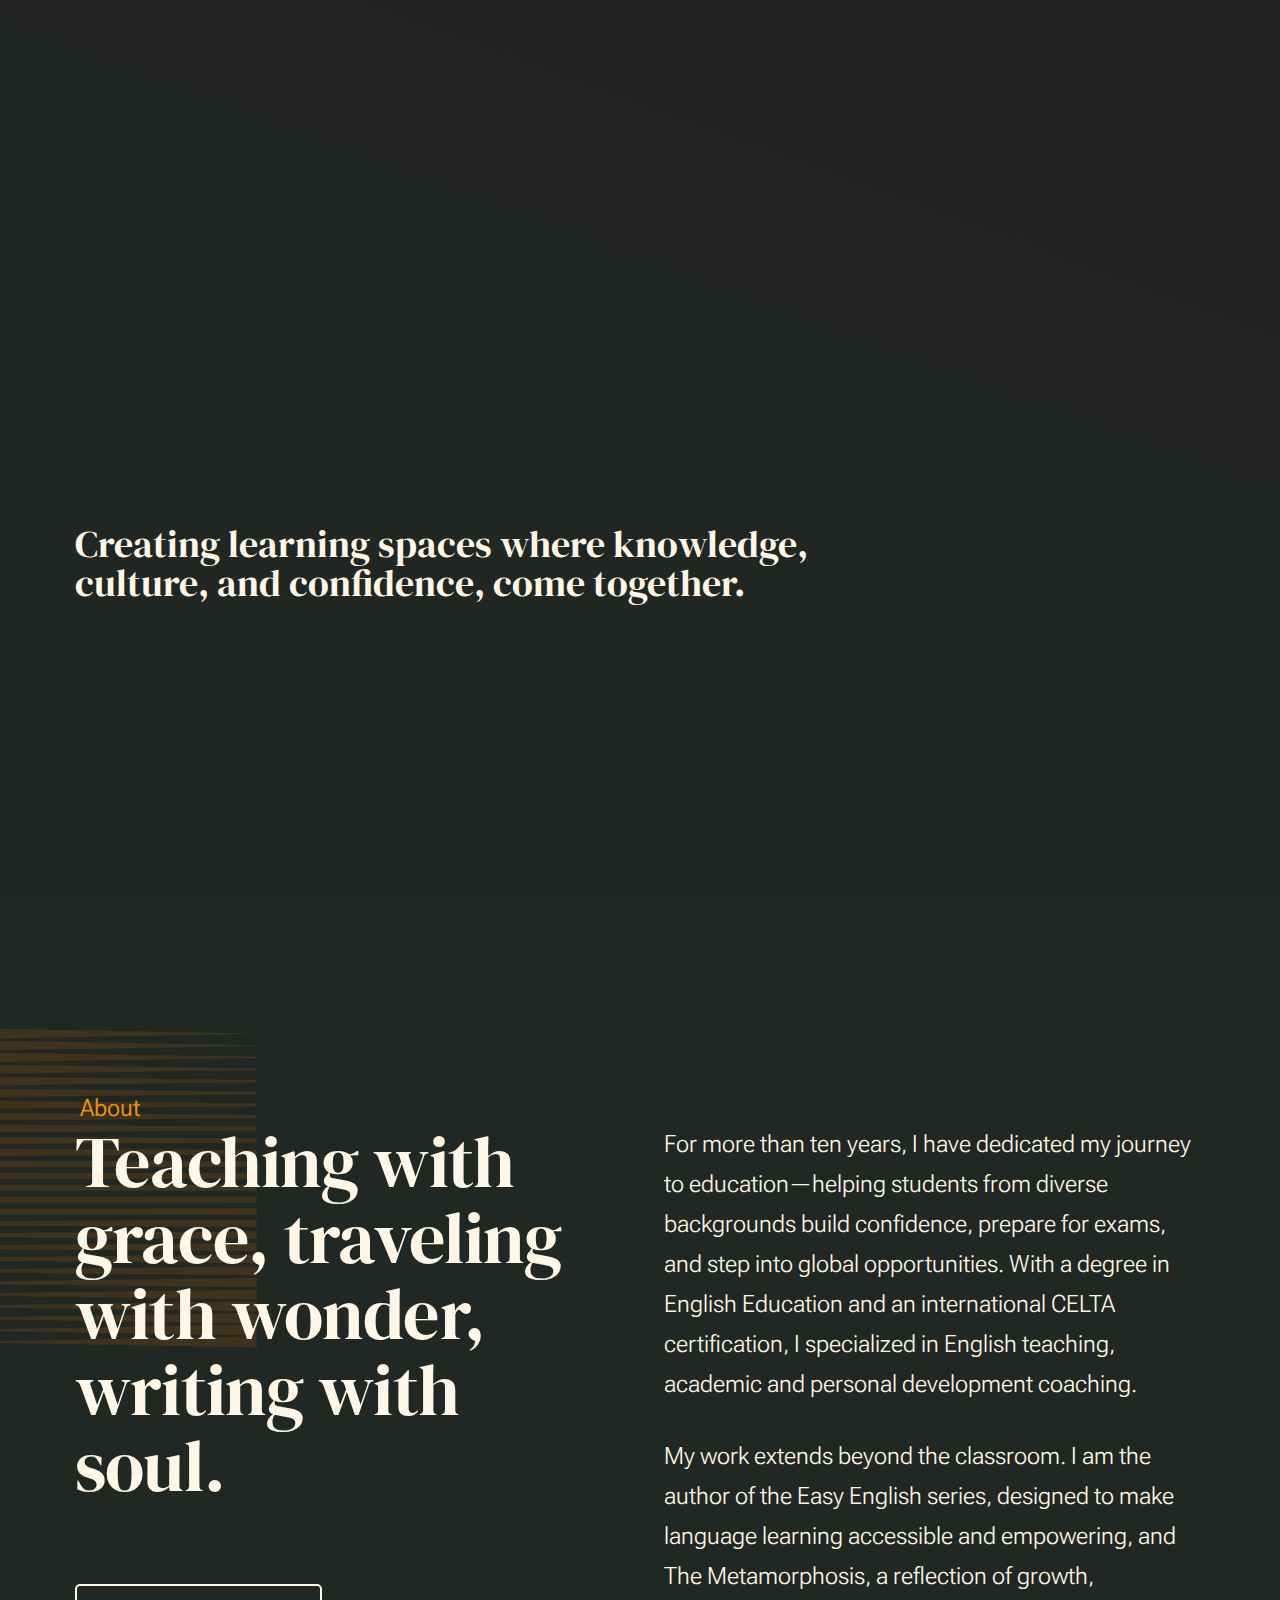
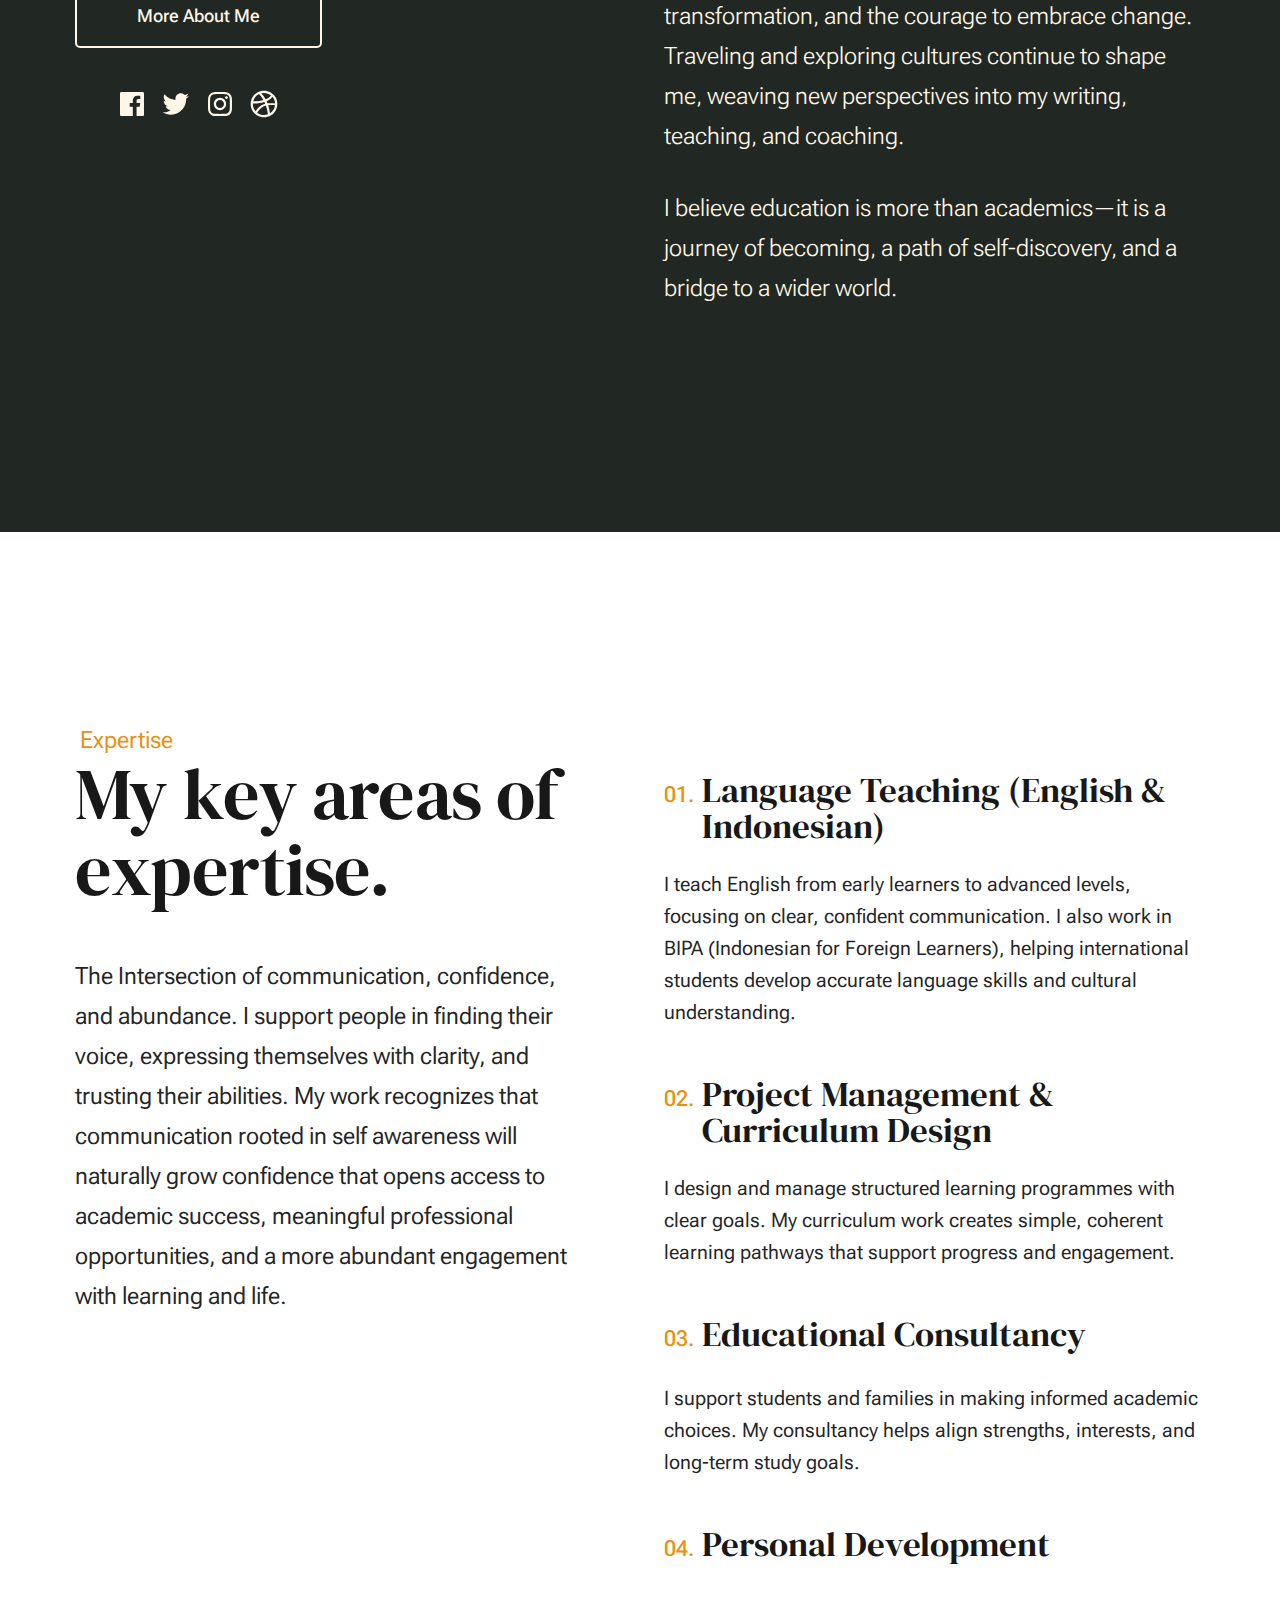
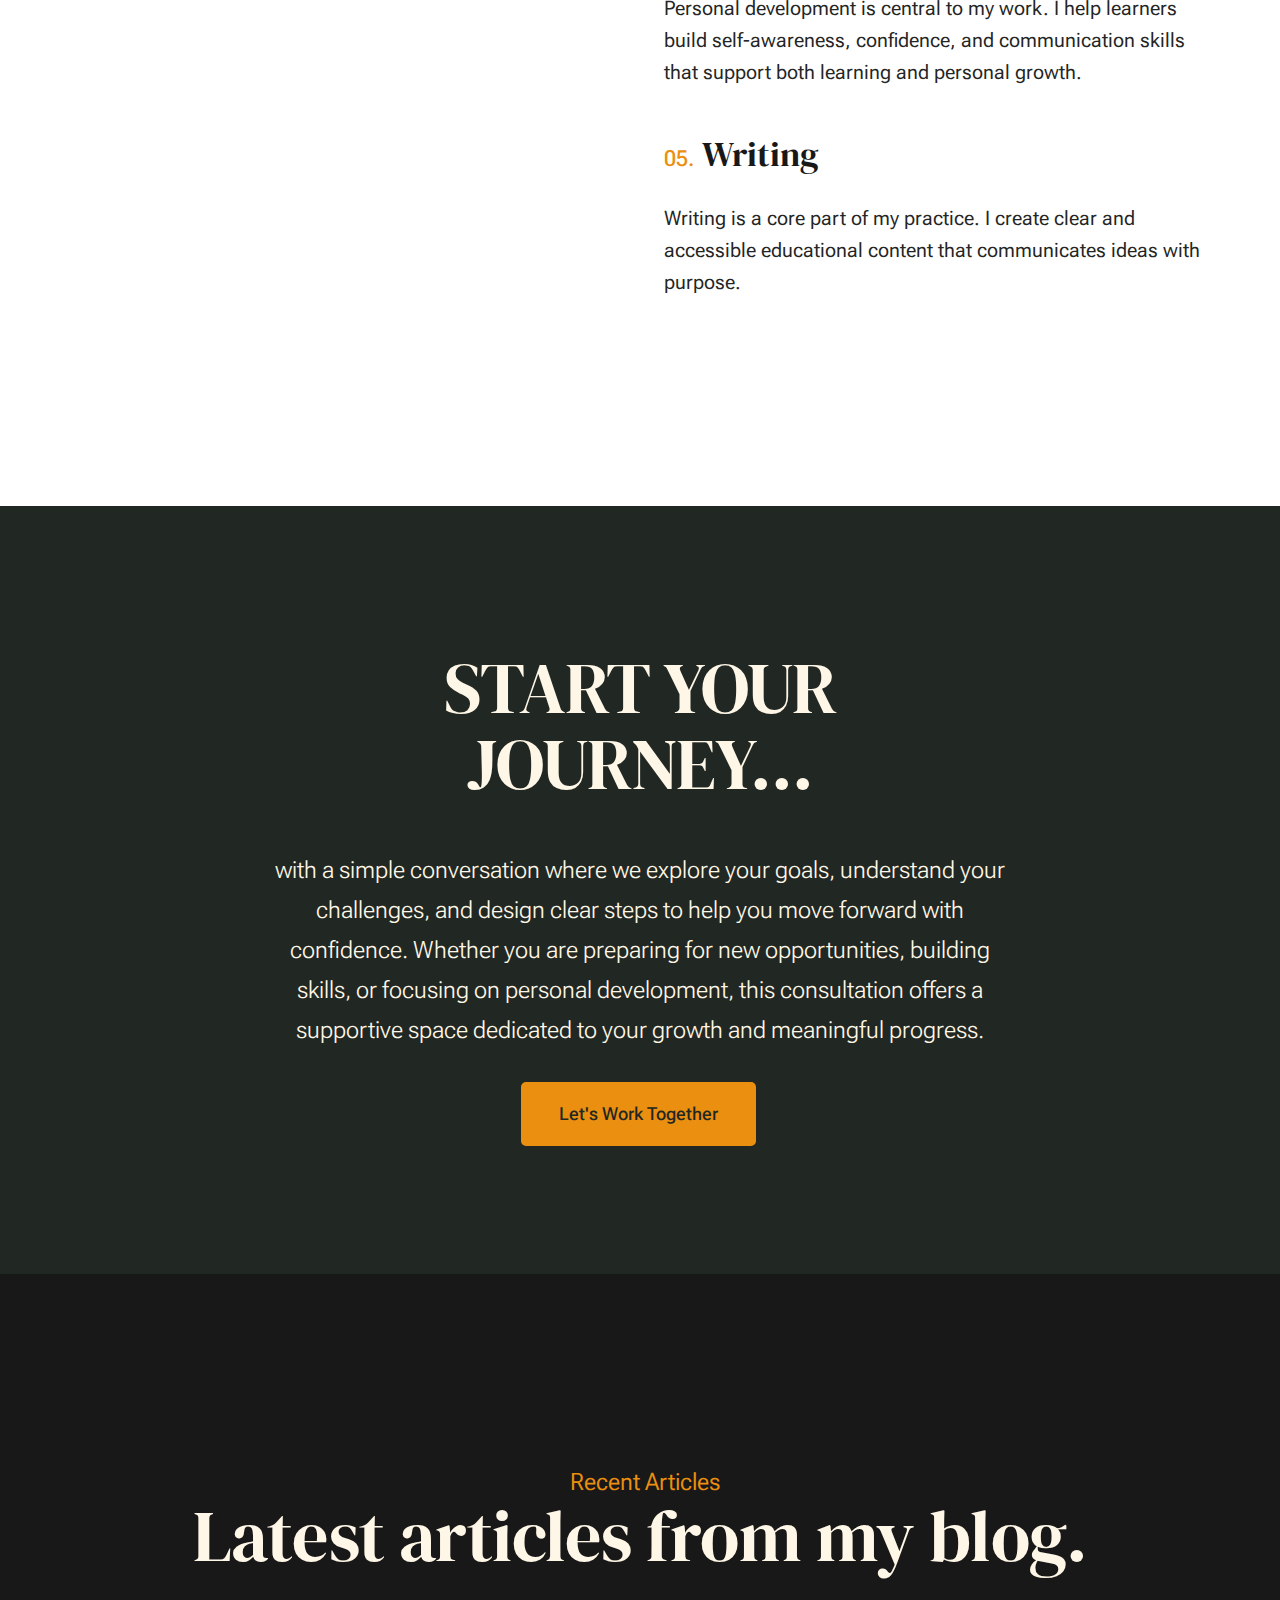
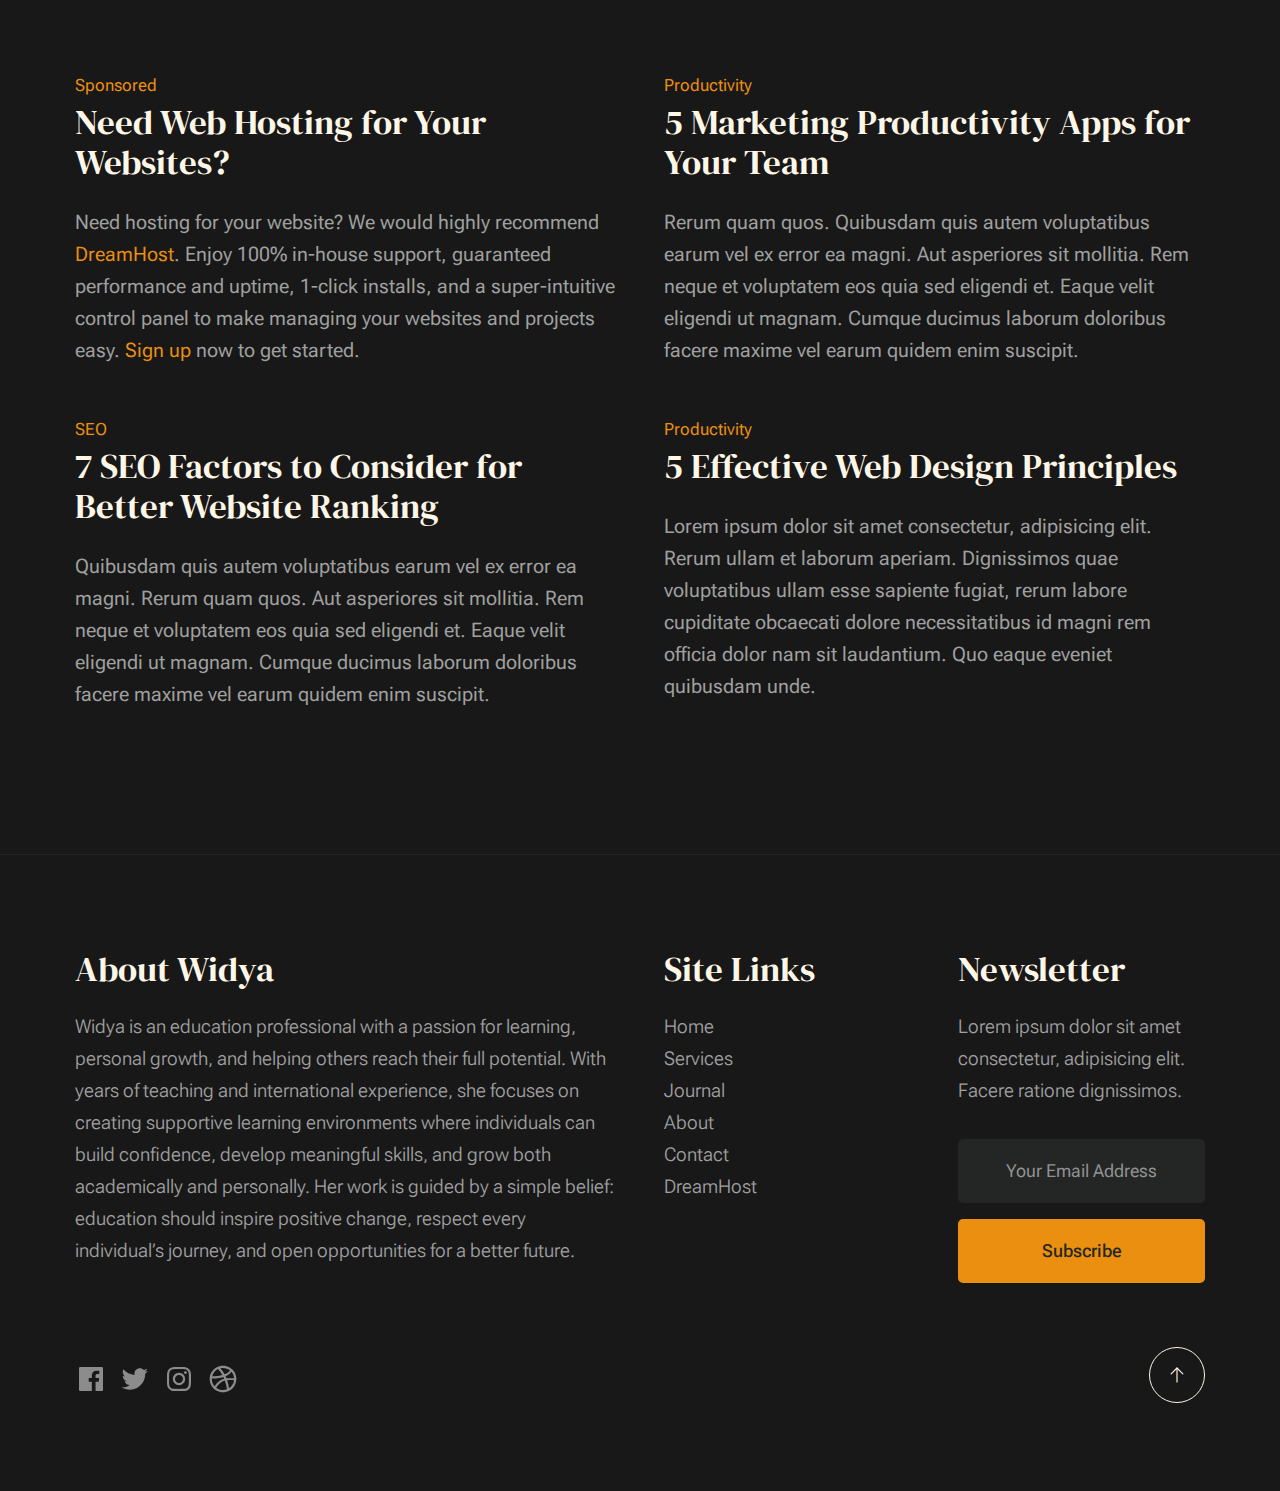
<file: index.html>
<!DOCTYPE html>
<html lang="en" class="no-js" >
<head>

    <!--- basic page needs
    ================================================== -->
    <meta charset="utf-8">
    <meta name="viewport" content="width=device-width, initial-scale=1">
    <title>Widya</title>

    <script>
        document.documentElement.classList.remove('no-js');
        document.documentElement.classList.add('js');
    </script>

    <!-- CSS
    ================================================== -->
    <link rel="stylesheet" href="css/vendor.css">
    <link rel="stylesheet" href="css/styles.css">

    <!-- favicons
    ================================================== -->
    <link rel="apple-touch-icon" sizes="180x180" href="apple-touch-icon.png">
    <link rel="icon" type="image/png" sizes="32x32" href="favicon-32x32.png">
    <link rel="icon" type="image/png" sizes="16x16" href="favicon-16x16.png">
    <link rel="manifest" href="site.webmanifest">

</head>


<body id="top">

    
    <!-- preloader
    ================================================== -->
    <div id="preloader">
        <div id="loader" class="dots-fade">
            <div></div>
            <div></div>
            <div></div>
        </div>
    </div>


    <!-- page wrap
    ================================================== -->
    <div id="page" class="s-pagewrap ss-home">


        <!-- # site header 
        ================================================== -->
        <header class="s-header">

            <div class="row s-header__inner width-sixteen-col">

                <div class="s-header__block">
                    <div class="s-header__logo">
                        <a class="logo" href="index.html">
                            <img src="images/logo.svg" alt="Homepage">
                        </a>
                    </div>

                    <a class="s-header__menu-toggle" href="#0"><span>Menu</span></a>
                </div> <!-- end s-header__block -->

                <nav class="s-header__nav">
    
                    <ul class="s-header__menu-links">
                        <li><a href="about.html">About</a></li>
                        <li><a href="services.html">Services</a></li>
                        <li><a href="blog.html">Journal</a></li>
                        <li><a href="contact.html">Contact</a></li>
                    </ul> <!-- s-header__menu-links -->

                    <div class="s-header__contact">
                        <a href="contact.html" class="btn btn--primary s-header__contact-btn">Let's Work Together</a>                        
                    </div> <!-- s-header__contact -->
    
                </nav> <!-- end s-header__nav -->

            </div> <!-- end s-header__inner -->

        </header> <!-- end s-header -->


        <!-- # site main content
        ================================================== -->
        <section id="content" class="s-content">

            <!-- intro
            ----------------------------------------------- -->
            <section id="intro" class="s-intro">

                <div class="row s-intro__content width-sixteen-col">

                    <div class="column lg-12 s-intro__content-inner grid-block">
                        
                        <div class="s-intro__content-text">
                            <div class="s-intro__content-pretitle text-pretitle">Hello, I'm Widya</div>
                            <h3 class="s-intro__content-title">
                            Educator, Writer and Traveller </h3><h3 class="s-intro__content-title-small"> Creating learning spaces where knowledge, culture, and confidence, come together.</h3><br>
                        </div> <!-- s-intro__content-text -->

                        <div class="s-intro__content-media"> 
                            <div class="s-intro__content-media-inner">                               
                                <img src="images/intro-bg.jpg" srcset="images/intro-bg.jpg 1x, images/intro-bg@2x.jpg 2x" alt="">
                                <div class="lines">                               
                                    <span></span>                                  
                                </div>
                            </div>
                        </div> <!-- s-intro__content-media -->                      

                        <div class="s-intro__scroll-down">
                            <a href="#about" class="smoothscroll">
                                <div class="scroll-icon">
                                    <svg xmlns="http://www.w3.org/2000/svg" viewBox="0 0 24 24" width="36" height="36" fill="none" stroke="#97b34a" stroke-width="1" stroke-linecap="round" stroke-linejoin="round">&lt;!--!  Atomicons Free 1.00 by @atisalab License - https://atomicons.com/license/ (Icons: CC BY 4.0) Copyright 2021 Atomicons --&gt;<polyline points="7 13 12 18 17 13"></polyline><line x1="12" y1="18" x2="12" y2="6"></line></svg>
                                </div>
                                <span>Scroll for more</span>
                            </a>
                        </div> <!-- s-intro__scroll-down -->
                        
                    </div> <!-- s-intro__content-inner -->

                </div> <!-- s-intro__content -->

            </section> <!-- end s-intro -->

            <!-- about
            ----------------------------------------------- -->
            <section id="about" class="s-about target-section">

                <div class="row s-about__content width-sixteen-col">
                    <div class="column grid-block grid-section-split">

                        <img src="images/geometric_shape.svg" alt="" class="s-about__content-imgbg">

                        <div class="section-header grid-section-split__header">
                            <div class="text-pretitle">About</div>                           
                            <h1 class="text-display-title">
                            Teaching with grace, traveling with wonder, writing with soul.
                            </h1>                           
                        </div> <!-- end section-header -->

                        <div class="s-about__content-main grid-section-split__primary">
                            <p class="attention-getter">
                            For more than ten years, I have dedicated my journey to education—helping
                             students from diverse backgrounds build confidence,
                             prepare for exams, and step into global opportunities.
                            With a degree in English Education and an international CELTA certification, I specialized in English teaching, academic and personal development coaching.
                            </p>

                            <p class="attention-getter">
                            My work extends beyond the classroom. I am the author of the Easy English series, designed to make language learning accessible and empowering,
                             and The Metamorphosis, a reflection of growth, transformation, and the courage to embrace change. 
                            Traveling and exploring cultures continue to shape me, weaving new perspectives into my writing, teaching, and coaching.
                            </p>

                            <p class="attention-getter">
                            I believe education is more than academics—it is a journey of becoming, a path of self-discovery, and a bridge to a wider world.
                            </p>
                        </div> <!-- end s-about__content-main -->

                        <div class="s-about__content-btn grid-section-split__bottom">
                            <a href="about.html" class="btn btn--stroke u-fullwidth">More About Me</a>

                            <ul class="s-about__social social-list">
                                <li>
                                    <a href="#0">
                                        <svg xmlns="http://www.w3.org/2000/svg" width="24" height="24" viewBox="0 0 24 24" style="fill:rgba(0, 0, 0, 1);transform:-ms-filter"><path d="M20,3H4C3.447,3,3,3.448,3,4v16c0,0.552,0.447,1,1,1h8.615v-6.96h-2.338v-2.725h2.338v-2c0-2.325,1.42-3.592,3.5-3.592 c0.699-0.002,1.399,0.034,2.095,0.107v2.42h-1.435c-1.128,0-1.348,0.538-1.348,1.325v1.735h2.697l-0.35,2.725h-2.348V21H20 c0.553,0,1-0.448,1-1V4C21,3.448,20.553,3,20,3z"></path></svg>
                                        <span class="u-screen-reader-text">Facebook</span>
                                    </a>
                                </li>
                                <li>
                                    <a href="#0">
                                        <svg xmlns="http://www.w3.org/2000/svg" width="24" height="24" viewBox="0 0 24 24" style="fill:rgba(0, 0, 0, 1);transform:-ms-filter"><path d="M19.633,7.997c0.013,0.175,0.013,0.349,0.013,0.523c0,5.325-4.053,11.461-11.46,11.461c-2.282,0-4.402-0.661-6.186-1.809 c0.324,0.037,0.636,0.05,0.973,0.05c1.883,0,3.616-0.636,5.001-1.721c-1.771-0.037-3.255-1.197-3.767-2.793 c0.249,0.037,0.499,0.062,0.761,0.062c0.361,0,0.724-0.05,1.061-0.137c-1.847-0.374-3.23-1.995-3.23-3.953v-0.05 c0.537,0.299,1.16,0.486,1.82,0.511C3.534,9.419,2.823,8.184,2.823,6.787c0-0.748,0.199-1.434,0.548-2.032 c1.983,2.443,4.964,4.04,8.306,4.215c-0.062-0.3-0.1-0.611-0.1-0.923c0-2.22,1.796-4.028,4.028-4.028 c1.16,0,2.207,0.486,2.943,1.272c0.91-0.175,1.782-0.512,2.556-0.973c-0.299,0.935-0.936,1.721-1.771,2.22 c0.811-0.088,1.597-0.312,2.319-0.624C21.104,6.712,20.419,7.423,19.633,7.997z"></path></svg>
                                        <span class="u-screen-reader-text">Twitter</span>
                                    </a>
                                </li>
                                <li>
                                    <a href="#0">
                                        <svg xmlns="http://www.w3.org/2000/svg" width="24" height="24" viewBox="0 0 24 24" style="fill:rgba(0, 0, 0, 1);transform:-ms-filter"><path d="M11.999,7.377c-2.554,0-4.623,2.07-4.623,4.623c0,2.554,2.069,4.624,4.623,4.624c2.552,0,4.623-2.07,4.623-4.624 C16.622,9.447,14.551,7.377,11.999,7.377L11.999,7.377z M11.999,15.004c-1.659,0-3.004-1.345-3.004-3.003 c0-1.659,1.345-3.003,3.004-3.003s3.002,1.344,3.002,3.003C15.001,13.659,13.658,15.004,11.999,15.004L11.999,15.004z"></path><circle cx="16.806" cy="7.207" r="1.078"></circle><path d="M20.533,6.111c-0.469-1.209-1.424-2.165-2.633-2.632c-0.699-0.263-1.438-0.404-2.186-0.42 c-0.963-0.042-1.268-0.054-3.71-0.054s-2.755,0-3.71,0.054C7.548,3.074,6.809,3.215,6.11,3.479C4.9,3.946,3.945,4.902,3.477,6.111 c-0.263,0.7-0.404,1.438-0.419,2.186c-0.043,0.962-0.056,1.267-0.056,3.71c0,2.442,0,2.753,0.056,3.71 c0.015,0.748,0.156,1.486,0.419,2.187c0.469,1.208,1.424,2.164,2.634,2.632c0.696,0.272,1.435,0.426,2.185,0.45 c0.963,0.042,1.268,0.055,3.71,0.055s2.755,0,3.71-0.055c0.747-0.015,1.486-0.157,2.186-0.419c1.209-0.469,2.164-1.424,2.633-2.633 c0.263-0.7,0.404-1.438,0.419-2.186c0.043-0.962,0.056-1.267,0.056-3.71s0-2.753-0.056-3.71C20.941,7.57,20.801,6.819,20.533,6.111z M19.315,15.643c-0.007,0.576-0.111,1.147-0.311,1.688c-0.305,0.787-0.926,1.409-1.712,1.711c-0.535,0.199-1.099,0.303-1.67,0.311 c-0.95,0.044-1.218,0.055-3.654,0.055c-2.438,0-2.687,0-3.655-0.055c-0.569-0.007-1.135-0.112-1.669-0.311 c-0.789-0.301-1.414-0.923-1.719-1.711c-0.196-0.534-0.302-1.099-0.311-1.669c-0.043-0.95-0.053-1.218-0.053-3.654 c0-2.437,0-2.686,0.053-3.655c0.007-0.576,0.111-1.146,0.311-1.687c0.305-0.789,0.93-1.41,1.719-1.712 c0.534-0.198,1.1-0.303,1.669-0.311c0.951-0.043,1.218-0.055,3.655-0.055c2.437,0,2.687,0,3.654,0.055 c0.571,0.007,1.135,0.112,1.67,0.311c0.786,0.303,1.407,0.925,1.712,1.712c0.196,0.534,0.302,1.099,0.311,1.669 c0.043,0.951,0.054,1.218,0.054,3.655c0,2.436,0,2.698-0.043,3.654H19.315z"></path></svg>
                                        <span class="u-screen-reader-text">Instagram</span>
                                    </a>
                                </li>
                                <li>
                                    <a href="#0">
                                        <svg xmlns="http://www.w3.org/2000/svg" width="24" height="24" viewBox="0 0 24 24" style="fill: rgba(0, 0, 0, 1);transform: msFilter"><path d="M20.66 6.98a9.932 9.932 0 0 0-3.641-3.64C15.486 2.447 13.813 2 12 2s-3.486.447-5.02 1.34c-1.533.893-2.747 2.107-3.64 3.64S2 10.187 2 12s.446 3.487 1.34 5.02a9.924 9.924 0 0 0 3.641 3.64C8.514 21.553 10.187 22 12 22s3.486-.447 5.02-1.34a9.932 9.932 0 0 0 3.641-3.64C21.554 15.487 22 13.813 22 12s-.446-3.487-1.34-5.02zM12 3.66c2 0 3.772.64 5.32 1.919-.92 1.174-2.286 2.14-4.1 2.9-1.002-1.813-2.088-3.327-3.261-4.54A7.715 7.715 0 0 1 12 3.66zM5.51 6.8a8.116 8.116 0 0 1 2.711-2.22c1.212 1.201 2.325 2.7 3.34 4.5-2 .6-4.114.9-6.341.9-.573 0-1.006-.013-1.3-.04A8.549 8.549 0 0 1 5.51 6.8zM3.66 12c0-.054.003-.12.01-.2.007-.08.01-.146.01-.2.254.014.641.02 1.161.02 2.666 0 5.146-.367 7.439-1.1.187.373.381.793.58 1.26-1.32.293-2.674 1.006-4.061 2.14S6.4 16.247 5.76 17.5c-1.4-1.587-2.1-3.42-2.1-5.5zM12 20.34c-1.894 0-3.594-.587-5.101-1.759.601-1.187 1.524-2.322 2.771-3.401 1.246-1.08 2.483-1.753 3.71-2.02a29.441 29.441 0 0 1 1.56 6.62 8.166 8.166 0 0 1-2.94.56zm7.08-3.96a8.351 8.351 0 0 1-2.58 2.621c-.24-2.08-.7-4.107-1.379-6.081.932-.066 1.765-.1 2.5-.1.799 0 1.686.034 2.659.1a8.098 8.098 0 0 1-1.2 3.46zm-1.24-5c-1.16 0-2.233.047-3.22.14a27.053 27.053 0 0 0-.68-1.62c2.066-.906 3.532-2.006 4.399-3.3 1.2 1.414 1.854 3.027 1.96 4.84-.812-.04-1.632-.06-2.459-.06z"></path></svg>
                                        <span class="u-screen-reader-text">Dribbble</span>
                                    </a>
                                </li>
                            </ul> <!-- end s-footer__social -->
                        </div> <!-- end s-about__content-btn -->
                    
                    </div> <!-- content-inner -->
                </div>
                
            </section> <!-- end s-about -->

            <!-- expertise
            ----------------------------------------------- -->
            <section id="expertise" class="s-expertise">

                <div class="row s-expertise__content width-sixteen-col">
                    <div class="column xl-12 grid-block grid-section-split">

                        <div class="section-header grid-section-split__header">
                            <div class="text-pretitle">Expertise</div>                           
                            <h2 class="text-display-title">
                            My key areas of expertise.
                            </h2>     
                            
                            <p class="lead">
                            The Intersection of communication, confidence, and abundance. I support people in finding their voice, expressing themselves with clarity, and trusting their abilities. My work recognizes that communication rooted in self awareness will naturally grow confidence that opens access to academic success, meaningful professional opportunities, and a more abundant engagement with learning and life.
                            </p>
                        </div> <!-- end section-header -->

                        <div class="s-expertise__content-main grid-section-split__primary">

                            <div class="grid-list-items list-items show-ctr">
                                <div class="grid-list-items__item list-items__item">
                                    <div class="grid-list-items__title list-items__item-header">
                                        <h3 class="list-items__item-title">Language Teaching (English & Indonesian)</h3>
                                    </div>
                                    <div class="grid-list-items__text list-items__item-text">
                                        <p>
                                        I teach English from early learners to advanced levels, focusing on clear, confident communication. 
                                        I also work in BIPA (Indonesian for Foreign Learners), 
                                        helping international students develop accurate language skills and cultural understanding.
                                        </p>
                                    </div>
                                </div> <!-- list-item -->
                                <div class="grid-list-items__item list-items__item">
                                    <div class="grid-list-items__title list-items__item-header">
                                        <h3 class="list-items__item-title">⁠Project Management & Curriculum Design</h3>
                                    </div>
                                    <div class="grid-list-items__text list-items__item-text">
                                        <p>
                                        I design and manage structured learning programmes with clear goals. 
                                        My curriculum work creates simple, 
                                        coherent learning pathways that support progress and engagement.
                                        </p>
                                    </div>
                                </div> <!-- list-expertise__item -->
                                <div class="grid-list-items__item list-items__item">
                                    <div class="grid-list-items__title list-items__item-header">
                                        <h3 class="list-items__item-title">Educational Consultancy</h3>
                                    </div>
                                    <div class="grid-list-items__text list-items__item-text">
                                        <p>
                                        I support students and families in making informed academic choices. 
                                        My consultancy helps align strengths, interests, and long-term study goals.
                                        </p>
                                    </div>
                                </div> <!-- list-expertise__item -->
                                <div class="grid-list-items__item list-items__item">
                                    <div class="grid-list-items__title list-items__item-header">
                                        <h3 class="list-items__item-title">⁠Personal Development</h3>
                                    </div>
                                    <div class="grid-list-items__text list-items__item-text">
                                        <p>
                                        Personal development is central to my work. I help learners build self-awareness, confidence, 
                                        and communication skills that support both learning and personal growth.
                                        </p>
                                    </div>
                                </div> <!-- list-expertise__item -->
                                <div class="grid-list-items__item list-items__item">
                                    <div class="grid-list-items__title list-items__item-header">
                                        <h3 class="list-items__item-title">Writing</h3>
                                    </div>
                                    <div class="grid-list-items__text list-items__item-text">
                                        <p>
                                        Writing is a core part of my practice. 
                                        I create clear and accessible educational content that communicates ideas with purpose.
                                        </p>
                                    </div>
                                </div> <!-- list-expertise__item -->

                            </div> <!-- grid-list-items -->
                        </div> <!-- end s-expertise__content-main -->

                      <!-- <div class="s-expertise__content-btn grid-section-split__bottom">
                            <a href="services.html" class="btn btn--stroke u-fullwidth">View All Services</a>
                        </div>  end s-about__content-btn  (catatan buat button view all service)--> 

                    </div> <!-- end grid-block-->
                </div> <!-- end s-expertise__content -->

            </section> <!-- end s-expertise -->

            
        <!-- # cta
        ================================================== -->
        <section id="cta" class="s-cta">

            <div class="row row-x-center text-center">
                <div class="column xl-8 lg-12">

                    <div class="s-cta__content">
                        <h2 class="text-display-title">
                        START YOUR JOURNEY...
                        </h2>
                        <p class="lead">
                        with a simple conversation where we explore your goals, understand your challenges, 
                        and design clear steps to help you move forward with confidence. Whether you are preparing for new opportunities, building skills, 
                        or focusing on personal development, this consultation offers a supportive space dedicated to your growth and meaningful progress.
                        </p>
                        <a href="contact.html" class="btn btn--primary">Let's Work Together</a>
                    </div>

                </div>
            </div>

        </section> <!-- end s-cta -->

        <!-- # journal
        ================================================== -->
        <section id="journal" class="s-journal">

            <div class="row s-journal__content width-sixteen-col">
                <div class="column xl-12 grid-block">

                    <div class="grid-full section-header text-center">
                        <div class="text-pretitle">Recent Articles</div>                           
                        <h2 class="text-display-title">
                        Latest articles from my blog.
                        </h2>  
                    </div> <!-- end section-header --> 

                    <div class="grid-full s-journal__content-main grid-list-items">

                        <div class="grid-list-items__item blog-card">
                            <div class="blog-card__header">
                                <div class="blog-card__cat-links">
                                    <a href="https://www.dreamhost.com/r.cgi?287326">Sponsored</a>
                                </div>
                                <h3 class="blog-card__title"><a href="https://www.dreamhost.com/r.cgi?287326">Need Web Hosting for Your Websites?</a></h3>
                            </div>
                            <div class="blog-card__text">
                                <p>
                                Need hosting for your website? We would highly recommend <a href="https://www.dreamhost.com/r.cgi?287326">DreamHost</a>.
                                Enjoy 100% in-house support, guaranteed performance and uptime, 1-click installs, and a super-intuitive control 
                                panel to make managing your websites and projects easy. <a href="https://www.dreamhost.com/r.cgi?287326">Sign up</a> now to get started.
                                </p>
                            </div>
                        </div> <!-- end blog-card -->
                        <div class="grid-list-items__item blog-card">
                            <div class="blog-card__header">
                                <div class="blog-card__cat-links">
                                    <a href="blog.html">Productivity</a>
                                </div>
                                <h3 class="blog-card__title"><a href="single.html">5 Marketing Productivity Apps for Your Team</a></h3>
                            </div>
                            <div class="blog-card__text">
                                <p>
                                Rerum quam quos. Quibusdam quis autem voluptatibus earum vel ex error ea magni. Aut asperiores 
                                sit mollitia. Rem neque et voluptatem eos quia sed eligendi et. Eaque velit eligendi ut 
                                magnam. Cumque ducimus laborum doloribus facere maxime vel earum quidem enim suscipit.
                                </p>
                            </div>
                        </div> <!-- end blog-card -->
                        <div class="grid-list-items__item blog-card">
                            <div class="blog-card__header">
                                <div class="blog-card__cat-links">
                                    <a href="blog.html">SEO</a>
                                </div>
                                <h3 class="blog-card__title"><a href="single.html">7 SEO Factors to Consider for Better Website Ranking</a></h3>
                            </div>
                            <div class="blog-card__text">
                                <p>
                                Quibusdam quis autem voluptatibus earum vel ex error ea magni. Rerum quam quos. Aut asperiores 
                                sit mollitia. Rem neque et voluptatem eos quia sed eligendi et. Eaque velit eligendi ut 
                                magnam. Cumque ducimus laborum doloribus facere maxime vel earum quidem enim suscipit.
                                </p>
                            </div>
                        </div> <!-- end blog card -->
                        <div class="grid-list-items__item blog-card">
                            <div class="blog-card__header">
                                <div class="blog-card__cat-links">
                                    <a href="blog.html">Productivity</a>
                                </div>
                                <h3 class="blog-card__title"><a href="single.html">5 Effective Web Design Principles</a></h3>
                            </div>
                            <div class="blog-card__text">
                                <p>
                                Lorem ipsum dolor sit amet consectetur, adipisicing elit. Rerum ullam et laborum aperiam. 
                                Dignissimos quae voluptatibus ullam esse sapiente fugiat, rerum labore cupiditate obcaecati 
                                dolore necessitatibus id magni rem officia dolor nam sit laudantium. Quo eaque eveniet quibusdam unde. 
                                </p>
                            </div>
                        </div> <!-- end blog-card -->

                    </div> <!-- end grid-list-items -->

                </div> <!-- end grid-block-->
            </div> <!-- end s-journal__content -->

        </section> <!-- end s-journal -->


        <!-- # footer 
        ================================================== -->
        <footer class="s-footer">
            <div class="row s-footer__content">
                <div class="column xl-6 lg-6 md-12 s-footer__block s-footer__about">                    
                    <h3>About Widya</h3>
                    <p>
                    Widya is an education professional with a passion for learning, personal growth, and helping others reach their full potential. 
                    With years of teaching and international experience, she focuses on creating supportive learning environments where individuals can build confidence, develop meaningful skills, and grow both academically and personally. 
                    Her work is guided by a simple belief: education should inspire positive change, respect every individual’s journey, and open opportunities for a better future.
                    </p>               
                </div>                
                <div class="column xl-3 lg-6 md-12 s-footer__block s-footer__site-links">
                    <h3>Site Links</h3>
                    <ul class="link-list">
                        <li><a href="index.html">Home</a></li>
                        <li><a href="services.html">Services</a></li>
                        <li><a href="blog.html">Journal</a></li>
                        <li><a href="about.html">About</a></li>
                        <li><a href="contact.html">Contact</a></li>
                        <li><a href="https://www.dreamhost.com/r.cgi?287326">DreamHost</a></li>
                    </ul>
                </div>
                <div class="column xl-3 lg-6 md-12 tab-12 s-footer__block s-footer__newsletter">
                    <h3>Newsletter</h3>

                    <p>
                    Lorem ipsum dolor sit amet consectetur, adipisicing elit. Facere ratione dignissimos.
                    </p>

                    <div class="subscribe-form">
                        <form id="mc-form" class="mc-form">
                            <input type="email" name="EMAIL" id="mce-EMAIL" class="u-fullwidth text-center" placeholder="Your Email Address" title="The domain portion of the email address is invalid (the portion after the @)." pattern="^([^\x00-\x20\x22\x28\x29\x2c\x2e\x3a-\x3c\x3e\x40\x5b-\x5d\x7f-\xff]+|\x22([^\x0d\x22\x5c\x80-\xff]|\x5c[\x00-\x7f])*\x22)(\x2e([^\x00-\x20\x22\x28\x29\x2c\x2e\x3a-\x3c\x3e\x40\x5b-\x5d\x7f-\xff]+|\x22([^\x0d\x22\x5c\x80-\xff]|\x5c[\x00-\x7f])*\x22))*\x40([^\x00-\x20\x22\x28\x29\x2c\x2e\x3a-\x3c\x3e\x40\x5b-\x5d\x7f-\xff]+|\x5b([^\x0d\x5b-\x5d\x80-\xff]|\x5c[\x00-\x7f])*\x5d)(\x2e([^\x00-\x20\x22\x28\x29\x2c\x2e\x3a-\x3c\x3e\x40\x5b-\x5d\x7f-\xff]+|\x5b([^\x0d\x5b-\x5d\x80-\xff]|\x5c[\x00-\x7f])*\x5d))*(\.\w{2,})+$" required>
                            <input type="submit" name="subscribe" value="Subscribe" class="btn btn--primary btn--small u-fullwidth">
                            <!-- <div style="position: absolute; left: -5000px;" aria-hidden="true"><input type="text" name="b_cdb7b577e41181934ed6a6a44_9a91cfe7b3" tabindex="-1" value=""></div> -->
                            <div class="mc-status"></div>
                        </form>
                    </div>
                </div>
            </div>    
            
            <div class="row s-footer__bottom">
                <div class="column xl-6 lg-12">
                    <ul class="s-footer__social social-list">
                        <li>
                            <a href="#0">
                                <svg xmlns="http://www.w3.org/2000/svg" width="24" height="24" viewBox="0 0 24 24" style="fill:rgba(0, 0, 0, 1);transform:-ms-filter"><path d="M20,3H4C3.447,3,3,3.448,3,4v16c0,0.552,0.447,1,1,1h8.615v-6.96h-2.338v-2.725h2.338v-2c0-2.325,1.42-3.592,3.5-3.592 c0.699-0.002,1.399,0.034,2.095,0.107v2.42h-1.435c-1.128,0-1.348,0.538-1.348,1.325v1.735h2.697l-0.35,2.725h-2.348V21H20 c0.553,0,1-0.448,1-1V4C21,3.448,20.553,3,20,3z"></path></svg>
                                <span class="u-screen-reader-text">Facebook</span>
                            </a>
                        </li>
                        <li>
                            <a href="#0">
                                <svg xmlns="http://www.w3.org/2000/svg" width="24" height="24" viewBox="0 0 24 24" style="fill:rgba(0, 0, 0, 1);transform:-ms-filter"><path d="M19.633,7.997c0.013,0.175,0.013,0.349,0.013,0.523c0,5.325-4.053,11.461-11.46,11.461c-2.282,0-4.402-0.661-6.186-1.809 c0.324,0.037,0.636,0.05,0.973,0.05c1.883,0,3.616-0.636,5.001-1.721c-1.771-0.037-3.255-1.197-3.767-2.793 c0.249,0.037,0.499,0.062,0.761,0.062c0.361,0,0.724-0.05,1.061-0.137c-1.847-0.374-3.23-1.995-3.23-3.953v-0.05 c0.537,0.299,1.16,0.486,1.82,0.511C3.534,9.419,2.823,8.184,2.823,6.787c0-0.748,0.199-1.434,0.548-2.032 c1.983,2.443,4.964,4.04,8.306,4.215c-0.062-0.3-0.1-0.611-0.1-0.923c0-2.22,1.796-4.028,4.028-4.028 c1.16,0,2.207,0.486,2.943,1.272c0.91-0.175,1.782-0.512,2.556-0.973c-0.299,0.935-0.936,1.721-1.771,2.22 c0.811-0.088,1.597-0.312,2.319-0.624C21.104,6.712,20.419,7.423,19.633,7.997z"></path></svg>
                                <span class="u-screen-reader-text">Twitter</span>
                            </a>
                        </li>
                        <li>
                            <a href="#0">
                                <svg xmlns="http://www.w3.org/2000/svg" width="24" height="24" viewBox="0 0 24 24" style="fill:rgba(0, 0, 0, 1);transform:-ms-filter"><path d="M11.999,7.377c-2.554,0-4.623,2.07-4.623,4.623c0,2.554,2.069,4.624,4.623,4.624c2.552,0,4.623-2.07,4.623-4.624 C16.622,9.447,14.551,7.377,11.999,7.377L11.999,7.377z M11.999,15.004c-1.659,0-3.004-1.345-3.004-3.003 c0-1.659,1.345-3.003,3.004-3.003s3.002,1.344,3.002,3.003C15.001,13.659,13.658,15.004,11.999,15.004L11.999,15.004z"></path><circle cx="16.806" cy="7.207" r="1.078"></circle><path d="M20.533,6.111c-0.469-1.209-1.424-2.165-2.633-2.632c-0.699-0.263-1.438-0.404-2.186-0.42 c-0.963-0.042-1.268-0.054-3.71-0.054s-2.755,0-3.71,0.054C7.548,3.074,6.809,3.215,6.11,3.479C4.9,3.946,3.945,4.902,3.477,6.111 c-0.263,0.7-0.404,1.438-0.419,2.186c-0.043,0.962-0.056,1.267-0.056,3.71c0,2.442,0,2.753,0.056,3.71 c0.015,0.748,0.156,1.486,0.419,2.187c0.469,1.208,1.424,2.164,2.634,2.632c0.696,0.272,1.435,0.426,2.185,0.45 c0.963,0.042,1.268,0.055,3.71,0.055s2.755,0,3.71-0.055c0.747-0.015,1.486-0.157,2.186-0.419c1.209-0.469,2.164-1.424,2.633-2.633 c0.263-0.7,0.404-1.438,0.419-2.186c0.043-0.962,0.056-1.267,0.056-3.71s0-2.753-0.056-3.71C20.941,7.57,20.801,6.819,20.533,6.111z M19.315,15.643c-0.007,0.576-0.111,1.147-0.311,1.688c-0.305,0.787-0.926,1.409-1.712,1.711c-0.535,0.199-1.099,0.303-1.67,0.311 c-0.95,0.044-1.218,0.055-3.654,0.055c-2.438,0-2.687,0-3.655-0.055c-0.569-0.007-1.135-0.112-1.669-0.311 c-0.789-0.301-1.414-0.923-1.719-1.711c-0.196-0.534-0.302-1.099-0.311-1.669c-0.043-0.95-0.053-1.218-0.053-3.654 c0-2.437,0-2.686,0.053-3.655c0.007-0.576,0.111-1.146,0.311-1.687c0.305-0.789,0.93-1.41,1.719-1.712 c0.534-0.198,1.1-0.303,1.669-0.311c0.951-0.043,1.218-0.055,3.655-0.055c2.437,0,2.687,0,3.654,0.055 c0.571,0.007,1.135,0.112,1.67,0.311c0.786,0.303,1.407,0.925,1.712,1.712c0.196,0.534,0.302,1.099,0.311,1.669 c0.043,0.951,0.054,1.218,0.054,3.655c0,2.436,0,2.698-0.043,3.654H19.315z"></path></svg>
                                <span class="u-screen-reader-text">Instagram</span>
                            </a>
                        </li>
                        <li>
                            <a href="#0">
                                <svg xmlns="http://www.w3.org/2000/svg" width="24" height="24" viewBox="0 0 24 24" style="fill: rgba(0, 0, 0, 1);transform: msFilter"><path d="M20.66 6.98a9.932 9.932 0 0 0-3.641-3.64C15.486 2.447 13.813 2 12 2s-3.486.447-5.02 1.34c-1.533.893-2.747 2.107-3.64 3.64S2 10.187 2 12s.446 3.487 1.34 5.02a9.924 9.924 0 0 0 3.641 3.64C8.514 21.553 10.187 22 12 22s3.486-.447 5.02-1.34a9.932 9.932 0 0 0 3.641-3.64C21.554 15.487 22 13.813 22 12s-.446-3.487-1.34-5.02zM12 3.66c2 0 3.772.64 5.32 1.919-.92 1.174-2.286 2.14-4.1 2.9-1.002-1.813-2.088-3.327-3.261-4.54A7.715 7.715 0 0 1 12 3.66zM5.51 6.8a8.116 8.116 0 0 1 2.711-2.22c1.212 1.201 2.325 2.7 3.34 4.5-2 .6-4.114.9-6.341.9-.573 0-1.006-.013-1.3-.04A8.549 8.549 0 0 1 5.51 6.8zM3.66 12c0-.054.003-.12.01-.2.007-.08.01-.146.01-.2.254.014.641.02 1.161.02 2.666 0 5.146-.367 7.439-1.1.187.373.381.793.58 1.26-1.32.293-2.674 1.006-4.061 2.14S6.4 16.247 5.76 17.5c-1.4-1.587-2.1-3.42-2.1-5.5zM12 20.34c-1.894 0-3.594-.587-5.101-1.759.601-1.187 1.524-2.322 2.771-3.401 1.246-1.08 2.483-1.753 3.71-2.02a29.441 29.441 0 0 1 1.56 6.62 8.166 8.166 0 0 1-2.94.56zm7.08-3.96a8.351 8.351 0 0 1-2.58 2.621c-.24-2.08-.7-4.107-1.379-6.081.932-.066 1.765-.1 2.5-.1.799 0 1.686.034 2.659.1a8.098 8.098 0 0 1-1.2 3.46zm-1.24-5c-1.16 0-2.233.047-3.22.14a27.053 27.053 0 0 0-.68-1.62c2.066-.906 3.532-2.006 4.399-3.3 1.2 1.414 1.854 3.027 1.96 4.84-.812-.04-1.632-.06-2.459-.06z"></path></svg>
                                <span class="u-screen-reader-text">Dribbble</span>
                            </a>
                        </li>
                    </ul> <!-- end s-footer__social -->
                </div>

                <div class="ss-go-top">
                    <a class="smoothscroll" title="Back to Top" href="#top">
                        <svg xmlns="http://www.w3.org/2000/svg" viewBox="0 0 24 24" width="36" height="36" fill="none" stroke="#ffffff" stroke-width="1" stroke-linecap="round" stroke-linejoin="round">&lt;!--!  Atomicons Free 1.00 by @atisalab License - https://atomicons.com/license/ (Icons: CC BY 4.0) Copyright 2021 Atomicons --&gt;<polyline points="17 11 12 6 7 11"></polyline><line x1="12" y1="18" x2="12" y2="6"></line></svg>
                    </a>
                </div> <!-- end ss-go-top -->
            </div>
            
        </footer> <!-- end s-footer -->

    </div> <!-- end page-wrap -->

    <!-- Java Script
    ================================================== -->
    <script src="js/plugins.js"></script>
    <script src="js/main.js"></script>

</body>
</html>
</file>
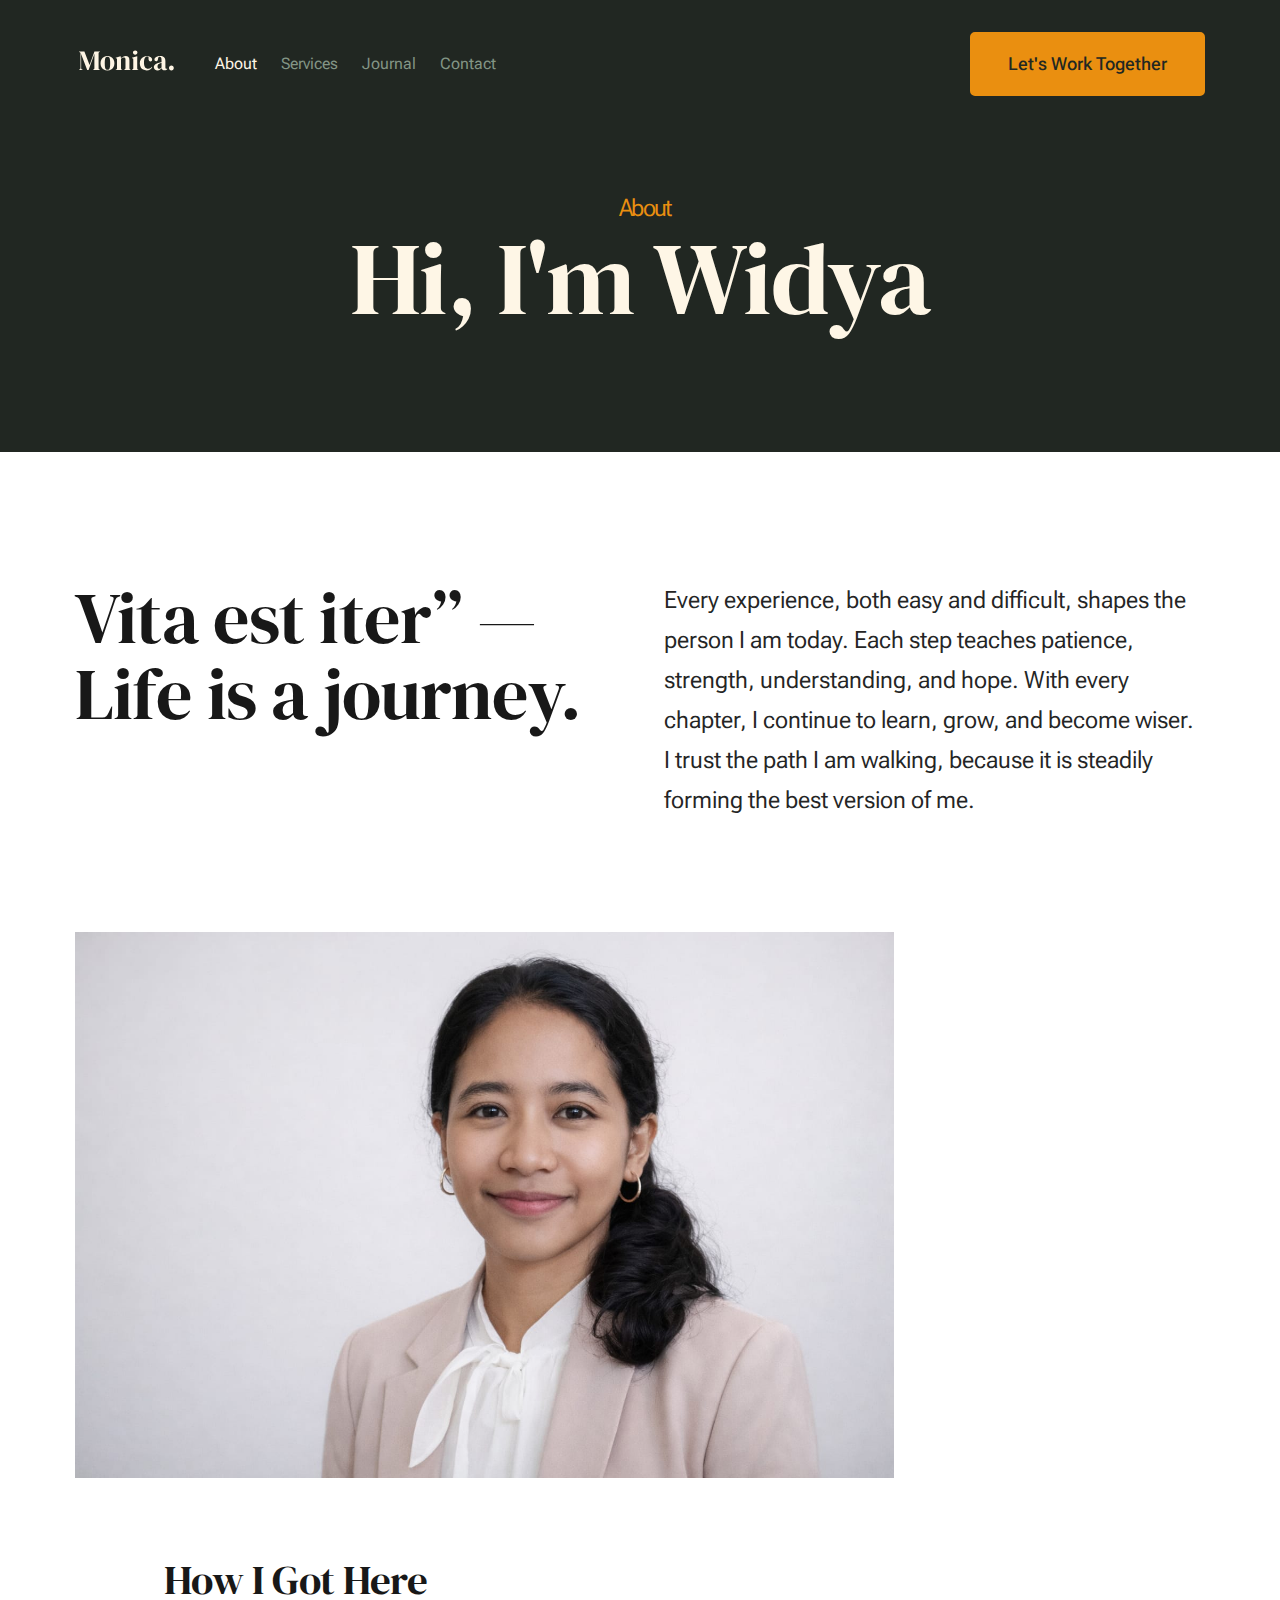
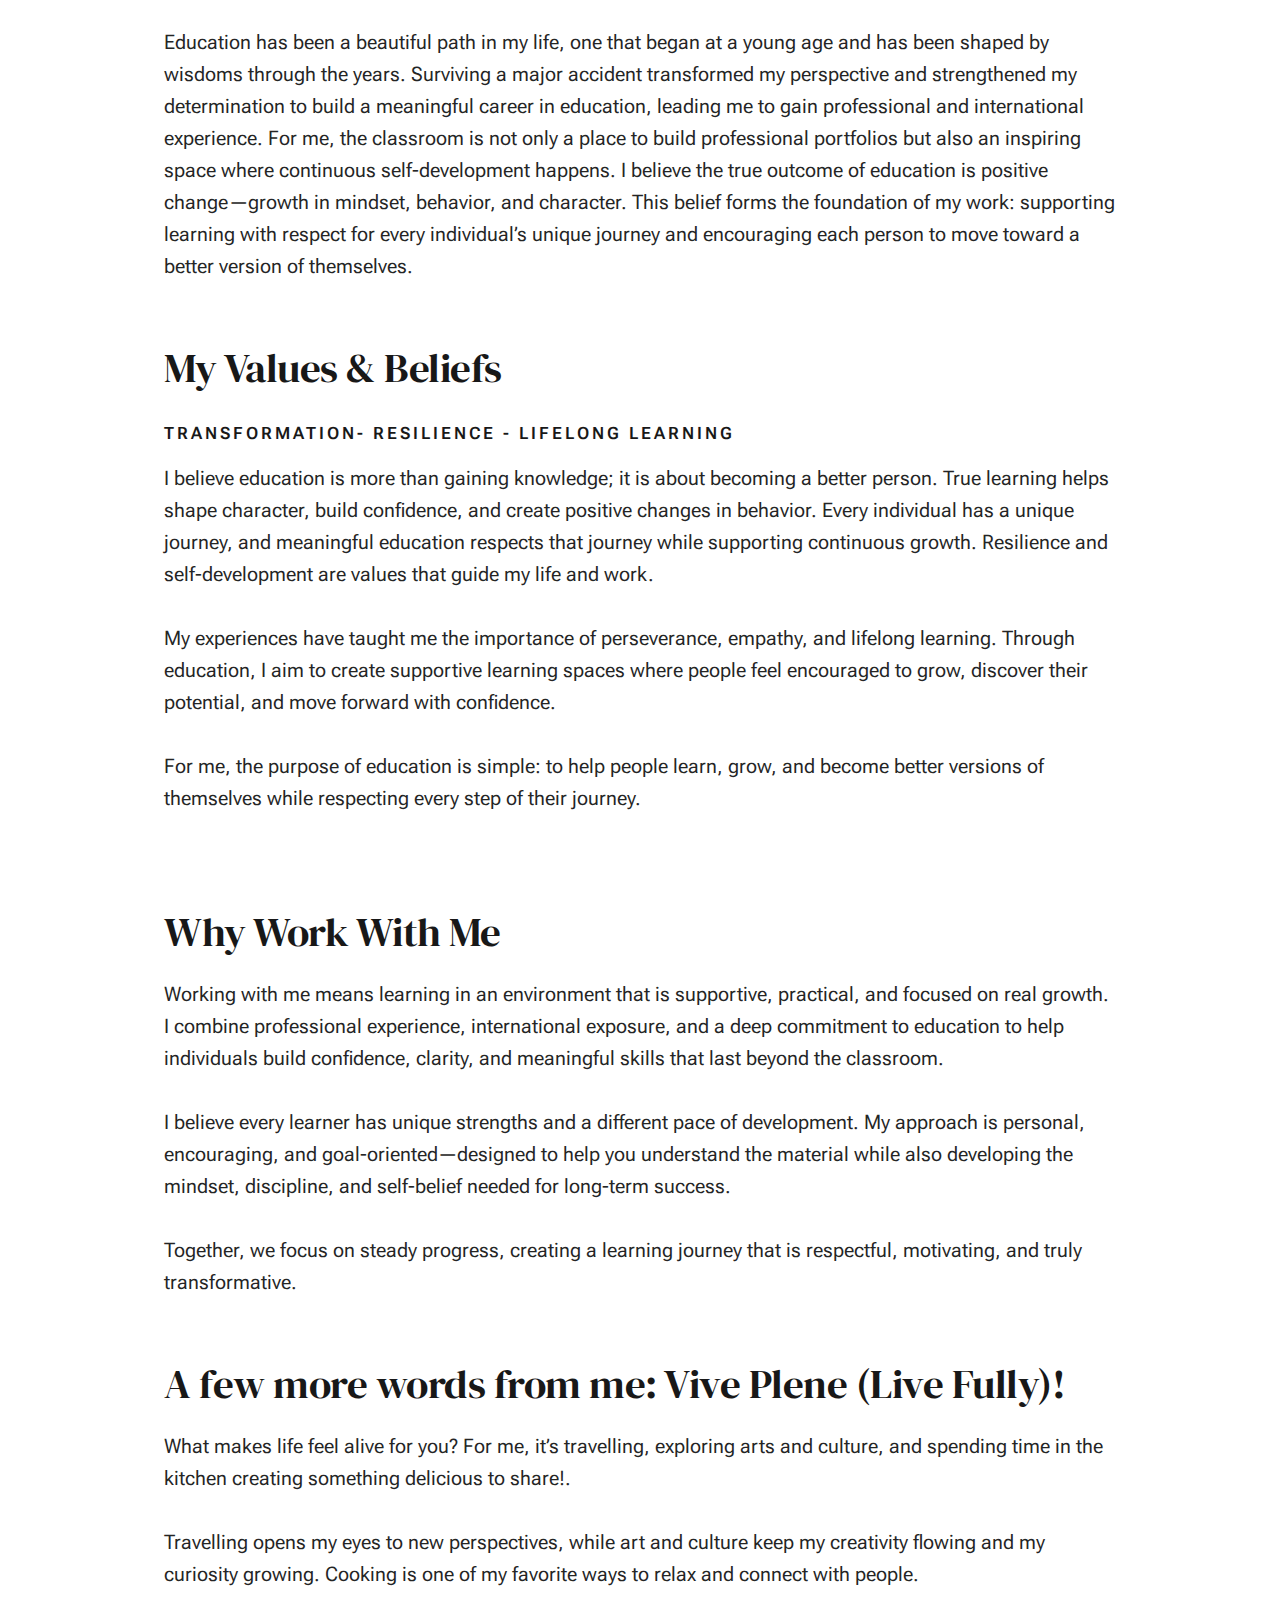
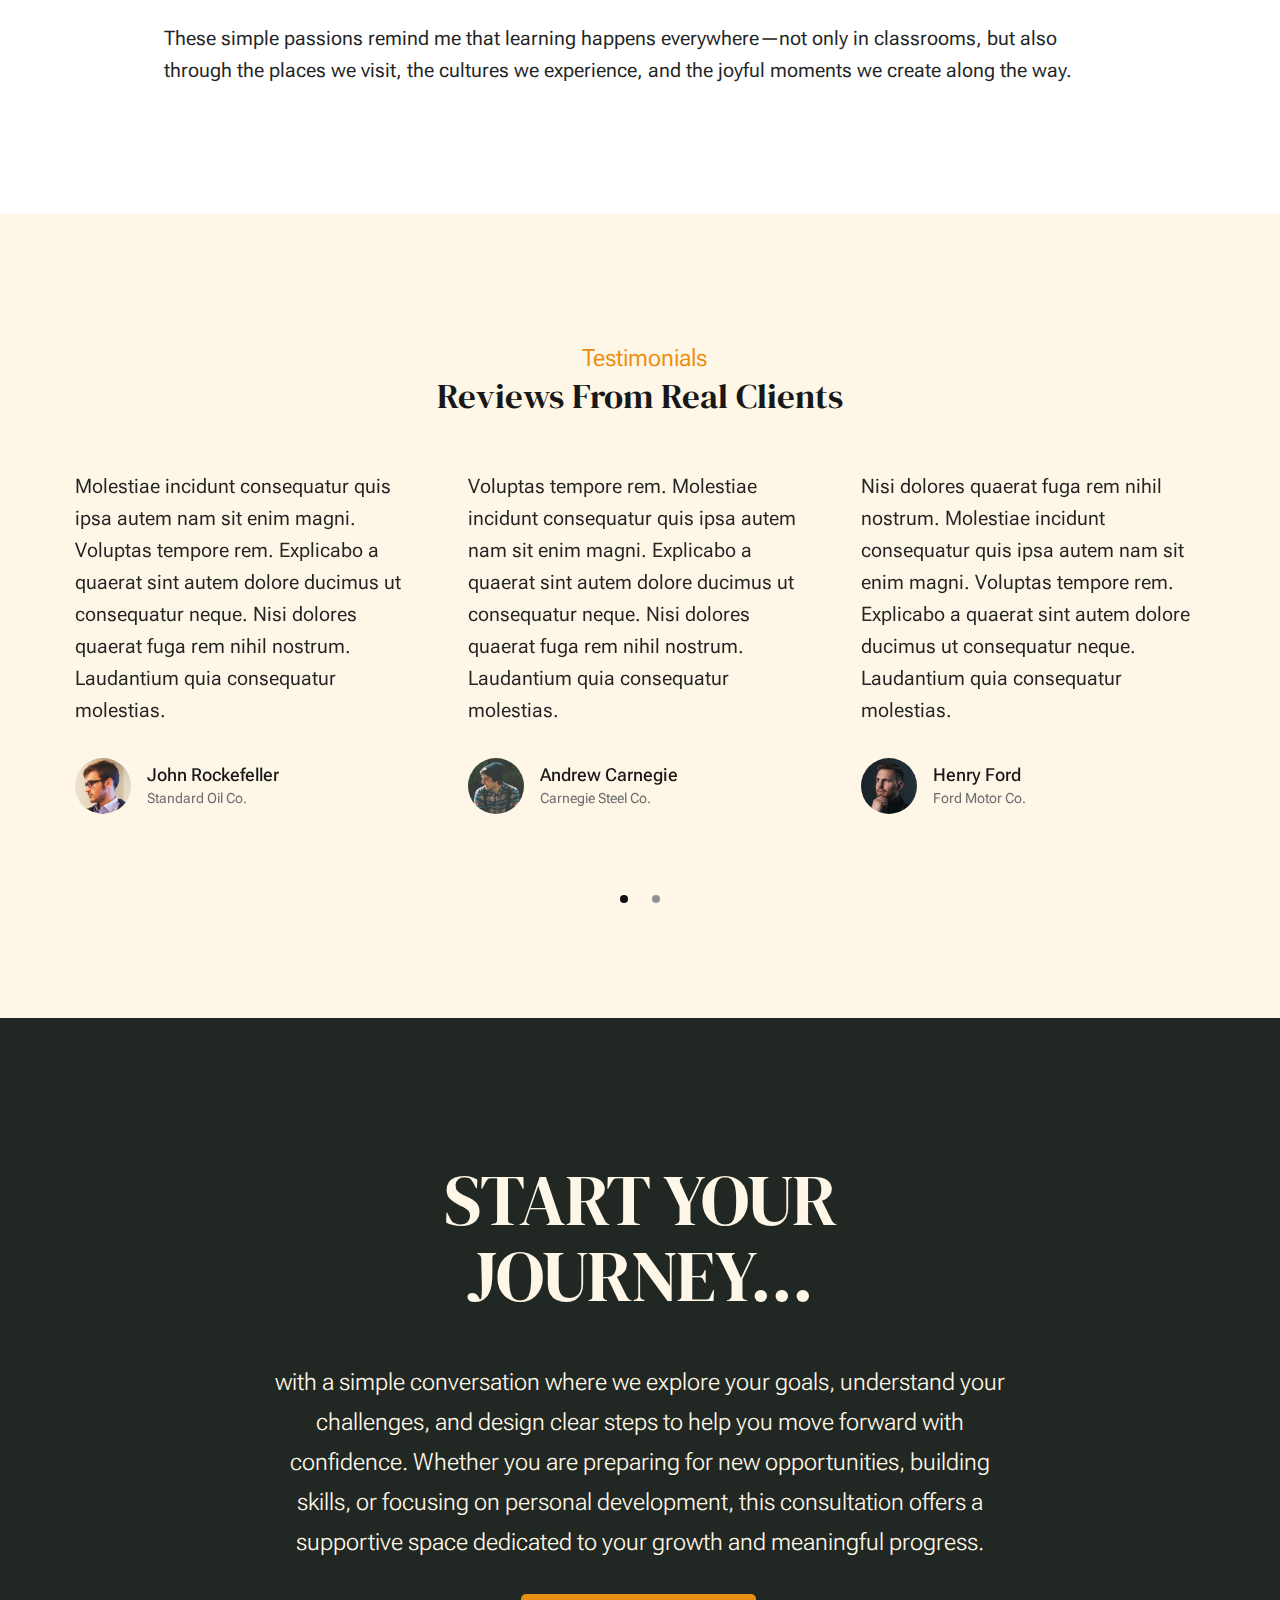
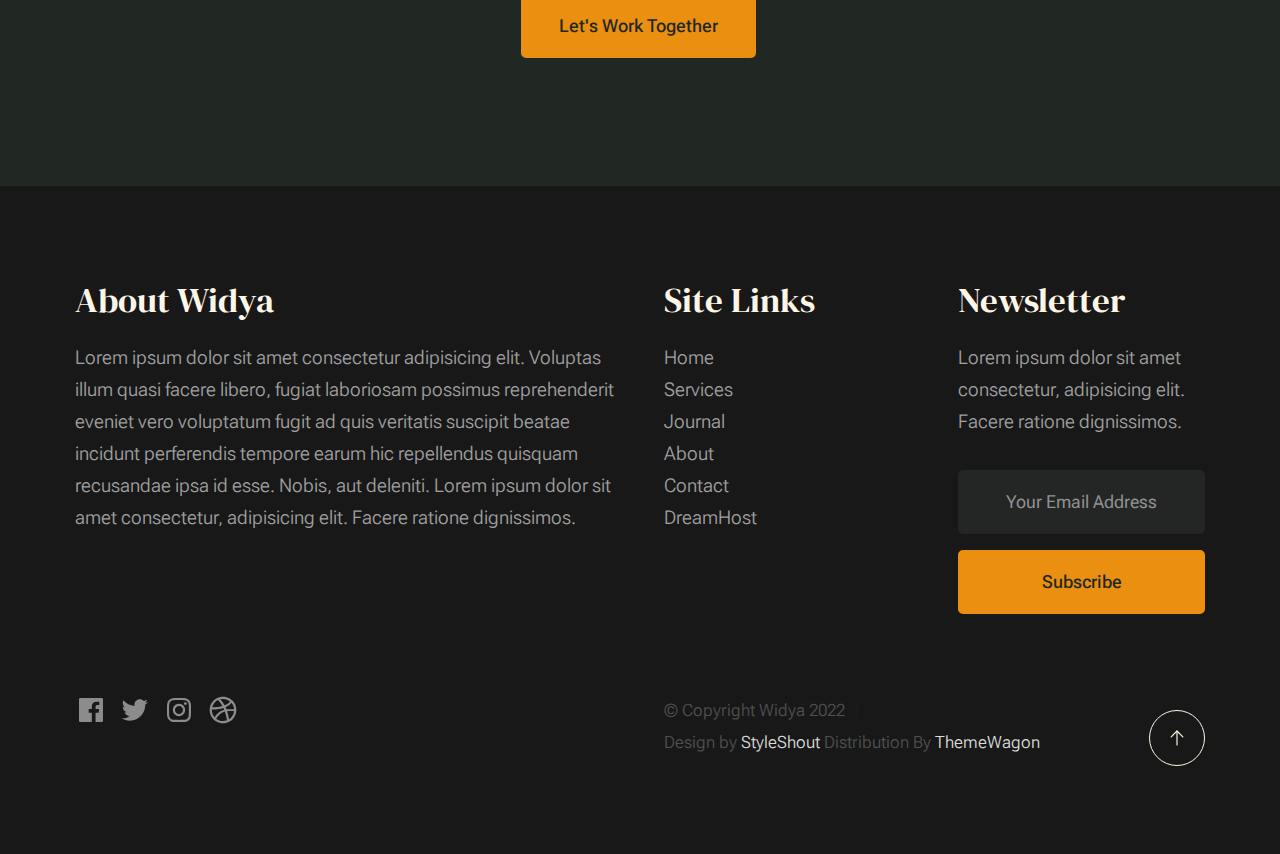
<file: about.html>
<!DOCTYPE html>
<html lang="en" class="no-js" >
<head>

    <!--- basic page needs
    ================================================== -->
    <meta charset="utf-8">
    <meta name="viewport" content="width=device-width, initial-scale=1">
    <title>About - Widya</title>

    <script>
        document.documentElement.classList.remove('no-js');
        document.documentElement.classList.add('js');
    </script>

    <!-- CSS
    ================================================== -->
    <link rel="stylesheet" href="css/vendor.css">
    <link rel="stylesheet" href="css/styles.css">

    <!-- favicons
    ================================================== -->
    <link rel="apple-touch-icon" sizes="180x180" href="apple-touch-icon.png">
    <link rel="icon" type="image/png" sizes="32x32" href="favicon-32x32.png">
    <link rel="icon" type="image/png" sizes="16x16" href="favicon-16x16.png">
    <link rel="manifest" href="site.webmanifest">

</head>


<body id="top">


    <!-- preloader
    ================================================== -->
    <div id="preloader">
        <div id="loader" class="dots-fade">
            <div></div>
            <div></div>
            <div></div>
        </div>
    </div>


    <!-- page wrap
    ================================================== -->
    <div id="page" class="s-pagewrap">


        <!-- # site header 
        ================================================== -->
        <header class="s-header">

            <div class="row s-header__inner width-sixteen-col">

                <div class="s-header__block">
                    <div class="s-header__logo">
                        <a class="logo" href="index.html">
                            <img src="images/logo.svg" alt="Homepage">
                        </a>
                    </div>

                    <a class="s-header__menu-toggle" href="#0"><span>Menu</span></a>
                </div> <!-- end s-header__block -->

                <nav class="s-header__nav">
    
                    <ul class="s-header__menu-links">
                        <li class="current"><a href="about.html">About</a></li>
                        <li><a href="services.html">Services</a></li>
                        <li><a href="blog.html">Journal</a></li>
                        <li><a href="contact.html">Contact</a></li>
                    </ul> <!-- s-header__menu-links -->

                    <div class="s-header__contact">
                        <a href="contact.html" class="btn btn--primary s-header__contact-btn">Let's Work Together</a>                        
                    </div> <!-- s-header__contact -->
    
                </nav> <!-- end s-header__nav -->

            </div> <!-- end s-header__inner -->

        </header> <!-- end s-header -->


        <!-- # site main content
        ================================================== -->
        <section id="content" class="s-content">

               <section class="s-pageheader pageheader">
                    <div class="row">
                        <div class="column xl-12">
                            <h1 class="page-title">
                                <span class="page-title__small-type text-pretitle">About</span>
                                Hi, I'm Widya
                            </h1>
                            
                        </div>
                    </div>
               </section> <!-- end pageheader --> 

               <section class="s-pagecontent pagecontent">

                    <div class="row pageintro">
                        <div class="column xl-6 lg-12">
                            <h2 class="text-display-title">Vita est iter” — Life is a journey.</h2>
                        </div>
                        <div class="column xl-6 lg-12 u-flexitem-x-right">
                            <p class="lead">
                            Every experience, both easy and difficult, shapes the person I am today. 
                            Each step teaches patience, strength, understanding, and hope. With every chapter, 
                            I continue to learn, grow, and become wiser. I trust the path I am walking, 
                            because it is steadily forming the best version of me.
                            </p>
                        </div>                       
                    </div> <!-- end pageintro -->   
                    
                    <div class="row pagemedia">
                        <d class="column xl-12">
                            <figure class="page-media">                                
                                <img src="images/thumbs/about/about-1200.jpeg" 
                                     srcset="images/thumbs/about/about-2400.jpeg 2400w, 
                                             images/thumbs/about/about-1200.jpeg 1200w, 
                                             images/thumbs/about/about-600.jpeg 600w" sizes="(max-width: 2400px) 100vw, 2400px" alt="">
                            </figure>
                        </d>
                    </div> <!-- end pagemedia -->

                    <div class="row width-narrower pagemain">
                        <div class="column xl-12"> 

                            <h2>How I Got Here</h2>
                            <p>
                            Education has been a beautiful path in my life, one that began at a young age and has been shaped by wisdoms through the years. 
                            Surviving a major accident transformed my perspective and strengthened my determination to build a meaningful career in education, 
                            leading me to gain professional and international experience. 
                            For me, the classroom is not only a place to build professional portfolios but also an inspiring space where continuous self-development happens. 
                            I believe the true outcome of education is positive change—growth in mindset, behavior, and character. 
                            This belief forms the foundation of my work: supporting learning with respect for every individual’s 
                            unique journey and encouraging each person to move toward a better version of themselves.
                            </p>

                            <h2 class="u-add-bottom">My Values & Beliefs</h2>

                            <div class="grid-list-items list-items">
                                <div class="grid-list-items__item list-items__item u-remove-bottom">
                                    <div class="list-items__item-header">
                                        <h6 class="list-items__item-small-title">Transformation- Resilience - Lifelong learning</h6>
                                    </div>
                                    <p>
                                    I believe education is more than gaining knowledge; it is about becoming a better person. 
                                    True learning helps shape character, build confidence, and create positive changes in behavior. 
                                    Every individual has a unique journey, and meaningful education respects that journey while supporting continuous growth.
                                    Resilience and self-development are values that guide my life and work.
                                    </p> 
                                    <p>
                                    My experiences have taught me the importance of perseverance, empathy, and lifelong learning. 
                                    Through education, I aim to create supportive learning spaces where people feel encouraged to grow, 
                                    discover their potential, and move forward with confidence.
                                    </p>
                                    <p>
                                    For me, the purpose of education is simple: to help people learn, grow, 
                                    and become better versions of themselves while respecting every step of their journey.
                                    </p>
                                </div>
                            </div> <!--grid-list-items -->

                            <h2>Why Work With Me</h2>
                            <p>
                           Working with me means learning in an environment that is supportive, practical, and focused on real growth. 
                           I combine professional experience, international exposure, and a deep commitment to education to help individuals build confidence, 
                           clarity, and meaningful skills that last beyond the classroom.
                            </p>
                            <p>
                            I believe every learner has unique strengths and a different pace of development. My approach is personal, encouraging, 
                            and goal-oriented—designed to help you understand the material while also developing the mindset, 
                            discipline, and self-belief needed for long-term success.
                            </p>
                            <p>
                            Together, we focus on steady progress, creating a learning journey that is respectful, motivating, and truly transformative.
                            </p>                   
                            <h2>A few more words from me: Vive Plene (Live Fully)!</h2>
                            <p>
                            What makes life feel alive for you? For me, it’s travelling, exploring arts and culture, 
                            and spending time in the kitchen creating something delicious to share!.
                            </p>
                            <p>
                            Travelling opens my eyes to new perspectives, while art and culture keep my creativity flowing and my curiosity growing.
                            Cooking is one of my favorite ways to relax and connect with people.
                            </p>
                            <p>
                            These simple passions remind me that learning happens everywhere—not only in classrooms, 
                            but also through the places we visit, the cultures we experience, and the joyful moments we create along the way.
                            </p>

                        </div> <!-- end grid-block-->
                    </div> <!-- end pagemain -->

               </section> <!-- pagecontent -->

               <section class="s-testimonials">

                    <div class="s-testimonials__header row row-x-center text-center">
                        <div class="column xl-8 lg-12">
        
                            <p class="text-pretitle">
                            Testimonials
                            </p>
                            <h3>
                            Reviews From Real Clients
                            </h3>                        
        
                        </div>
                    </div> <!--end s-testimonials__header -->

                    <div class="row s-testimonials__content">
                        <div class="column xl-12 testimonials">

                            <div class="swiper-container testimonials__slider page-slider">

                                <div class="swiper-wrapper">
                                    <div class="testimonials__slide swiper-slide">
                                        <p>
                                        Molestiae incidunt consequatur quis ipsa autem nam sit enim magni. Voluptas tempore rem. 
                                        Explicabo a quaerat sint autem dolore ducimus ut consequatur neque. Nisi dolores quaerat fuga rem nihil nostrum.
                                        Laudantium quia consequatur molestias.
                                        </p>
                                        <div class="testimonials__author">
                                            <img src="images/avatars/user-01.jpg" alt="Author image" class="testimonials__avatar">
                                            <cite class="testimonials__cite">
                                                <strong>John Rockefeller</strong>
                                                <span>Standard Oil Co.</span>
                                            </cite>
                                        </div>
                                    </div>
                                    <div class="testimonials__slide swiper-slide">
                                        <p>
                                        Voluptas tempore rem. Molestiae incidunt consequatur quis ipsa autem nam sit enim magni. 
                                        Explicabo a quaerat sint autem dolore ducimus ut consequatur neque. Nisi dolores quaerat fuga rem nihil nostrum.
                                        Laudantium quia consequatur molestias.
                                        </p>
                                        <div class="testimonials__author">
                                            <img src="images/avatars/user-04.jpg" alt="Author image" class="testimonials__avatar">
                                            <cite class="testimonials__cite">
                                                <strong>Andrew Carnegie</strong>
                                                <span>Carnegie Steel Co.</span>
                                            </cite>
                                        </div>
                                    </div>
                                    <div class="testimonials__slide swiper-slide">
                                        <p>
                                        Nisi dolores quaerat fuga rem nihil nostrum. Molestiae incidunt consequatur quis ipsa autem nam sit enim magni. 
                                        Voluptas tempore rem. Explicabo a quaerat sint autem dolore ducimus ut consequatur neque. 
                                        Laudantium quia consequatur molestias.
                                        </p>
                                        <div class="testimonials__author">
                                            <img src="images/avatars/user-06.jpg" alt="Author image" class="testimonials__avatar">
                                            <cite class="testimonials__cite">
                                                <strong>Henry Ford</strong>
                                                <span>Ford Motor Co.</span>
                                            </cite>
                                        </div>
                                    </div>
                                    <div class="testimonials__slide swiper-slide">
                                        <p>
                                        Molestiae incidunt consequatur quis ipsa autem nam sit enim magni. Voluptas tempore rem. 
                                        Explicabo a quaerat sint autem dolore ducimus ut consequatur neque. Nisi dolores quaerat fuga rem nihil nostrum.
                                        Laudantium quia consequatur molestias.
                                        </p>
                                        <div class="testimonials__author">
                                            <img src="images/avatars/user-02.jpg" alt="Author image" class="testimonials__avatar">
                                            <cite class="testimonials__cite">
                                                <strong>John Morgan</strong>
                                                <span>JP Morgan & Co.</span>
                                            </cite>
                                        </div>
                                    </div> 
                                </div> <!-- end swiper-wrapper --> 

                                <div class="swiper-pagination"></div>

                            </div> <!--end testimonials__slider --> 

                        </div> <!-- testimonials -->
                    </div> <!--end s-testimonials__content -->

               </section> <!-- end s-testimonials -->

        </section> <!-- s-content-->

        <!-- # cta
        ================================================== -->
        <section id="cta" class="s-cta">

            <div class="row row-x-center text-center">
                <div class="column xl-8 lg-12">

                    <div class="s-cta__content">
                        <h2 class="text-display-title">
                        START YOUR JOURNEY...
                        </h2>
                        <p class="lead">
                        with a simple conversation where we explore your goals, understand your challenges, 
                        and design clear steps to help you move forward with confidence. Whether you are preparing for new opportunities, building skills, 
                        or focusing on personal development, this consultation offers a supportive space dedicated to your growth and meaningful progress.
                        </p>
                        <a href="contact.html" class="btn btn--primary">Let's Work Together</a>
                    </div>

                </div>
            </div>

        </section> <!-- end s-cta -->


        <!-- # footer 
        ================================================== -->
        <footer class="s-footer">
            <div class="row s-footer__content">
                <div class="column xl-6 lg-6 md-12 s-footer__block s-footer__about">                    
                    <h3>About Widya</h3>
                    <p>
                    Lorem ipsum dolor sit amet consectetur adipisicing elit. Voluptas illum quasi facere libero, 
                    fugiat laboriosam possimus reprehenderit eveniet vero voluptatum fugit ad quis veritatis suscipit beatae 
                    incidunt perferendis tempore earum hic repellendus quisquam recusandae ipsa id esse. Nobis, aut deleniti.
                    Lorem ipsum dolor sit amet consectetur, adipisicing elit. Facere ratione dignissimos.
                    </p>               
                </div>                
                <div class="column xl-3 lg-6 md-12 s-footer__block s-footer__site-links">
                    <h3>Site Links</h3>
                    <ul class="link-list">
                        <li><a href="index.html">Home</a></li>
                        <li><a href="services.html">Services</a></li>
                        <li><a href="blog.html">Journal</a></li>
                        <li><a href="about.html">About</a></li>
                        <li><a href="contact.html">Contact</a></li>
                        <li><a href="https://www.dreamhost.com/r.cgi?287326">DreamHost</a></li>
                    </ul>
                </div>
                <div class="column xl-3 lg-6 md-12 tab-12 s-footer__block s-footer__newsletter">
                    <h3>Newsletter</h3>

                    <p>
                    Lorem ipsum dolor sit amet consectetur, adipisicing elit. Facere ratione dignissimos.
                    </p>

                    <div class="subscribe-form">
                        <form id="mc-form" class="mc-form">
                            <input type="email" name="EMAIL" id="mce-EMAIL" class="u-fullwidth text-center" placeholder="Your Email Address" title="The domain portion of the email address is invalid (the portion after the @)." pattern="^([^\x00-\x20\x22\x28\x29\x2c\x2e\x3a-\x3c\x3e\x40\x5b-\x5d\x7f-\xff]+|\x22([^\x0d\x22\x5c\x80-\xff]|\x5c[\x00-\x7f])*\x22)(\x2e([^\x00-\x20\x22\x28\x29\x2c\x2e\x3a-\x3c\x3e\x40\x5b-\x5d\x7f-\xff]+|\x22([^\x0d\x22\x5c\x80-\xff]|\x5c[\x00-\x7f])*\x22))*\x40([^\x00-\x20\x22\x28\x29\x2c\x2e\x3a-\x3c\x3e\x40\x5b-\x5d\x7f-\xff]+|\x5b([^\x0d\x5b-\x5d\x80-\xff]|\x5c[\x00-\x7f])*\x5d)(\x2e([^\x00-\x20\x22\x28\x29\x2c\x2e\x3a-\x3c\x3e\x40\x5b-\x5d\x7f-\xff]+|\x5b([^\x0d\x5b-\x5d\x80-\xff]|\x5c[\x00-\x7f])*\x5d))*(\.\w{2,})+$" required>
                            <input type="submit" name="subscribe" value="Subscribe" class="btn btn--primary btn--small u-fullwidth">
                            <!-- <div style="position: absolute; left: -5000px;" aria-hidden="true"><input type="text" name="b_cdb7b577e41181934ed6a6a44_9a91cfe7b3" tabindex="-1" value=""></div> -->
                            <div class="mc-status"></div>
                        </form>
                    </div>
                </div>
            </div>    
            
            <div class="row s-footer__bottom">
                <div class="column xl-6 lg-12">
                    <ul class="s-footer__social social-list">
                        <li>
                            <a href="#0">
                                <svg xmlns="http://www.w3.org/2000/svg" width="24" height="24" viewBox="0 0 24 24" style="fill:rgba(0, 0, 0, 1);transform:;-ms-filter:"><path d="M20,3H4C3.447,3,3,3.448,3,4v16c0,0.552,0.447,1,1,1h8.615v-6.96h-2.338v-2.725h2.338v-2c0-2.325,1.42-3.592,3.5-3.592 c0.699-0.002,1.399,0.034,2.095,0.107v2.42h-1.435c-1.128,0-1.348,0.538-1.348,1.325v1.735h2.697l-0.35,2.725h-2.348V21H20 c0.553,0,1-0.448,1-1V4C21,3.448,20.553,3,20,3z"></path></svg>
                                <span class="u-screen-reader-text">Facebook</span>
                            </a>
                        </li>
                        <li>
                            <a href="#0">
                                <svg xmlns="http://www.w3.org/2000/svg" width="24" height="24" viewBox="0 0 24 24" style="fill:rgba(0, 0, 0, 1);transform:;-ms-filter:"><path d="M19.633,7.997c0.013,0.175,0.013,0.349,0.013,0.523c0,5.325-4.053,11.461-11.46,11.461c-2.282,0-4.402-0.661-6.186-1.809 c0.324,0.037,0.636,0.05,0.973,0.05c1.883,0,3.616-0.636,5.001-1.721c-1.771-0.037-3.255-1.197-3.767-2.793 c0.249,0.037,0.499,0.062,0.761,0.062c0.361,0,0.724-0.05,1.061-0.137c-1.847-0.374-3.23-1.995-3.23-3.953v-0.05 c0.537,0.299,1.16,0.486,1.82,0.511C3.534,9.419,2.823,8.184,2.823,6.787c0-0.748,0.199-1.434,0.548-2.032 c1.983,2.443,4.964,4.04,8.306,4.215c-0.062-0.3-0.1-0.611-0.1-0.923c0-2.22,1.796-4.028,4.028-4.028 c1.16,0,2.207,0.486,2.943,1.272c0.91-0.175,1.782-0.512,2.556-0.973c-0.299,0.935-0.936,1.721-1.771,2.22 c0.811-0.088,1.597-0.312,2.319-0.624C21.104,6.712,20.419,7.423,19.633,7.997z"></path></svg>
                                <span class="u-screen-reader-text">Twitter</span>
                            </a>
                        </li>
                        <li>
                            <a href="#0">
                                <svg xmlns="http://www.w3.org/2000/svg" width="24" height="24" viewBox="0 0 24 24" style="fill:rgba(0, 0, 0, 1);transform:;-ms-filter:"><path d="M11.999,7.377c-2.554,0-4.623,2.07-4.623,4.623c0,2.554,2.069,4.624,4.623,4.624c2.552,0,4.623-2.07,4.623-4.624 C16.622,9.447,14.551,7.377,11.999,7.377L11.999,7.377z M11.999,15.004c-1.659,0-3.004-1.345-3.004-3.003 c0-1.659,1.345-3.003,3.004-3.003s3.002,1.344,3.002,3.003C15.001,13.659,13.658,15.004,11.999,15.004L11.999,15.004z"></path><circle cx="16.806" cy="7.207" r="1.078"></circle><path d="M20.533,6.111c-0.469-1.209-1.424-2.165-2.633-2.632c-0.699-0.263-1.438-0.404-2.186-0.42 c-0.963-0.042-1.268-0.054-3.71-0.054s-2.755,0-3.71,0.054C7.548,3.074,6.809,3.215,6.11,3.479C4.9,3.946,3.945,4.902,3.477,6.111 c-0.263,0.7-0.404,1.438-0.419,2.186c-0.043,0.962-0.056,1.267-0.056,3.71c0,2.442,0,2.753,0.056,3.71 c0.015,0.748,0.156,1.486,0.419,2.187c0.469,1.208,1.424,2.164,2.634,2.632c0.696,0.272,1.435,0.426,2.185,0.45 c0.963,0.042,1.268,0.055,3.71,0.055s2.755,0,3.71-0.055c0.747-0.015,1.486-0.157,2.186-0.419c1.209-0.469,2.164-1.424,2.633-2.633 c0.263-0.7,0.404-1.438,0.419-2.186c0.043-0.962,0.056-1.267,0.056-3.71s0-2.753-0.056-3.71C20.941,7.57,20.801,6.819,20.533,6.111z M19.315,15.643c-0.007,0.576-0.111,1.147-0.311,1.688c-0.305,0.787-0.926,1.409-1.712,1.711c-0.535,0.199-1.099,0.303-1.67,0.311 c-0.95,0.044-1.218,0.055-3.654,0.055c-2.438,0-2.687,0-3.655-0.055c-0.569-0.007-1.135-0.112-1.669-0.311 c-0.789-0.301-1.414-0.923-1.719-1.711c-0.196-0.534-0.302-1.099-0.311-1.669c-0.043-0.95-0.053-1.218-0.053-3.654 c0-2.437,0-2.686,0.053-3.655c0.007-0.576,0.111-1.146,0.311-1.687c0.305-0.789,0.93-1.41,1.719-1.712 c0.534-0.198,1.1-0.303,1.669-0.311c0.951-0.043,1.218-0.055,3.655-0.055c2.437,0,2.687,0,3.654,0.055 c0.571,0.007,1.135,0.112,1.67,0.311c0.786,0.303,1.407,0.925,1.712,1.712c0.196,0.534,0.302,1.099,0.311,1.669 c0.043,0.951,0.054,1.218,0.054,3.655c0,2.436,0,2.698-0.043,3.654H19.315z"></path></svg>
                                <span class="u-screen-reader-text">Instagram</span>
                            </a>
                        </li>
                        <li>
                            <a href="#0">
                                <svg xmlns="http://www.w3.org/2000/svg" width="24" height="24" viewBox="0 0 24 24" style="fill: rgba(0, 0, 0, 1);transform: ;msFilter:;"><path d="M20.66 6.98a9.932 9.932 0 0 0-3.641-3.64C15.486 2.447 13.813 2 12 2s-3.486.447-5.02 1.34c-1.533.893-2.747 2.107-3.64 3.64S2 10.187 2 12s.446 3.487 1.34 5.02a9.924 9.924 0 0 0 3.641 3.64C8.514 21.553 10.187 22 12 22s3.486-.447 5.02-1.34a9.932 9.932 0 0 0 3.641-3.64C21.554 15.487 22 13.813 22 12s-.446-3.487-1.34-5.02zM12 3.66c2 0 3.772.64 5.32 1.919-.92 1.174-2.286 2.14-4.1 2.9-1.002-1.813-2.088-3.327-3.261-4.54A7.715 7.715 0 0 1 12 3.66zM5.51 6.8a8.116 8.116 0 0 1 2.711-2.22c1.212 1.201 2.325 2.7 3.34 4.5-2 .6-4.114.9-6.341.9-.573 0-1.006-.013-1.3-.04A8.549 8.549 0 0 1 5.51 6.8zM3.66 12c0-.054.003-.12.01-.2.007-.08.01-.146.01-.2.254.014.641.02 1.161.02 2.666 0 5.146-.367 7.439-1.1.187.373.381.793.58 1.26-1.32.293-2.674 1.006-4.061 2.14S6.4 16.247 5.76 17.5c-1.4-1.587-2.1-3.42-2.1-5.5zM12 20.34c-1.894 0-3.594-.587-5.101-1.759.601-1.187 1.524-2.322 2.771-3.401 1.246-1.08 2.483-1.753 3.71-2.02a29.441 29.441 0 0 1 1.56 6.62 8.166 8.166 0 0 1-2.94.56zm7.08-3.96a8.351 8.351 0 0 1-2.58 2.621c-.24-2.08-.7-4.107-1.379-6.081.932-.066 1.765-.1 2.5-.1.799 0 1.686.034 2.659.1a8.098 8.098 0 0 1-1.2 3.46zm-1.24-5c-1.16 0-2.233.047-3.22.14a27.053 27.053 0 0 0-.68-1.62c2.066-.906 3.532-2.006 4.399-3.3 1.2 1.414 1.854 3.027 1.96 4.84-.812-.04-1.632-.06-2.459-.06z"></path></svg>
                                <span class="u-screen-reader-text">Dribbble</span>
                            </a>
                        </li>
                    </ul> <!-- end s-footer__social -->
                </div>
                <div class="column xl-6 lg-12">
                    <p class="ss-copyright">
                        <span>© Copyright Widya 2022</span> 
                        <span>Design by <a href="https://www.styleshout.com/">StyleShout</a> Distribution By <a href="https://themewagon.com">ThemeWagon</a></span>
                    </p>
                </div>

                <div class="ss-go-top">
                    <a class="smoothscroll" title="Back to Top" href="#top">
                        <svg xmlns="http://www.w3.org/2000/svg" viewBox="0 0 24 24" width="36" height="36" fill="none" stroke="#ffffff" stroke-width="1" stroke-linecap="round" stroke-linejoin="round">&lt;!--!  Atomicons Free 1.00 by @atisalab License - https://atomicons.com/license/ (Icons: CC BY 4.0) Copyright 2021 Atomicons --&gt;<polyline points="17 11 12 6 7 11"></polyline><line x1="12" y1="18" x2="12" y2="6"></line></svg>
                    </a>
                </div> <!-- end ss-go-top -->
            </div>
            
        </footer> <!-- end s-footer -->

    </div> <!-- end page-wrap -->

    <!-- Java Script
    ================================================== -->
    <script src="js/plugins.js"></script>
    <script src="js/main.js"></script>

</body>
</html>
</file>
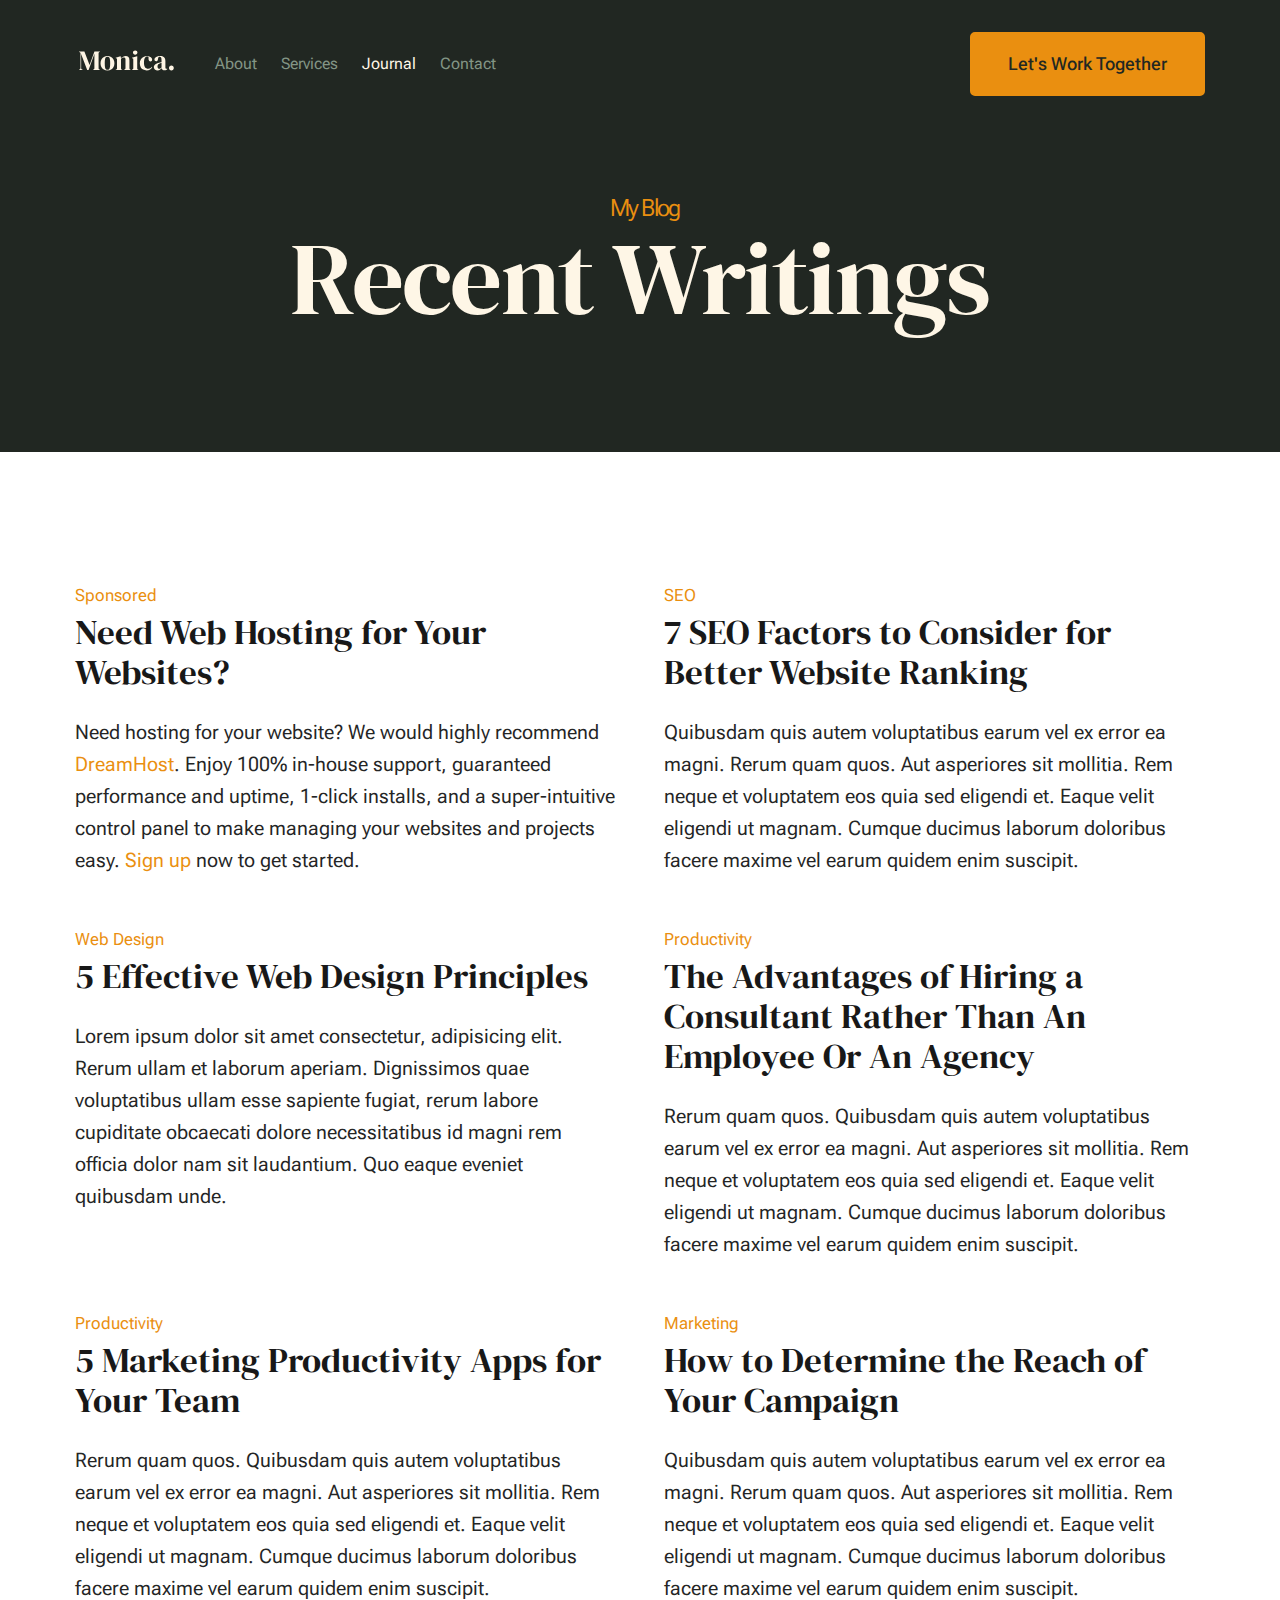
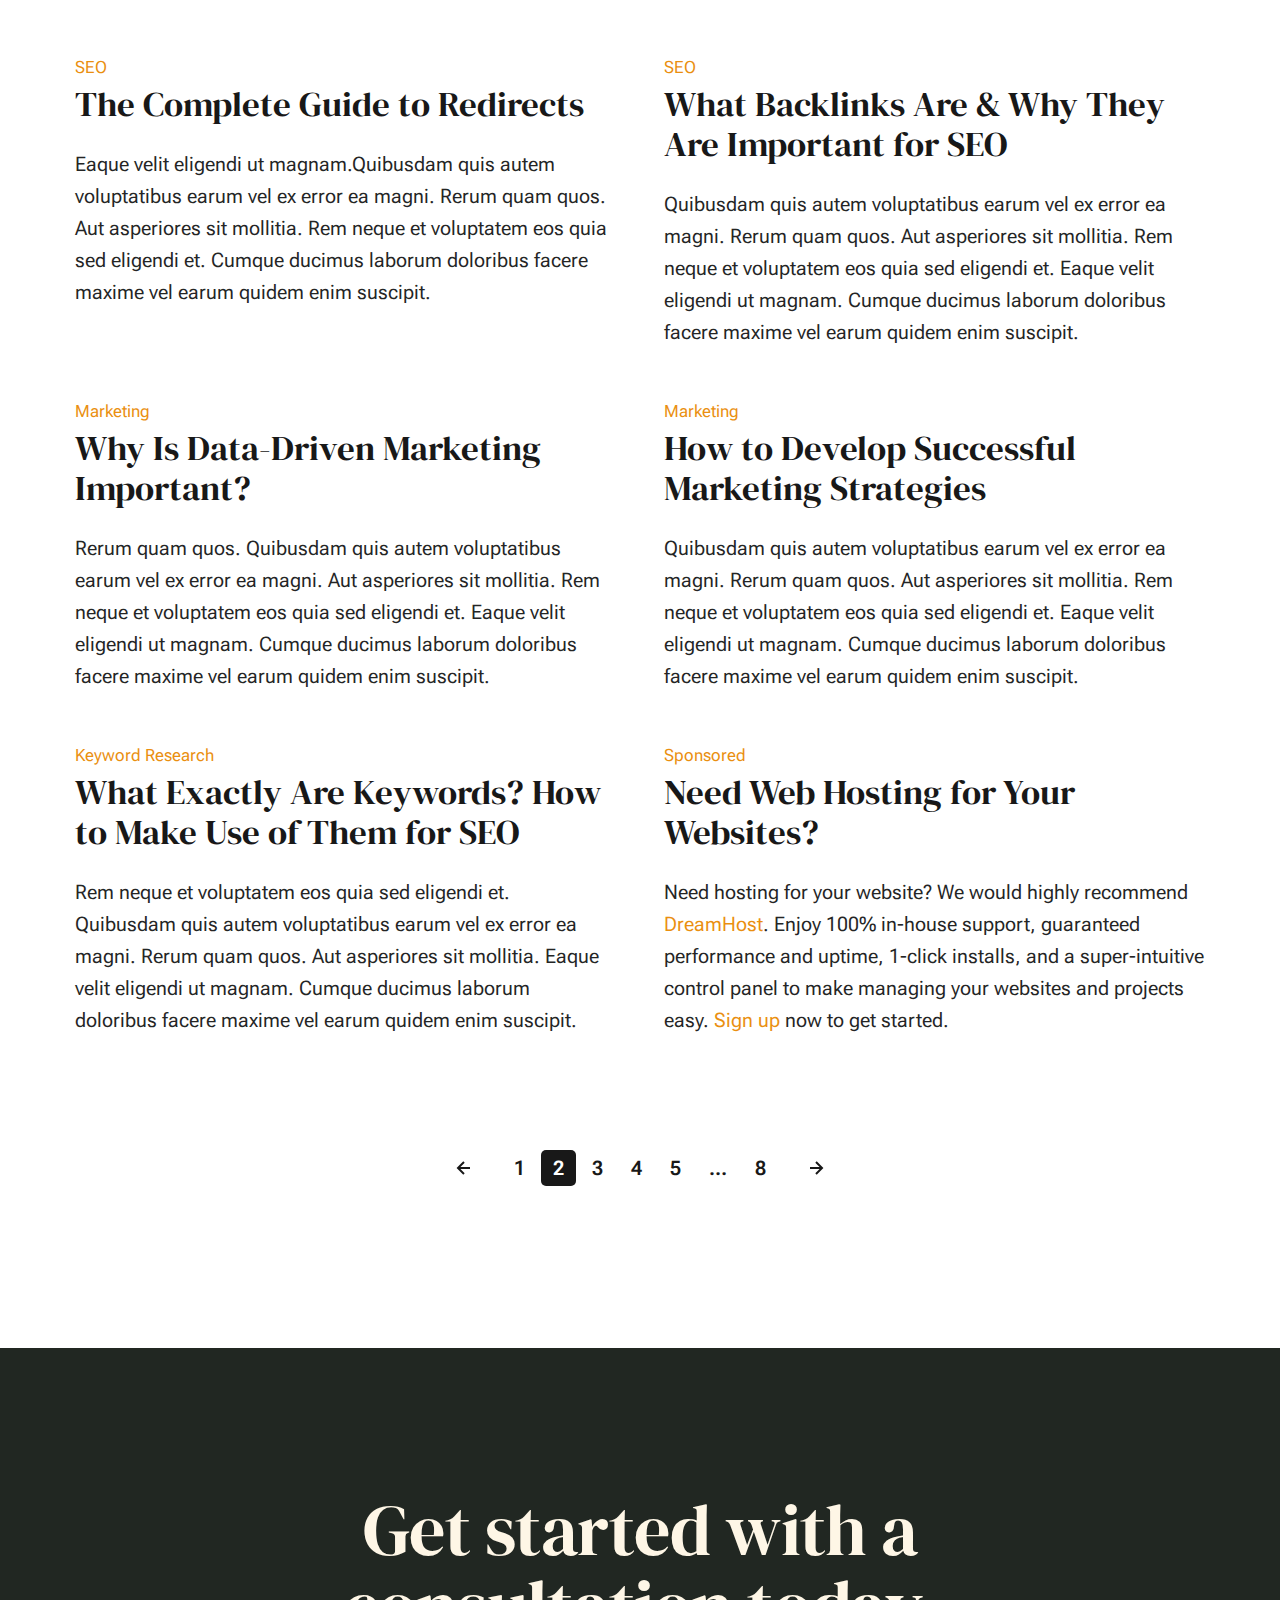
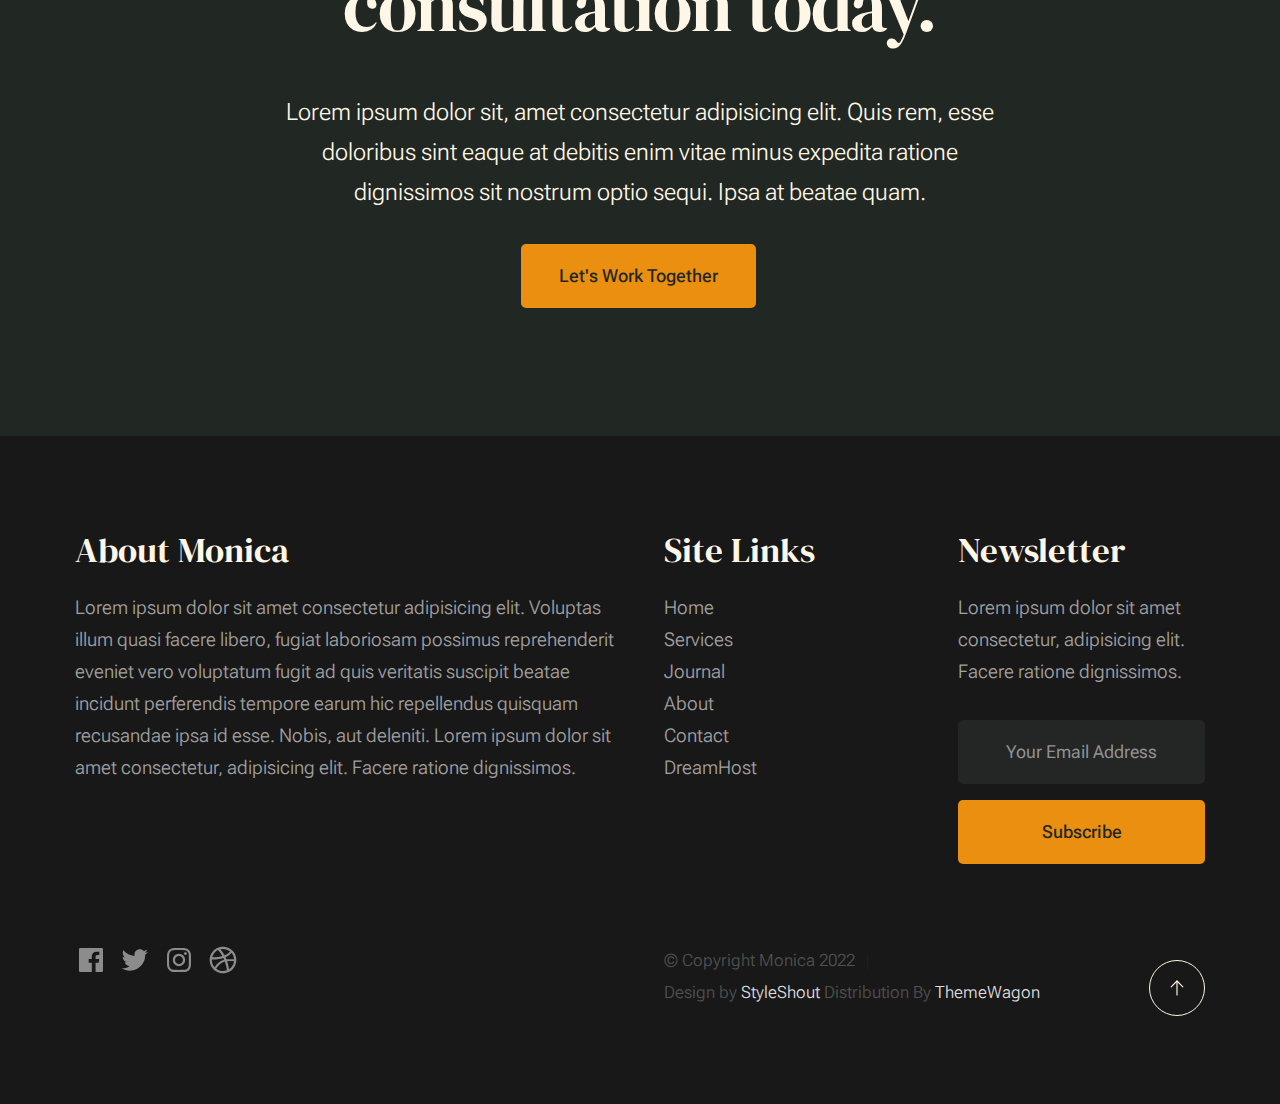
<file: blog.html>
<!DOCTYPE html>
<html lang="en" class="no-js" >
<head>

    <!--- basic page needs
    ================================================== -->
    <meta charset="utf-8">
    <meta name="viewport" content="width=device-width, initial-scale=1">
    <title>Blog - Monica</title>

    <script>
        document.documentElement.classList.remove('no-js');
        document.documentElement.classList.add('js');
    </script>

    <!-- CSS
    ================================================== -->
    <link rel="stylesheet" href="css/vendor.css">
    <link rel="stylesheet" href="css/styles.css">

    <!-- favicons
    ================================================== -->
    <link rel="apple-touch-icon" sizes="180x180" href="apple-touch-icon.png">
    <link rel="icon" type="image/png" sizes="32x32" href="favicon-32x32.png">
    <link rel="icon" type="image/png" sizes="16x16" href="favicon-16x16.png">
    <link rel="manifest" href="site.webmanifest">

</head>


<body id="top">


    <!-- preloader
    ================================================== -->
    <div id="preloader">
        <div id="loader" class="dots-fade">
            <div></div>
            <div></div>
            <div></div>
        </div>
    </div>


    <!-- page wrap
    ================================================== -->
    <div id="page" class="s-pagewrap">

        <!-- # site header 
        ================================================== -->
        <header class="s-header">

            <div class="row s-header__inner width-sixteen-col">

                <div class="s-header__block">
                    <div class="s-header__logo">
                        <a class="logo" href="index.html">
                            <img src="images/logo.svg" alt="Homepage">
                        </a>
                    </div>

                    <a class="s-header__menu-toggle" href="#0"><span>Menu</span></a>
                </div> <!-- end s-header__block -->

                <nav class="s-header__nav">
    
                    <ul class="s-header__menu-links">
                        <li><a href="about.html">About</a></li>
                        <li><a href="services.html">Services</a></li>
                        <li class="current"><a href="blog.html">Journal</a></li>
                        <li><a href="contact.html">Contact</a></li>
                    </ul> <!-- s-header__menu-links -->

                    <div class="s-header__contact">
                        <a href="contact.html" class="btn btn--primary s-header__contact-btn">Let's Work Together</a>                        
                    </div> <!-- s-header__contact -->
    
                </nav> <!-- end s-header__nav -->

            </div> <!-- end s-header__inner -->

        </header> <!-- end s-header -->


        <!-- # site main content
        ================================================== -->
        <section id="content" class="s-content">

               <section class="s-pageheader pageheader">
                    <div class="row">
                        <div class="column xl-12">
                            <h1 class="page-title">
                                <span class="page-title__small-type text-pretitle">My Blog</span>
                                Recent Writings
                            </h1>
                        </div>
                    </div>
               </section>   

               <section class="s-pagecontent pagecontent">

                    <div class="row">
                        <div class="column xl-12 grid-block">          
        
                            <!-- <div class="grid-full">         -->
                                <div class="grid-full grid-list-items">

                                    <div class="grid-list-items__item blog-card">
                                        <div class="blog-card__header">
                                            <div class="blog-card__cat-links">
                                                <a href="blog.html">Sponsored</a>
                                            </div>
                                            <h3 class="blog-card__title"><a href="https://www.dreamhost.com/r.cgi?287326">Need Web Hosting for Your Websites?</a></h3>
                                        </div>
                                        <div class="blog-card__text">
                                            <p>
                                            Need hosting for your website? We would highly recommend <a href="https://www.dreamhost.com/r.cgi?287326">DreamHost</a>.
                                            Enjoy 100% in-house support, guaranteed performance and uptime, 1-click installs, and a super-intuitive control 
                                            panel to make managing your websites and projects easy. <a href="https://www.dreamhost.com/r.cgi?287326">Sign up</a> now to get started.
                                            </p>
                                        </div>
                                    </div> <!-- end blog-card -->
                                    <div class="grid-list-items__item blog-card">
                                        <div class="blog-card__header">
                                            <div class="blog-card__cat-links">
                                                <a href="blog.html">SEO</a>
                                            </div>
                                            <h3 class="blog-card__title"><a href="single.html">7 SEO Factors to Consider for Better Website Ranking</a></h3>
                                        </div>
                                        <div class="blog-card__text">
                                            <p>
                                            Quibusdam quis autem voluptatibus earum vel ex error ea magni. Rerum quam quos. Aut asperiores 
                                            sit mollitia. Rem neque et voluptatem eos quia sed eligendi et. Eaque velit eligendi ut 
                                            magnam. Cumque ducimus laborum doloribus facere maxime vel earum quidem enim suscipit.
                                            </p>
                                        </div>
                                    </div> <!-- end blog-card -->
                                    <div class="grid-list-items__item blog-card">
                                        <div class="blog-card__header">
                                            <div class="blog-card__cat-links">
                                                <a href="blog.html">Web Design</a>
                                            </div>
                                            <h3 class="blog-card__title"><a href="single.html">5 Effective Web Design Principles</a></h3>
                                        </div>
                                        <div class="blog-card__text">
                                            <p>
                                            Lorem ipsum dolor sit amet consectetur, adipisicing elit. Rerum ullam et laborum aperiam. 
                                            Dignissimos quae voluptatibus ullam esse sapiente fugiat, rerum labore cupiditate obcaecati 
                                            dolore necessitatibus id magni rem officia dolor nam sit laudantium. Quo eaque eveniet quibusdam unde. 
                                            </p>
                                        </div>
                                    </div> <!-- end blog card -->
                                    <div class="grid-list-items__item blog-card">
                                        <div class="blog-card__header">
                                            <div class="blog-card__cat-links">
                                                <a href="blog.html">Productivity</a>
                                            </div>
                                            <h3 class="blog-card__title"><a href="single.html">The Advantages of Hiring a Consultant Rather Than An Employee Or An Agency</a></h3>
                                        </div>
                                        <div class="blog-card__text">
                                            <p>
                                            Rerum quam quos. Quibusdam quis autem voluptatibus earum vel ex error ea magni. Aut asperiores 
                                            sit mollitia. Rem neque et voluptatem eos quia sed eligendi et. Eaque velit eligendi ut 
                                            magnam. Cumque ducimus laborum doloribus facere maxime vel earum quidem enim suscipit.
                                            </p>
                                        </div>
                                    </div> <!-- end blog-card -->
                                    <div class="grid-list-items__item blog-card">
                                        <div class="blog-card__header">
                                            <div class="blog-card__cat-links">
                                                <a href="blog.html">Productivity</a>
                                            </div>
                                            <h3 class="blog-card__title"><a href="single.html">5 Marketing Productivity Apps for Your Team</a></h3>
                                        </div>
                                        <div class="blog-card__text">
                                            <p>
                                            Rerum quam quos. Quibusdam quis autem voluptatibus earum vel ex error ea magni. Aut asperiores 
                                            sit mollitia. Rem neque et voluptatem eos quia sed eligendi et. Eaque velit eligendi ut 
                                            magnam. Cumque ducimus laborum doloribus facere maxime vel earum quidem enim suscipit.
                                            </p>
                                        </div>
                                    </div> <!-- end blog-card -->
                                    <div class="grid-list-items__item blog-card">
                                        <div class="blog-card__header">
                                            <div class="blog-card__cat-links">
                                                <a href="blog.html">Marketing</a>
                                            </div>
                                            <h3 class="blog-card__title"><a href="single.html">How to Determine the Reach of Your Campaign</a></h3>
                                        </div>
                                        <div class="blog-card__text">
                                            <p>
                                            Quibusdam quis autem voluptatibus earum vel ex error ea magni. Rerum quam quos. Aut asperiores 
                                            sit mollitia. Rem neque et voluptatem eos quia sed eligendi et. Eaque velit eligendi ut 
                                            magnam. Cumque ducimus laborum doloribus facere maxime vel earum quidem enim suscipit.
                                            </p>
                                        </div>
                                    </div> <!-- end blog-card -->
                                    <div class="grid-list-items__item blog-card">
                                        <div class="blog-card__header">
                                            <div class="blog-card__cat-links">
                                                <a href="blog.html">SEO</a>
                                            </div>
                                            <h3 class="blog-card__title"><a href="single.html">The Complete Guide to Redirects</a></h3>
                                        </div>
                                        <div class="blog-card__text">
                                            <p>
                                            Eaque velit eligendi ut magnam.Quibusdam quis autem voluptatibus earum vel 
                                            ex error ea magni. Rerum quam quos. Aut asperiores sit mollitia. Rem neque et 
                                            voluptatem eos quia sed eligendi et. Cumque ducimus laborum doloribus facere maxime 
                                            vel earum quidem enim suscipit.
                                            </p>
                                        </div>
                                    </div> <!-- end blog card -->
                                    <div class="grid-list-items__item blog-card">
                                        <div class="blog-card__header">
                                            <div class="blog-card__cat-links">
                                                <a href="blog.html">SEO</a>
                                            </div>
                                            <h3 class="blog-card__title"><a href="single.html">What Backlinks Are & Why They Are Important for SEO</a></h3>
                                        </div>
                                        <div class="blog-card__text">
                                            <p>
                                            Quibusdam quis autem voluptatibus earum vel ex error ea magni. Rerum quam quos. Aut asperiores 
                                            sit mollitia. Rem neque et voluptatem eos quia sed eligendi et. Eaque velit eligendi ut 
                                            magnam. Cumque ducimus laborum doloribus facere maxime vel earum quidem enim suscipit.
                                            </p>
                                        </div>
                                    </div> <!-- end blog-card -->
                                    <div class="grid-list-items__item blog-card">
                                        <div class="blog-card__header">
                                            <div class="blog-card__cat-links">
                                                <a href="blog.html">Marketing</a>
                                            </div>
                                            <h3 class="blog-card__title"><a href="single.html">Why Is Data-Driven Marketing Important?</a></h3>
                                        </div>
                                        <div class="blog-card__text">
                                            <p>
                                            Rerum quam quos. Quibusdam quis autem voluptatibus earum vel ex error ea magni. Aut asperiores 
                                            sit mollitia. Rem neque et voluptatem eos quia sed eligendi et. Eaque velit eligendi ut 
                                            magnam. Cumque ducimus laborum doloribus facere maxime vel earum quidem enim suscipit.
                                            </p>
                                        </div>
                                    </div> <!-- end blog card -->
                                    <div class="grid-list-items__item blog-card">
                                        <div class="blog-card__header">
                                            <div class="blog-card__cat-links">
                                                <a href="blog.html">Marketing</a>
                                            </div>
                                            <h3 class="blog-card__title"><a href="single.html">How to Develop Successful Marketing Strategies</a></h3>
                                        </div>
                                        <div class="blog-card__text">
                                            <p>
                                            Quibusdam quis autem voluptatibus earum vel ex error ea magni. Rerum quam quos. Aut asperiores 
                                            sit mollitia. Rem neque et voluptatem eos quia sed eligendi et. Eaque velit eligendi ut 
                                            magnam. Cumque ducimus laborum doloribus facere maxime vel earum quidem enim suscipit.
                                            </p>
                                        </div>
                                    </div> <!-- end blog-card -->
                                    <div class="grid-list-items__item blog-card">
                                        <div class="blog-card__header">
                                            <div class="blog-card__cat-links">
                                                <a href="blog.html">Keyword Research</a>
                                            </div>
                                            <h3 class="blog-card__title"><a href="single.html">What Exactly Are Keywords? How to Make Use of Them for SEO</a></h3>
                                        </div>
                                        <div class="blog-card__text">
                                            <p>
                                            Rem neque et voluptatem eos quia sed eligendi et. Quibusdam quis autem voluptatibus earum vel ex error ea magni. 
                                            Rerum quam quos. Aut asperiores sit mollitia. Eaque velit eligendi ut 
                                            magnam. Cumque ducimus laborum doloribus facere maxime vel earum quidem enim suscipit.
                                            </p>
                                        </div>
                                    </div> <!-- end blog-card -->
                                    <div class="grid-list-items__item blog-card">
                                        <div class="blog-card__header">
                                            <div class="blog-card__cat-links">
                                                <a href="blog.html">Sponsored</a>
                                            </div>
                                            <h3 class="blog-card__title"><a href="https://www.dreamhost.com/r.cgi?287326">Need Web Hosting for Your Websites?</a></h3>
                                        </div>
                                        <div class="blog-card__text">
                                            <p>
                                            Need hosting for your website? We would highly recommend <a href="https://www.dreamhost.com/r.cgi?287326">DreamHost</a>.
                                            Enjoy 100% in-house support, guaranteed performance and uptime, 1-click installs, and a super-intuitive control 
                                            panel to make managing your websites and projects easy. <a href="https://www.dreamhost.com/r.cgi?287326">Sign up</a> now to get started.
                                            </p>
                                        </div>
                                    </div> <!-- end blog card -->
        
                                </div> <!-- grid-list-items -->
                            <!-- </div>     -->

                        </div> <!-- end grid-block-->
                    </div> <!-- end row -->

                    <!-- pagination -->
                    <div class="row navigation pagination">
                        <div class="column xl-12">
                            <nav class="pgn">
                                <ul>
                                    <li>
                                        <a class="pgn__prev" href="#0">
                                            <svg xmlns="http://www.w3.org/2000/svg" width="24" height="24" viewBox="0 0 24 24"><path d="M12.707 17.293L8.414 13H18v-2H8.414l4.293-4.293-1.414-1.414L4.586 12l6.707 6.707z"/></svg>
                                        </a>
                                    </li>
                                    <li><a class="pgn__num" href="#0">1</a></li>
                                    <li><span class="pgn__num current">2</span></li>
                                    <li><a class="pgn__num" href="#0">3</a></li>
                                    <li><a class="pgn__num" href="#0">4</a></li>
                                    <li><a class="pgn__num" href="#0">5</a></li>
                                    <li><span class="pgn__num dots">…</span></li>
                                    <li><a class="pgn__num" href="#0">8</a></li>
                                    <li>
                                        <a class="pgn__next" href="#0">
                                            <svg xmlns="http://www.w3.org/2000/svg" width="24" height="24" viewBox="0 0 24 24"><path d="M11.293 17.293l1.414 1.414L19.414 12l-6.707-6.707-1.414 1.414L15.586 11H6v2h9.586z"/></svg>
                                        </a>
                                    </li>
                                </ul>
                            </nav>
                        </div> <!-- end column -->
                    </div> <!-- end pagination -->

               </section>

        </section> <!-- s-content-->

        <!-- # cta
        ================================================== -->
        <section id="cta" class="s-cta">

            <div class="row row-x-center text-center">
                <div class="column xl-8 lg-12">

                    <div class="s-cta__content">
                        <h2 class="text-display-title">
                        Get started with a consultation today.
                        </h2>
                        <p class="lead">
                        Lorem ipsum dolor sit, amet consectetur adipisicing elit. Quis rem, esse doloribus sint eaque at debitis enim vitae minus expedita ratione dignissimos sit nostrum optio sequi. Ipsa at beatae quam.
                        </p>
                        <a href="contact.html" class="btn btn--primary">Let's Work Together</a>
                    </div>

                </div>
            </div>

        </section> <!-- end s-cta -->


        <!-- # footer 
        ================================================== -->
        <footer class="s-footer">
            <div class="row s-footer__content">
                <div class="column xl-6 lg-6 md-12 s-footer__block s-footer__about">                    
                    <h3>About Monica</h3>
                    <p>
                    Lorem ipsum dolor sit amet consectetur adipisicing elit. Voluptas illum quasi facere libero, 
                    fugiat laboriosam possimus reprehenderit eveniet vero voluptatum fugit ad quis veritatis suscipit beatae 
                    incidunt perferendis tempore earum hic repellendus quisquam recusandae ipsa id esse. Nobis, aut deleniti.
                    Lorem ipsum dolor sit amet consectetur, adipisicing elit. Facere ratione dignissimos.
                    </p>               
                </div>                
                <div class="column xl-3 lg-6 md-12 s-footer__block s-footer__site-links">
                    <h3>Site Links</h3>
                    <ul class="link-list">
                        <li><a href="index.html">Home</a></li>
                        <li><a href="services.html">Services</a></li>
                        <li><a href="blog.html">Journal</a></li>
                        <li><a href="about.html">About</a></li>
                        <li><a href="contact.html">Contact</a></li>
                        <li><a href="https://www.dreamhost.com/r.cgi?287326">DreamHost</a></li>
                    </ul>
                </div>
                <div class="column xl-3 lg-6 md-12 tab-12 s-footer__block s-footer__newsletter">
                    <h3>Newsletter</h3>

                    <p>
                    Lorem ipsum dolor sit amet consectetur, adipisicing elit. Facere ratione dignissimos.
                    </p>

                    <div class="subscribe-form">
                        <form id="mc-form" class="mc-form">
                            <input type="email" name="EMAIL" id="mce-EMAIL" class="u-fullwidth text-center" placeholder="Your Email Address" title="The domain portion of the email address is invalid (the portion after the @)." pattern="^([^\x00-\x20\x22\x28\x29\x2c\x2e\x3a-\x3c\x3e\x40\x5b-\x5d\x7f-\xff]+|\x22([^\x0d\x22\x5c\x80-\xff]|\x5c[\x00-\x7f])*\x22)(\x2e([^\x00-\x20\x22\x28\x29\x2c\x2e\x3a-\x3c\x3e\x40\x5b-\x5d\x7f-\xff]+|\x22([^\x0d\x22\x5c\x80-\xff]|\x5c[\x00-\x7f])*\x22))*\x40([^\x00-\x20\x22\x28\x29\x2c\x2e\x3a-\x3c\x3e\x40\x5b-\x5d\x7f-\xff]+|\x5b([^\x0d\x5b-\x5d\x80-\xff]|\x5c[\x00-\x7f])*\x5d)(\x2e([^\x00-\x20\x22\x28\x29\x2c\x2e\x3a-\x3c\x3e\x40\x5b-\x5d\x7f-\xff]+|\x5b([^\x0d\x5b-\x5d\x80-\xff]|\x5c[\x00-\x7f])*\x5d))*(\.\w{2,})+$" required>
                            <input type="submit" name="subscribe" value="Subscribe" class="btn btn--primary btn--small u-fullwidth">
                            <!-- <div style="position: absolute; left: -5000px;" aria-hidden="true"><input type="text" name="b_cdb7b577e41181934ed6a6a44_9a91cfe7b3" tabindex="-1" value=""></div> -->
                            <div class="mc-status"></div>
                        </form>
                    </div>
                </div>
            </div>    
            
            <div class="row s-footer__bottom">
                <div class="column xl-6 lg-12">
                    <ul class="s-footer__social social-list">
                        <li>
                            <a href="#0">
                                <svg xmlns="http://www.w3.org/2000/svg" width="24" height="24" viewBox="0 0 24 24" style="fill:rgba(0, 0, 0, 1);transform:;-ms-filter:"><path d="M20,3H4C3.447,3,3,3.448,3,4v16c0,0.552,0.447,1,1,1h8.615v-6.96h-2.338v-2.725h2.338v-2c0-2.325,1.42-3.592,3.5-3.592 c0.699-0.002,1.399,0.034,2.095,0.107v2.42h-1.435c-1.128,0-1.348,0.538-1.348,1.325v1.735h2.697l-0.35,2.725h-2.348V21H20 c0.553,0,1-0.448,1-1V4C21,3.448,20.553,3,20,3z"></path></svg>
                                <span class="u-screen-reader-text">Facebook</span>
                            </a>
                        </li>
                        <li>
                            <a href="#0">
                                <svg xmlns="http://www.w3.org/2000/svg" width="24" height="24" viewBox="0 0 24 24" style="fill:rgba(0, 0, 0, 1);transform:;-ms-filter:"><path d="M19.633,7.997c0.013,0.175,0.013,0.349,0.013,0.523c0,5.325-4.053,11.461-11.46,11.461c-2.282,0-4.402-0.661-6.186-1.809 c0.324,0.037,0.636,0.05,0.973,0.05c1.883,0,3.616-0.636,5.001-1.721c-1.771-0.037-3.255-1.197-3.767-2.793 c0.249,0.037,0.499,0.062,0.761,0.062c0.361,0,0.724-0.05,1.061-0.137c-1.847-0.374-3.23-1.995-3.23-3.953v-0.05 c0.537,0.299,1.16,0.486,1.82,0.511C3.534,9.419,2.823,8.184,2.823,6.787c0-0.748,0.199-1.434,0.548-2.032 c1.983,2.443,4.964,4.04,8.306,4.215c-0.062-0.3-0.1-0.611-0.1-0.923c0-2.22,1.796-4.028,4.028-4.028 c1.16,0,2.207,0.486,2.943,1.272c0.91-0.175,1.782-0.512,2.556-0.973c-0.299,0.935-0.936,1.721-1.771,2.22 c0.811-0.088,1.597-0.312,2.319-0.624C21.104,6.712,20.419,7.423,19.633,7.997z"></path></svg>
                                <span class="u-screen-reader-text">Twitter</span>
                            </a>
                        </li>
                        <li>
                            <a href="#0">
                                <svg xmlns="http://www.w3.org/2000/svg" width="24" height="24" viewBox="0 0 24 24" style="fill:rgba(0, 0, 0, 1);transform:;-ms-filter:"><path d="M11.999,7.377c-2.554,0-4.623,2.07-4.623,4.623c0,2.554,2.069,4.624,4.623,4.624c2.552,0,4.623-2.07,4.623-4.624 C16.622,9.447,14.551,7.377,11.999,7.377L11.999,7.377z M11.999,15.004c-1.659,0-3.004-1.345-3.004-3.003 c0-1.659,1.345-3.003,3.004-3.003s3.002,1.344,3.002,3.003C15.001,13.659,13.658,15.004,11.999,15.004L11.999,15.004z"></path><circle cx="16.806" cy="7.207" r="1.078"></circle><path d="M20.533,6.111c-0.469-1.209-1.424-2.165-2.633-2.632c-0.699-0.263-1.438-0.404-2.186-0.42 c-0.963-0.042-1.268-0.054-3.71-0.054s-2.755,0-3.71,0.054C7.548,3.074,6.809,3.215,6.11,3.479C4.9,3.946,3.945,4.902,3.477,6.111 c-0.263,0.7-0.404,1.438-0.419,2.186c-0.043,0.962-0.056,1.267-0.056,3.71c0,2.442,0,2.753,0.056,3.71 c0.015,0.748,0.156,1.486,0.419,2.187c0.469,1.208,1.424,2.164,2.634,2.632c0.696,0.272,1.435,0.426,2.185,0.45 c0.963,0.042,1.268,0.055,3.71,0.055s2.755,0,3.71-0.055c0.747-0.015,1.486-0.157,2.186-0.419c1.209-0.469,2.164-1.424,2.633-2.633 c0.263-0.7,0.404-1.438,0.419-2.186c0.043-0.962,0.056-1.267,0.056-3.71s0-2.753-0.056-3.71C20.941,7.57,20.801,6.819,20.533,6.111z M19.315,15.643c-0.007,0.576-0.111,1.147-0.311,1.688c-0.305,0.787-0.926,1.409-1.712,1.711c-0.535,0.199-1.099,0.303-1.67,0.311 c-0.95,0.044-1.218,0.055-3.654,0.055c-2.438,0-2.687,0-3.655-0.055c-0.569-0.007-1.135-0.112-1.669-0.311 c-0.789-0.301-1.414-0.923-1.719-1.711c-0.196-0.534-0.302-1.099-0.311-1.669c-0.043-0.95-0.053-1.218-0.053-3.654 c0-2.437,0-2.686,0.053-3.655c0.007-0.576,0.111-1.146,0.311-1.687c0.305-0.789,0.93-1.41,1.719-1.712 c0.534-0.198,1.1-0.303,1.669-0.311c0.951-0.043,1.218-0.055,3.655-0.055c2.437,0,2.687,0,3.654,0.055 c0.571,0.007,1.135,0.112,1.67,0.311c0.786,0.303,1.407,0.925,1.712,1.712c0.196,0.534,0.302,1.099,0.311,1.669 c0.043,0.951,0.054,1.218,0.054,3.655c0,2.436,0,2.698-0.043,3.654H19.315z"></path></svg>
                                <span class="u-screen-reader-text">Instagram</span>
                            </a>
                        </li>
                        <li>
                            <a href="#0">
                                <svg xmlns="http://www.w3.org/2000/svg" width="24" height="24" viewBox="0 0 24 24" style="fill: rgba(0, 0, 0, 1);transform: ;msFilter:;"><path d="M20.66 6.98a9.932 9.932 0 0 0-3.641-3.64C15.486 2.447 13.813 2 12 2s-3.486.447-5.02 1.34c-1.533.893-2.747 2.107-3.64 3.64S2 10.187 2 12s.446 3.487 1.34 5.02a9.924 9.924 0 0 0 3.641 3.64C8.514 21.553 10.187 22 12 22s3.486-.447 5.02-1.34a9.932 9.932 0 0 0 3.641-3.64C21.554 15.487 22 13.813 22 12s-.446-3.487-1.34-5.02zM12 3.66c2 0 3.772.64 5.32 1.919-.92 1.174-2.286 2.14-4.1 2.9-1.002-1.813-2.088-3.327-3.261-4.54A7.715 7.715 0 0 1 12 3.66zM5.51 6.8a8.116 8.116 0 0 1 2.711-2.22c1.212 1.201 2.325 2.7 3.34 4.5-2 .6-4.114.9-6.341.9-.573 0-1.006-.013-1.3-.04A8.549 8.549 0 0 1 5.51 6.8zM3.66 12c0-.054.003-.12.01-.2.007-.08.01-.146.01-.2.254.014.641.02 1.161.02 2.666 0 5.146-.367 7.439-1.1.187.373.381.793.58 1.26-1.32.293-2.674 1.006-4.061 2.14S6.4 16.247 5.76 17.5c-1.4-1.587-2.1-3.42-2.1-5.5zM12 20.34c-1.894 0-3.594-.587-5.101-1.759.601-1.187 1.524-2.322 2.771-3.401 1.246-1.08 2.483-1.753 3.71-2.02a29.441 29.441 0 0 1 1.56 6.62 8.166 8.166 0 0 1-2.94.56zm7.08-3.96a8.351 8.351 0 0 1-2.58 2.621c-.24-2.08-.7-4.107-1.379-6.081.932-.066 1.765-.1 2.5-.1.799 0 1.686.034 2.659.1a8.098 8.098 0 0 1-1.2 3.46zm-1.24-5c-1.16 0-2.233.047-3.22.14a27.053 27.053 0 0 0-.68-1.62c2.066-.906 3.532-2.006 4.399-3.3 1.2 1.414 1.854 3.027 1.96 4.84-.812-.04-1.632-.06-2.459-.06z"></path></svg>
                                <span class="u-screen-reader-text">Dribbble</span>
                            </a>
                        </li>
                    </ul> <!-- end s-footer__social -->
                </div>
                <div class="column xl-6 lg-12">
                    <p class="ss-copyright">
                        <span>© Copyright Monica 2022</span> 
                        <span>Design by <a href="https://www.styleshout.com/">StyleShout</a> Distribution By <a href="https://themewagon.com">ThemeWagon</a></span>
                    </p>
                </div>

                <div class="ss-go-top">
                    <a class="smoothscroll" title="Back to Top" href="#top">
                        <svg xmlns="http://www.w3.org/2000/svg" viewBox="0 0 24 24" width="36" height="36" fill="none" stroke="#ffffff" stroke-width="1" stroke-linecap="round" stroke-linejoin="round">&lt;!--!  Atomicons Free 1.00 by @atisalab License - https://atomicons.com/license/ (Icons: CC BY 4.0) Copyright 2021 Atomicons --&gt;<polyline points="17 11 12 6 7 11"></polyline><line x1="12" y1="18" x2="12" y2="6"></line></svg>
                    </a>
                </div> <!-- end ss-go-top -->
            </div>
            
        </footer> <!-- end s-footer -->

    </div> <!-- end page-wrap -->

    <!-- Java Script
    ================================================== -->
    <script src="js/plugins.js"></script>
    <script src="js/main.js"></script>

</body>
</html>
</file>
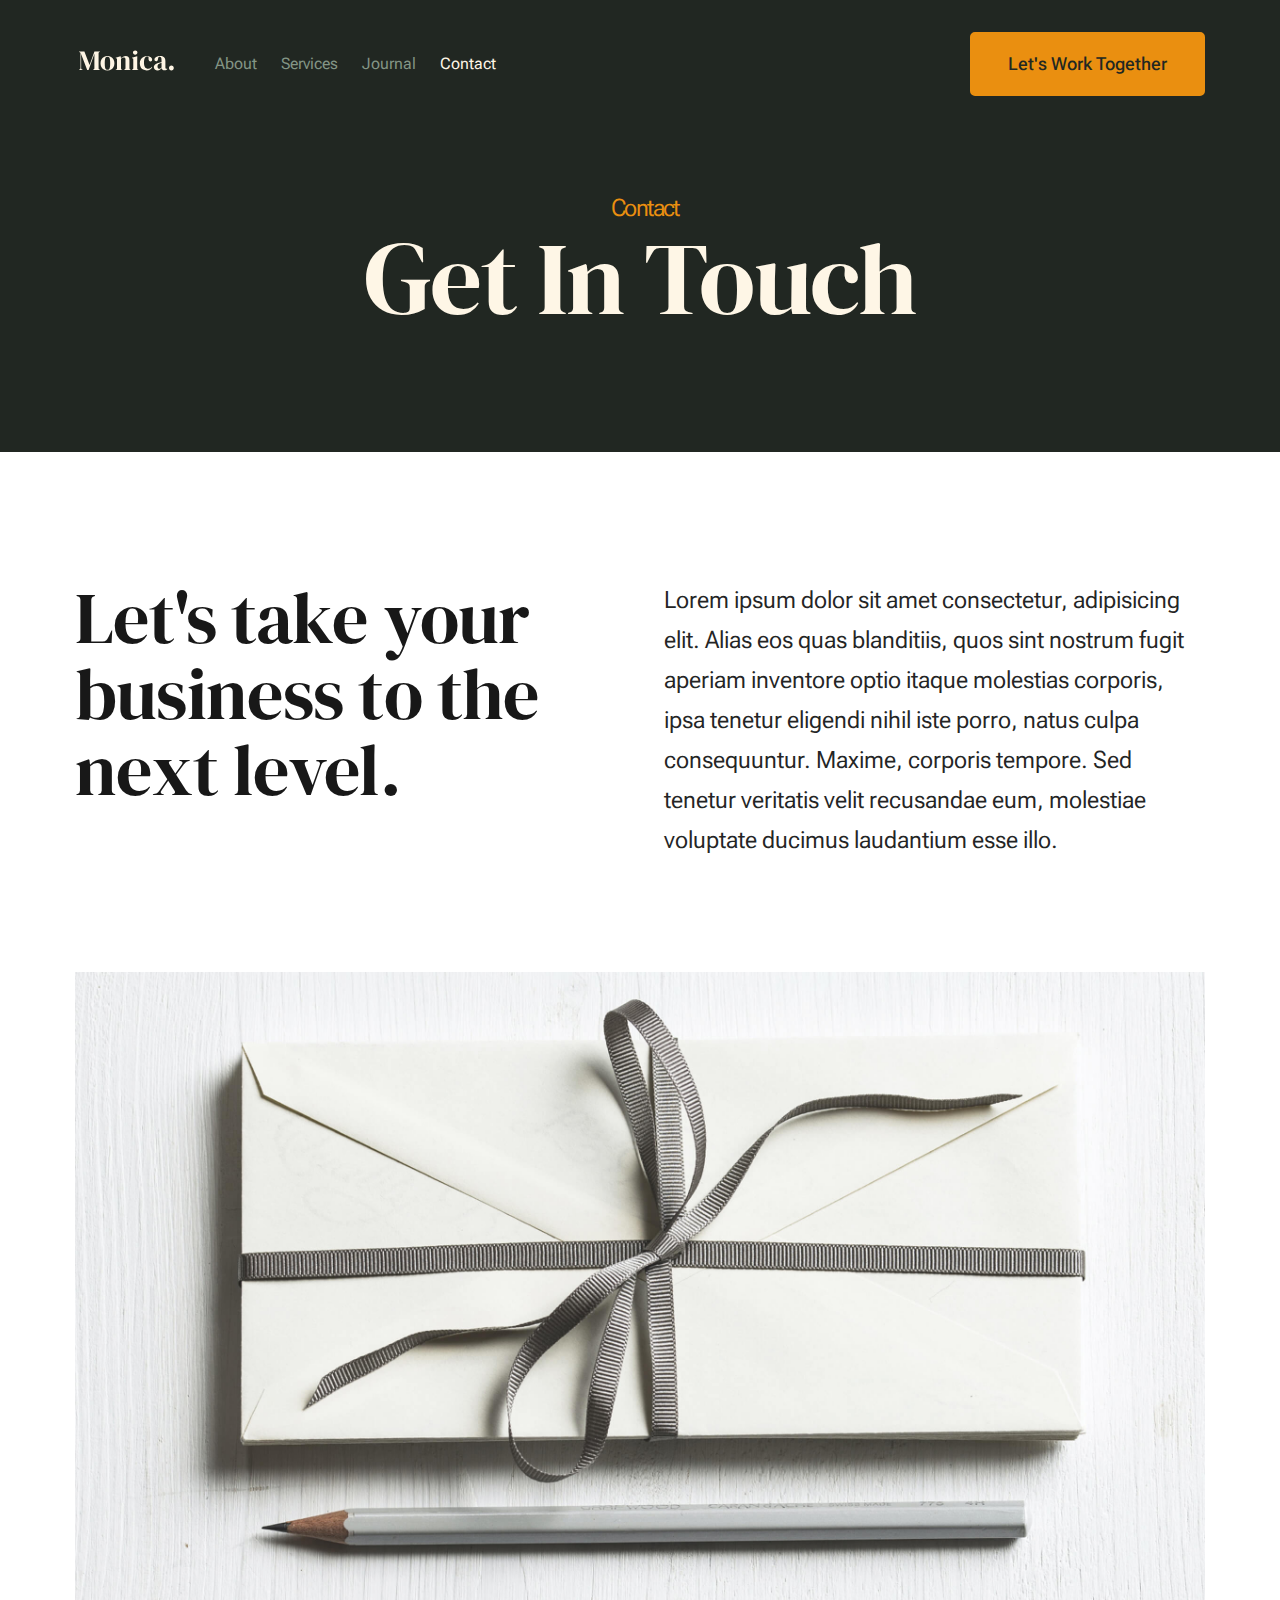
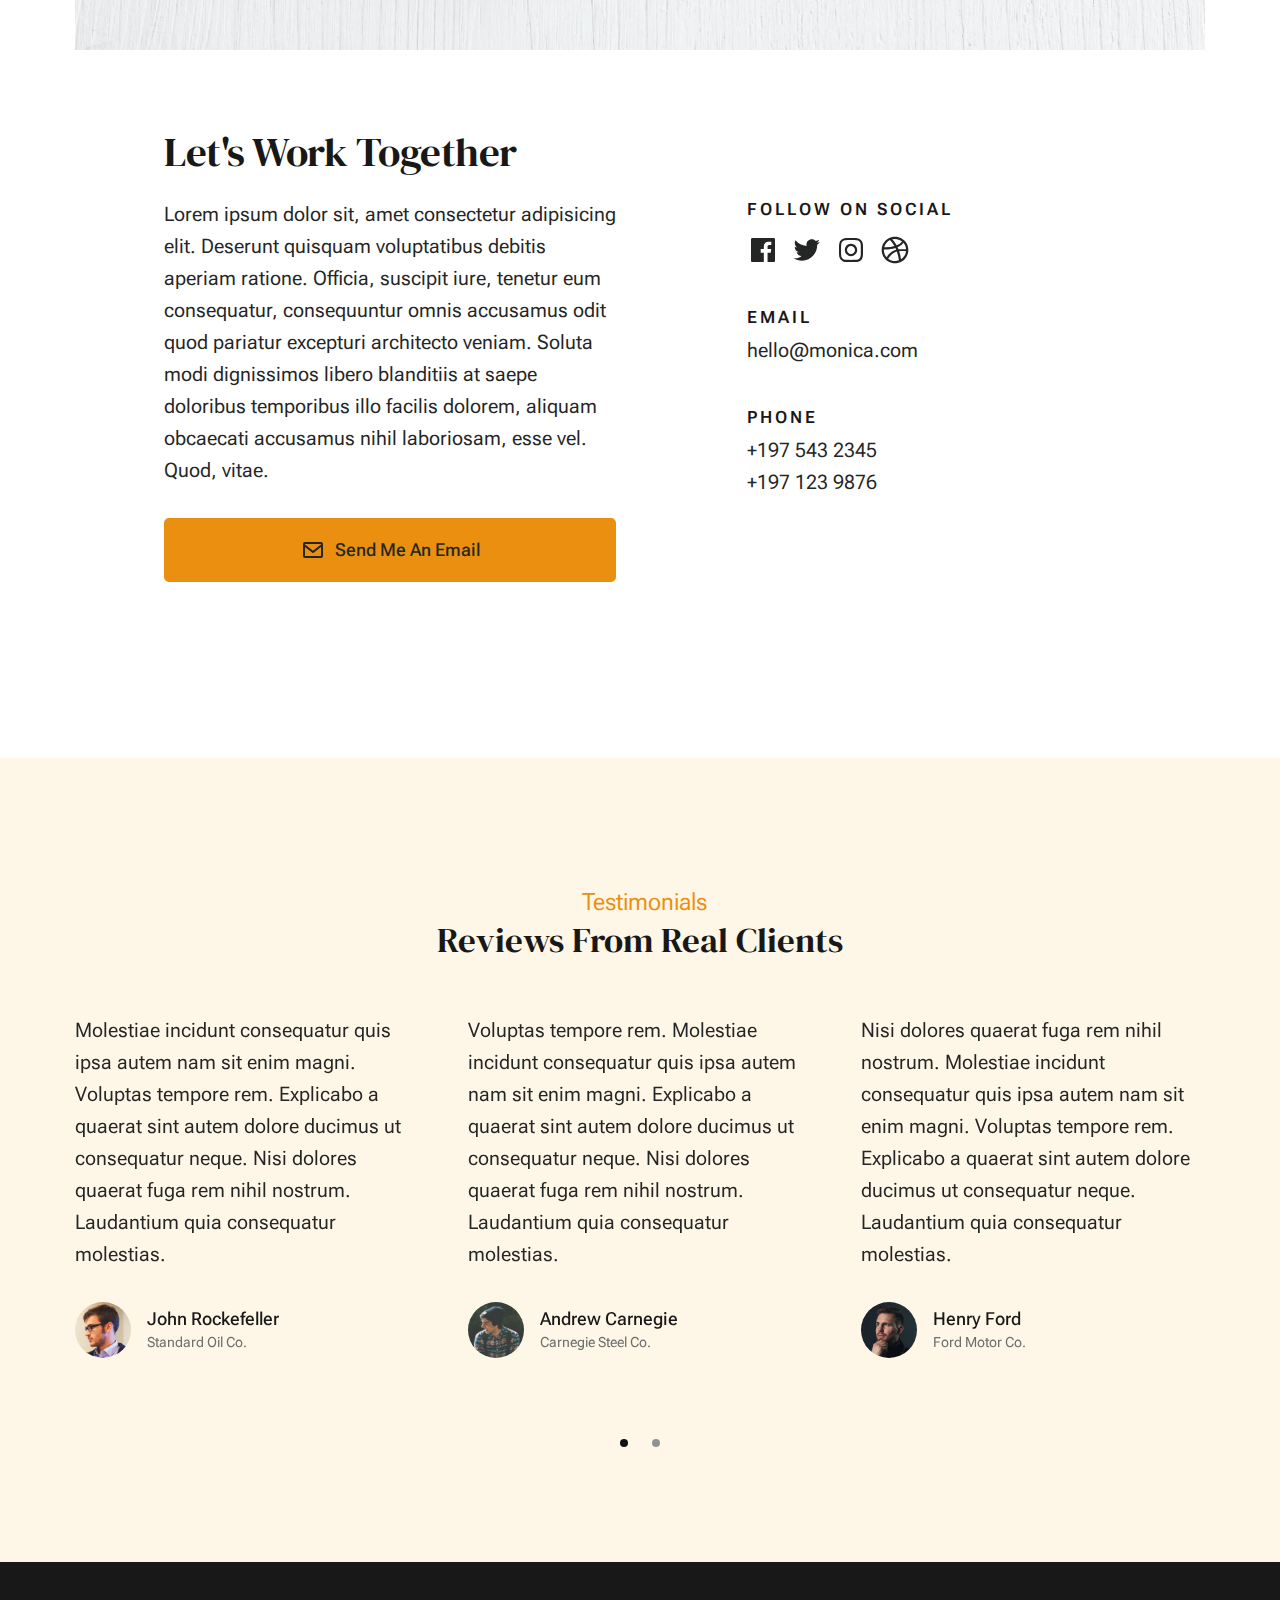
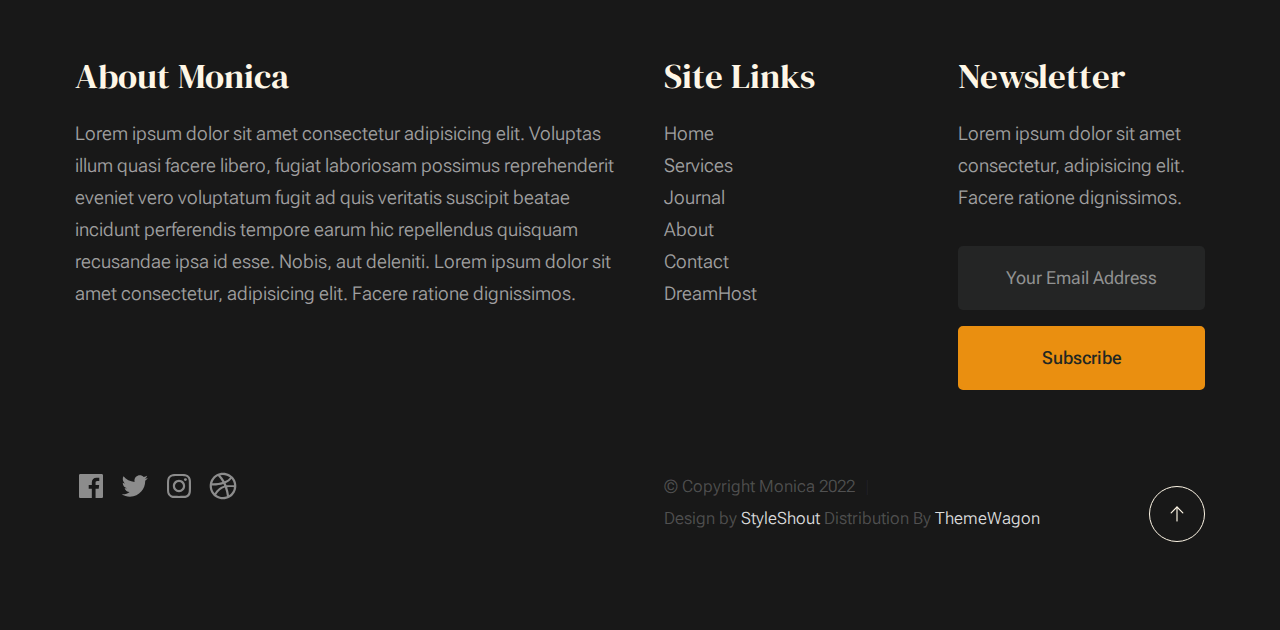
<file: contact.html>
<!DOCTYPE html>
<html lang="en" class="no-js" >
<head>

    <!--- basic page needs
    ================================================== -->
    <meta charset="utf-8">
    <meta name="viewport" content="width=device-width, initial-scale=1">
    <title>Contact - Monica</title>

    <script>
        document.documentElement.classList.remove('no-js');
        document.documentElement.classList.add('js');
    </script>

    <!-- CSS
    ================================================== -->
    <link rel="stylesheet" href="css/vendor.css">
    <link rel="stylesheet" href="css/styles.css">

    <!-- favicons
    ================================================== -->
    <link rel="apple-touch-icon" sizes="180x180" href="apple-touch-icon.png">
    <link rel="icon" type="image/png" sizes="32x32" href="favicon-32x32.png">
    <link rel="icon" type="image/png" sizes="16x16" href="favicon-16x16.png">
    <link rel="manifest" href="site.webmanifest">

</head>


<body id="top">


    <!-- preloader
    ================================================== -->
    <div id="preloader">
        <div id="loader" class="dots-fade">
            <div></div>
            <div></div>
            <div></div>
        </div>
    </div>


    <!-- page wrap
    ================================================== -->
    <div id="page" class="s-pagewrap">


        <!-- # site header 
        ================================================== -->
        <header class="s-header">
            <div class="row s-header__inner width-sixteen-col">

                <div class="s-header__block">
                    <div class="s-header__logo">
                        <a class="logo" href="index.html">
                            <img src="images/logo.svg" alt="Homepage">
                        </a>
                    </div>

                    <a class="s-header__menu-toggle" href="#0"><span>Menu</span></a>
                </div> <!-- end s-header__block -->

                <nav class="s-header__nav">
    
                    <ul class="s-header__menu-links">
                        <li><a href="about.html">About</a></li>
                        <li><a href="services.html">Services</a></li>
                        <li><a href="blog.html">Journal</a></li>
                        <li class="current"><a href="contact.html">Contact</a></li>
                    </ul> <!-- s-header__menu-links -->

                    <div class="s-header__contact">
                        <a href="contact.html" class="btn btn--primary s-header__contact-btn">Let's Work Together</a>                        
                    </div> <!-- s-header__contact -->
    
                </nav> <!-- end s-header__nav -->

            </div> <!-- end s-header__inner -->
        </header> <!-- end s-header -->


        <!-- # site main content
        ================================================== -->
        <section id="content" class="s-content">

               <section class="s-pageheader pageheader">
                    <div class="row">
                        <div class="column xl-12">
                            <h1 class="page-title">
                                <span class="page-title__small-type text-pretitle">Contact</span>
                                Get In Touch
                            </h1>                            
                        </div>
                    </div>
               </section> <!--pageheader -->  

               <section class="s-pagecontent pagecontent">

                    <div class="row pageintro">
                        <div class="column xl-6 lg-12">
                            <h2 class="text-display-title">Let's take your business to the next level.</h2>
                        </div>
                        <div class="column xl-6 lg-12 u-flexitem-x-right">
                            <p class="lead">
                            Lorem ipsum dolor sit amet consectetur, adipisicing elit. Alias eos quas blanditiis, quos sint nostrum fugit aperiam 
                            inventore optio itaque molestias corporis, ipsa tenetur eligendi nihil iste porro, natus culpa consequuntur. Maxime, 
                            corporis tempore. Sed tenetur veritatis velit recusandae eum, molestiae voluptate ducimus laudantium esse illo. 
                            </p>
                        </div>                       
                    </div> <!-- pageintro -->   
                    
                    <div class="row pagemedia">
                        <d class="column xl-12">
                            <figure class="page-media">                                
                                <img src="images/thumbs/contact/contact-1200.jpg" 
                                     srcset="images/thumbs/contact/contact-2400.jpg 2400w, 
                                             images/thumbs/contact/contact-1200.jpg 1200w, 
                                             images/thumbs/contact/contact-600.jpg 600w" sizes="(max-width: 2400px) 100vw, 2400px" alt="">
                            </figure>
                        </d>
                    </div> <!-- pagemedia --> 

                    <div class="row width-narrower pagemain">
                        <div class="column xl-12">
                            <h2>Let's Work Together</h2>

                            <div class="row">
                                <div class="column xl-6 md-12 contact-cta">     
                                    <p>
                                    Lorem ipsum dolor sit, amet consectetur adipisicing elit. Deserunt quisquam voluptatibus debitis aperiam ratione. Officia, 
                                    suscipit iure, tenetur eum consequatur, consequuntur omnis accusamus odit quod pariatur excepturi architecto veniam. Soluta 
                                    modi dignissimos libero blanditiis at saepe doloribus temporibus illo facilis dolorem, aliquam obcaecati accusamus nihil 
                                    laboriosam, esse vel. Quod, vitae.
                                    </p>
        
                                    <a href="mailto:#0" class="btn btn--primary u-fullwidth contact-btn">
                                        <svg xmlns="http://www.w3.org/2000/svg" width="24" height="24" viewBox="0 0 24 24" style="fill: rgba(0, 0, 0, 1);transform: ;msFilter:;"><path d="M20 4H4c-1.103 0-2 .897-2 2v12c0 1.103.897 2 2 2h16c1.103 0 2-.897 2-2V6c0-1.103-.897-2-2-2zm0 2v.511l-8 6.223-8-6.222V6h16zM4 18V9.044l7.386 5.745a.994.994 0 0 0 1.228 0L20 9.044 20.002 18H4z"></path></svg>
                                        Send Me An Email
                                    </a>
                                </div> 
                                <div class="column xl-5 md-12 u-flexitem-x-right">

                                    <div class="contact-block">
                                        <h6>Follow On Social</h6>
                                        <ul class="contact-social social-list">
                                            <li>
                                                <a href="#0">
                                                    <svg xmlns="http://www.w3.org/2000/svg" width="24" height="24" viewBox="0 0 24 24" style="fill:rgba(0, 0, 0, 1);transform:;-ms-filter:"><path d="M20,3H4C3.447,3,3,3.448,3,4v16c0,0.552,0.447,1,1,1h8.615v-6.96h-2.338v-2.725h2.338v-2c0-2.325,1.42-3.592,3.5-3.592 c0.699-0.002,1.399,0.034,2.095,0.107v2.42h-1.435c-1.128,0-1.348,0.538-1.348,1.325v1.735h2.697l-0.35,2.725h-2.348V21H20 c0.553,0,1-0.448,1-1V4C21,3.448,20.553,3,20,3z"></path></svg>
                                                    <span class="u-screen-reader-text">Facebook</span>
                                                </a>
                                            </li>
                                            <li>
                                                <a href="#0">
                                                    <svg xmlns="http://www.w3.org/2000/svg" width="24" height="24" viewBox="0 0 24 24" style="fill:rgba(0, 0, 0, 1);transform:;-ms-filter:"><path d="M19.633,7.997c0.013,0.175,0.013,0.349,0.013,0.523c0,5.325-4.053,11.461-11.46,11.461c-2.282,0-4.402-0.661-6.186-1.809 c0.324,0.037,0.636,0.05,0.973,0.05c1.883,0,3.616-0.636,5.001-1.721c-1.771-0.037-3.255-1.197-3.767-2.793 c0.249,0.037,0.499,0.062,0.761,0.062c0.361,0,0.724-0.05,1.061-0.137c-1.847-0.374-3.23-1.995-3.23-3.953v-0.05 c0.537,0.299,1.16,0.486,1.82,0.511C3.534,9.419,2.823,8.184,2.823,6.787c0-0.748,0.199-1.434,0.548-2.032 c1.983,2.443,4.964,4.04,8.306,4.215c-0.062-0.3-0.1-0.611-0.1-0.923c0-2.22,1.796-4.028,4.028-4.028 c1.16,0,2.207,0.486,2.943,1.272c0.91-0.175,1.782-0.512,2.556-0.973c-0.299,0.935-0.936,1.721-1.771,2.22 c0.811-0.088,1.597-0.312,2.319-0.624C21.104,6.712,20.419,7.423,19.633,7.997z"></path></svg>
                                                    <span class="u-screen-reader-text">Twitter</span>
                                                </a>
                                            </li>
                                            <li>
                                                <a href="#0">
                                                    <svg xmlns="http://www.w3.org/2000/svg" width="24" height="24" viewBox="0 0 24 24" style="fill:rgba(0, 0, 0, 1);transform:;-ms-filter:"><path d="M11.999,7.377c-2.554,0-4.623,2.07-4.623,4.623c0,2.554,2.069,4.624,4.623,4.624c2.552,0,4.623-2.07,4.623-4.624 C16.622,9.447,14.551,7.377,11.999,7.377L11.999,7.377z M11.999,15.004c-1.659,0-3.004-1.345-3.004-3.003 c0-1.659,1.345-3.003,3.004-3.003s3.002,1.344,3.002,3.003C15.001,13.659,13.658,15.004,11.999,15.004L11.999,15.004z"></path><circle cx="16.806" cy="7.207" r="1.078"></circle><path d="M20.533,6.111c-0.469-1.209-1.424-2.165-2.633-2.632c-0.699-0.263-1.438-0.404-2.186-0.42 c-0.963-0.042-1.268-0.054-3.71-0.054s-2.755,0-3.71,0.054C7.548,3.074,6.809,3.215,6.11,3.479C4.9,3.946,3.945,4.902,3.477,6.111 c-0.263,0.7-0.404,1.438-0.419,2.186c-0.043,0.962-0.056,1.267-0.056,3.71c0,2.442,0,2.753,0.056,3.71 c0.015,0.748,0.156,1.486,0.419,2.187c0.469,1.208,1.424,2.164,2.634,2.632c0.696,0.272,1.435,0.426,2.185,0.45 c0.963,0.042,1.268,0.055,3.71,0.055s2.755,0,3.71-0.055c0.747-0.015,1.486-0.157,2.186-0.419c1.209-0.469,2.164-1.424,2.633-2.633 c0.263-0.7,0.404-1.438,0.419-2.186c0.043-0.962,0.056-1.267,0.056-3.71s0-2.753-0.056-3.71C20.941,7.57,20.801,6.819,20.533,6.111z M19.315,15.643c-0.007,0.576-0.111,1.147-0.311,1.688c-0.305,0.787-0.926,1.409-1.712,1.711c-0.535,0.199-1.099,0.303-1.67,0.311 c-0.95,0.044-1.218,0.055-3.654,0.055c-2.438,0-2.687,0-3.655-0.055c-0.569-0.007-1.135-0.112-1.669-0.311 c-0.789-0.301-1.414-0.923-1.719-1.711c-0.196-0.534-0.302-1.099-0.311-1.669c-0.043-0.95-0.053-1.218-0.053-3.654 c0-2.437,0-2.686,0.053-3.655c0.007-0.576,0.111-1.146,0.311-1.687c0.305-0.789,0.93-1.41,1.719-1.712 c0.534-0.198,1.1-0.303,1.669-0.311c0.951-0.043,1.218-0.055,3.655-0.055c2.437,0,2.687,0,3.654,0.055 c0.571,0.007,1.135,0.112,1.67,0.311c0.786,0.303,1.407,0.925,1.712,1.712c0.196,0.534,0.302,1.099,0.311,1.669 c0.043,0.951,0.054,1.218,0.054,3.655c0,2.436,0,2.698-0.043,3.654H19.315z"></path></svg>
                                                    <span class="u-screen-reader-text">Instagram</span>
                                                </a>
                                            </li>
                                            <li>
                                                <a href="#0">
                                                    <svg xmlns="http://www.w3.org/2000/svg" width="24" height="24" viewBox="0 0 24 24" style="fill: rgba(0, 0, 0, 1);transform: ;msFilter:;"><path d="M20.66 6.98a9.932 9.932 0 0 0-3.641-3.64C15.486 2.447 13.813 2 12 2s-3.486.447-5.02 1.34c-1.533.893-2.747 2.107-3.64 3.64S2 10.187 2 12s.446 3.487 1.34 5.02a9.924 9.924 0 0 0 3.641 3.64C8.514 21.553 10.187 22 12 22s3.486-.447 5.02-1.34a9.932 9.932 0 0 0 3.641-3.64C21.554 15.487 22 13.813 22 12s-.446-3.487-1.34-5.02zM12 3.66c2 0 3.772.64 5.32 1.919-.92 1.174-2.286 2.14-4.1 2.9-1.002-1.813-2.088-3.327-3.261-4.54A7.715 7.715 0 0 1 12 3.66zM5.51 6.8a8.116 8.116 0 0 1 2.711-2.22c1.212 1.201 2.325 2.7 3.34 4.5-2 .6-4.114.9-6.341.9-.573 0-1.006-.013-1.3-.04A8.549 8.549 0 0 1 5.51 6.8zM3.66 12c0-.054.003-.12.01-.2.007-.08.01-.146.01-.2.254.014.641.02 1.161.02 2.666 0 5.146-.367 7.439-1.1.187.373.381.793.58 1.26-1.32.293-2.674 1.006-4.061 2.14S6.4 16.247 5.76 17.5c-1.4-1.587-2.1-3.42-2.1-5.5zM12 20.34c-1.894 0-3.594-.587-5.101-1.759.601-1.187 1.524-2.322 2.771-3.401 1.246-1.08 2.483-1.753 3.71-2.02a29.441 29.441 0 0 1 1.56 6.62 8.166 8.166 0 0 1-2.94.56zm7.08-3.96a8.351 8.351 0 0 1-2.58 2.621c-.24-2.08-.7-4.107-1.379-6.081.932-.066 1.765-.1 2.5-.1.799 0 1.686.034 2.659.1a8.098 8.098 0 0 1-1.2 3.46zm-1.24-5c-1.16 0-2.233.047-3.22.14a27.053 27.053 0 0 0-.68-1.62c2.066-.906 3.532-2.006 4.399-3.3 1.2 1.414 1.854 3.027 1.96 4.84-.812-.04-1.632-.06-2.459-.06z"></path></svg>
                                                    <span class="u-screen-reader-text">Dribbble</span>
                                                </a>
                                            </li>
                                        </ul> <!-- end s-footer__social -->
                                    </div>

                                    <div class="contact-block">
                                        <h6>Email</h6>
                                        <a href="mailto:#0">hello@monica.com</a>
                                    </div>

                                    <div class="contact-block">
                                        <h6>Phone</h6>
                                        <ul class="contact-list">
                                            <li><a href="tel:197-543-2345">+197 543 2345</a></li>
                                            <li><a href="tel:197-123-9876">+197 123 9876</a></li>
                                        </ul>
                                    </div>

                                </div>
                            </div>
                        </div>                        
                    </div> <!-- end pagemain -->

               </section> <!-- pagecontent -->

               <section class="s-testimonials">

                    <div class="s-testimonials__header row row-x-center text-center">
                        <div class="column xl-8 lg-12">
        
                            <p class="text-pretitle">
                            Testimonials
                            </p>
                            <h3>
                            Reviews From Real Clients
                            </h3>                        
        
                        </div>
                    </div> <!--end s-testimonials__header -->

                    <div class="row s-testimonials__content">
                        <div class="column xl-12 testimonials">

                            <div class="swiper-container testimonials__slider page-slider">

                                <div class="swiper-wrapper">
                                    <div class="testimonials__slide swiper-slide">
                                        <p>
                                        Molestiae incidunt consequatur quis ipsa autem nam sit enim magni. Voluptas tempore rem. 
                                        Explicabo a quaerat sint autem dolore ducimus ut consequatur neque. Nisi dolores quaerat fuga rem nihil nostrum.
                                        Laudantium quia consequatur molestias.
                                        </p>
                                        <div class="testimonials__author">
                                            <img src="images/avatars/user-01.jpg" alt="Author image" class="testimonials__avatar">
                                            <cite class="testimonials__cite">
                                                <strong>John Rockefeller</strong>
                                                <span>Standard Oil Co.</span>
                                            </cite>
                                        </div>
                                    </div>
                                    <div class="testimonials__slide swiper-slide">
                                        <p>
                                        Voluptas tempore rem. Molestiae incidunt consequatur quis ipsa autem nam sit enim magni. 
                                        Explicabo a quaerat sint autem dolore ducimus ut consequatur neque. Nisi dolores quaerat fuga rem nihil nostrum.
                                        Laudantium quia consequatur molestias.
                                        </p>
                                        <div class="testimonials__author">
                                            <img src="images/avatars/user-04.jpg" alt="Author image" class="testimonials__avatar">
                                            <cite class="testimonials__cite">
                                                <strong>Andrew Carnegie</strong>
                                                <span>Carnegie Steel Co.</span>
                                            </cite>
                                        </div>
                                    </div>
                                    <div class="testimonials__slide swiper-slide">
                                        <p>
                                        Nisi dolores quaerat fuga rem nihil nostrum. Molestiae incidunt consequatur quis ipsa autem nam sit enim magni. 
                                        Voluptas tempore rem. Explicabo a quaerat sint autem dolore ducimus ut consequatur neque. 
                                        Laudantium quia consequatur molestias.
                                        </p>
                                        <div class="testimonials__author">
                                            <img src="images/avatars/user-06.jpg" alt="Author image" class="testimonials__avatar">
                                            <cite class="testimonials__cite">
                                                <strong>Henry Ford</strong>
                                                <span>Ford Motor Co.</span>
                                            </cite>
                                        </div>
                                    </div>
                                    <div class="testimonials__slide swiper-slide">
                                        <p>
                                        Molestiae incidunt consequatur quis ipsa autem nam sit enim magni. Voluptas tempore rem. 
                                        Explicabo a quaerat sint autem dolore ducimus ut consequatur neque. Nisi dolores quaerat fuga rem nihil nostrum.
                                        Laudantium quia consequatur molestias.
                                        </p>
                                        <div class="testimonials__author">
                                            <img src="images/avatars/user-02.jpg" alt="Author image" class="testimonials__avatar">
                                            <cite class="testimonials__cite">
                                                <strong>John Morgan</strong>
                                                <span>JP Morgan & Co.</span>
                                            </cite>
                                        </div>
                                    </div> 
                                </div> <!-- end swiper-wrapper --> 

                                <div class="swiper-pagination"></div>

                            </div> <!--end testimonials__slider --> 

                        </div> <!-- testimonials -->
                    </div> <!--end s-testimonials__content -->

               </section> <!-- end s-testimonials -->

        </section> <!-- s-content-->

        <!-- # footer 
        ================================================== -->
        <footer class="s-footer">
            <div class="row s-footer__content">
                <div class="column xl-6 lg-6 md-12 s-footer__block s-footer__about">                    
                    <h3>About Monica</h3>
                    <p>
                    Lorem ipsum dolor sit amet consectetur adipisicing elit. Voluptas illum quasi facere libero, 
                    fugiat laboriosam possimus reprehenderit eveniet vero voluptatum fugit ad quis veritatis suscipit beatae 
                    incidunt perferendis tempore earum hic repellendus quisquam recusandae ipsa id esse. Nobis, aut deleniti.
                    Lorem ipsum dolor sit amet consectetur, adipisicing elit. Facere ratione dignissimos.
                    </p>               
                </div>                
                <div class="column xl-3 lg-6 md-12 s-footer__block s-footer__site-links">
                    <h3>Site Links</h3>
                    <ul class="link-list">
                        <li><a href="index.html">Home</a></li>
                        <li><a href="services.html">Services</a></li>
                        <li><a href="blog.html">Journal</a></li>
                        <li><a href="about.html">About</a></li>
                        <li><a href="contact.html">Contact</a></li>
                        <li><a href="https://www.dreamhost.com/r.cgi?287326">DreamHost</a></li>
                    </ul>
                </div>
                <div class="column xl-3 lg-6 md-12 tab-12 s-footer__block s-footer__newsletter">
                    <h3>Newsletter</h3>

                    <p>
                    Lorem ipsum dolor sit amet consectetur, adipisicing elit. Facere ratione dignissimos.
                    </p>

                    <div class="subscribe-form">
                        <form id="mc-form" class="mc-form">
                            <input type="email" name="EMAIL" id="mce-EMAIL" class="u-fullwidth text-center" placeholder="Your Email Address" title="The domain portion of the email address is invalid (the portion after the @)." pattern="^([^\x00-\x20\x22\x28\x29\x2c\x2e\x3a-\x3c\x3e\x40\x5b-\x5d\x7f-\xff]+|\x22([^\x0d\x22\x5c\x80-\xff]|\x5c[\x00-\x7f])*\x22)(\x2e([^\x00-\x20\x22\x28\x29\x2c\x2e\x3a-\x3c\x3e\x40\x5b-\x5d\x7f-\xff]+|\x22([^\x0d\x22\x5c\x80-\xff]|\x5c[\x00-\x7f])*\x22))*\x40([^\x00-\x20\x22\x28\x29\x2c\x2e\x3a-\x3c\x3e\x40\x5b-\x5d\x7f-\xff]+|\x5b([^\x0d\x5b-\x5d\x80-\xff]|\x5c[\x00-\x7f])*\x5d)(\x2e([^\x00-\x20\x22\x28\x29\x2c\x2e\x3a-\x3c\x3e\x40\x5b-\x5d\x7f-\xff]+|\x5b([^\x0d\x5b-\x5d\x80-\xff]|\x5c[\x00-\x7f])*\x5d))*(\.\w{2,})+$" required>
                            <input type="submit" name="subscribe" value="Subscribe" class="btn btn--primary btn--small u-fullwidth">
                            <!-- <div style="position: absolute; left: -5000px;" aria-hidden="true"><input type="text" name="b_cdb7b577e41181934ed6a6a44_9a91cfe7b3" tabindex="-1" value=""></div> -->
                            <div class="mc-status"></div>
                        </form>
                    </div>
                </div>
            </div>    
            
            <div class="row s-footer__bottom">
                <div class="column xl-6 lg-12">
                    <ul class="s-footer__social social-list">
                        <li>
                            <a href="#0">
                                <svg xmlns="http://www.w3.org/2000/svg" width="24" height="24" viewBox="0 0 24 24" style="fill:rgba(0, 0, 0, 1);transform:;-ms-filter:"><path d="M20,3H4C3.447,3,3,3.448,3,4v16c0,0.552,0.447,1,1,1h8.615v-6.96h-2.338v-2.725h2.338v-2c0-2.325,1.42-3.592,3.5-3.592 c0.699-0.002,1.399,0.034,2.095,0.107v2.42h-1.435c-1.128,0-1.348,0.538-1.348,1.325v1.735h2.697l-0.35,2.725h-2.348V21H20 c0.553,0,1-0.448,1-1V4C21,3.448,20.553,3,20,3z"></path></svg>
                                <span class="u-screen-reader-text">Facebook</span>
                            </a>
                        </li>
                        <li>
                            <a href="#0">
                                <svg xmlns="http://www.w3.org/2000/svg" width="24" height="24" viewBox="0 0 24 24" style="fill:rgba(0, 0, 0, 1);transform:;-ms-filter:"><path d="M19.633,7.997c0.013,0.175,0.013,0.349,0.013,0.523c0,5.325-4.053,11.461-11.46,11.461c-2.282,0-4.402-0.661-6.186-1.809 c0.324,0.037,0.636,0.05,0.973,0.05c1.883,0,3.616-0.636,5.001-1.721c-1.771-0.037-3.255-1.197-3.767-2.793 c0.249,0.037,0.499,0.062,0.761,0.062c0.361,0,0.724-0.05,1.061-0.137c-1.847-0.374-3.23-1.995-3.23-3.953v-0.05 c0.537,0.299,1.16,0.486,1.82,0.511C3.534,9.419,2.823,8.184,2.823,6.787c0-0.748,0.199-1.434,0.548-2.032 c1.983,2.443,4.964,4.04,8.306,4.215c-0.062-0.3-0.1-0.611-0.1-0.923c0-2.22,1.796-4.028,4.028-4.028 c1.16,0,2.207,0.486,2.943,1.272c0.91-0.175,1.782-0.512,2.556-0.973c-0.299,0.935-0.936,1.721-1.771,2.22 c0.811-0.088,1.597-0.312,2.319-0.624C21.104,6.712,20.419,7.423,19.633,7.997z"></path></svg>
                                <span class="u-screen-reader-text">Twitter</span>
                            </a>
                        </li>
                        <li>
                            <a href="#0">
                                <svg xmlns="http://www.w3.org/2000/svg" width="24" height="24" viewBox="0 0 24 24" style="fill:rgba(0, 0, 0, 1);transform:;-ms-filter:"><path d="M11.999,7.377c-2.554,0-4.623,2.07-4.623,4.623c0,2.554,2.069,4.624,4.623,4.624c2.552,0,4.623-2.07,4.623-4.624 C16.622,9.447,14.551,7.377,11.999,7.377L11.999,7.377z M11.999,15.004c-1.659,0-3.004-1.345-3.004-3.003 c0-1.659,1.345-3.003,3.004-3.003s3.002,1.344,3.002,3.003C15.001,13.659,13.658,15.004,11.999,15.004L11.999,15.004z"></path><circle cx="16.806" cy="7.207" r="1.078"></circle><path d="M20.533,6.111c-0.469-1.209-1.424-2.165-2.633-2.632c-0.699-0.263-1.438-0.404-2.186-0.42 c-0.963-0.042-1.268-0.054-3.71-0.054s-2.755,0-3.71,0.054C7.548,3.074,6.809,3.215,6.11,3.479C4.9,3.946,3.945,4.902,3.477,6.111 c-0.263,0.7-0.404,1.438-0.419,2.186c-0.043,0.962-0.056,1.267-0.056,3.71c0,2.442,0,2.753,0.056,3.71 c0.015,0.748,0.156,1.486,0.419,2.187c0.469,1.208,1.424,2.164,2.634,2.632c0.696,0.272,1.435,0.426,2.185,0.45 c0.963,0.042,1.268,0.055,3.71,0.055s2.755,0,3.71-0.055c0.747-0.015,1.486-0.157,2.186-0.419c1.209-0.469,2.164-1.424,2.633-2.633 c0.263-0.7,0.404-1.438,0.419-2.186c0.043-0.962,0.056-1.267,0.056-3.71s0-2.753-0.056-3.71C20.941,7.57,20.801,6.819,20.533,6.111z M19.315,15.643c-0.007,0.576-0.111,1.147-0.311,1.688c-0.305,0.787-0.926,1.409-1.712,1.711c-0.535,0.199-1.099,0.303-1.67,0.311 c-0.95,0.044-1.218,0.055-3.654,0.055c-2.438,0-2.687,0-3.655-0.055c-0.569-0.007-1.135-0.112-1.669-0.311 c-0.789-0.301-1.414-0.923-1.719-1.711c-0.196-0.534-0.302-1.099-0.311-1.669c-0.043-0.95-0.053-1.218-0.053-3.654 c0-2.437,0-2.686,0.053-3.655c0.007-0.576,0.111-1.146,0.311-1.687c0.305-0.789,0.93-1.41,1.719-1.712 c0.534-0.198,1.1-0.303,1.669-0.311c0.951-0.043,1.218-0.055,3.655-0.055c2.437,0,2.687,0,3.654,0.055 c0.571,0.007,1.135,0.112,1.67,0.311c0.786,0.303,1.407,0.925,1.712,1.712c0.196,0.534,0.302,1.099,0.311,1.669 c0.043,0.951,0.054,1.218,0.054,3.655c0,2.436,0,2.698-0.043,3.654H19.315z"></path></svg>
                                <span class="u-screen-reader-text">Instagram</span>
                            </a>
                        </li>
                        <li>
                            <a href="#0">
                                <svg xmlns="http://www.w3.org/2000/svg" width="24" height="24" viewBox="0 0 24 24" style="fill: rgba(0, 0, 0, 1);transform: ;msFilter:;"><path d="M20.66 6.98a9.932 9.932 0 0 0-3.641-3.64C15.486 2.447 13.813 2 12 2s-3.486.447-5.02 1.34c-1.533.893-2.747 2.107-3.64 3.64S2 10.187 2 12s.446 3.487 1.34 5.02a9.924 9.924 0 0 0 3.641 3.64C8.514 21.553 10.187 22 12 22s3.486-.447 5.02-1.34a9.932 9.932 0 0 0 3.641-3.64C21.554 15.487 22 13.813 22 12s-.446-3.487-1.34-5.02zM12 3.66c2 0 3.772.64 5.32 1.919-.92 1.174-2.286 2.14-4.1 2.9-1.002-1.813-2.088-3.327-3.261-4.54A7.715 7.715 0 0 1 12 3.66zM5.51 6.8a8.116 8.116 0 0 1 2.711-2.22c1.212 1.201 2.325 2.7 3.34 4.5-2 .6-4.114.9-6.341.9-.573 0-1.006-.013-1.3-.04A8.549 8.549 0 0 1 5.51 6.8zM3.66 12c0-.054.003-.12.01-.2.007-.08.01-.146.01-.2.254.014.641.02 1.161.02 2.666 0 5.146-.367 7.439-1.1.187.373.381.793.58 1.26-1.32.293-2.674 1.006-4.061 2.14S6.4 16.247 5.76 17.5c-1.4-1.587-2.1-3.42-2.1-5.5zM12 20.34c-1.894 0-3.594-.587-5.101-1.759.601-1.187 1.524-2.322 2.771-3.401 1.246-1.08 2.483-1.753 3.71-2.02a29.441 29.441 0 0 1 1.56 6.62 8.166 8.166 0 0 1-2.94.56zm7.08-3.96a8.351 8.351 0 0 1-2.58 2.621c-.24-2.08-.7-4.107-1.379-6.081.932-.066 1.765-.1 2.5-.1.799 0 1.686.034 2.659.1a8.098 8.098 0 0 1-1.2 3.46zm-1.24-5c-1.16 0-2.233.047-3.22.14a27.053 27.053 0 0 0-.68-1.62c2.066-.906 3.532-2.006 4.399-3.3 1.2 1.414 1.854 3.027 1.96 4.84-.812-.04-1.632-.06-2.459-.06z"></path></svg>
                                <span class="u-screen-reader-text">Dribbble</span>
                            </a>
                        </li>
                    </ul> <!-- end s-footer__social -->
                </div>
                <div class="column xl-6 lg-12">
                    <p class="ss-copyright">
                        <span>© Copyright Monica 2022</span> 
                        <span>Design by <a href="https://www.styleshout.com/">StyleShout</a> Distribution By <a href="https://themewagon.com">ThemeWagon</a></span>
                    </p>
                </div>

                <div class="ss-go-top">
                    <a class="smoothscroll" title="Back to Top" href="#top">
                        <svg xmlns="http://www.w3.org/2000/svg" viewBox="0 0 24 24" width="36" height="36" fill="none" stroke="#ffffff" stroke-width="1" stroke-linecap="round" stroke-linejoin="round">&lt;!--!  Atomicons Free 1.00 by @atisalab License - https://atomicons.com/license/ (Icons: CC BY 4.0) Copyright 2021 Atomicons --&gt;<polyline points="17 11 12 6 7 11"></polyline><line x1="12" y1="18" x2="12" y2="6"></line></svg>
                    </a>
                </div> <!-- end ss-go-top -->
            </div>
            
        </footer> <!-- end s-footer -->

    </div> <!-- end page-wrap -->

    <!-- Java Script
    ================================================== -->
    <script src="js/plugins.js"></script>
    <script src="js/main.js"></script>

</body>
</html>
</file>
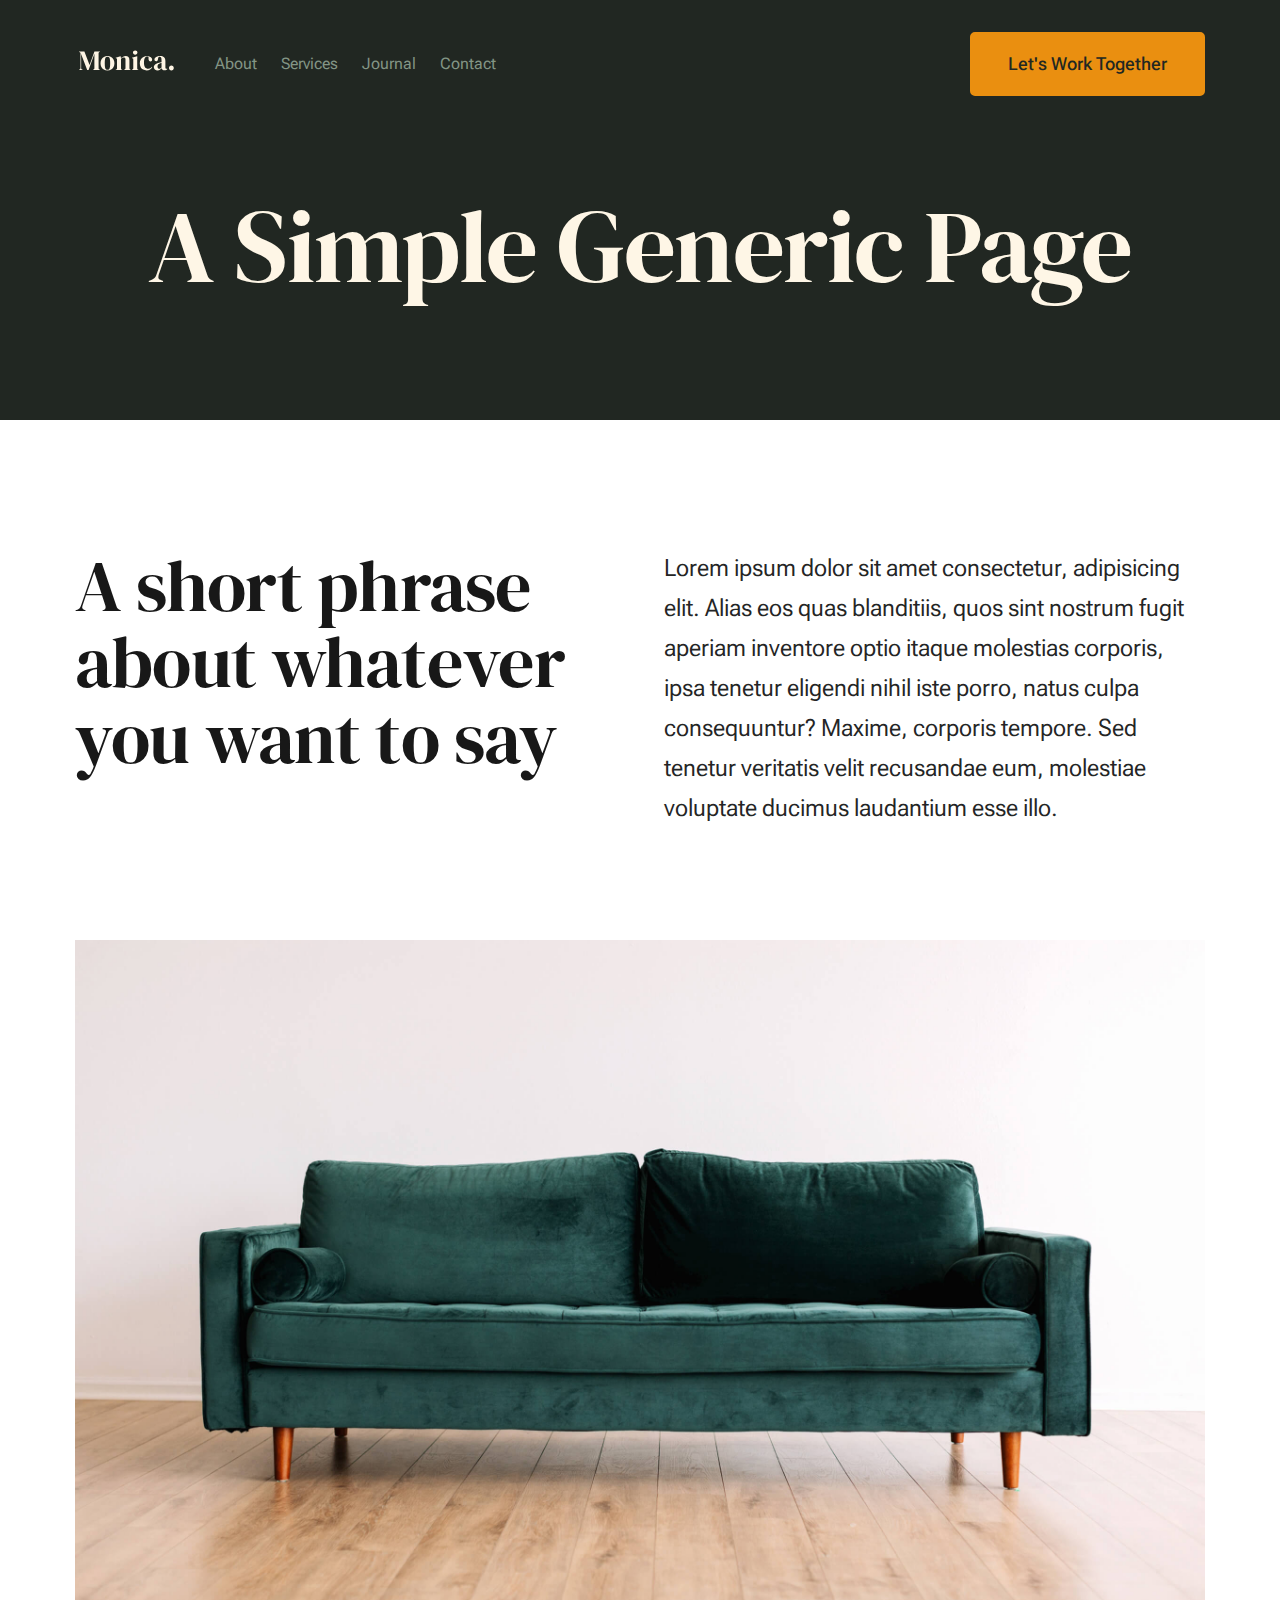
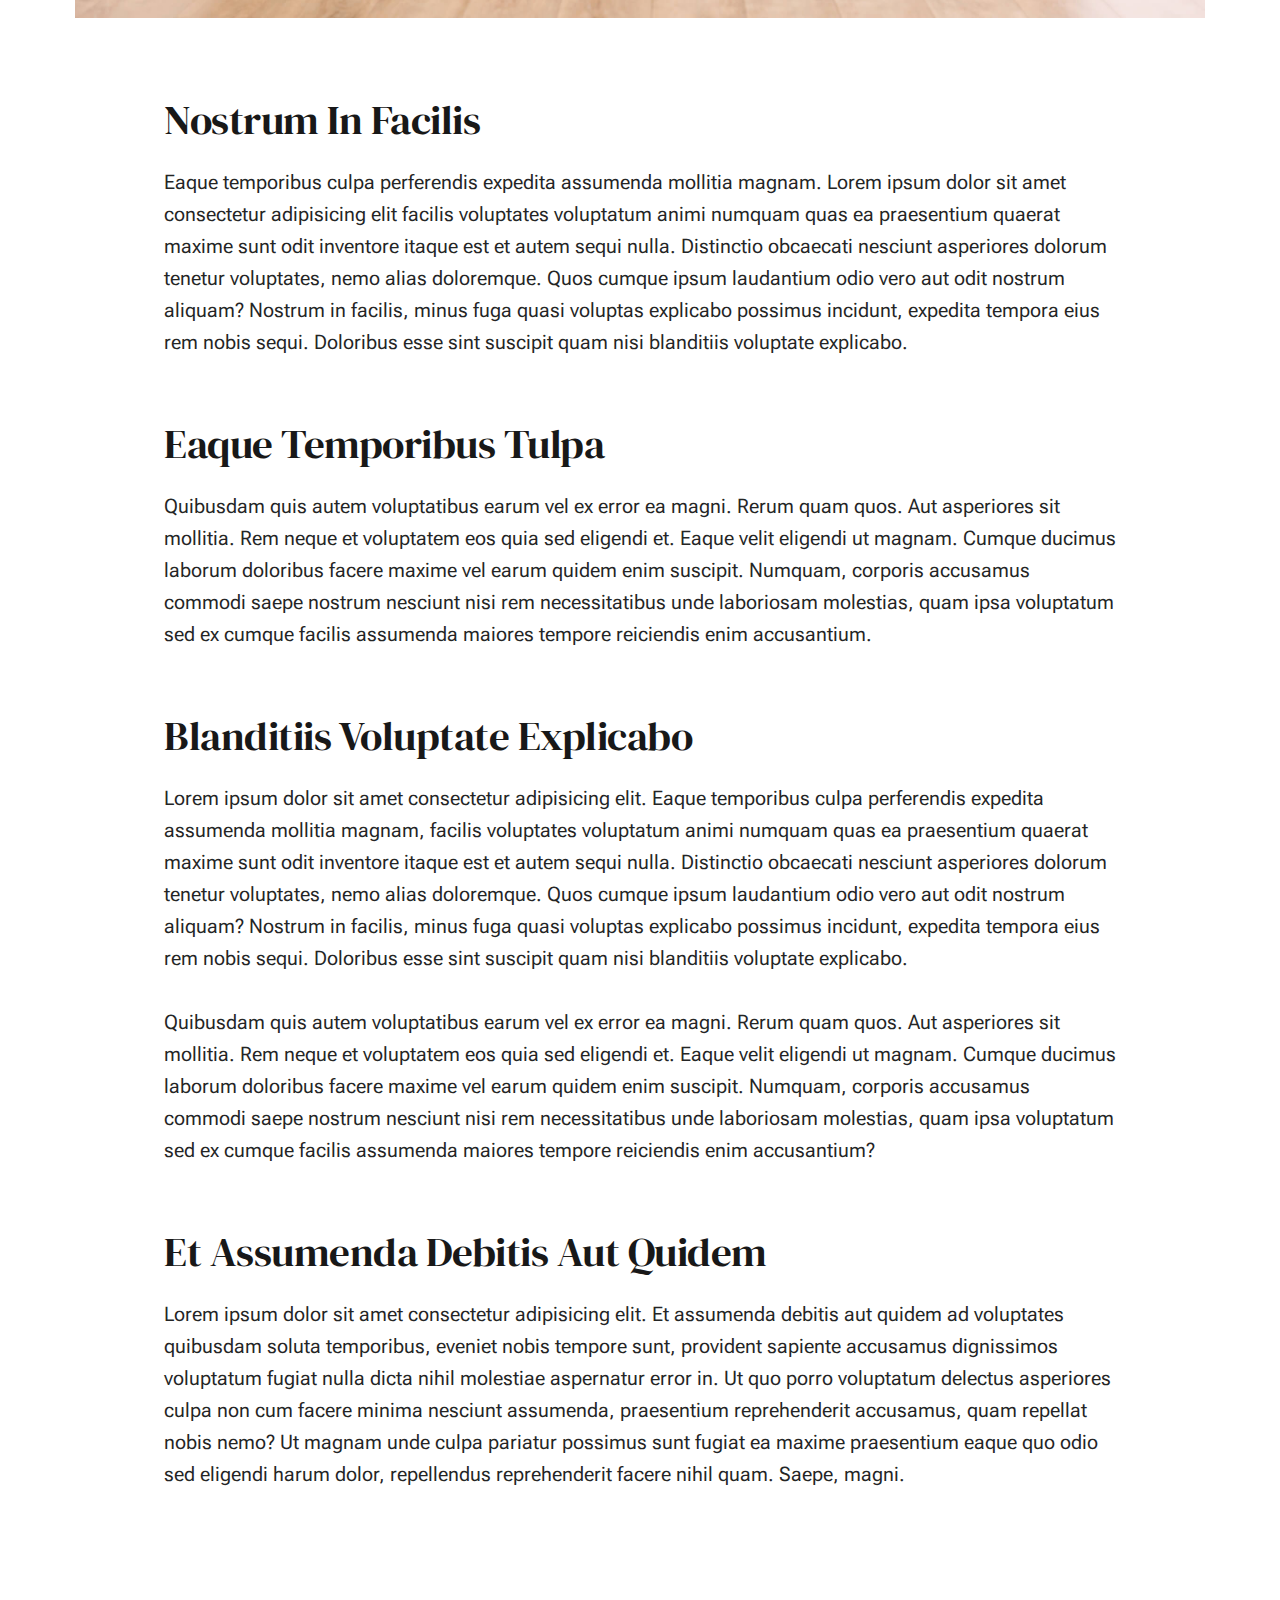
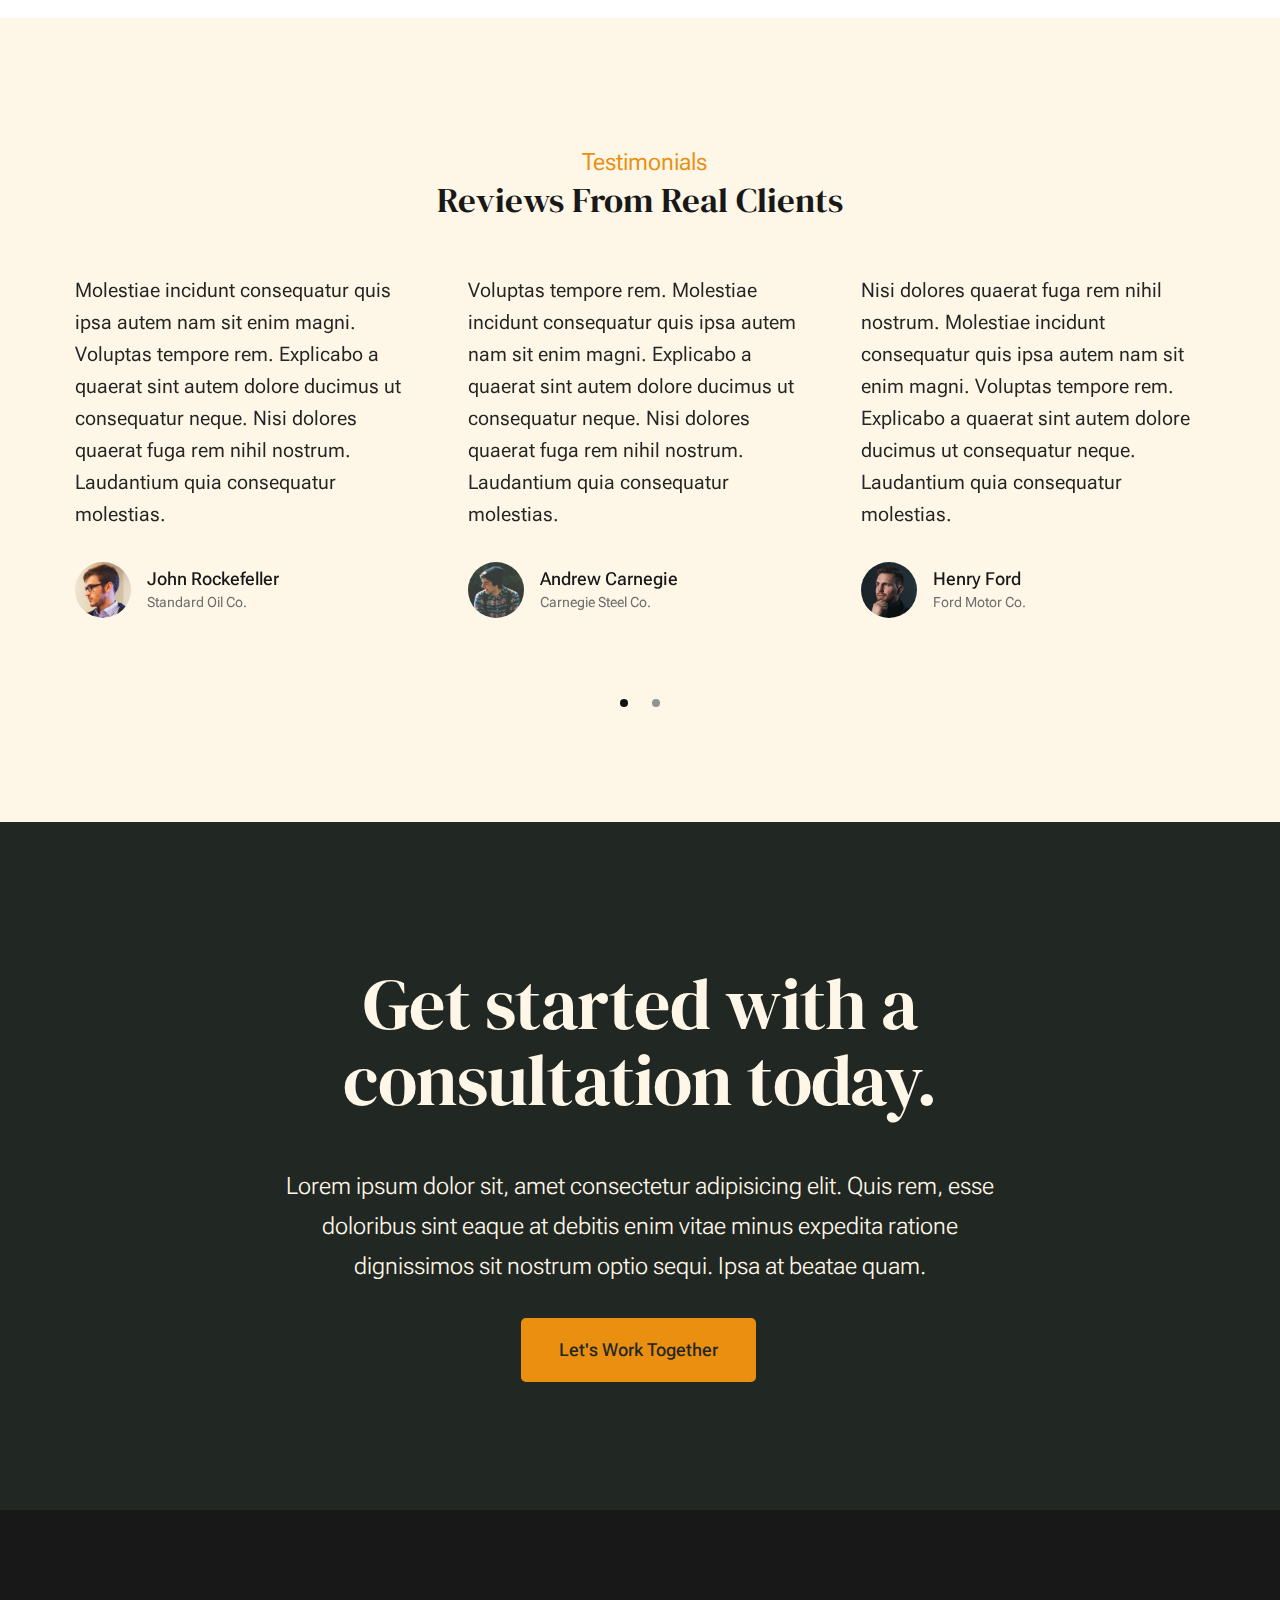
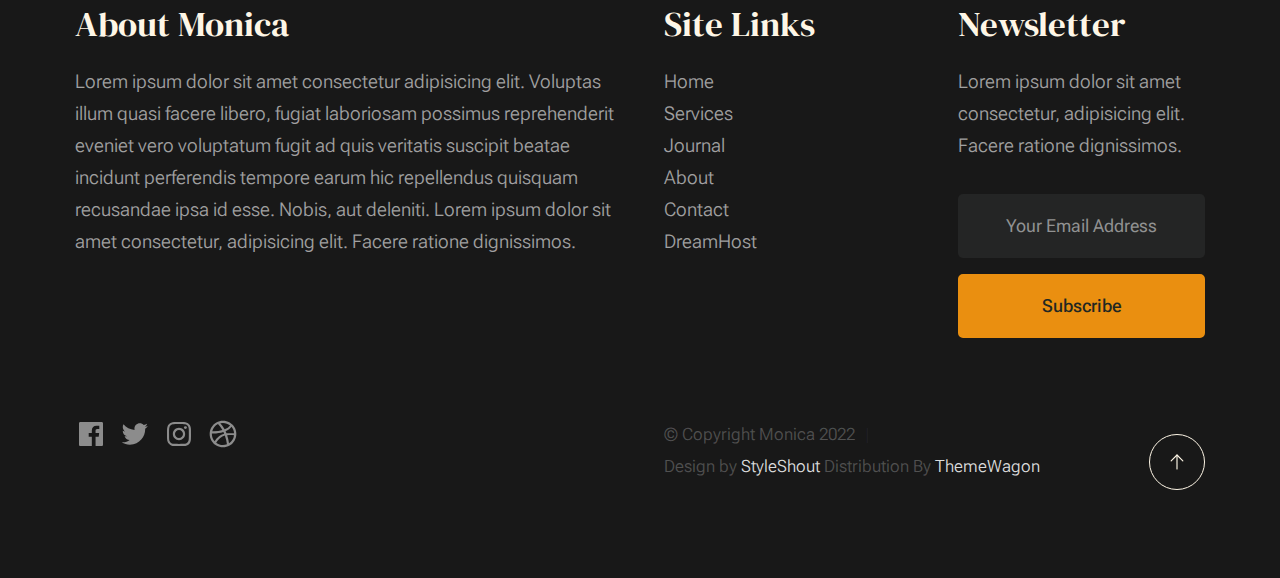
<file: generic.html>
<!DOCTYPE html>
<html lang="en" class="no-js" >
<head>

    <!--- basic page needs
    ================================================== -->
    <meta charset="utf-8">
    <meta name="viewport" content="width=device-width, initial-scale=1">
    <title>Generic - Monica</title>

    <script>
        document.documentElement.classList.remove('no-js');
        document.documentElement.classList.add('js');
    </script>

    <!-- CSS
    ================================================== -->
    <link rel="stylesheet" href="css/vendor.css">
    <link rel="stylesheet" href="css/styles.css">

    <!-- favicons
    ================================================== -->
    <link rel="apple-touch-icon" sizes="180x180" href="apple-touch-icon.png">
    <link rel="icon" type="image/png" sizes="32x32" href="favicon-32x32.png">
    <link rel="icon" type="image/png" sizes="16x16" href="favicon-16x16.png">
    <link rel="manifest" href="site.webmanifest">

</head>


<body id="top">


    <!-- preloader
    ================================================== -->
    <div id="preloader">
        <div id="loader" class="dots-fade">
            <div></div>
            <div></div>
            <div></div>
        </div>
    </div>


    <!-- page wrap
    ================================================== -->
    <div id="page" class="s-pagewrap">


        <!-- # site header 
        ================================================== -->
        <header class="s-header">

            <div class="row s-header__inner width-sixteen-col">

                <div class="s-header__block">
                    <div class="s-header__logo">
                        <a class="logo" href="index.html">
                            <img src="images/logo.svg" alt="Homepage">
                        </a>
                    </div>

                    <a class="s-header__menu-toggle" href="#0"><span>Menu</span></a>
                </div> <!-- end s-header__block -->

                <nav class="s-header__nav">
    
                    <ul class="s-header__menu-links">
                        <li><a href="about.html">About</a></li>
                        <li><a href="services.html">Services</a></li>
                        <li><a href="blog.html">Journal</a></li>
                        <li><a href="contact.html">Contact</a></li>
                    </ul> <!-- s-header__menu-links -->

                    <div class="s-header__contact">
                        <a href="contact.html" class="btn btn--primary s-header__contact-btn">Let's Work Together</a>                        
                    </div> <!-- s-header__contact -->
    
                </nav> <!-- end s-header__nav -->

            </div> <!-- end s-header__inner -->

        </header> <!-- end s-header -->


        <!-- # site main content
        ================================================== -->
        <section id="content" class="s-content">

               <section class="s-pageheader pageheader">
                    <div class="row">
                        <div class="column xl-12">
                            <h1 class="page-title">
                               A Simple Generic Page
                            </h1>
                            
                        </div>
                    </div>
               </section> <!-- end pageheader --> 

               <section class="s-pagecontent pagecontent">

                    <div class="row pageintro">
                        <div class="column xl-6 lg-12">
                            <h2 class="text-display-title">A short phrase about whatever you want to say</h2>
                        </div>
                        <div class="column xl-6 lg-12 u-flexitem-x-right">
                            <p class="lead">
                            Lorem ipsum dolor sit amet consectetur, adipisicing elit. Alias eos quas blanditiis, quos sint nostrum fugit aperiam 
                            inventore optio itaque molestias corporis, ipsa tenetur eligendi nihil iste porro, natus culpa consequuntur? Maxime, 
                            corporis tempore. Sed tenetur veritatis velit recusandae eum, molestiae voluptate ducimus laudantium esse illo. 
                            </p>
                        </div>                       
                    </div> <!-- end pageintro -->   
                    
                    <div class="row pagemedia">
                        <d class="column xl-12">
                            <figure class="page-media">                                
                                <img src="images/sample-1200.jpg" 
                                     srcset="images/sample-2400.jpg 2400w, 
                                             images/sample-1200.jpg 1200w, 
                                             images/sample-600.jpg 600w" sizes="(max-width: 2400px) 100vw, 2400px" alt="">
                            </figure>
                        </d>
                    </div> <!-- end pagemedia -->

                    <div class="row width-narrower pagemain">
                        <div class="column xl-12"> 

                            <h2>Nostrum In Facilis</h2>
                            <p>
                            Eaque temporibus culpa perferendis expedita assumenda mollitia magnam. Lorem ipsum dolor sit amet consectetur adipisicing elit
                            facilis voluptates voluptatum animi numquam quas ea praesentium quaerat maxime sunt odit inventore itaque est et autem sequi nulla. 
                            Distinctio obcaecati nesciunt asperiores dolorum tenetur voluptates, nemo alias doloremque. Quos cumque ipsum laudantium odio vero 
                            aut odit nostrum aliquam? Nostrum in facilis, minus fuga quasi voluptas explicabo possimus incidunt, expedita tempora eius rem nobis sequi. 
                            Doloribus esse sint suscipit quam nisi blanditiis voluptate explicabo.
                            </p>

                            <h2>Eaque Temporibus Tulpa</h2>

                            <p>
                            Quibusdam quis autem voluptatibus earum vel ex error ea magni. Rerum quam quos. Aut asperiores sit mollitia. Rem neque et voluptatem 
                            eos quia sed eligendi et. Eaque velit eligendi ut magnam. Cumque ducimus laborum doloribus facere maxime vel earum quidem enim suscipit. 
                            Numquam, corporis accusamus commodi saepe nostrum nesciunt nisi rem necessitatibus unde laboriosam molestias, quam ipsa voluptatum sed 
                            ex cumque facilis assumenda maiores tempore reiciendis enim accusantium.
                            </p>

                            <h2>Blanditiis Voluptate Explicabo</h2>
                            <p>
                            Lorem ipsum dolor sit amet consectetur adipisicing elit. Eaque temporibus culpa perferendis expedita assumenda mollitia magnam, 
                            facilis voluptates voluptatum animi numquam quas ea praesentium quaerat maxime sunt odit inventore itaque est et autem sequi nulla. 
                            Distinctio obcaecati nesciunt asperiores dolorum tenetur voluptates, nemo alias doloremque. Quos cumque ipsum laudantium odio vero aut 
                            odit nostrum aliquam? Nostrum in facilis, minus fuga quasi voluptas explicabo possimus incidunt, expedita tempora eius rem nobis sequi. 
                            Doloribus esse sint suscipit quam nisi blanditiis voluptate explicabo.
                            </p>

                            <p>
                            Quibusdam quis autem voluptatibus earum vel ex error ea magni. Rerum quam quos. Aut asperiores sit mollitia. Rem neque et voluptatem 
                            eos quia sed eligendi et. Eaque velit eligendi ut magnam. Cumque ducimus laborum doloribus facere maxime vel earum quidem enim suscipit. 
                            Numquam, corporis accusamus commodi saepe nostrum nesciunt nisi rem necessitatibus unde laboriosam molestias, quam ipsa voluptatum sed 
                            ex cumque facilis assumenda maiores tempore reiciendis enim accusantium?
                            </p>                   

                            <h2>Et Assumenda Debitis Aut Quidem</h2>
                            <p>
                            Lorem ipsum dolor sit amet consectetur adipisicing elit. Et assumenda debitis aut quidem ad voluptates quibusdam soluta temporibus, 
                            eveniet nobis tempore sunt, provident sapiente accusamus dignissimos voluptatum fugiat nulla dicta nihil molestiae aspernatur error in. 
                            Ut quo porro voluptatum delectus asperiores culpa non cum facere minima nesciunt assumenda, praesentium reprehenderit accusamus, quam 
                            repellat nobis nemo? Ut magnam unde culpa pariatur possimus sunt fugiat ea maxime praesentium eaque quo odio sed eligendi harum dolor, 
                            repellendus reprehenderit facere nihil quam. Saepe, magni.
                            </p>

                        </div> <!-- end grid-block-->
                    </div> <!-- end pagemain -->

               </section> <!-- pagecontent -->

               <section class="s-testimonials">

                    <div class="s-testimonials__header row row-x-center text-center">
                        <div class="column xl-8 lg-12">
        
                            <p class="text-pretitle">
                            Testimonials
                            </p>
                            <h3>
                            Reviews From Real Clients
                            </h3>                        
        
                        </div>
                    </div> <!--end s-testimonials__header -->

                    <div class="row s-testimonials__content">
                        <div class="column xl-12 testimonials">

                            <div class="swiper-container testimonials__slider page-slider">

                                <div class="swiper-wrapper">
                                    <div class="testimonials__slide swiper-slide">
                                        <p>
                                        Molestiae incidunt consequatur quis ipsa autem nam sit enim magni. Voluptas tempore rem. 
                                        Explicabo a quaerat sint autem dolore ducimus ut consequatur neque. Nisi dolores quaerat fuga rem nihil nostrum.
                                        Laudantium quia consequatur molestias.
                                        </p>
                                        <div class="testimonials__author">
                                            <img src="images/avatars/user-01.jpg" alt="Author image" class="testimonials__avatar">
                                            <cite class="testimonials__cite">
                                                <strong>John Rockefeller</strong>
                                                <span>Standard Oil Co.</span>
                                            </cite>
                                        </div>
                                    </div>
                                    <div class="testimonials__slide swiper-slide">
                                        <p>
                                        Voluptas tempore rem. Molestiae incidunt consequatur quis ipsa autem nam sit enim magni. 
                                        Explicabo a quaerat sint autem dolore ducimus ut consequatur neque. Nisi dolores quaerat fuga rem nihil nostrum.
                                        Laudantium quia consequatur molestias.
                                        </p>
                                        <div class="testimonials__author">
                                            <img src="images/avatars/user-04.jpg" alt="Author image" class="testimonials__avatar">
                                            <cite class="testimonials__cite">
                                                <strong>Andrew Carnegie</strong>
                                                <span>Carnegie Steel Co.</span>
                                            </cite>
                                        </div>
                                    </div>
                                    <div class="testimonials__slide swiper-slide">
                                        <p>
                                        Nisi dolores quaerat fuga rem nihil nostrum. Molestiae incidunt consequatur quis ipsa autem nam sit enim magni. 
                                        Voluptas tempore rem. Explicabo a quaerat sint autem dolore ducimus ut consequatur neque. 
                                        Laudantium quia consequatur molestias.
                                        </p>
                                        <div class="testimonials__author">
                                            <img src="images/avatars/user-06.jpg" alt="Author image" class="testimonials__avatar">
                                            <cite class="testimonials__cite">
                                                <strong>Henry Ford</strong>
                                                <span>Ford Motor Co.</span>
                                            </cite>
                                        </div>
                                    </div>
                                    <div class="testimonials__slide swiper-slide">
                                        <p>
                                        Molestiae incidunt consequatur quis ipsa autem nam sit enim magni. Voluptas tempore rem. 
                                        Explicabo a quaerat sint autem dolore ducimus ut consequatur neque. Nisi dolores quaerat fuga rem nihil nostrum.
                                        Laudantium quia consequatur molestias.
                                        </p>
                                        <div class="testimonials__author">
                                            <img src="images/avatars/user-02.jpg" alt="Author image" class="testimonials__avatar">
                                            <cite class="testimonials__cite">
                                                <strong>John Morgan</strong>
                                                <span>JP Morgan & Co.</span>
                                            </cite>
                                        </div>
                                    </div> 
                                </div> <!-- end swiper-wrapper --> 

                                <div class="swiper-pagination"></div>

                            </div> <!--end testimonials__slider --> 

                        </div> <!-- testimonials -->
                    </div> <!--end s-testimonials__content -->

               </section> <!-- end s-testimonials -->

        </section> <!-- s-content-->

        <!-- # cta
        ================================================== -->
        <section id="cta" class="s-cta">

            <div class="row row-x-center text-center">
                <div class="column xl-8 lg-12">

                    <div class="s-cta__content">
                        <h2 class="text-display-title">
                        Get started with a consultation today.
                        </h2>
                        <p class="lead">
                        Lorem ipsum dolor sit, amet consectetur adipisicing elit. Quis rem, esse doloribus sint eaque at debitis enim vitae minus expedita ratione dignissimos sit nostrum optio sequi. Ipsa at beatae quam.
                        </p>
                        <a href="contact.html" class="btn btn--primary">Let's Work Together</a>
                    </div>

                </div>
            </div>

        </section> <!-- end s-cta -->


        <!-- # footer 
        ================================================== -->
        <footer class="s-footer">
            <div class="row s-footer__content">
                <div class="column xl-6 lg-6 md-12 s-footer__block s-footer__about">                    
                    <h3>About Monica</h3>
                    <p>
                    Lorem ipsum dolor sit amet consectetur adipisicing elit. Voluptas illum quasi facere libero, 
                    fugiat laboriosam possimus reprehenderit eveniet vero voluptatum fugit ad quis veritatis suscipit beatae 
                    incidunt perferendis tempore earum hic repellendus quisquam recusandae ipsa id esse. Nobis, aut deleniti.
                    Lorem ipsum dolor sit amet consectetur, adipisicing elit. Facere ratione dignissimos.
                    </p>               
                </div>                
                <div class="column xl-3 lg-6 md-12 s-footer__block s-footer__site-links">
                    <h3>Site Links</h3>
                    <ul class="link-list">
                        <li><a href="index.html">Home</a></li>
                        <li><a href="services.html">Services</a></li>
                        <li><a href="blog.html">Journal</a></li>
                        <li><a href="about.html">About</a></li>
                        <li><a href="contact.html">Contact</a></li>
                        <li><a href="https://www.dreamhost.com/r.cgi?287326">DreamHost</a></li>
                    </ul>
                </div>
                <div class="column xl-3 lg-6 md-12 tab-12 s-footer__block s-footer__newsletter">
                    <h3>Newsletter</h3>

                    <p>
                    Lorem ipsum dolor sit amet consectetur, adipisicing elit. Facere ratione dignissimos.
                    </p>

                    <div class="subscribe-form">
                        <form id="mc-form" class="mc-form">
                            <input type="email" name="EMAIL" id="mce-EMAIL" class="u-fullwidth text-center" placeholder="Your Email Address" title="The domain portion of the email address is invalid (the portion after the @)." pattern="^([^\x00-\x20\x22\x28\x29\x2c\x2e\x3a-\x3c\x3e\x40\x5b-\x5d\x7f-\xff]+|\x22([^\x0d\x22\x5c\x80-\xff]|\x5c[\x00-\x7f])*\x22)(\x2e([^\x00-\x20\x22\x28\x29\x2c\x2e\x3a-\x3c\x3e\x40\x5b-\x5d\x7f-\xff]+|\x22([^\x0d\x22\x5c\x80-\xff]|\x5c[\x00-\x7f])*\x22))*\x40([^\x00-\x20\x22\x28\x29\x2c\x2e\x3a-\x3c\x3e\x40\x5b-\x5d\x7f-\xff]+|\x5b([^\x0d\x5b-\x5d\x80-\xff]|\x5c[\x00-\x7f])*\x5d)(\x2e([^\x00-\x20\x22\x28\x29\x2c\x2e\x3a-\x3c\x3e\x40\x5b-\x5d\x7f-\xff]+|\x5b([^\x0d\x5b-\x5d\x80-\xff]|\x5c[\x00-\x7f])*\x5d))*(\.\w{2,})+$" required>
                            <input type="submit" name="subscribe" value="Subscribe" class="btn btn--primary btn--small u-fullwidth">
                            <!-- <div style="position: absolute; left: -5000px;" aria-hidden="true"><input type="text" name="b_cdb7b577e41181934ed6a6a44_9a91cfe7b3" tabindex="-1" value=""></div> -->
                            <div class="mc-status"></div>
                        </form>
                    </div>
                </div>
            </div>    
            
            <div class="row s-footer__bottom">
                <div class="column xl-6 lg-12">
                    <ul class="s-footer__social social-list">
                        <li>
                            <a href="#0">
                                <svg xmlns="http://www.w3.org/2000/svg" width="24" height="24" viewBox="0 0 24 24" style="fill:rgba(0, 0, 0, 1);transform:;-ms-filter:"><path d="M20,3H4C3.447,3,3,3.448,3,4v16c0,0.552,0.447,1,1,1h8.615v-6.96h-2.338v-2.725h2.338v-2c0-2.325,1.42-3.592,3.5-3.592 c0.699-0.002,1.399,0.034,2.095,0.107v2.42h-1.435c-1.128,0-1.348,0.538-1.348,1.325v1.735h2.697l-0.35,2.725h-2.348V21H20 c0.553,0,1-0.448,1-1V4C21,3.448,20.553,3,20,3z"></path></svg>
                                <span class="u-screen-reader-text">Facebook</span>
                            </a>
                        </li>
                        <li>
                            <a href="#0">
                                <svg xmlns="http://www.w3.org/2000/svg" width="24" height="24" viewBox="0 0 24 24" style="fill:rgba(0, 0, 0, 1);transform:;-ms-filter:"><path d="M19.633,7.997c0.013,0.175,0.013,0.349,0.013,0.523c0,5.325-4.053,11.461-11.46,11.461c-2.282,0-4.402-0.661-6.186-1.809 c0.324,0.037,0.636,0.05,0.973,0.05c1.883,0,3.616-0.636,5.001-1.721c-1.771-0.037-3.255-1.197-3.767-2.793 c0.249,0.037,0.499,0.062,0.761,0.062c0.361,0,0.724-0.05,1.061-0.137c-1.847-0.374-3.23-1.995-3.23-3.953v-0.05 c0.537,0.299,1.16,0.486,1.82,0.511C3.534,9.419,2.823,8.184,2.823,6.787c0-0.748,0.199-1.434,0.548-2.032 c1.983,2.443,4.964,4.04,8.306,4.215c-0.062-0.3-0.1-0.611-0.1-0.923c0-2.22,1.796-4.028,4.028-4.028 c1.16,0,2.207,0.486,2.943,1.272c0.91-0.175,1.782-0.512,2.556-0.973c-0.299,0.935-0.936,1.721-1.771,2.22 c0.811-0.088,1.597-0.312,2.319-0.624C21.104,6.712,20.419,7.423,19.633,7.997z"></path></svg>
                                <span class="u-screen-reader-text">Twitter</span>
                            </a>
                        </li>
                        <li>
                            <a href="#0">
                                <svg xmlns="http://www.w3.org/2000/svg" width="24" height="24" viewBox="0 0 24 24" style="fill:rgba(0, 0, 0, 1);transform:;-ms-filter:"><path d="M11.999,7.377c-2.554,0-4.623,2.07-4.623,4.623c0,2.554,2.069,4.624,4.623,4.624c2.552,0,4.623-2.07,4.623-4.624 C16.622,9.447,14.551,7.377,11.999,7.377L11.999,7.377z M11.999,15.004c-1.659,0-3.004-1.345-3.004-3.003 c0-1.659,1.345-3.003,3.004-3.003s3.002,1.344,3.002,3.003C15.001,13.659,13.658,15.004,11.999,15.004L11.999,15.004z"></path><circle cx="16.806" cy="7.207" r="1.078"></circle><path d="M20.533,6.111c-0.469-1.209-1.424-2.165-2.633-2.632c-0.699-0.263-1.438-0.404-2.186-0.42 c-0.963-0.042-1.268-0.054-3.71-0.054s-2.755,0-3.71,0.054C7.548,3.074,6.809,3.215,6.11,3.479C4.9,3.946,3.945,4.902,3.477,6.111 c-0.263,0.7-0.404,1.438-0.419,2.186c-0.043,0.962-0.056,1.267-0.056,3.71c0,2.442,0,2.753,0.056,3.71 c0.015,0.748,0.156,1.486,0.419,2.187c0.469,1.208,1.424,2.164,2.634,2.632c0.696,0.272,1.435,0.426,2.185,0.45 c0.963,0.042,1.268,0.055,3.71,0.055s2.755,0,3.71-0.055c0.747-0.015,1.486-0.157,2.186-0.419c1.209-0.469,2.164-1.424,2.633-2.633 c0.263-0.7,0.404-1.438,0.419-2.186c0.043-0.962,0.056-1.267,0.056-3.71s0-2.753-0.056-3.71C20.941,7.57,20.801,6.819,20.533,6.111z M19.315,15.643c-0.007,0.576-0.111,1.147-0.311,1.688c-0.305,0.787-0.926,1.409-1.712,1.711c-0.535,0.199-1.099,0.303-1.67,0.311 c-0.95,0.044-1.218,0.055-3.654,0.055c-2.438,0-2.687,0-3.655-0.055c-0.569-0.007-1.135-0.112-1.669-0.311 c-0.789-0.301-1.414-0.923-1.719-1.711c-0.196-0.534-0.302-1.099-0.311-1.669c-0.043-0.95-0.053-1.218-0.053-3.654 c0-2.437,0-2.686,0.053-3.655c0.007-0.576,0.111-1.146,0.311-1.687c0.305-0.789,0.93-1.41,1.719-1.712 c0.534-0.198,1.1-0.303,1.669-0.311c0.951-0.043,1.218-0.055,3.655-0.055c2.437,0,2.687,0,3.654,0.055 c0.571,0.007,1.135,0.112,1.67,0.311c0.786,0.303,1.407,0.925,1.712,1.712c0.196,0.534,0.302,1.099,0.311,1.669 c0.043,0.951,0.054,1.218,0.054,3.655c0,2.436,0,2.698-0.043,3.654H19.315z"></path></svg>
                                <span class="u-screen-reader-text">Instagram</span>
                            </a>
                        </li>
                        <li>
                            <a href="#0">
                                <svg xmlns="http://www.w3.org/2000/svg" width="24" height="24" viewBox="0 0 24 24" style="fill: rgba(0, 0, 0, 1);transform: ;msFilter:;"><path d="M20.66 6.98a9.932 9.932 0 0 0-3.641-3.64C15.486 2.447 13.813 2 12 2s-3.486.447-5.02 1.34c-1.533.893-2.747 2.107-3.64 3.64S2 10.187 2 12s.446 3.487 1.34 5.02a9.924 9.924 0 0 0 3.641 3.64C8.514 21.553 10.187 22 12 22s3.486-.447 5.02-1.34a9.932 9.932 0 0 0 3.641-3.64C21.554 15.487 22 13.813 22 12s-.446-3.487-1.34-5.02zM12 3.66c2 0 3.772.64 5.32 1.919-.92 1.174-2.286 2.14-4.1 2.9-1.002-1.813-2.088-3.327-3.261-4.54A7.715 7.715 0 0 1 12 3.66zM5.51 6.8a8.116 8.116 0 0 1 2.711-2.22c1.212 1.201 2.325 2.7 3.34 4.5-2 .6-4.114.9-6.341.9-.573 0-1.006-.013-1.3-.04A8.549 8.549 0 0 1 5.51 6.8zM3.66 12c0-.054.003-.12.01-.2.007-.08.01-.146.01-.2.254.014.641.02 1.161.02 2.666 0 5.146-.367 7.439-1.1.187.373.381.793.58 1.26-1.32.293-2.674 1.006-4.061 2.14S6.4 16.247 5.76 17.5c-1.4-1.587-2.1-3.42-2.1-5.5zM12 20.34c-1.894 0-3.594-.587-5.101-1.759.601-1.187 1.524-2.322 2.771-3.401 1.246-1.08 2.483-1.753 3.71-2.02a29.441 29.441 0 0 1 1.56 6.62 8.166 8.166 0 0 1-2.94.56zm7.08-3.96a8.351 8.351 0 0 1-2.58 2.621c-.24-2.08-.7-4.107-1.379-6.081.932-.066 1.765-.1 2.5-.1.799 0 1.686.034 2.659.1a8.098 8.098 0 0 1-1.2 3.46zm-1.24-5c-1.16 0-2.233.047-3.22.14a27.053 27.053 0 0 0-.68-1.62c2.066-.906 3.532-2.006 4.399-3.3 1.2 1.414 1.854 3.027 1.96 4.84-.812-.04-1.632-.06-2.459-.06z"></path></svg>
                                <span class="u-screen-reader-text">Dribbble</span>
                            </a>
                        </li>
                    </ul> <!-- end s-footer__social -->
                </div>
                <div class="column xl-6 lg-12">
                    <p class="ss-copyright">
                        <span>© Copyright Monica 2022</span> 
                        <span>Design by <a href="https://www.styleshout.com/">StyleShout</a> Distribution By <a href="https://themewagon.com">ThemeWagon</a></span>
                    </p>
                </div>

                <div class="ss-go-top">
                    <a class="smoothscroll" title="Back to Top" href="#top">
                        <svg xmlns="http://www.w3.org/2000/svg" viewBox="0 0 24 24" width="36" height="36" fill="none" stroke="#ffffff" stroke-width="1" stroke-linecap="round" stroke-linejoin="round">&lt;!--!  Atomicons Free 1.00 by @atisalab License - https://atomicons.com/license/ (Icons: CC BY 4.0) Copyright 2021 Atomicons --&gt;<polyline points="17 11 12 6 7 11"></polyline><line x1="12" y1="18" x2="12" y2="6"></line></svg>
                    </a>
                </div> <!-- end ss-go-top -->
            </div>
            
        </footer> <!-- end s-footer -->

    </div> <!-- end page-wrap -->

    <!-- Java Script
    ================================================== -->
    <script src="js/plugins.js"></script>
    <script src="js/main.js"></script>

</body>
</html>
</file>
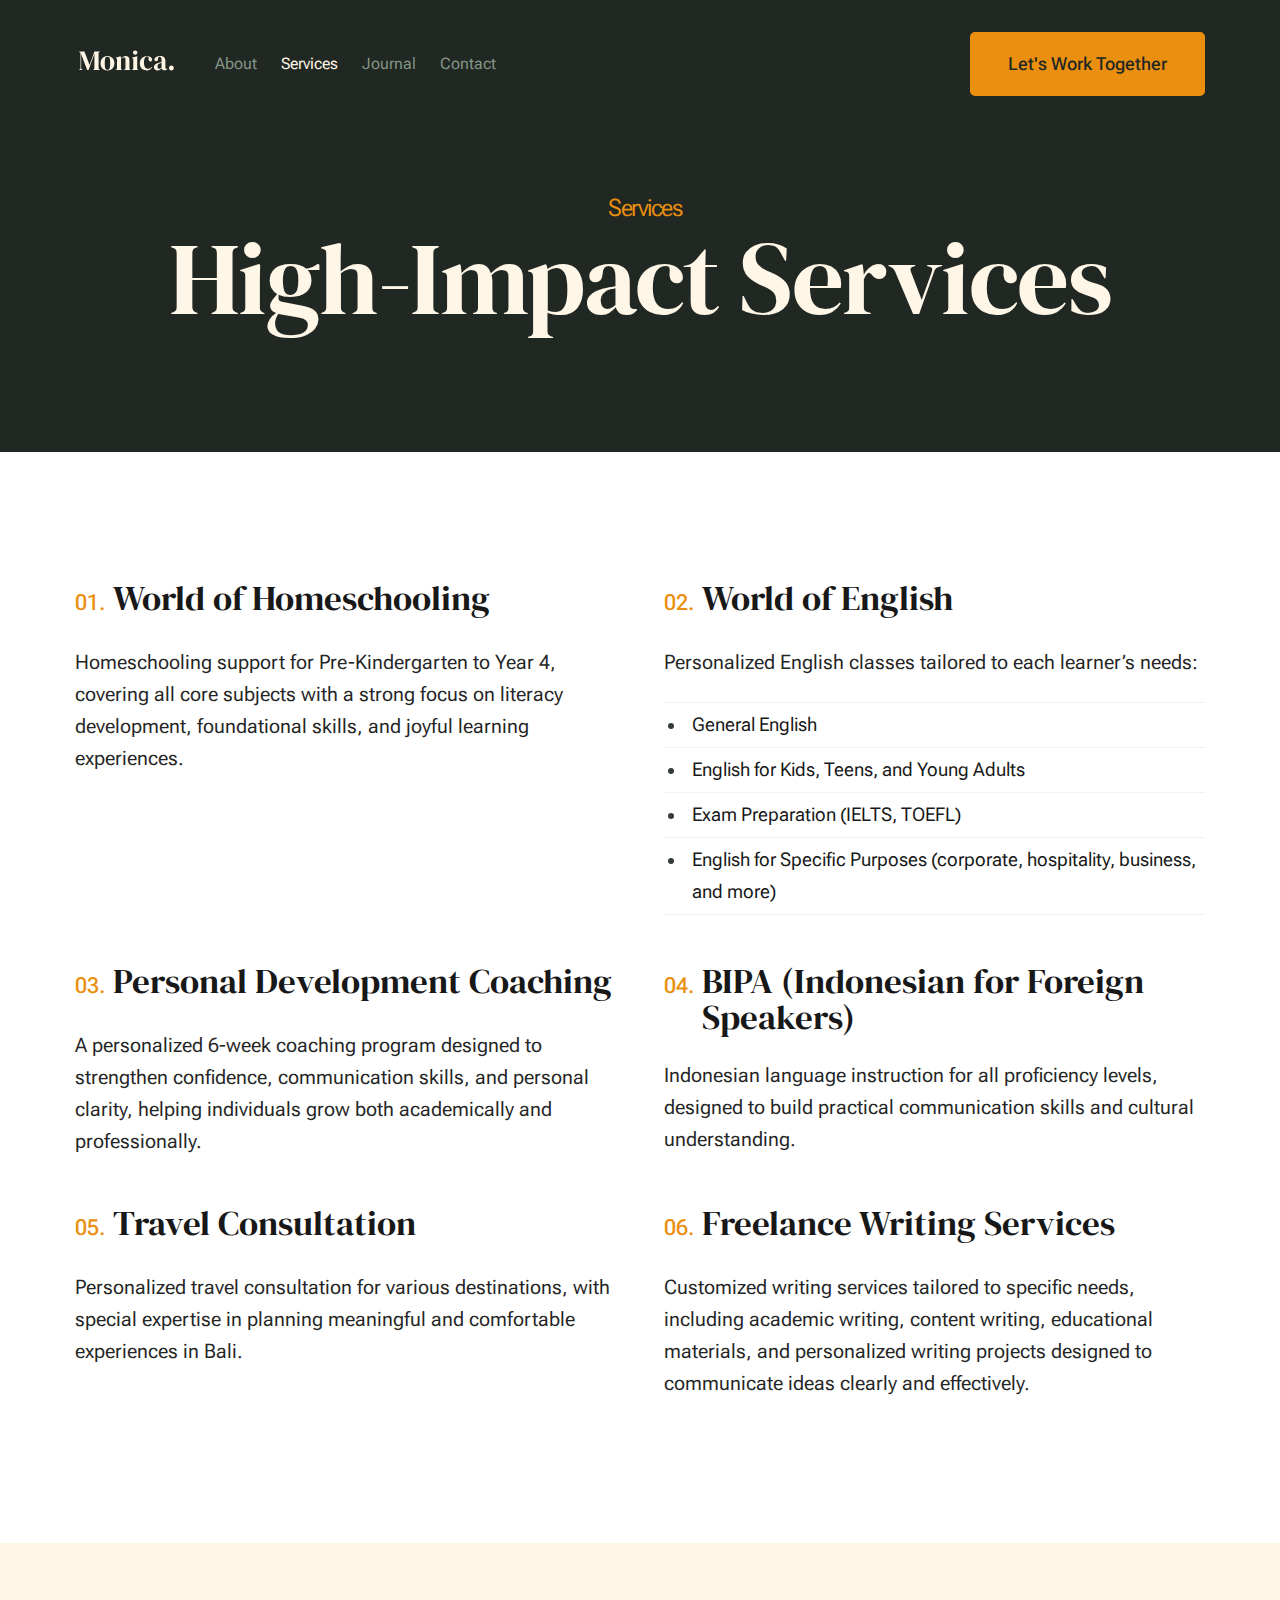
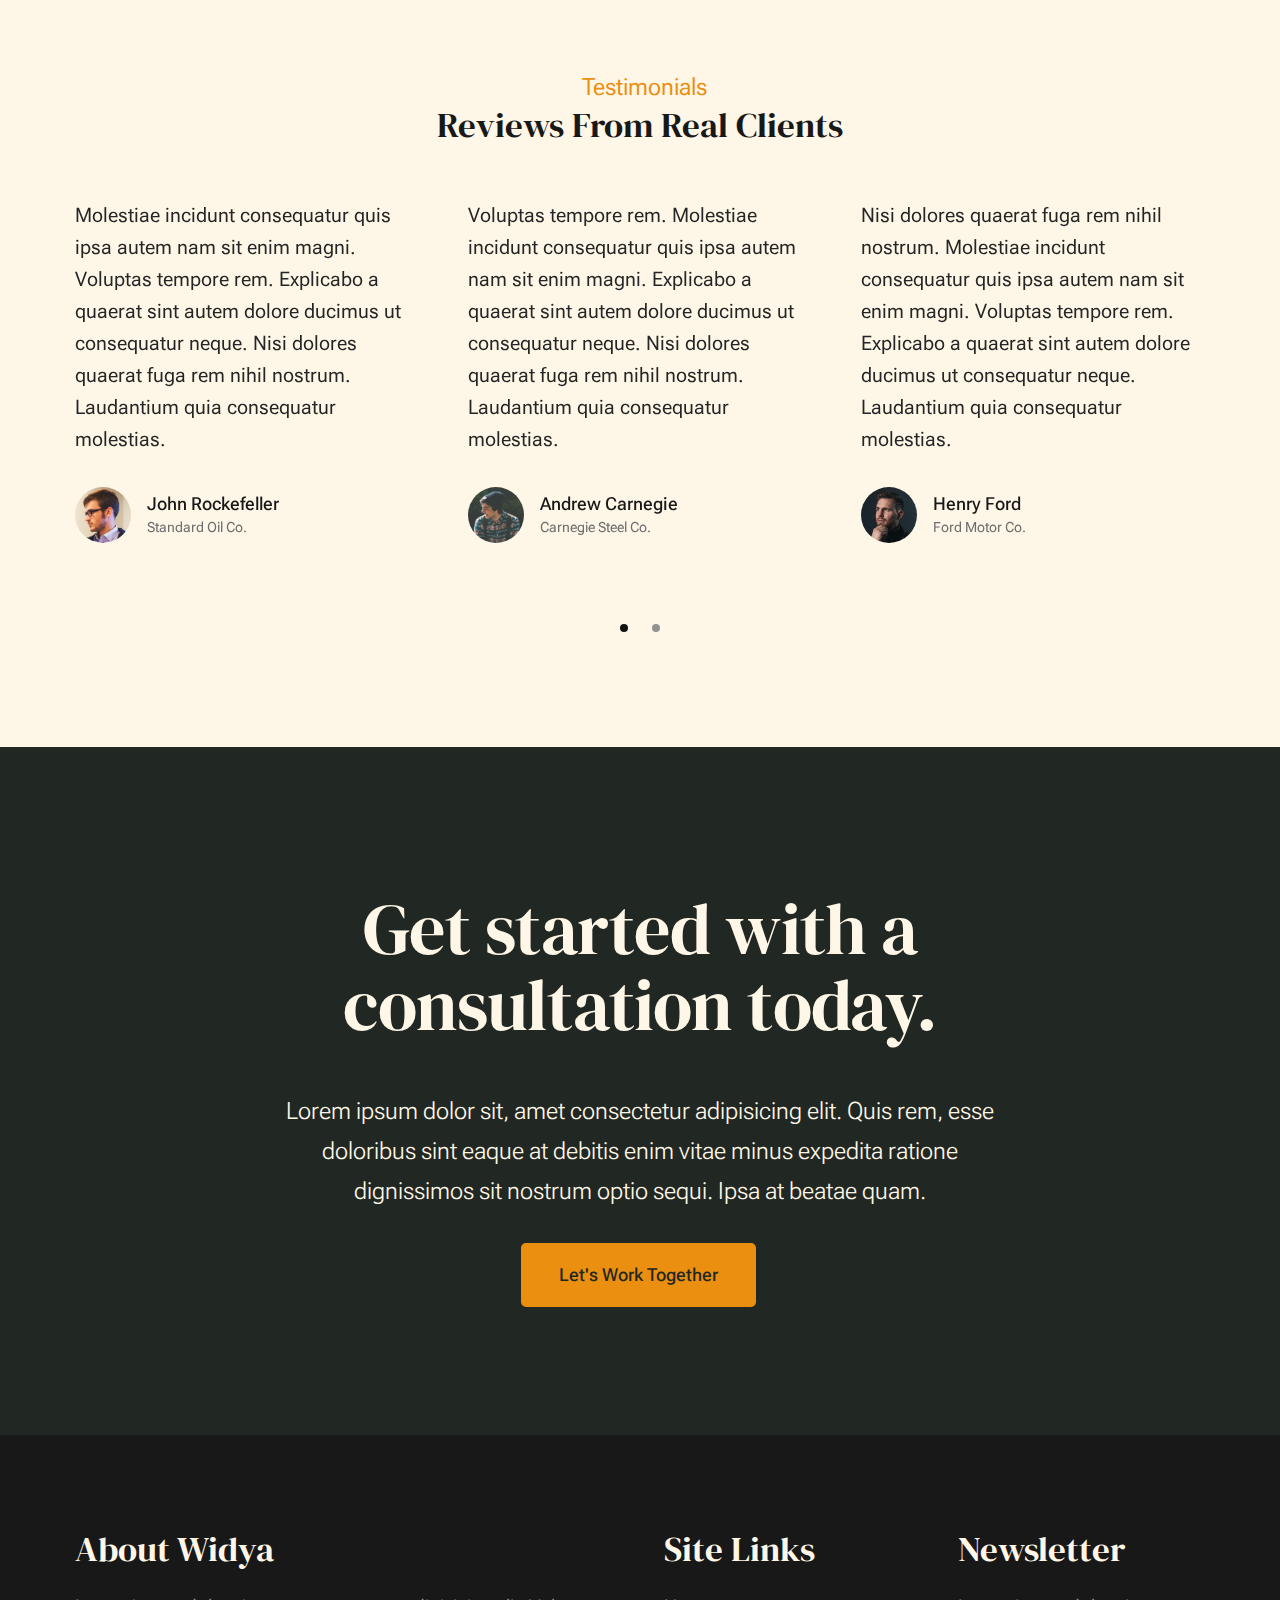
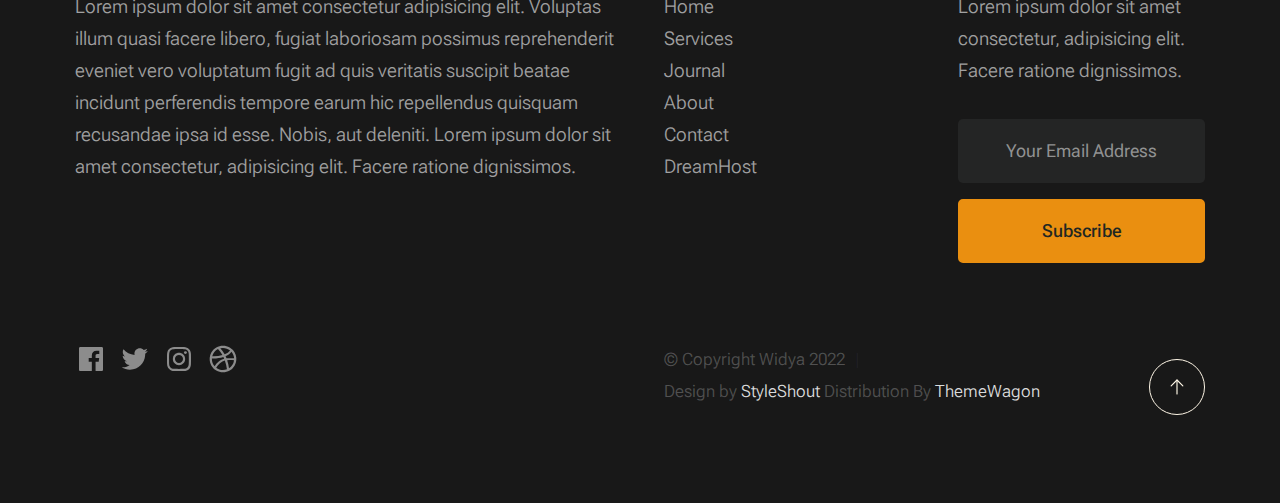
<file: services.html>
<!DOCTYPE html>
<html lang="en" class="no-js" >
<head>

    <!--- basic page needs
    ================================================== -->
    <meta charset="utf-8">
    <meta name="viewport" content="width=device-width, initial-scale=1">
    <title>Services - Widya</title>

    <script>
        document.documentElement.classList.remove('no-js');
        document.documentElement.classList.add('js');
    </script>

    <!-- CSS
    ================================================== -->
    <link rel="stylesheet" href="css/vendor.css">
    <link rel="stylesheet" href="css/styles.css">

    <!-- favicons
    ================================================== -->
    <link rel="apple-touch-icon" sizes="180x180" href="apple-touch-icon.png">
    <link rel="icon" type="image/png" sizes="32x32" href="favicon-32x32.png">
    <link rel="icon" type="image/png" sizes="16x16" href="favicon-16x16.png">
    <link rel="manifest" href="site.webmanifest">

</head>


<body id="top">


    <!-- preloader
    ================================================== -->
    <div id="preloader">
        <div id="loader" class="dots-fade">
            <div></div>
            <div></div>
            <div></div>
        </div>
    </div>


    <!-- page wrap
    ================================================== -->
    <div id="page" class="s-pagewrap">

        <!-- # site header 
        ================================================== -->
        <header class="s-header">

            <div class="row s-header__inner width-sixteen-col">

                <div class="s-header__block">
                    <div class="s-header__logo">
                        <a class="logo" href="index.html">
                            <img src="images/logo.svg" alt="Homepage">
                        </a>
                    </div>

                    <a class="s-header__menu-toggle" href="#0"><span>Menu</span></a>
                </div> <!-- end s-header__block -->

                <nav class="s-header__nav">
    
                    <ul class="s-header__menu-links">
                        <li><a href="about.html">About</a></li>
                        <li class="current"><a href="services.html">Services</a></li>
                        <li><a href="blog.html">Journal</a></li>
                        <li><a href="contact.html">Contact</a></li>
                    </ul> <!-- s-header__menu-links -->

                    <div class="s-header__contact">
                        <a href="contact.html" class="btn btn--primary s-header__contact-btn">Let's Work Together</a>                        
                    </div> <!-- s-header__contact -->
    
                </nav> <!-- end s-header__nav -->

            </div> <!-- end s-header__inner -->

        </header> <!-- end s-header -->

        <!-- # site main content
        ================================================== -->
        <section id="content" class="s-content">

               <section class="s-pageheader pageheader">
                    <div class="row">
                        <div class="column xl-12">
                            <h1 class="page-title">
                                <span class="page-title__small-type text-pretitle">Services</span>
                                High-Impact Services
                            </h1>
                            
                        </div>
                    </div>
               </section> <!-- pageheader -->  

               <section class="s-pagecontent pagecontent">    

                    <div class="row">
                        <div class="column xl-12 grid-block">             
                            
                            <div class="grid-full grid-list-items list-items show-ctr">
                                
                                <div class="grid-list-items__item list-items__item">
                                    <div class="list-items__item-header">
                                        <h3 class="list-items__item-title">World of Homeschooling</h3>
                                    </div>
                                    <div class="list-items__item-text">
                                        <p>
                                        Homeschooling support for Pre-Kindergarten to Year 4, 
                                        covering all core subjects with a strong focus on literacy development, 
                                        foundational skills, and joyful learning experiences.
                                        </p>
                                    </div>
                                </div> <!-- end list-items__item -->
                                <div class="grid-list-items__item list-items__item">
                                    <div class="list-items__item-header">
                                        <h3 class="list-items__item-title">World of English</h3>
                                    </div>
                                    <div class="list-items__item-text">
                                        <p>
                                       Personalized English classes tailored to each learner’s needs:
                                        </p>

                                        <ul class="list-services">
                                            <li>General English</li>
                                            <li>English for Kids, Teens, and Young Adults</li>
                                            <li>Exam Preparation (IELTS, TOEFL)</li>
                                            <li>English for Specific Purposes (corporate, hospitality, business, and more)</li>
                                        </ul>
                                    </div>
                                </div> <!-- end list-items__item -->
                                <div class="grid-list-items__item list-items__item">
                                    <div class="list-items__item-header">
                                        <h3 class="list-items__item-title">Personal Development Coaching</h3>
                                    </div>
                                    <div class="list-items__item-text">
                                        <p>
                                        A personalized 6-week coaching program designed to strengthen confidence, 
                                        communication skills, and personal clarity, helping individuals grow both academically and professionally.
                                        </p>
                                    </div>
                                </div> <!-- end list-items__item -->
                                <div class="grid-list-items__item list-items__item">
                                    <div class="list-items__item-header">
                                        <h3 class="list-items__item-title">BIPA (Indonesian for Foreign Speakers)</h3>
                                    </div>
                                    <div class="list-items__item-text">
                                        <p>
                                        Indonesian language instruction for all proficiency levels, 
                                        designed to build practical communication skills and cultural understanding.
                                        </p>
                                    </div>
                                </div> <!-- end list-items__item -->
                                <div class="grid-list-items__item list-items__item">
                                    <div class="list-items__item-header">
                                        <h3 class="list-items__item-title">Travel Consultation</h3>
                                    </div>
                                    <div class="list-items__item-text">
                                        <p>
                                        Personalized travel consultation for various destinations, 
                                        with special expertise in planning meaningful and comfortable experiences in Bali.
                                        </p>
                                    </div>
                                </div> <!-- end list-items__item -->
                                <div class="grid-list-items__item list-items__item">
                                    <div class="list-items__item-header">
                                        <h3 class="list-items__item-title">Freelance Writing Services</h3>
                                    </div>
                                    <div class="list-items__item-text">
                                        <p>
                                       Customized writing services tailored to specific needs, including academic writing, content writing, 
                                       educational materials, and personalized writing projects designed to communicate ideas clearly and effectively.
                                        </p>
                                    </div>
                                </div> <!-- end list-items__item -->
                            </div> <!-- grid-list-items -->
                           

                        </div> <!-- end grid-block-->
                    </div> <!-- end row -->

               </section> <!-- pagecontent -->

               <section class="s-testimonials">

                    <div class="s-testimonials__header row row-x-center text-center">
                        <div class="column xl-8 lg-12">
        
                            <p class="text-pretitle">
                            Testimonials
                            </p>
                            <h3>
                            Reviews From Real Clients
                            </h3>                        
        
                        </div>
                    </div> <!--end s-testimonials__header -->

                    <div class="row s-testimonials__content">
                        <div class="column xl-12 testimonials">

                            <div class="swiper-container testimonials__slider page-slider">

                                <div class="swiper-wrapper">
                                    <div class="testimonials__slide swiper-slide">
                                        <p>
                                        Molestiae incidunt consequatur quis ipsa autem nam sit enim magni. Voluptas tempore rem. 
                                        Explicabo a quaerat sint autem dolore ducimus ut consequatur neque. Nisi dolores quaerat fuga rem nihil nostrum.
                                        Laudantium quia consequatur molestias.
                                        </p>
                                        <div class="testimonials__author">
                                            <img src="images/avatars/user-01.jpg" alt="Author image" class="testimonials__avatar">
                                            <cite class="testimonials__cite">
                                                <strong>John Rockefeller</strong>
                                                <span>Standard Oil Co.</span>
                                            </cite>
                                        </div>
                                    </div>
                                    <div class="testimonials__slide swiper-slide">
                                        <p>
                                        Voluptas tempore rem. Molestiae incidunt consequatur quis ipsa autem nam sit enim magni. 
                                        Explicabo a quaerat sint autem dolore ducimus ut consequatur neque. Nisi dolores quaerat fuga rem nihil nostrum.
                                        Laudantium quia consequatur molestias.
                                        </p>
                                        <div class="testimonials__author">
                                            <img src="images/avatars/user-04.jpg" alt="Author image" class="testimonials__avatar">
                                            <cite class="testimonials__cite">
                                                <strong>Andrew Carnegie</strong>
                                                <span>Carnegie Steel Co.</span>
                                            </cite>
                                        </div>
                                    </div>
                                    <div class="testimonials__slide swiper-slide">
                                        <p>
                                        Nisi dolores quaerat fuga rem nihil nostrum. Molestiae incidunt consequatur quis ipsa autem nam sit enim magni. 
                                        Voluptas tempore rem. Explicabo a quaerat sint autem dolore ducimus ut consequatur neque. 
                                        Laudantium quia consequatur molestias.
                                        </p>
                                        <div class="testimonials__author">
                                            <img src="images/avatars/user-06.jpg" alt="Author image" class="testimonials__avatar">
                                            <cite class="testimonials__cite">
                                                <strong>Henry Ford</strong>
                                                <span>Ford Motor Co.</span>
                                            </cite>
                                        </div>
                                    </div>
                                    <div class="testimonials__slide swiper-slide">
                                        <p>
                                        Molestiae incidunt consequatur quis ipsa autem nam sit enim magni. Voluptas tempore rem. 
                                        Explicabo a quaerat sint autem dolore ducimus ut consequatur neque. Nisi dolores quaerat fuga rem nihil nostrum.
                                        Laudantium quia consequatur molestias.
                                        </p>
                                        <div class="testimonials__author">
                                            <img src="images/avatars/user-02.jpg" alt="Author image" class="testimonials__avatar">
                                            <cite class="testimonials__cite">
                                                <strong>John Morgan</strong>
                                                <span>JP Morgan & Co.</span>
                                            </cite>
                                        </div>
                                    </div> 
                                </div> <!-- end swiper-wrapper --> 

                                <div class="swiper-pagination"></div>

                            </div> <!--end testimonials__slider --> 

                        </div> <!-- testimonials -->
                    </div> <!--end s-testimonials__content -->

               </section> <!-- end s-testimonials -->

        </section> <!-- s-content-->

        <!-- # cta
        ================================================== -->
        <section id="cta" class="s-cta">

            <div class="row row-x-center text-center">
                <div class="column xl-8 lg-12">

                    <div class="s-cta__content">
                        <h2 class="text-display-title">
                        Get started with a consultation today.
                        </h2>
                        <p class="lead">
                        Lorem ipsum dolor sit, amet consectetur adipisicing elit. Quis rem, esse doloribus sint eaque at debitis enim vitae minus expedita ratione dignissimos sit nostrum optio sequi. Ipsa at beatae quam.
                        </p>
                        <a href="contact.html" class="btn btn--primary">Let's Work Together</a>
                    </div>

                </div>
            </div>

        </section> <!-- end s-cta -->


        <!-- # footer 
        ================================================== -->
        <footer class="s-footer">
            <div class="row s-footer__content">
                <div class="column xl-6 lg-6 md-12 s-footer__block s-footer__about">                    
                    <h3>About Widya</h3>
                    <p>
                    Lorem ipsum dolor sit amet consectetur adipisicing elit. Voluptas illum quasi facere libero, 
                    fugiat laboriosam possimus reprehenderit eveniet vero voluptatum fugit ad quis veritatis suscipit beatae 
                    incidunt perferendis tempore earum hic repellendus quisquam recusandae ipsa id esse. Nobis, aut deleniti.
                    Lorem ipsum dolor sit amet consectetur, adipisicing elit. Facere ratione dignissimos.
                    </p>               
                </div>                
                <div class="column xl-3 lg-6 md-12 s-footer__block s-footer__site-links">
                    <h3>Site Links</h3>
                    <ul class="link-list">
                        <li><a href="index.html">Home</a></li>
                        <li><a href="services.html">Services</a></li>
                        <li><a href="blog.html">Journal</a></li>
                        <li><a href="about.html">About</a></li>
                        <li><a href="contact.html">Contact</a></li>
                        <li><a href="https://www.dreamhost.com/r.cgi?287326">DreamHost</a></li>
                    </ul>
                </div>
                <div class="column xl-3 lg-6 md-12 tab-12 s-footer__block s-footer__newsletter">
                    <h3>Newsletter</h3>

                    <p>
                    Lorem ipsum dolor sit amet consectetur, adipisicing elit. Facere ratione dignissimos.
                    </p>

                    <div class="subscribe-form">
                        <form id="mc-form" class="mc-form">
                            <input type="email" name="EMAIL" id="mce-EMAIL" class="u-fullwidth text-center" placeholder="Your Email Address" title="The domain portion of the email address is invalid (the portion after the @)." pattern="^([^\x00-\x20\x22\x28\x29\x2c\x2e\x3a-\x3c\x3e\x40\x5b-\x5d\x7f-\xff]+|\x22([^\x0d\x22\x5c\x80-\xff]|\x5c[\x00-\x7f])*\x22)(\x2e([^\x00-\x20\x22\x28\x29\x2c\x2e\x3a-\x3c\x3e\x40\x5b-\x5d\x7f-\xff]+|\x22([^\x0d\x22\x5c\x80-\xff]|\x5c[\x00-\x7f])*\x22))*\x40([^\x00-\x20\x22\x28\x29\x2c\x2e\x3a-\x3c\x3e\x40\x5b-\x5d\x7f-\xff]+|\x5b([^\x0d\x5b-\x5d\x80-\xff]|\x5c[\x00-\x7f])*\x5d)(\x2e([^\x00-\x20\x22\x28\x29\x2c\x2e\x3a-\x3c\x3e\x40\x5b-\x5d\x7f-\xff]+|\x5b([^\x0d\x5b-\x5d\x80-\xff]|\x5c[\x00-\x7f])*\x5d))*(\.\w{2,})+$" required>
                            <input type="submit" name="subscribe" value="Subscribe" class="btn btn--primary btn--small u-fullwidth">
                            <!-- <div style="position: absolute; left: -5000px;" aria-hidden="true"><input type="text" name="b_cdb7b577e41181934ed6a6a44_9a91cfe7b3" tabindex="-1" value=""></div> -->
                            <div class="mc-status"></div>
                        </form>
                    </div>
                </div>
            </div>    
            
            <div class="row s-footer__bottom">
                <div class="column xl-6 lg-12">
                    <ul class="s-footer__social social-list">
                        <li>
                            <a href="#0">
                                <svg xmlns="http://www.w3.org/2000/svg" width="24" height="24" viewBox="0 0 24 24" style="fill:rgba(0, 0, 0, 1);transform:;-ms-filter:"><path d="M20,3H4C3.447,3,3,3.448,3,4v16c0,0.552,0.447,1,1,1h8.615v-6.96h-2.338v-2.725h2.338v-2c0-2.325,1.42-3.592,3.5-3.592 c0.699-0.002,1.399,0.034,2.095,0.107v2.42h-1.435c-1.128,0-1.348,0.538-1.348,1.325v1.735h2.697l-0.35,2.725h-2.348V21H20 c0.553,0,1-0.448,1-1V4C21,3.448,20.553,3,20,3z"></path></svg>
                                <span class="u-screen-reader-text">Facebook</span>
                            </a>
                        </li>
                        <li>
                            <a href="#0">
                                <svg xmlns="http://www.w3.org/2000/svg" width="24" height="24" viewBox="0 0 24 24" style="fill:rgba(0, 0, 0, 1);transform:;-ms-filter:"><path d="M19.633,7.997c0.013,0.175,0.013,0.349,0.013,0.523c0,5.325-4.053,11.461-11.46,11.461c-2.282,0-4.402-0.661-6.186-1.809 c0.324,0.037,0.636,0.05,0.973,0.05c1.883,0,3.616-0.636,5.001-1.721c-1.771-0.037-3.255-1.197-3.767-2.793 c0.249,0.037,0.499,0.062,0.761,0.062c0.361,0,0.724-0.05,1.061-0.137c-1.847-0.374-3.23-1.995-3.23-3.953v-0.05 c0.537,0.299,1.16,0.486,1.82,0.511C3.534,9.419,2.823,8.184,2.823,6.787c0-0.748,0.199-1.434,0.548-2.032 c1.983,2.443,4.964,4.04,8.306,4.215c-0.062-0.3-0.1-0.611-0.1-0.923c0-2.22,1.796-4.028,4.028-4.028 c1.16,0,2.207,0.486,2.943,1.272c0.91-0.175,1.782-0.512,2.556-0.973c-0.299,0.935-0.936,1.721-1.771,2.22 c0.811-0.088,1.597-0.312,2.319-0.624C21.104,6.712,20.419,7.423,19.633,7.997z"></path></svg>
                                <span class="u-screen-reader-text">Twitter</span>
                            </a>
                        </li>
                        <li>
                            <a href="#0">
                                <svg xmlns="http://www.w3.org/2000/svg" width="24" height="24" viewBox="0 0 24 24" style="fill:rgba(0, 0, 0, 1);transform:;-ms-filter:"><path d="M11.999,7.377c-2.554,0-4.623,2.07-4.623,4.623c0,2.554,2.069,4.624,4.623,4.624c2.552,0,4.623-2.07,4.623-4.624 C16.622,9.447,14.551,7.377,11.999,7.377L11.999,7.377z M11.999,15.004c-1.659,0-3.004-1.345-3.004-3.003 c0-1.659,1.345-3.003,3.004-3.003s3.002,1.344,3.002,3.003C15.001,13.659,13.658,15.004,11.999,15.004L11.999,15.004z"></path><circle cx="16.806" cy="7.207" r="1.078"></circle><path d="M20.533,6.111c-0.469-1.209-1.424-2.165-2.633-2.632c-0.699-0.263-1.438-0.404-2.186-0.42 c-0.963-0.042-1.268-0.054-3.71-0.054s-2.755,0-3.71,0.054C7.548,3.074,6.809,3.215,6.11,3.479C4.9,3.946,3.945,4.902,3.477,6.111 c-0.263,0.7-0.404,1.438-0.419,2.186c-0.043,0.962-0.056,1.267-0.056,3.71c0,2.442,0,2.753,0.056,3.71 c0.015,0.748,0.156,1.486,0.419,2.187c0.469,1.208,1.424,2.164,2.634,2.632c0.696,0.272,1.435,0.426,2.185,0.45 c0.963,0.042,1.268,0.055,3.71,0.055s2.755,0,3.71-0.055c0.747-0.015,1.486-0.157,2.186-0.419c1.209-0.469,2.164-1.424,2.633-2.633 c0.263-0.7,0.404-1.438,0.419-2.186c0.043-0.962,0.056-1.267,0.056-3.71s0-2.753-0.056-3.71C20.941,7.57,20.801,6.819,20.533,6.111z M19.315,15.643c-0.007,0.576-0.111,1.147-0.311,1.688c-0.305,0.787-0.926,1.409-1.712,1.711c-0.535,0.199-1.099,0.303-1.67,0.311 c-0.95,0.044-1.218,0.055-3.654,0.055c-2.438,0-2.687,0-3.655-0.055c-0.569-0.007-1.135-0.112-1.669-0.311 c-0.789-0.301-1.414-0.923-1.719-1.711c-0.196-0.534-0.302-1.099-0.311-1.669c-0.043-0.95-0.053-1.218-0.053-3.654 c0-2.437,0-2.686,0.053-3.655c0.007-0.576,0.111-1.146,0.311-1.687c0.305-0.789,0.93-1.41,1.719-1.712 c0.534-0.198,1.1-0.303,1.669-0.311c0.951-0.043,1.218-0.055,3.655-0.055c2.437,0,2.687,0,3.654,0.055 c0.571,0.007,1.135,0.112,1.67,0.311c0.786,0.303,1.407,0.925,1.712,1.712c0.196,0.534,0.302,1.099,0.311,1.669 c0.043,0.951,0.054,1.218,0.054,3.655c0,2.436,0,2.698-0.043,3.654H19.315z"></path></svg>
                                <span class="u-screen-reader-text">Instagram</span>
                            </a>
                        </li>
                        <li>
                            <a href="#0">
                                <svg xmlns="http://www.w3.org/2000/svg" width="24" height="24" viewBox="0 0 24 24" style="fill: rgba(0, 0, 0, 1);transform: ;msFilter:;"><path d="M20.66 6.98a9.932 9.932 0 0 0-3.641-3.64C15.486 2.447 13.813 2 12 2s-3.486.447-5.02 1.34c-1.533.893-2.747 2.107-3.64 3.64S2 10.187 2 12s.446 3.487 1.34 5.02a9.924 9.924 0 0 0 3.641 3.64C8.514 21.553 10.187 22 12 22s3.486-.447 5.02-1.34a9.932 9.932 0 0 0 3.641-3.64C21.554 15.487 22 13.813 22 12s-.446-3.487-1.34-5.02zM12 3.66c2 0 3.772.64 5.32 1.919-.92 1.174-2.286 2.14-4.1 2.9-1.002-1.813-2.088-3.327-3.261-4.54A7.715 7.715 0 0 1 12 3.66zM5.51 6.8a8.116 8.116 0 0 1 2.711-2.22c1.212 1.201 2.325 2.7 3.34 4.5-2 .6-4.114.9-6.341.9-.573 0-1.006-.013-1.3-.04A8.549 8.549 0 0 1 5.51 6.8zM3.66 12c0-.054.003-.12.01-.2.007-.08.01-.146.01-.2.254.014.641.02 1.161.02 2.666 0 5.146-.367 7.439-1.1.187.373.381.793.58 1.26-1.32.293-2.674 1.006-4.061 2.14S6.4 16.247 5.76 17.5c-1.4-1.587-2.1-3.42-2.1-5.5zM12 20.34c-1.894 0-3.594-.587-5.101-1.759.601-1.187 1.524-2.322 2.771-3.401 1.246-1.08 2.483-1.753 3.71-2.02a29.441 29.441 0 0 1 1.56 6.62 8.166 8.166 0 0 1-2.94.56zm7.08-3.96a8.351 8.351 0 0 1-2.58 2.621c-.24-2.08-.7-4.107-1.379-6.081.932-.066 1.765-.1 2.5-.1.799 0 1.686.034 2.659.1a8.098 8.098 0 0 1-1.2 3.46zm-1.24-5c-1.16 0-2.233.047-3.22.14a27.053 27.053 0 0 0-.68-1.62c2.066-.906 3.532-2.006 4.399-3.3 1.2 1.414 1.854 3.027 1.96 4.84-.812-.04-1.632-.06-2.459-.06z"></path></svg>
                                <span class="u-screen-reader-text">Dribbble</span>
                            </a>
                        </li>
                    </ul> <!-- end s-footer__social -->
                </div>
                <div class="column xl-6 lg-12">
                    <p class="ss-copyright">
                        <span>© Copyright Widya 2022</span> 
                        <span>Design by <a href="https://www.styleshout.com/">StyleShout</a> Distribution By <a href="https://themewagon.com">ThemeWagon</a></span>
                    </p>
                </div>

                <div class="ss-go-top">
                    <a class="smoothscroll" title="Back to Top" href="#top">
                        <svg xmlns="http://www.w3.org/2000/svg" viewBox="0 0 24 24" width="36" height="36" fill="none" stroke="#ffffff" stroke-width="1" stroke-linecap="round" stroke-linejoin="round">&lt;!--!  Atomicons Free 1.00 by @atisalab License - https://atomicons.com/license/ (Icons: CC BY 4.0) Copyright 2021 Atomicons --&gt;<polyline points="17 11 12 6 7 11"></polyline><line x1="12" y1="18" x2="12" y2="6"></line></svg>
                    </a>
                </div> <!-- end ss-go-top -->
            </div>
            
        </footer> <!-- end s-footer -->

    </div> <!-- end page-wrap -->

    <!-- Java Script
    ================================================== -->
    <script src="js/plugins.js"></script>
    <script src="js/main.js"></script>

</body>
</html>
</file>
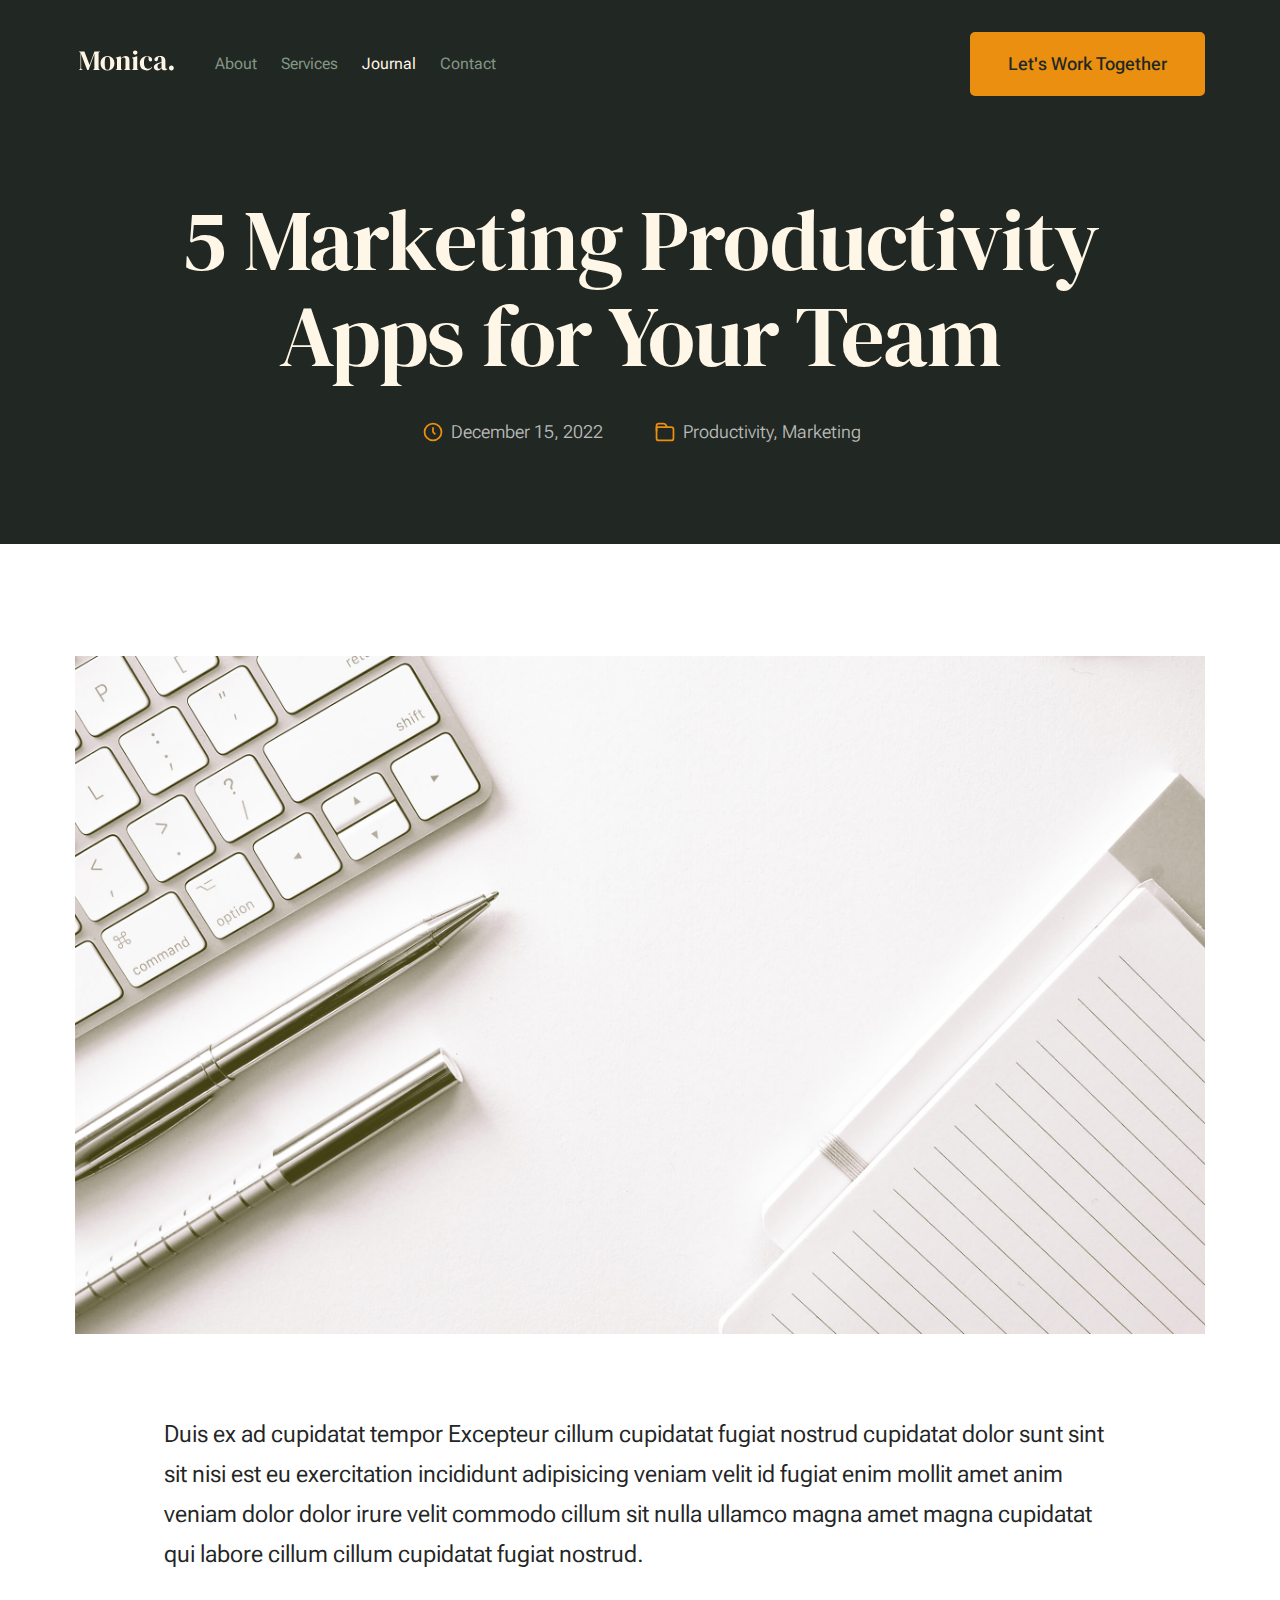
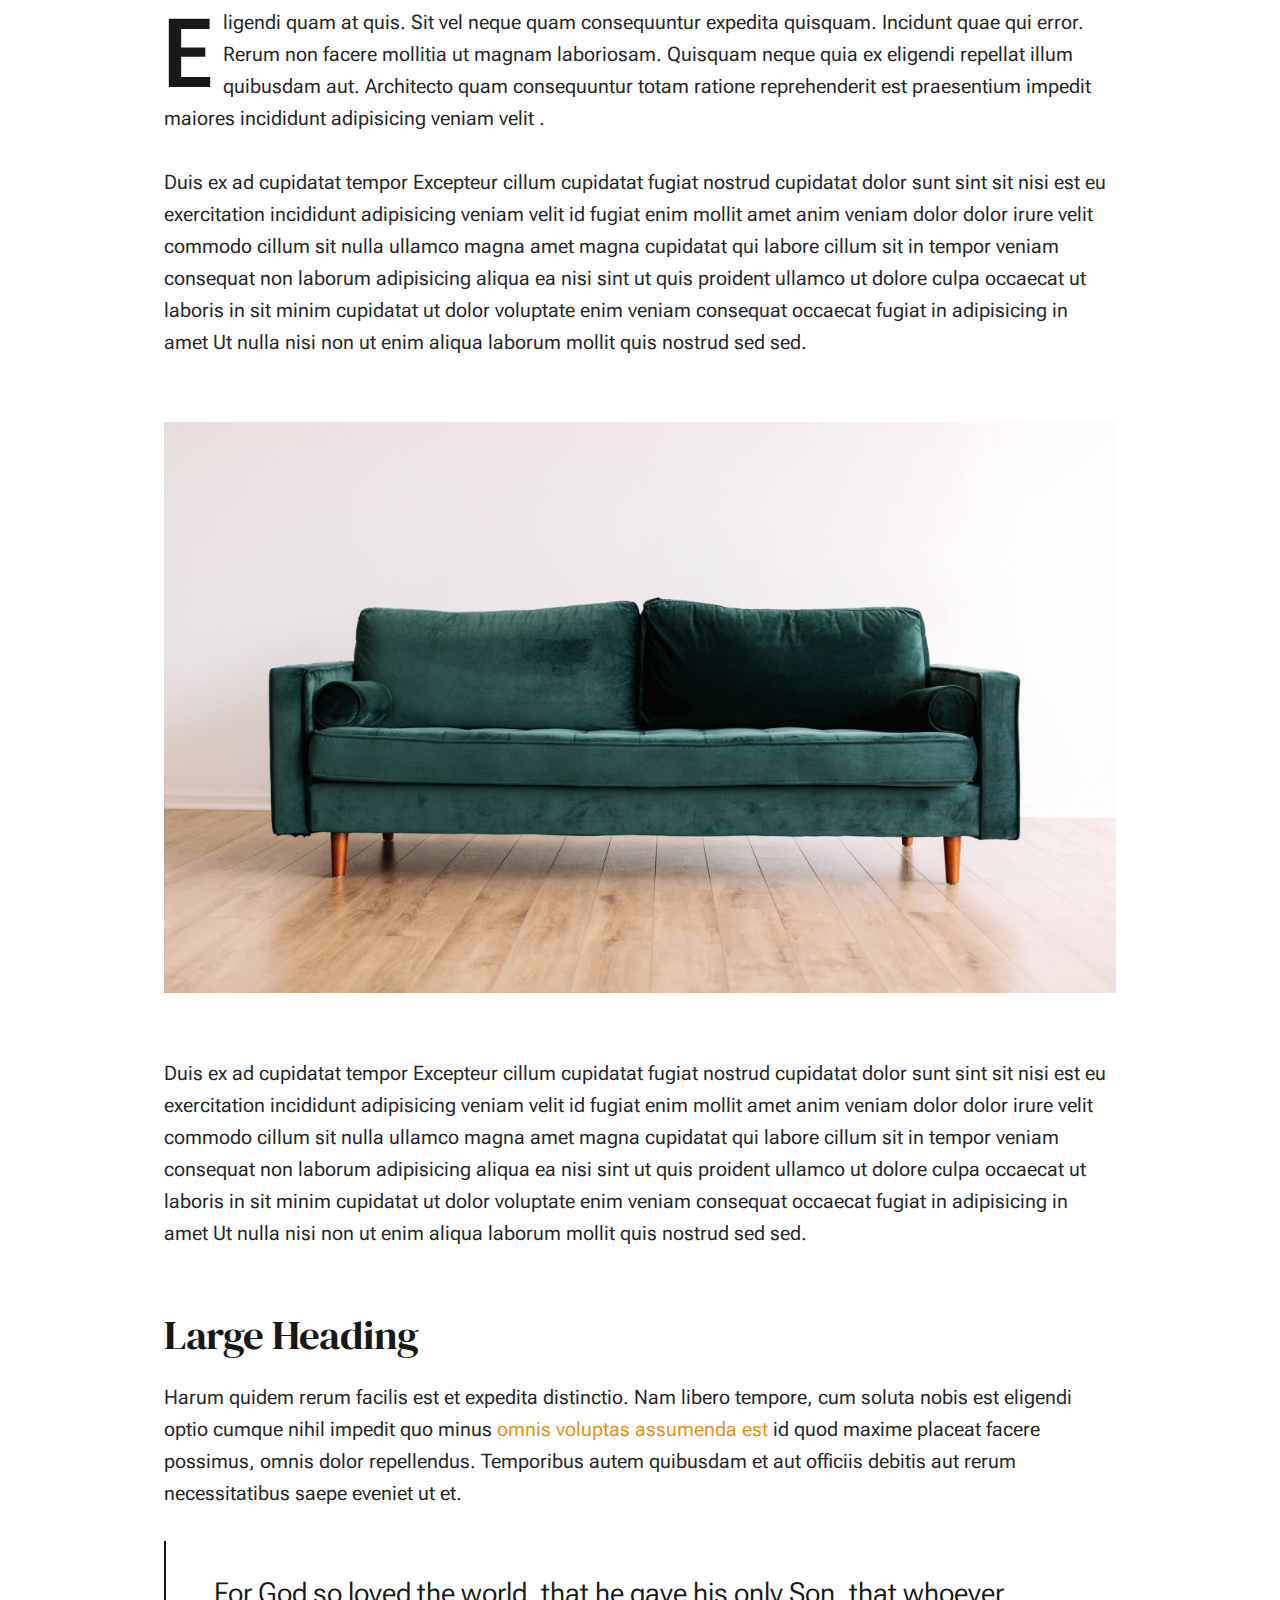
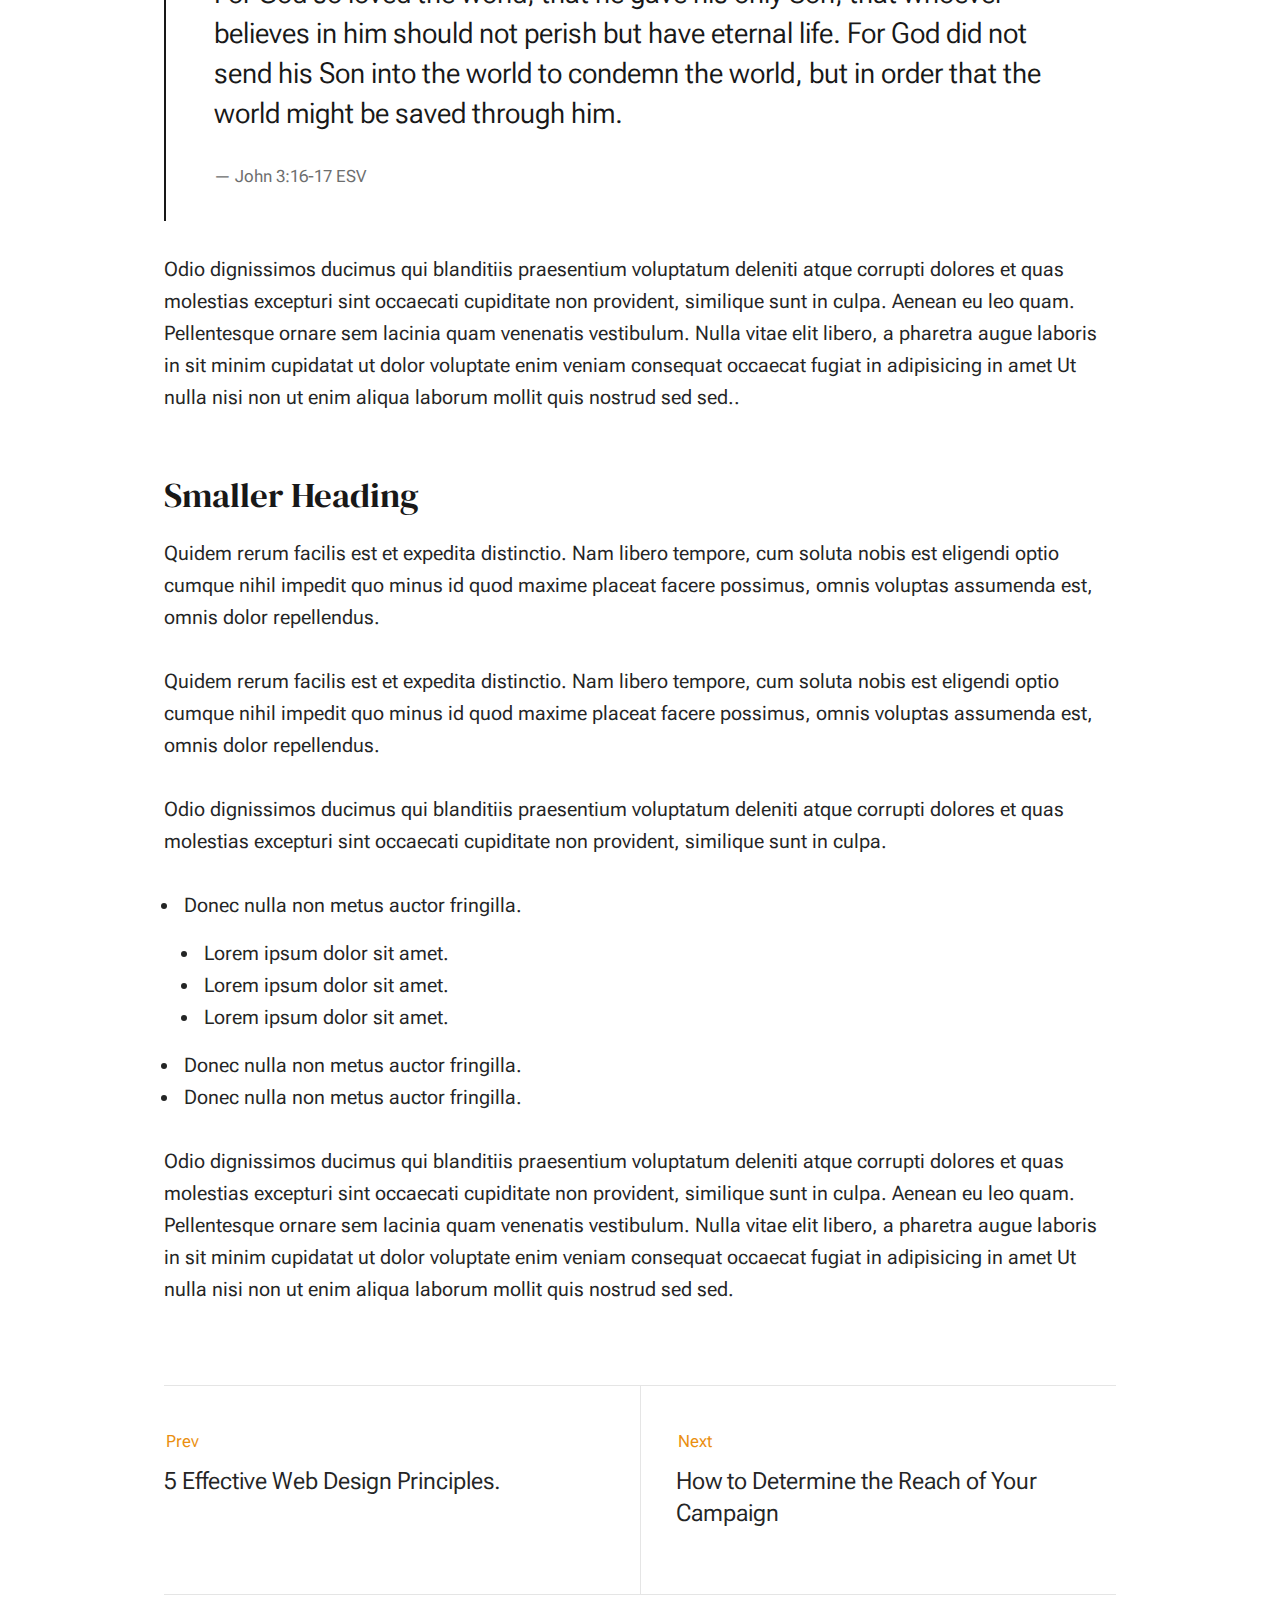
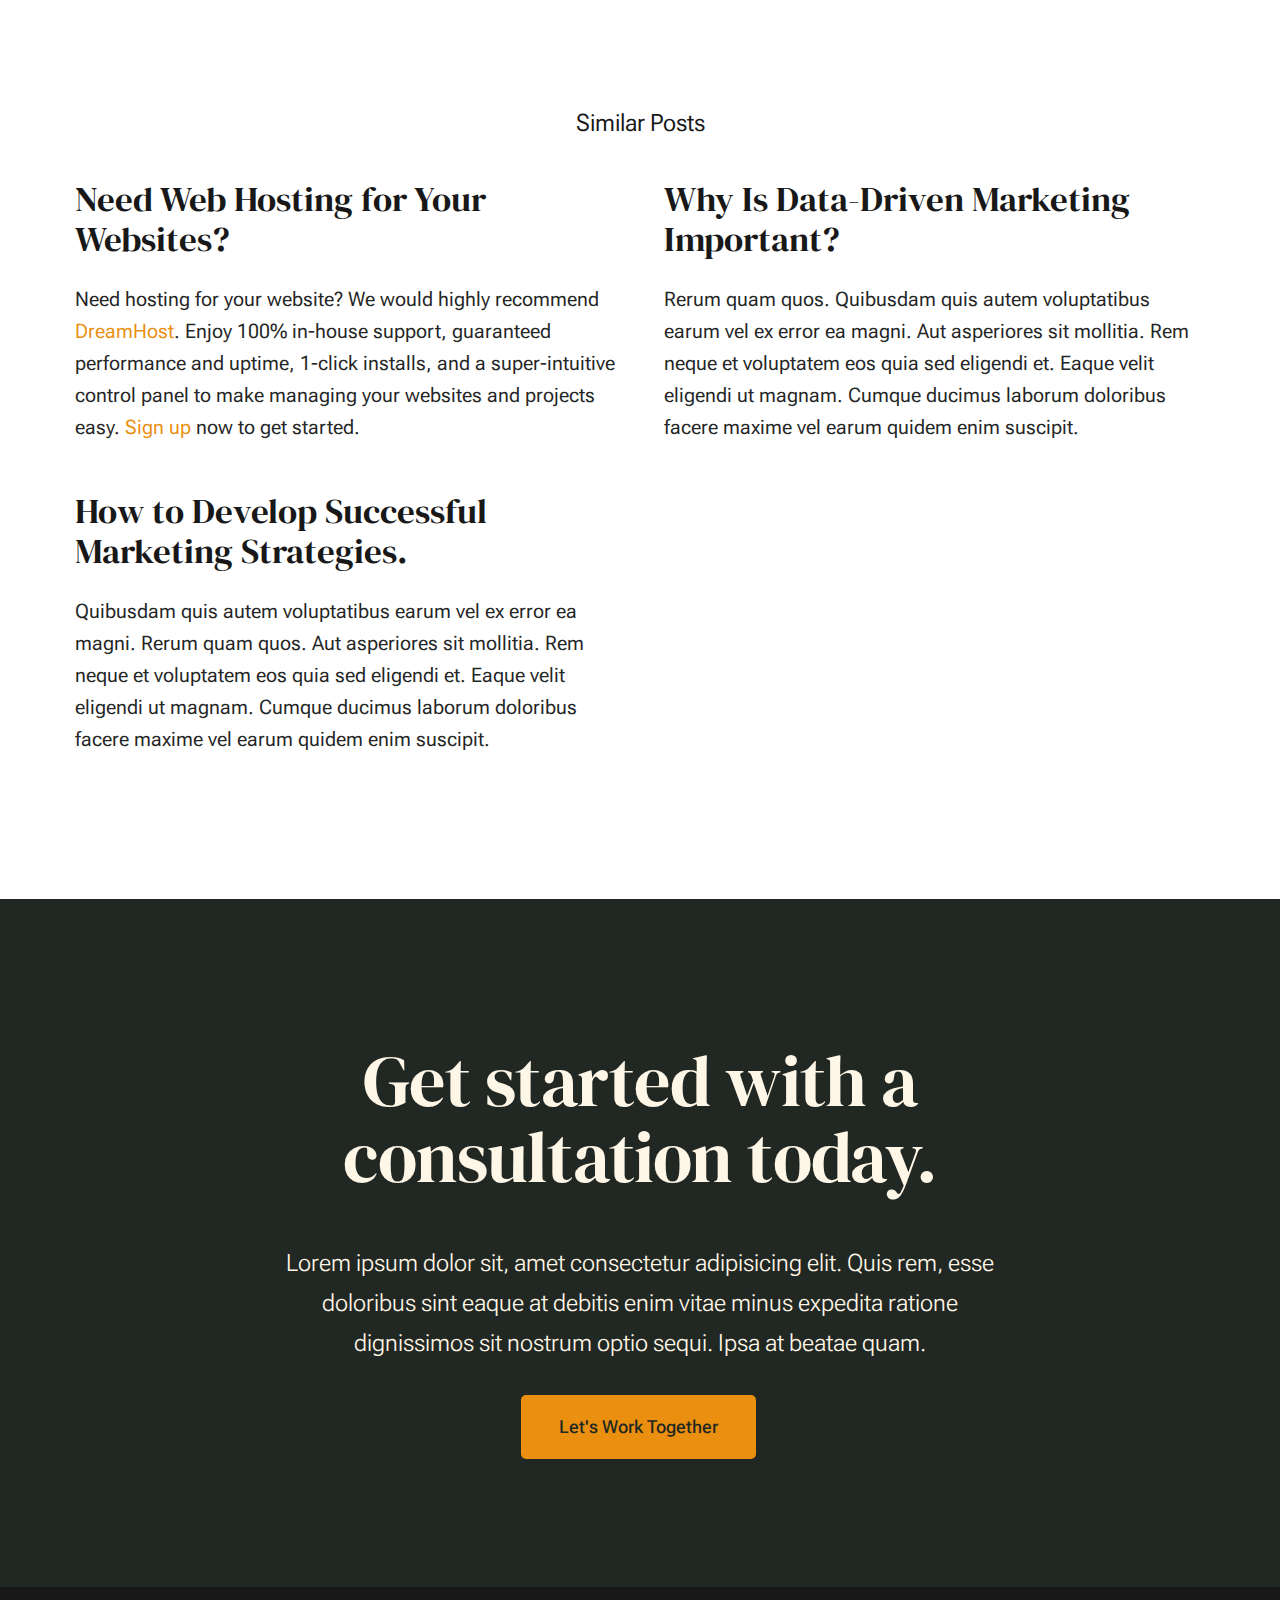
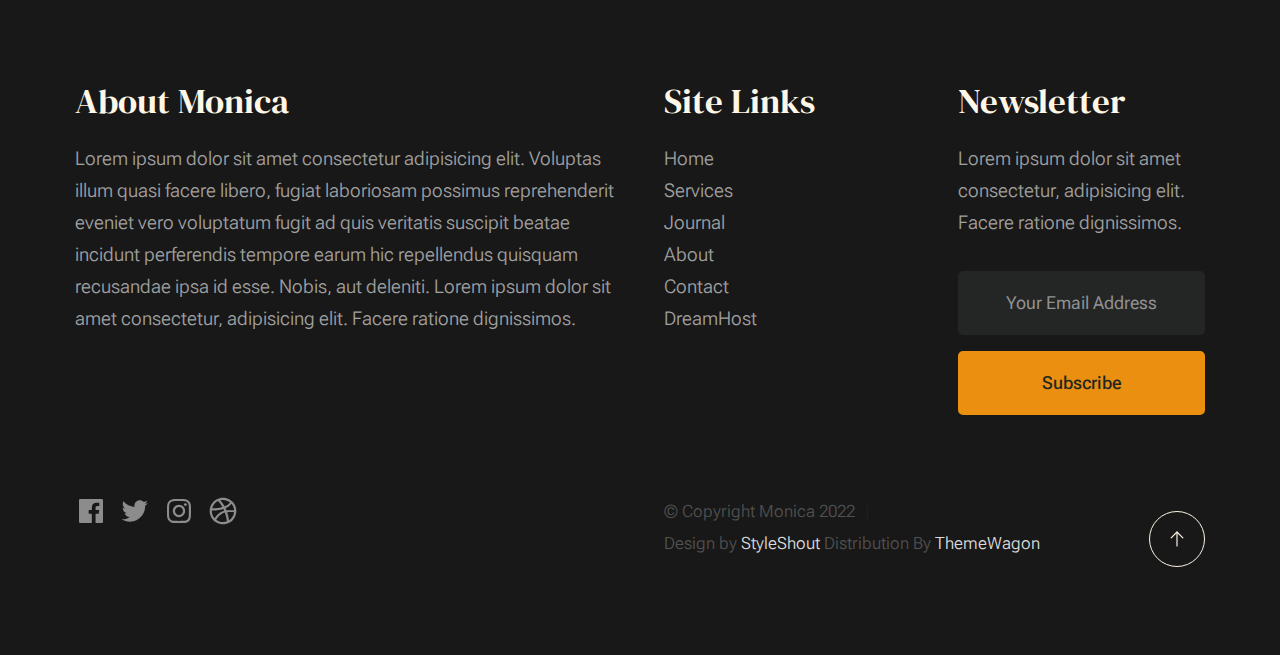
<file: single.html>
<!DOCTYPE html>
<html lang="en" class="no-js" >
<head>

    <!--- basic page needs
    ================================================== -->
    <meta charset="utf-8">
    <meta name="viewport" content="width=device-width, initial-scale=1">
    <title>Single - Monica</title>

    <script>
        document.documentElement.classList.remove('no-js');
        document.documentElement.classList.add('js');
    </script>

    <!-- CSS
    ================================================== -->
    <link rel="stylesheet" href="css/vendor.css">
    <link rel="stylesheet" href="css/styles.css">

    <!-- favicons
    ================================================== -->
    <link rel="apple-touch-icon" sizes="180x180" href="apple-touch-icon.png">
    <link rel="icon" type="image/png" sizes="32x32" href="favicon-32x32.png">
    <link rel="icon" type="image/png" sizes="16x16" href="favicon-16x16.png">
    <link rel="manifest" href="site.webmanifest">

</head>


<body id="top">


    <!-- preloader
    ================================================== -->
    <div id="preloader">
        <div id="loader" class="dots-fade">
            <div></div>
            <div></div>
            <div></div>
        </div>
    </div>


    <!-- page wrap
    ================================================== -->
    <div id="page" class="s-pagewrap">


        <!-- # site header 
        ================================================== -->
        <header class="s-header">

            <div class="row s-header__inner width-sixteen-col">

                <div class="s-header__block">
                    <div class="s-header__logo">
                        <a class="logo" href="index.html">
                            <img src="images/logo.svg" alt="Homepage">
                        </a>
                    </div>

                    <a class="s-header__menu-toggle" href="#0"><span>Menu</span></a>
                </div> <!-- end s-header__block -->

                <nav class="s-header__nav">    
                    <ul class="s-header__menu-links">
                        <li><a href="about.html">About</a></li>
                        <li><a href="services.html">Services</a></li>
                        <li class="current"><a href="blog.html">Journal</a></li>
                        <li><a href="contact.html">Contact</a></li>
                    </ul> <!-- s-header__menu-links -->

                    <div class="s-header__contact">
                        <a href="contact.html" class="btn btn--primary s-header__contact-btn">Let's Work Together</a>
                        
                    </div> <!-- s-header__contact -->    
                </nav> <!-- end s-header__nav -->

            </div> <!-- end s-header__inner -->

        </header> <!-- end s-header -->


        <!-- # site main content
        ================================================== -->
        <article id="content" class="s-content entry">

            <div class="s-pageheader entry__header">
                <div class="row">
                    <div class="column xl-12">

                        <h1 class="entry__title">
                            5 Marketing Productivity Apps for Your Team
                        </h1> <!-- end entry__title -->

                        <div class="entry__meta">
                            <div class="entry__meta-date">
                                <svg width="24" height="24" fill="none" viewBox="0 0 24 24">
                                    <circle cx="12" cy="12" r="7.25" stroke="currentColor" stroke-width="1.5"></circle>
                                    <path stroke="currentColor" stroke-width="1.5" d="M12 8V12L14 14"></path>
                                </svg>
                                December 15, 2022 
                            </div>
                            <div class="entry__meta-cat">
                                <svg width="24" height="24" fill="none" viewBox="0 0 24 24">
                                    <path stroke="currentColor" stroke-linecap="round" stroke-linejoin="round" stroke-width="1.5" d="M19.25 17.25V9.75C19.25 8.64543 18.3546 7.75 17.25 7.75H4.75V17.25C4.75 18.3546 5.64543 19.25 6.75 19.25H17.25C18.3546 19.25 19.25 18.3546 19.25 17.25Z"></path>
                                    <path stroke="currentColor" stroke-linecap="round" stroke-linejoin="round" stroke-width="1.5" d="M13.5 7.5L12.5685 5.7923C12.2181 5.14977 11.5446 4.75 10.8127 4.75H6.75C5.64543 4.75 4.75 5.64543 4.75 6.75V11"></path>
                                </svg>                                      
                                <span class="cat-links">
                                    <a href="blog.html">Productivity</a>
                                    <a href="blog.html">Marketing</a>
                                </span>
                            </div>
                        </div> <!-- end entry__meta -->

                    </div>
                </div>
            </div> <!-- end entry__header --> 

            <div class="s-pagecontent entry__content">

                <div class="row entry__media">
                    <div class="column xl-12">
                        <figure class="featured-image">
                            <img src="images/thumbs/single/standard-1200.jpg" 
                                 srcset="images/thumbs/single/standard-2400.jpg 2400w, 
                                         images/thumbs/single/standard-1200.jpg 1200w, 
                                         images/thumbs/single/standard-600.jpg 600w" sizes="(max-width: 2400px) 100vw, 2400px" alt="">
                        </figure>
                    </div>
                </div> <!-- end entry__media -->

                <div class="row entry__primary width-narrower">
                    <div class="column xl-12"> 

                            <p class="lead">
                            Duis ex ad cupidatat tempor Excepteur cillum cupidatat fugiat nostrud cupidatat dolor 
                            sunt sint sit nisi est eu exercitation incididunt adipisicing veniam velit id fugiat 
                            enim mollit amet anim veniam dolor dolor irure velit commodo cillum sit nulla ullamco 
                            magna amet magna cupidatat qui labore cillum cillum cupidatat fugiat nostrud. </p> 

                            <p class="drop-cap">
                            Eligendi quam at quis. Sit vel neque quam consequuntur expedita quisquam. Incidunt quae 
                            qui error. Rerum non facere mollitia ut magnam laboriosam. Quisquam neque quia ex eligendi 
                            repellat illum quibusdam aut. Architecto quam consequuntur totam ratione reprehenderit est 
                            praesentium impedit maiores incididunt adipisicing veniam velit .
                            </p>
    
                            <p>
                            Duis ex ad cupidatat tempor Excepteur cillum cupidatat fugiat nostrud cupidatat dolor 
                            sunt sint sit nisi est eu exercitation incididunt adipisicing veniam velit id fugiat 
                            enim mollit amet anim veniam dolor dolor irure velit commodo cillum sit nulla ullamco 
                            magna amet magna cupidatat qui labore cillum sit in tempor veniam consequat non laborum 
                            adipisicing aliqua ea nisi sint ut quis proident ullamco ut dolore culpa occaecat ut 
                            laboris in sit minim cupidatat ut dolor voluptate enim veniam consequat occaecat fugiat 
                            in adipisicing in amet Ut nulla nisi non ut enim aliqua laborum mollit quis nostrud sed sed.
                            </p>
            
                            <figure class="alignwide">
                                <img src="images/sample-1200.jpg" 
                                     srcset="images/sample-2400.jpg 2400w, 
                                             images/sample-1200.jpg 1200w, 
                                             images/sample-600.jpg 600w" sizes="(max-width: 2400px) 100vw, 2400px" alt="">
                            </figure>
    
                            <p>
                            Duis ex ad cupidatat tempor Excepteur cillum cupidatat fugiat nostrud cupidatat dolor 
                            sunt sint sit nisi est eu exercitation incididunt adipisicing veniam velit id fugiat 
                            enim mollit amet anim veniam dolor dolor irure velit commodo cillum sit nulla ullamco 
                            magna amet magna cupidatat qui labore cillum sit in tempor veniam consequat non laborum 
                            adipisicing aliqua ea nisi sint ut quis proident ullamco ut dolore culpa occaecat ut 
                            laboris in sit minim cupidatat ut dolor voluptate enim veniam consequat occaecat fugiat 
                            in adipisicing in amet Ut nulla nisi non ut enim aliqua laborum mollit quis nostrud sed sed.
                            </p>
    
                            <h2>Large Heading</h2>
        
                            <p>
                            Harum quidem rerum facilis est et expedita distinctio. Nam libero tempore, cum soluta 
                            nobis est eligendi optio cumque nihil impedit quo minus <a href="http://#">omnis voluptas assumenda est</a> 
                            id quod maxime placeat facere possimus, omnis dolor repellendus. Temporibus autem quibusdam et 
                            aut officiis debitis aut rerum necessitatibus saepe eveniet ut et.</p>
    
                            <blockquote>
                                <p>
                                For God so loved the world, that he gave his only Son, that whoever believes in 
                                him should not perish but have eternal life. For God did not send his Son into 
                                the world to condemn the world, but in order that the world might be 
                                saved through him.
                                </p>
                                <cite>John 3:16-17 ESV</cite>
                            </blockquote>
    
                            <p>
                            Odio dignissimos ducimus qui blanditiis praesentium voluptatum deleniti atque corrupti dolores 
                            et quas molestias excepturi sint occaecati cupiditate non provident, similique sunt in culpa. 
                            Aenean eu leo quam. Pellentesque ornare sem lacinia quam venenatis vestibulum. Nulla vitae elit 
                            libero, a pharetra augue laboris in sit minim cupidatat ut dolor voluptate enim veniam consequat 
                            occaecat fugiat in adipisicing in amet Ut nulla nisi non ut enim aliqua laborum mollit quis nostrud sed sed..</p>
    
                            <h3>Smaller Heading</h3>
    
                            <p>
                            Quidem rerum facilis est et expedita distinctio. Nam libero tempore, cum soluta nobis est 
                            eligendi optio cumque nihil impedit quo minus id quod maxime placeat facere possimus, omnis voluptas 
                            assumenda est, omnis dolor repellendus.
                            </p>
    
                            <p>
                            Quidem rerum facilis est et expedita distinctio. Nam libero tempore, cum soluta nobis est 
                            eligendi optio cumque nihil impedit quo minus id quod maxime placeat facere possimus, omnis voluptas 
                            assumenda est, omnis dolor repellendus.
                            </p>
                                    
                            <p>
                            Odio dignissimos ducimus qui blanditiis praesentium voluptatum deleniti atque corrupti dolores et 
                            quas molestias excepturi sint occaecati cupiditate non provident, similique sunt in culpa.</p>
    
                            <ul>
                                <li>Donec nulla non metus auctor fringilla.
                                    <ul>
                                        <li>Lorem ipsum dolor sit amet.</li>
                                        <li>Lorem ipsum dolor sit amet.</li>
                                        <li>Lorem ipsum dolor sit amet.</li>
                                    </ul>
                                </li>
                                <li>Donec nulla non metus auctor fringilla.</li>
                                <li>Donec nulla non metus auctor fringilla.</li>
                            </ul>
    
                            <p>
                            Odio dignissimos ducimus qui blanditiis praesentium voluptatum deleniti atque corrupti dolores et quas 
                            molestias excepturi sint occaecati cupiditate non provident, similique sunt in culpa. Aenean eu leo quam. 
                            Pellentesque ornare sem lacinia quam venenatis vestibulum. Nulla vitae elit libero, a pharetra augue 
                            laboris in sit minim cupidatat ut dolor voluptate enim veniam consequat occaecat fugiat in adipisicing 
                            in amet Ut nulla nisi non ut enim aliqua laborum mollit quis nostrud sed sed.
                            </p>        

                            <div class="post-nav">
                                <div class="post-nav__prev">
                                    <a href="single-standard.html" rel="prev">
                                        <span>Prev</span>
                                        5 Effective Web Design Principles. 
                                    </a>
                                </div>
                                <div class="post-nav__next">
                                    <a href="single-standard.html" rel="next">
                                        <span>Next</span>
                                        How to Determine the Reach of Your Campaign
                                    </a>
                                </div>
                            </div> <!-- end post-nav -->                                                   
                   
                    </div> <!-- end column-->
                </div> <!-- end entry__primary -->    
                
                <div class="row related-posts">
                    <div class="column xl-12">

                        <h4 class="text-center">Similar Posts</h4>

                        <div class="grid-list-items">
                
                            <div class="grid-list-items__item blog-card">
                                <div class="blog-card__header">
                                    <h3 class="blog-card__title"><a href="https://www.dreamhost.com/r.cgi?287326">Need Web Hosting for Your Websites?</a></h3>
                                </div>
                                <div class="blog-card__text">
                                    <p>
                                    Need hosting for your website? We would highly recommend <a href="https://www.dreamhost.com/r.cgi?287326">DreamHost</a>.
                                    Enjoy 100% in-house support, guaranteed performance and uptime, 1-click installs, and a super-intuitive control 
                                    panel to make managing your websites and projects easy. <a href="https://www.dreamhost.com/r.cgi?287326">Sign up</a> now to get started.
                                    </p>
                                </div>
                            </div> <!-- end blog-card -->
                            <div class="grid-list-items__item blog-card">
                                <div class="blog-card__header">
                                    <h3 class="blog-card__title"><a href="single.html">Why Is Data-Driven Marketing Important?</a></h3>
                                </div>
                                <div class="blog-card__text">
                                    <p>
                                    Rerum quam quos. Quibusdam quis autem voluptatibus earum vel ex error ea magni. Aut asperiores 
                                    sit mollitia. Rem neque et voluptatem eos quia sed eligendi et. Eaque velit eligendi ut 
                                    magnam. Cumque ducimus laborum doloribus facere maxime vel earum quidem enim suscipit.
                                    </p>
                                </div>
                            </div> <!-- end blog-card -->
                            <div class="grid-list-items__item blog-card">
                                <div class="blog-card__header">
                                    <h3 class="blog-card__title"><a href="single.html">How to Develop Successful Marketing Strategies.</a></h3>
                                </div>
                                <div class="blog-card__text">
                                    <p>
                                    Quibusdam quis autem voluptatibus earum vel ex error ea magni. Rerum quam quos. Aut asperiores 
                                    sit mollitia. Rem neque et voluptatem eos quia sed eligendi et. Eaque velit eligendi ut 
                                    magnam. Cumque ducimus laborum doloribus facere maxime vel earum quidem enim suscipit.
                                    </p>
                                </div>
                            </div> <!-- end blog card -->
                        
                        </div> <!-- end grid-list-items -->
                          
                    </div> <!-- end column -->
                </div> <!-- end related-posts --> 

            </div> <!-- end entry__content -->

        </article> <!-- s-content entry-->
        

        <!-- # cta
        ================================================== -->
        <section id="cta" class="s-cta">

            <div class="row row-x-center text-center">
                <div class="column xl-8 lg-12">

                    <div class="s-cta__content">
                        <h2 class="text-display-title">
                        Get started with a consultation today.
                        </h2>
                        <p class="lead">
                        Lorem ipsum dolor sit, amet consectetur adipisicing elit. Quis rem, esse doloribus sint eaque at debitis enim vitae minus expedita ratione dignissimos sit nostrum optio sequi. Ipsa at beatae quam.
                        </p>
                        <a href="contact.html" class="btn btn--primary">Let's Work Together</a>
                    </div>

                </div>
            </div>

        </section> <!-- end s-cta -->


        <!-- # footer 
        ================================================== -->
        <footer class="s-footer">
            <div class="row s-footer__content">
                <div class="column xl-6 lg-6 md-12 s-footer__block s-footer__about">                    
                    <h3>About Monica</h3>
                    <p>
                    Lorem ipsum dolor sit amet consectetur adipisicing elit. Voluptas illum quasi facere libero, 
                    fugiat laboriosam possimus reprehenderit eveniet vero voluptatum fugit ad quis veritatis suscipit beatae 
                    incidunt perferendis tempore earum hic repellendus quisquam recusandae ipsa id esse. Nobis, aut deleniti.
                    Lorem ipsum dolor sit amet consectetur, adipisicing elit. Facere ratione dignissimos.
                    </p>               
                </div>                
                <div class="column xl-3 lg-6 md-12 s-footer__block s-footer__site-links">
                    <h3>Site Links</h3>
                    <ul class="link-list">
                        <li><a href="index.html">Home</a></li>
                        <li><a href="services.html">Services</a></li>
                        <li><a href="blog.html">Journal</a></li>
                        <li><a href="about.html">About</a></li>
                        <li><a href="contact.html">Contact</a></li>
                        <li><a href="https://www.dreamhost.com/r.cgi?287326">DreamHost</a></li>
                    </ul>
                </div>
                <div class="column xl-3 lg-6 md-12 tab-12 s-footer__block s-footer__newsletter">
                    <h3>Newsletter</h3>

                    <p>
                    Lorem ipsum dolor sit amet consectetur, adipisicing elit. Facere ratione dignissimos.
                    </p>

                    <div class="subscribe-form">
                        <form id="mc-form" class="mc-form">
                            <input type="email" name="EMAIL" id="mce-EMAIL" class="u-fullwidth text-center" placeholder="Your Email Address" title="The domain portion of the email address is invalid (the portion after the @)." pattern="^([^\x00-\x20\x22\x28\x29\x2c\x2e\x3a-\x3c\x3e\x40\x5b-\x5d\x7f-\xff]+|\x22([^\x0d\x22\x5c\x80-\xff]|\x5c[\x00-\x7f])*\x22)(\x2e([^\x00-\x20\x22\x28\x29\x2c\x2e\x3a-\x3c\x3e\x40\x5b-\x5d\x7f-\xff]+|\x22([^\x0d\x22\x5c\x80-\xff]|\x5c[\x00-\x7f])*\x22))*\x40([^\x00-\x20\x22\x28\x29\x2c\x2e\x3a-\x3c\x3e\x40\x5b-\x5d\x7f-\xff]+|\x5b([^\x0d\x5b-\x5d\x80-\xff]|\x5c[\x00-\x7f])*\x5d)(\x2e([^\x00-\x20\x22\x28\x29\x2c\x2e\x3a-\x3c\x3e\x40\x5b-\x5d\x7f-\xff]+|\x5b([^\x0d\x5b-\x5d\x80-\xff]|\x5c[\x00-\x7f])*\x5d))*(\.\w{2,})+$" required>
                            <input type="submit" name="subscribe" value="Subscribe" class="btn btn--primary btn--small u-fullwidth">
                            <!-- <div style="position: absolute; left: -5000px;" aria-hidden="true"><input type="text" name="b_cdb7b577e41181934ed6a6a44_9a91cfe7b3" tabindex="-1" value=""></div> -->
                            <div class="mc-status"></div>
                        </form>
                    </div>
                </div>
            </div>    
            
            <div class="row s-footer__bottom">
                <div class="column xl-6 lg-12">
                    <ul class="s-footer__social social-list">
                        <li>
                            <a href="#0">
                                <svg xmlns="http://www.w3.org/2000/svg" width="24" height="24" viewBox="0 0 24 24" style="fill:rgba(0, 0, 0, 1);transform:;-ms-filter:"><path d="M20,3H4C3.447,3,3,3.448,3,4v16c0,0.552,0.447,1,1,1h8.615v-6.96h-2.338v-2.725h2.338v-2c0-2.325,1.42-3.592,3.5-3.592 c0.699-0.002,1.399,0.034,2.095,0.107v2.42h-1.435c-1.128,0-1.348,0.538-1.348,1.325v1.735h2.697l-0.35,2.725h-2.348V21H20 c0.553,0,1-0.448,1-1V4C21,3.448,20.553,3,20,3z"></path></svg>
                                <span class="u-screen-reader-text">Facebook</span>
                            </a>
                        </li>
                        <li>
                            <a href="#0">
                                <svg xmlns="http://www.w3.org/2000/svg" width="24" height="24" viewBox="0 0 24 24" style="fill:rgba(0, 0, 0, 1);transform:;-ms-filter:"><path d="M19.633,7.997c0.013,0.175,0.013,0.349,0.013,0.523c0,5.325-4.053,11.461-11.46,11.461c-2.282,0-4.402-0.661-6.186-1.809 c0.324,0.037,0.636,0.05,0.973,0.05c1.883,0,3.616-0.636,5.001-1.721c-1.771-0.037-3.255-1.197-3.767-2.793 c0.249,0.037,0.499,0.062,0.761,0.062c0.361,0,0.724-0.05,1.061-0.137c-1.847-0.374-3.23-1.995-3.23-3.953v-0.05 c0.537,0.299,1.16,0.486,1.82,0.511C3.534,9.419,2.823,8.184,2.823,6.787c0-0.748,0.199-1.434,0.548-2.032 c1.983,2.443,4.964,4.04,8.306,4.215c-0.062-0.3-0.1-0.611-0.1-0.923c0-2.22,1.796-4.028,4.028-4.028 c1.16,0,2.207,0.486,2.943,1.272c0.91-0.175,1.782-0.512,2.556-0.973c-0.299,0.935-0.936,1.721-1.771,2.22 c0.811-0.088,1.597-0.312,2.319-0.624C21.104,6.712,20.419,7.423,19.633,7.997z"></path></svg>
                                <span class="u-screen-reader-text">Twitter</span>
                            </a>
                        </li>
                        <li>
                            <a href="#0">
                                <svg xmlns="http://www.w3.org/2000/svg" width="24" height="24" viewBox="0 0 24 24" style="fill:rgba(0, 0, 0, 1);transform:;-ms-filter:"><path d="M11.999,7.377c-2.554,0-4.623,2.07-4.623,4.623c0,2.554,2.069,4.624,4.623,4.624c2.552,0,4.623-2.07,4.623-4.624 C16.622,9.447,14.551,7.377,11.999,7.377L11.999,7.377z M11.999,15.004c-1.659,0-3.004-1.345-3.004-3.003 c0-1.659,1.345-3.003,3.004-3.003s3.002,1.344,3.002,3.003C15.001,13.659,13.658,15.004,11.999,15.004L11.999,15.004z"></path><circle cx="16.806" cy="7.207" r="1.078"></circle><path d="M20.533,6.111c-0.469-1.209-1.424-2.165-2.633-2.632c-0.699-0.263-1.438-0.404-2.186-0.42 c-0.963-0.042-1.268-0.054-3.71-0.054s-2.755,0-3.71,0.054C7.548,3.074,6.809,3.215,6.11,3.479C4.9,3.946,3.945,4.902,3.477,6.111 c-0.263,0.7-0.404,1.438-0.419,2.186c-0.043,0.962-0.056,1.267-0.056,3.71c0,2.442,0,2.753,0.056,3.71 c0.015,0.748,0.156,1.486,0.419,2.187c0.469,1.208,1.424,2.164,2.634,2.632c0.696,0.272,1.435,0.426,2.185,0.45 c0.963,0.042,1.268,0.055,3.71,0.055s2.755,0,3.71-0.055c0.747-0.015,1.486-0.157,2.186-0.419c1.209-0.469,2.164-1.424,2.633-2.633 c0.263-0.7,0.404-1.438,0.419-2.186c0.043-0.962,0.056-1.267,0.056-3.71s0-2.753-0.056-3.71C20.941,7.57,20.801,6.819,20.533,6.111z M19.315,15.643c-0.007,0.576-0.111,1.147-0.311,1.688c-0.305,0.787-0.926,1.409-1.712,1.711c-0.535,0.199-1.099,0.303-1.67,0.311 c-0.95,0.044-1.218,0.055-3.654,0.055c-2.438,0-2.687,0-3.655-0.055c-0.569-0.007-1.135-0.112-1.669-0.311 c-0.789-0.301-1.414-0.923-1.719-1.711c-0.196-0.534-0.302-1.099-0.311-1.669c-0.043-0.95-0.053-1.218-0.053-3.654 c0-2.437,0-2.686,0.053-3.655c0.007-0.576,0.111-1.146,0.311-1.687c0.305-0.789,0.93-1.41,1.719-1.712 c0.534-0.198,1.1-0.303,1.669-0.311c0.951-0.043,1.218-0.055,3.655-0.055c2.437,0,2.687,0,3.654,0.055 c0.571,0.007,1.135,0.112,1.67,0.311c0.786,0.303,1.407,0.925,1.712,1.712c0.196,0.534,0.302,1.099,0.311,1.669 c0.043,0.951,0.054,1.218,0.054,3.655c0,2.436,0,2.698-0.043,3.654H19.315z"></path></svg>
                                <span class="u-screen-reader-text">Instagram</span>
                            </a>
                        </li>
                        <li>
                            <a href="#0">
                                <svg xmlns="http://www.w3.org/2000/svg" width="24" height="24" viewBox="0 0 24 24" style="fill: rgba(0, 0, 0, 1);transform: ;msFilter:;"><path d="M20.66 6.98a9.932 9.932 0 0 0-3.641-3.64C15.486 2.447 13.813 2 12 2s-3.486.447-5.02 1.34c-1.533.893-2.747 2.107-3.64 3.64S2 10.187 2 12s.446 3.487 1.34 5.02a9.924 9.924 0 0 0 3.641 3.64C8.514 21.553 10.187 22 12 22s3.486-.447 5.02-1.34a9.932 9.932 0 0 0 3.641-3.64C21.554 15.487 22 13.813 22 12s-.446-3.487-1.34-5.02zM12 3.66c2 0 3.772.64 5.32 1.919-.92 1.174-2.286 2.14-4.1 2.9-1.002-1.813-2.088-3.327-3.261-4.54A7.715 7.715 0 0 1 12 3.66zM5.51 6.8a8.116 8.116 0 0 1 2.711-2.22c1.212 1.201 2.325 2.7 3.34 4.5-2 .6-4.114.9-6.341.9-.573 0-1.006-.013-1.3-.04A8.549 8.549 0 0 1 5.51 6.8zM3.66 12c0-.054.003-.12.01-.2.007-.08.01-.146.01-.2.254.014.641.02 1.161.02 2.666 0 5.146-.367 7.439-1.1.187.373.381.793.58 1.26-1.32.293-2.674 1.006-4.061 2.14S6.4 16.247 5.76 17.5c-1.4-1.587-2.1-3.42-2.1-5.5zM12 20.34c-1.894 0-3.594-.587-5.101-1.759.601-1.187 1.524-2.322 2.771-3.401 1.246-1.08 2.483-1.753 3.71-2.02a29.441 29.441 0 0 1 1.56 6.62 8.166 8.166 0 0 1-2.94.56zm7.08-3.96a8.351 8.351 0 0 1-2.58 2.621c-.24-2.08-.7-4.107-1.379-6.081.932-.066 1.765-.1 2.5-.1.799 0 1.686.034 2.659.1a8.098 8.098 0 0 1-1.2 3.46zm-1.24-5c-1.16 0-2.233.047-3.22.14a27.053 27.053 0 0 0-.68-1.62c2.066-.906 3.532-2.006 4.399-3.3 1.2 1.414 1.854 3.027 1.96 4.84-.812-.04-1.632-.06-2.459-.06z"></path></svg>
                                <span class="u-screen-reader-text">Dribbble</span>
                            </a>
                        </li>
                    </ul> <!-- end s-footer__social -->
                </div>
                <div class="column xl-6 lg-12">
                    <p class="ss-copyright">
                        <span>© Copyright Monica 2022</span> 
                        <span>Design by <a href="https://www.styleshout.com/">StyleShout</a> Distribution By <a href="https://themewagon.com">ThemeWagon</a></span>
                    </p>
                </div>

                <div class="ss-go-top">
                    <a class="smoothscroll" title="Back to Top" href="#top">
                        <svg xmlns="http://www.w3.org/2000/svg" viewBox="0 0 24 24" width="36" height="36" fill="none" stroke="#ffffff" stroke-width="1" stroke-linecap="round" stroke-linejoin="round">&lt;!--!  Atomicons Free 1.00 by @atisalab License - https://atomicons.com/license/ (Icons: CC BY 4.0) Copyright 2021 Atomicons --&gt;<polyline points="17 11 12 6 7 11"></polyline><line x1="12" y1="18" x2="12" y2="6"></line></svg>
                    </a>
                </div> <!-- end ss-go-top -->
            </div>
            
        </footer> <!-- end s-footer -->

    </div> <!-- end page-wrap -->

    <!-- Java Script
    ================================================== -->
    <script src="js/plugins.js"></script>
    <script src="js/main.js"></script>

</body>
</html>
</file>
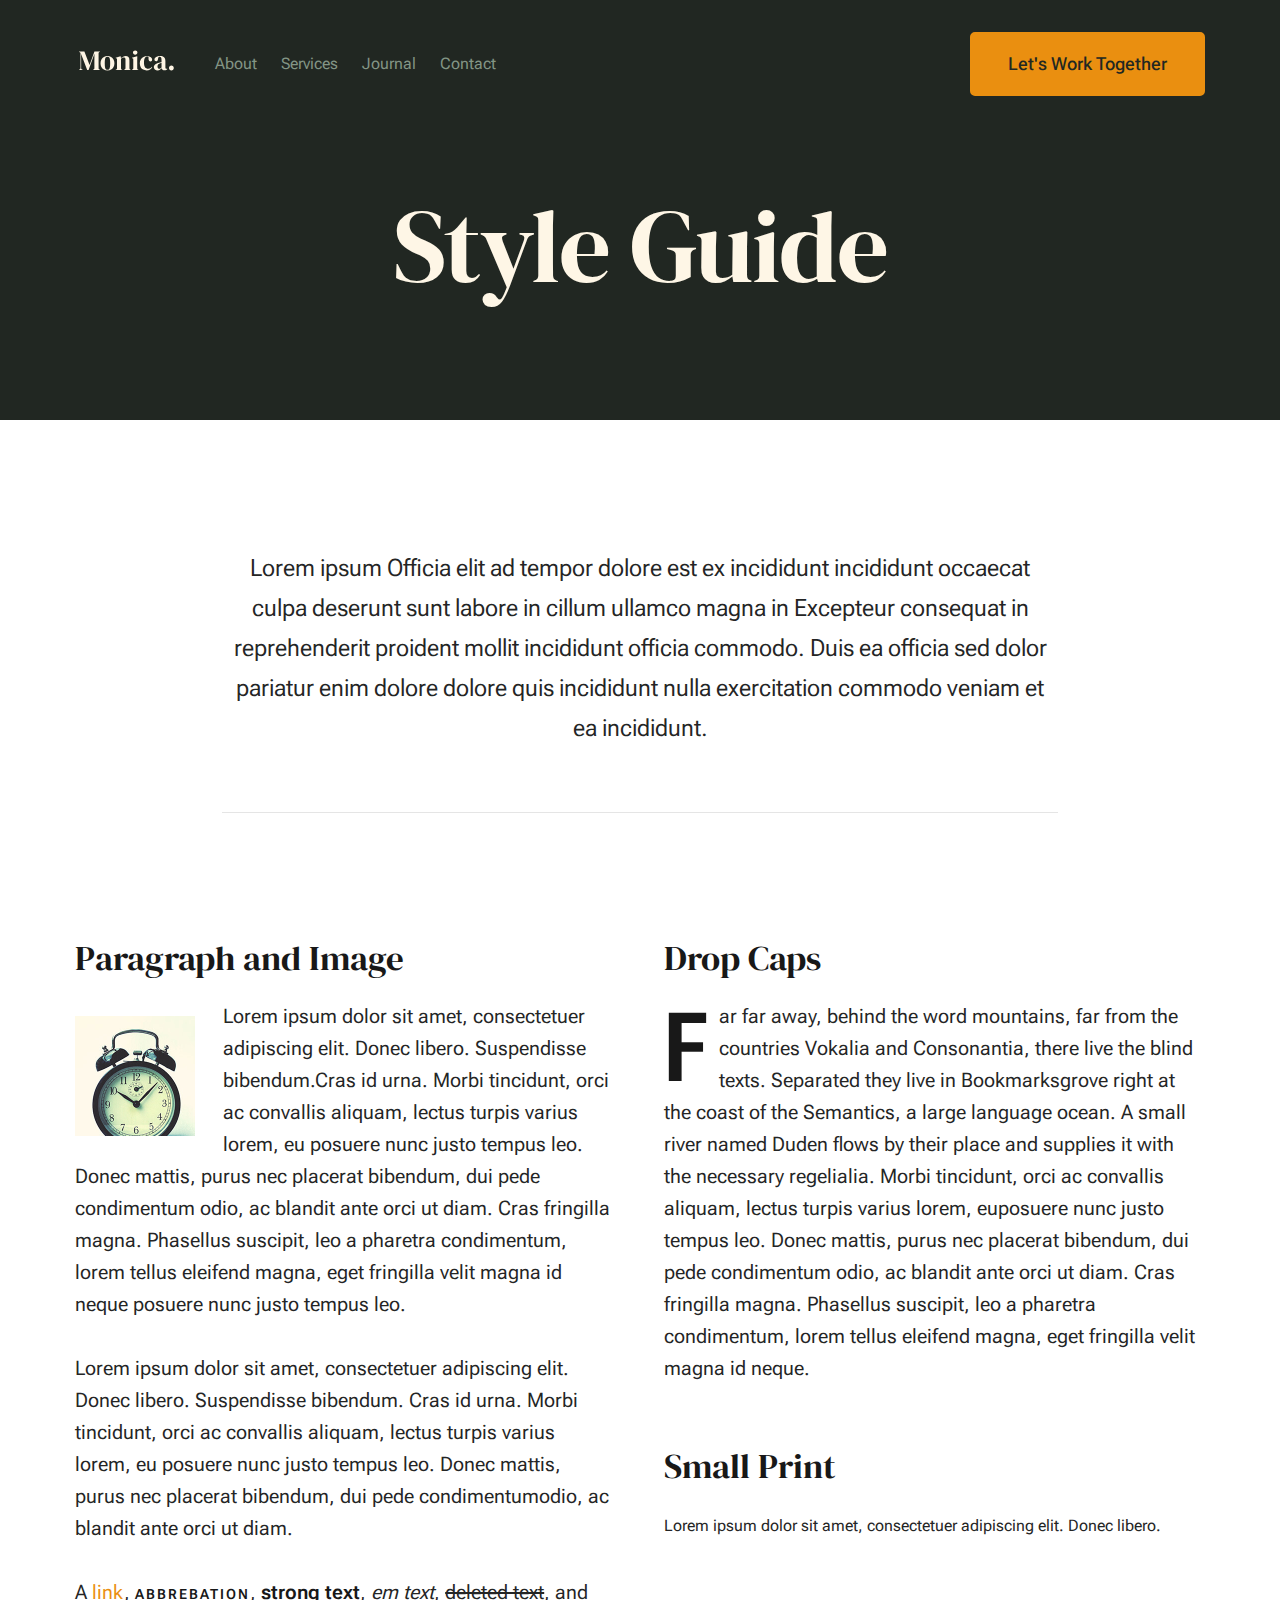
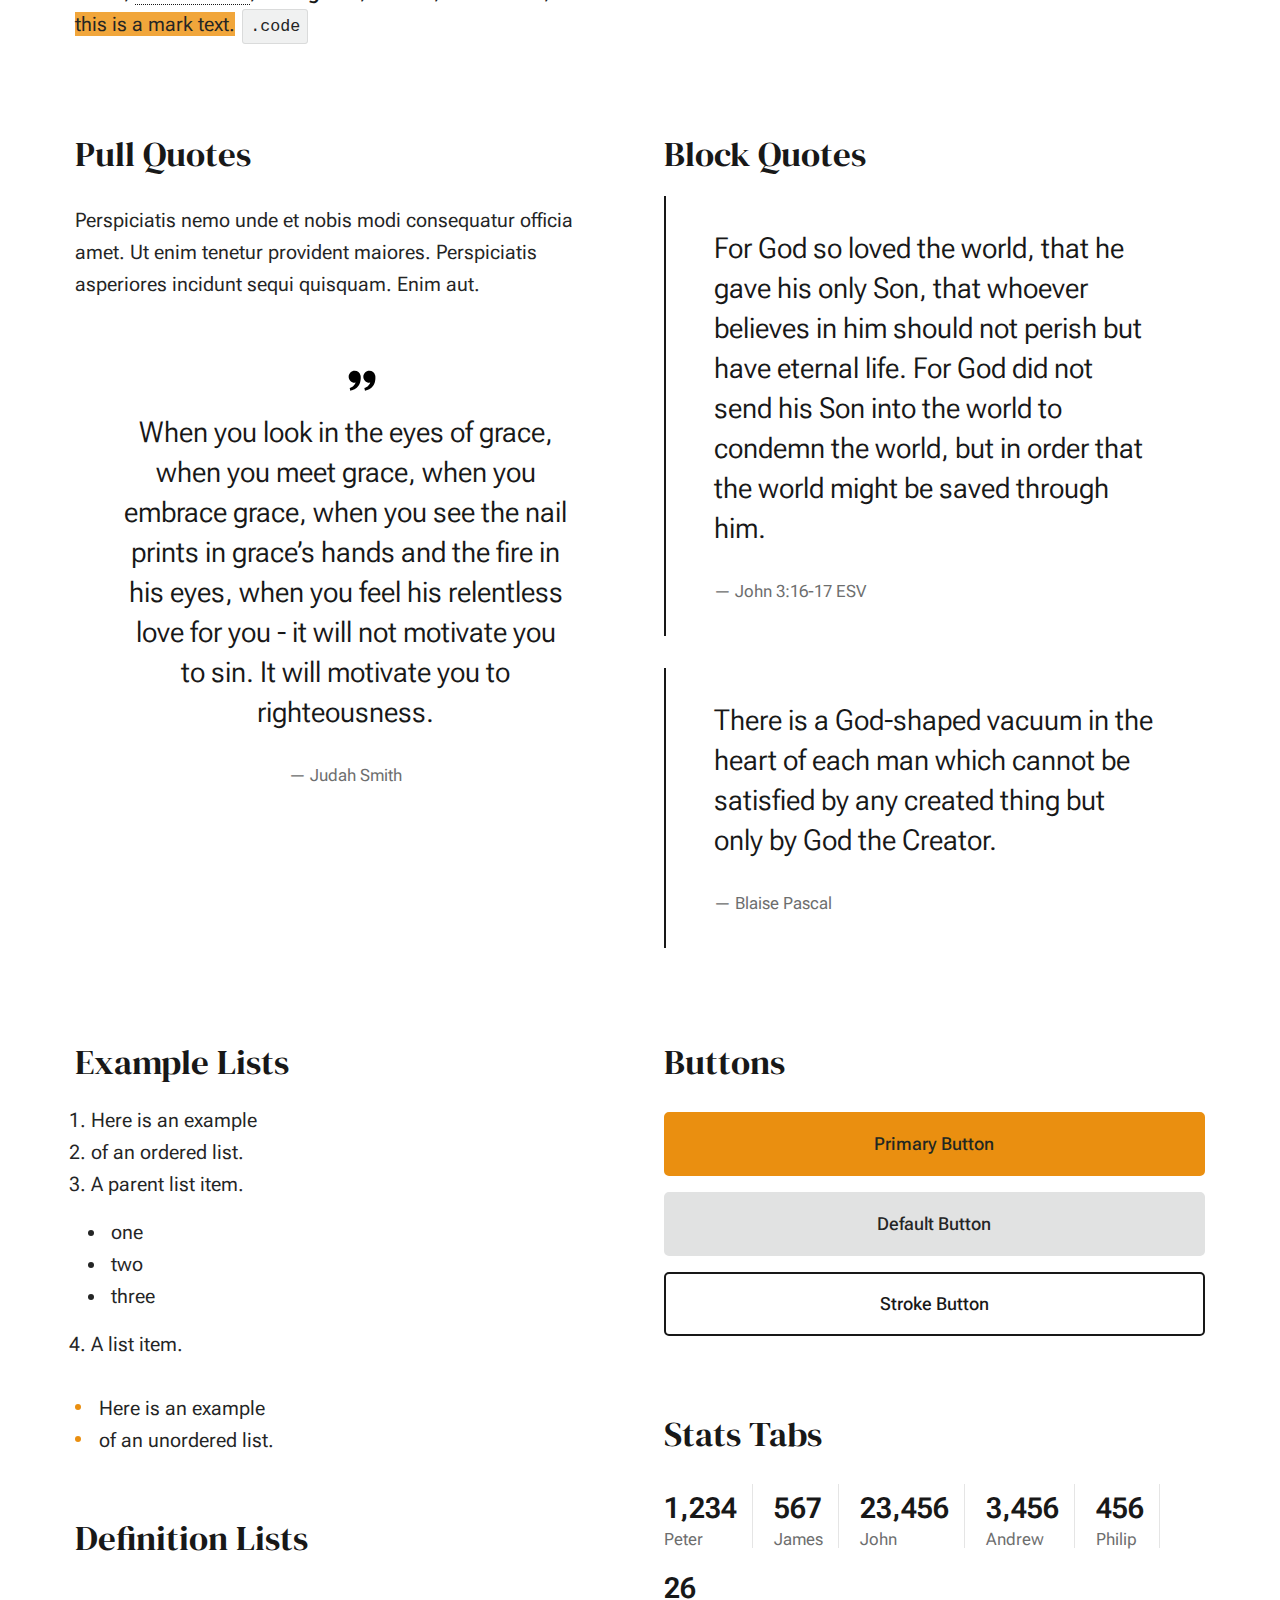
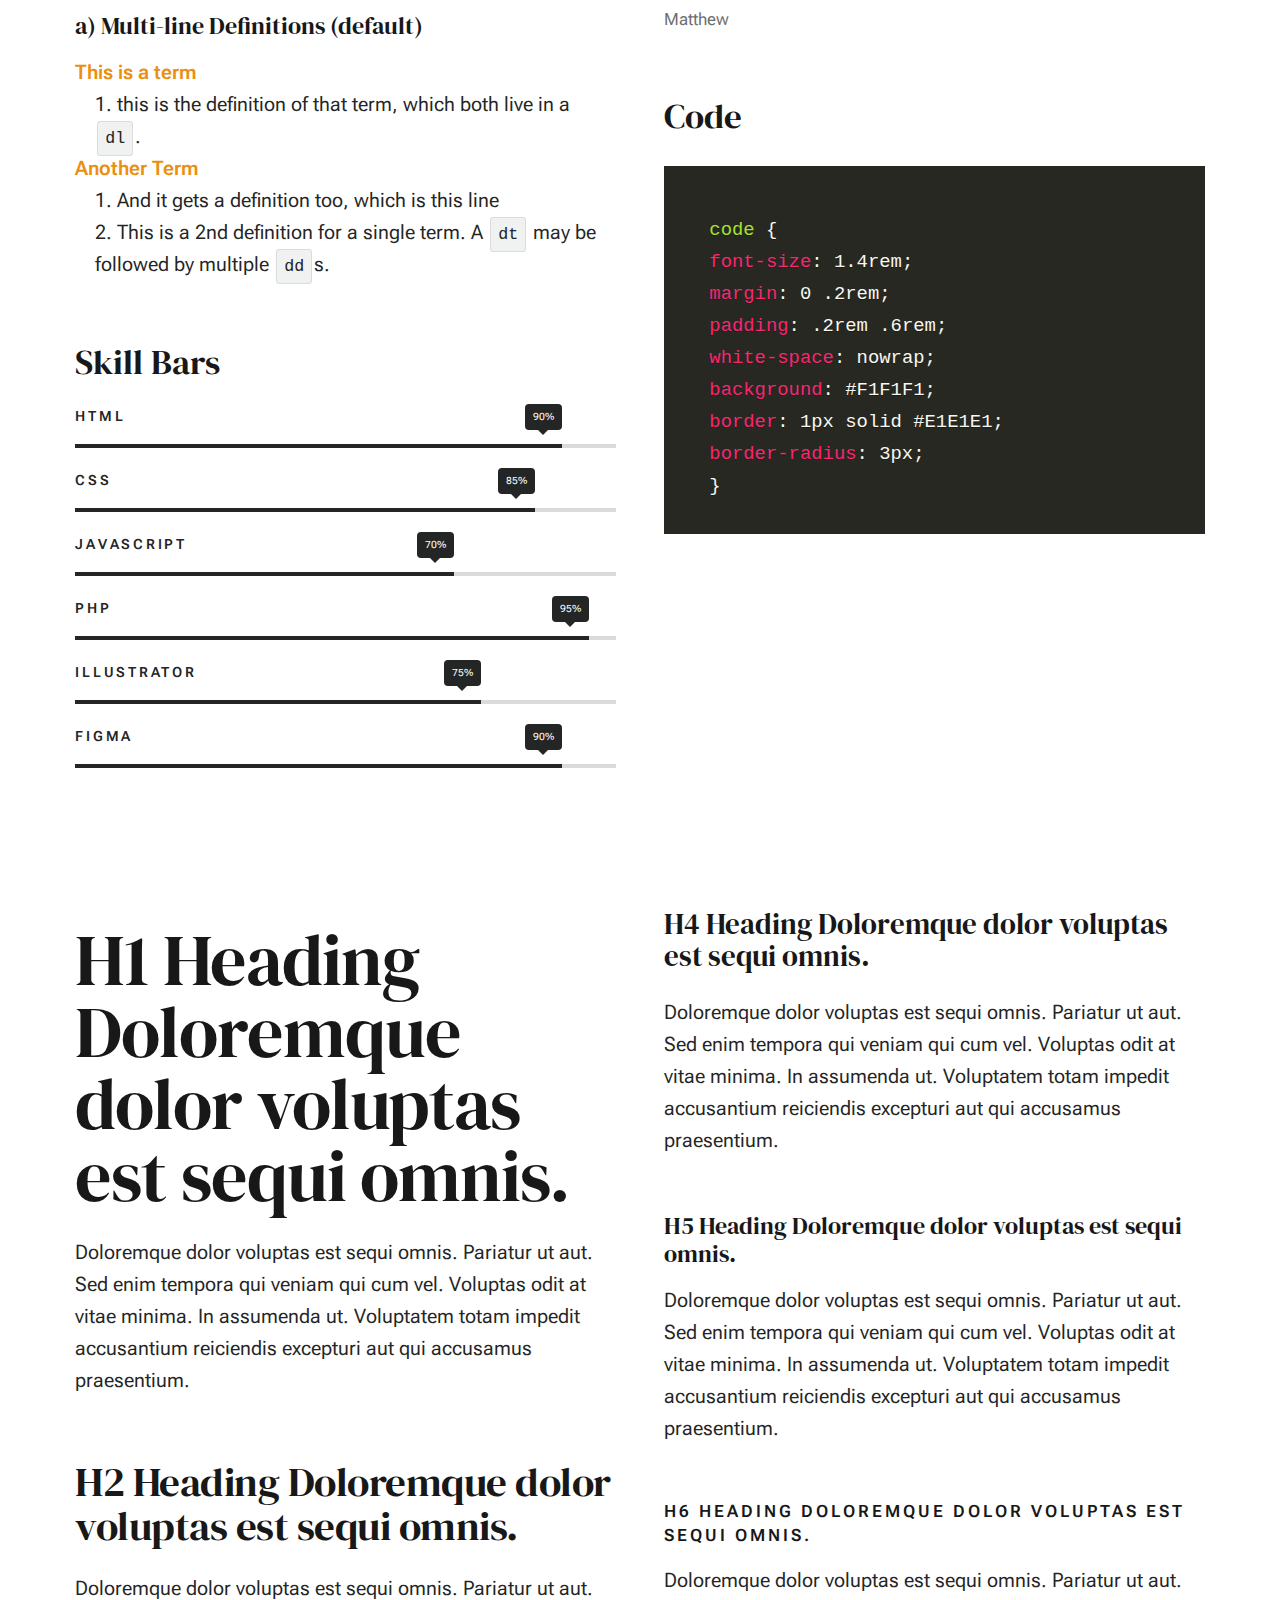
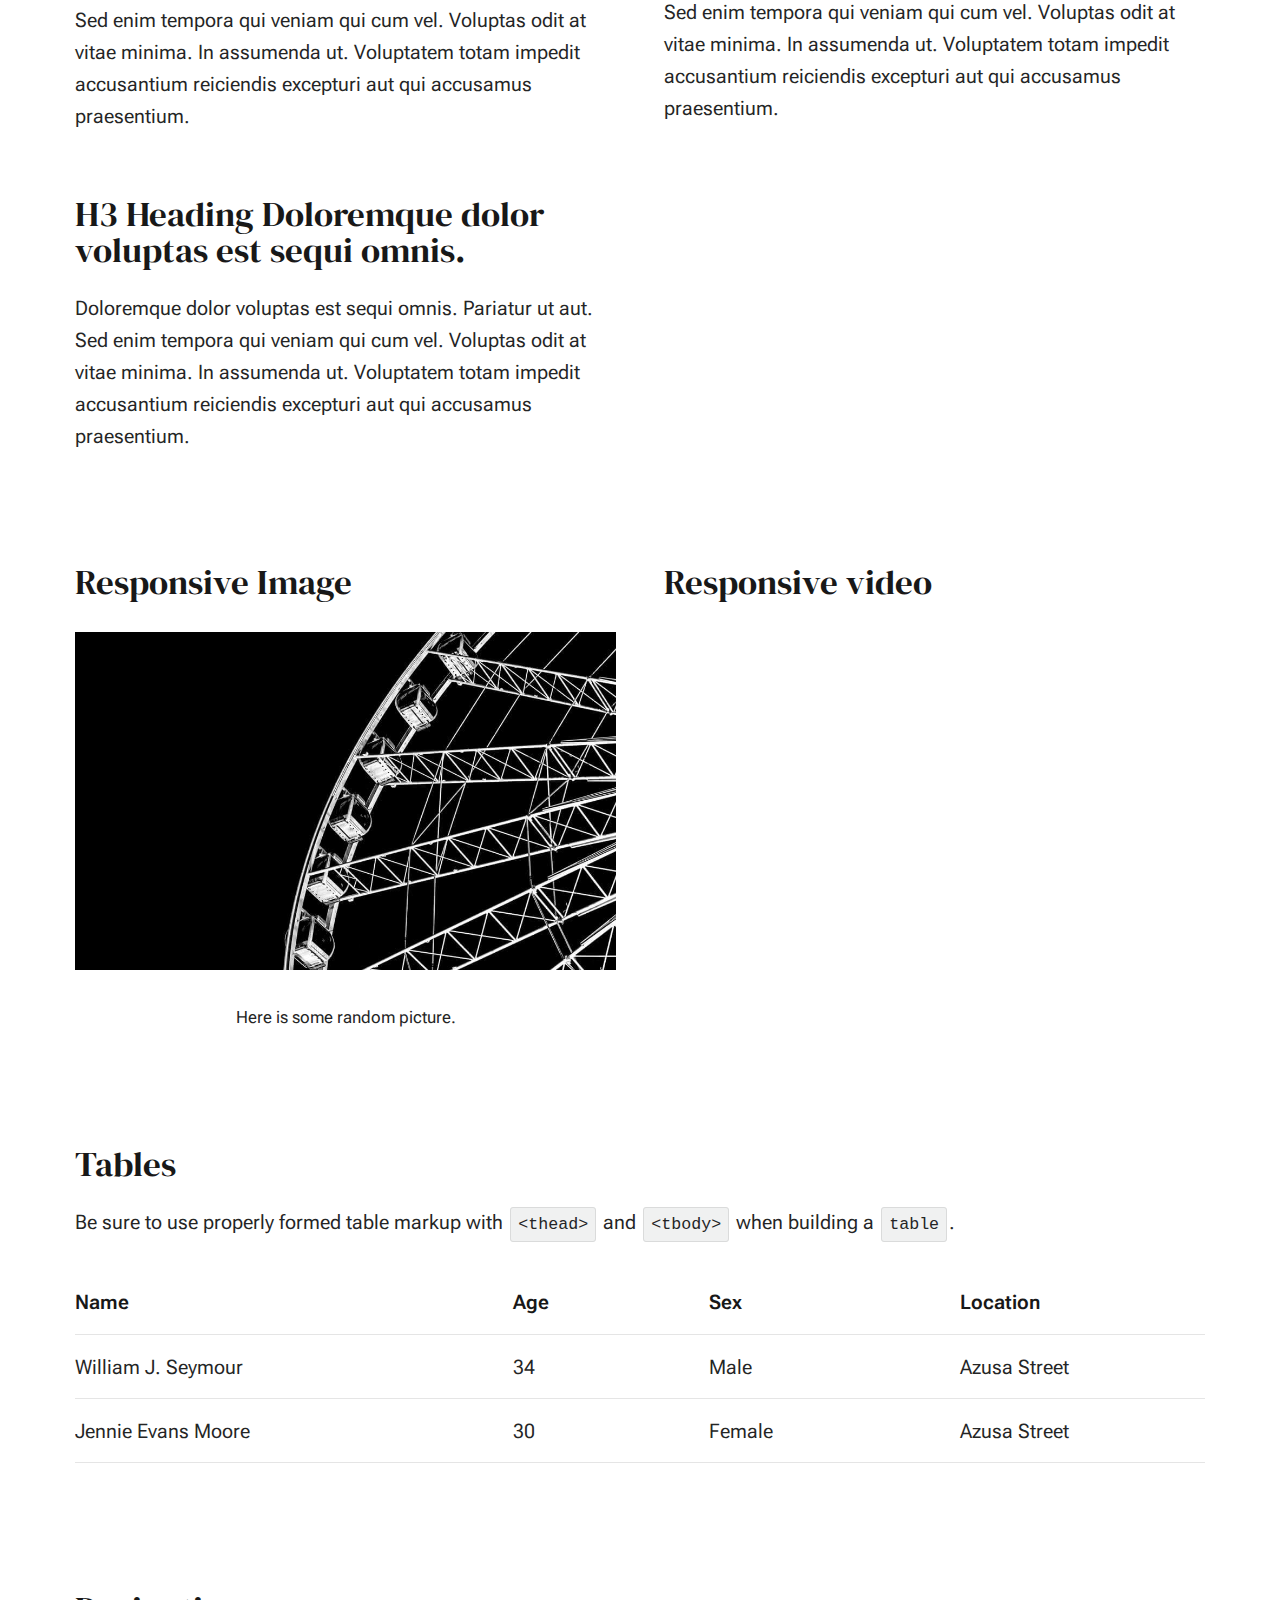
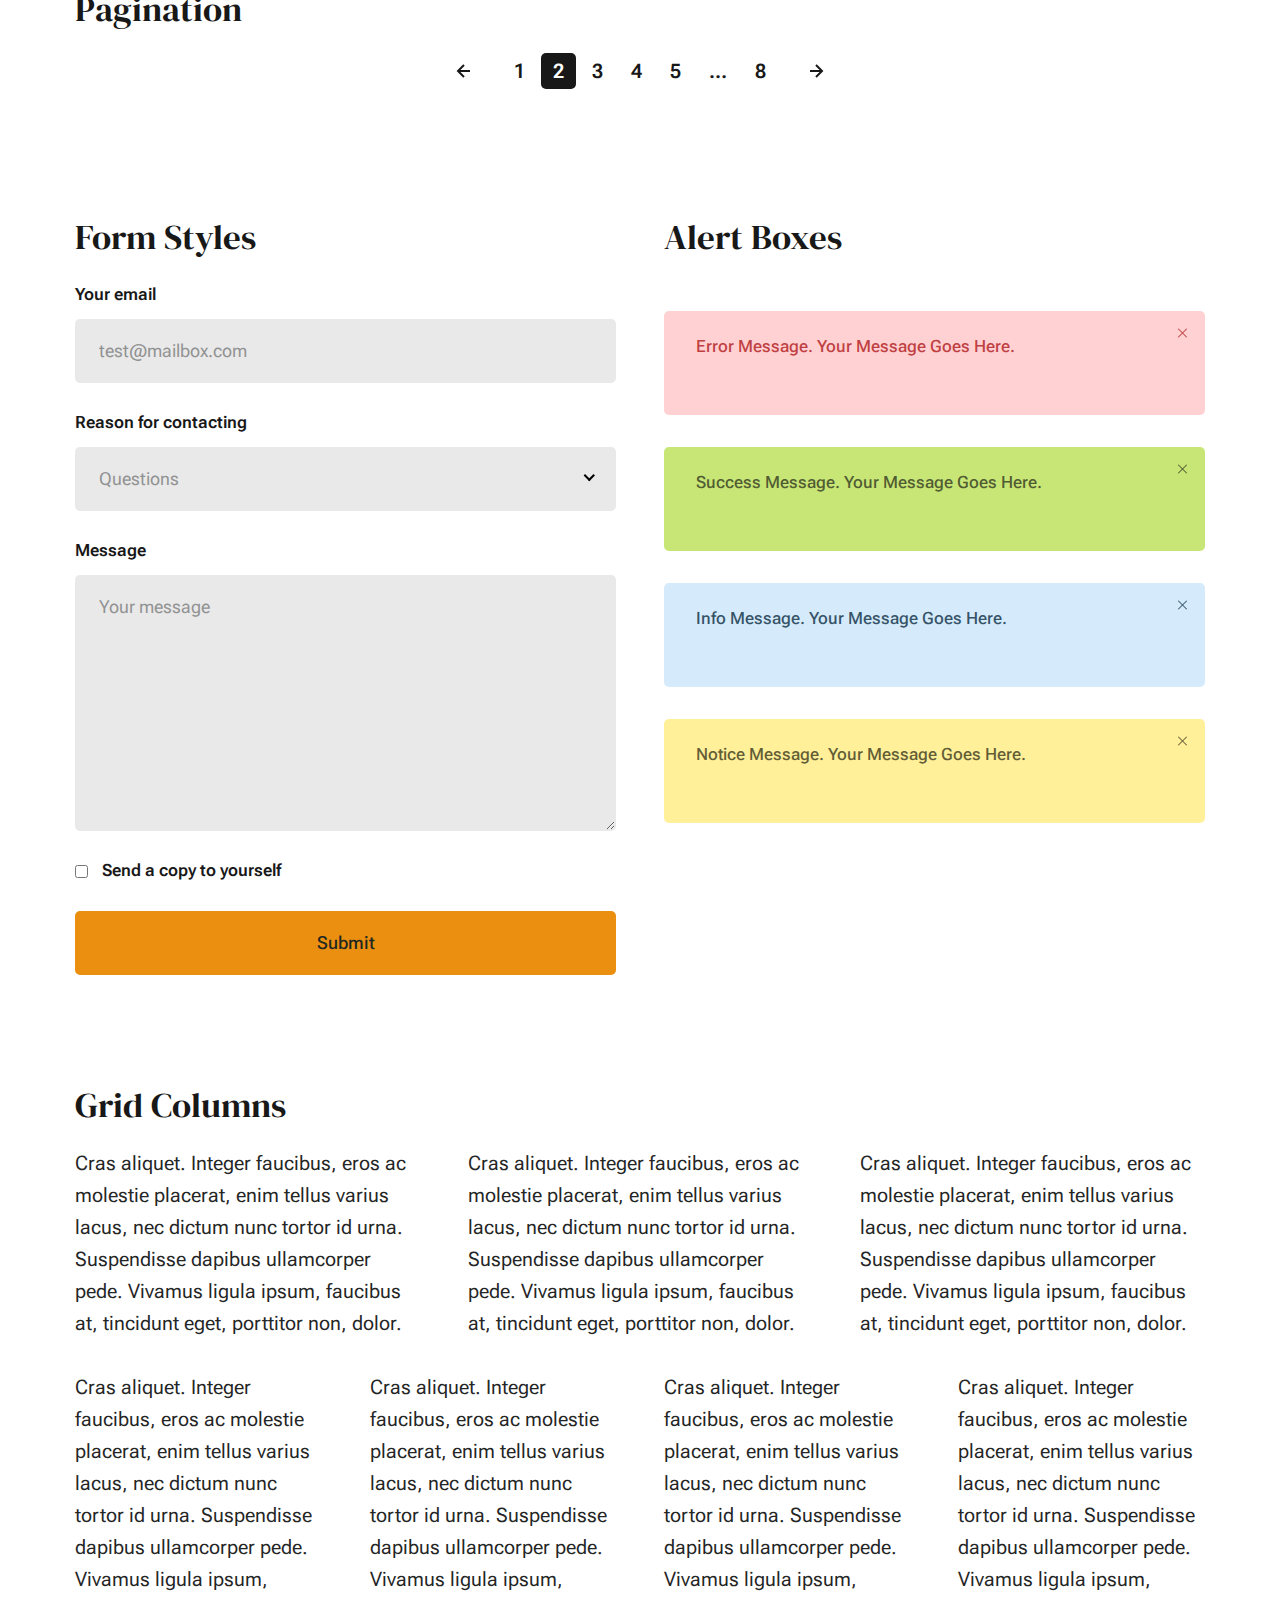
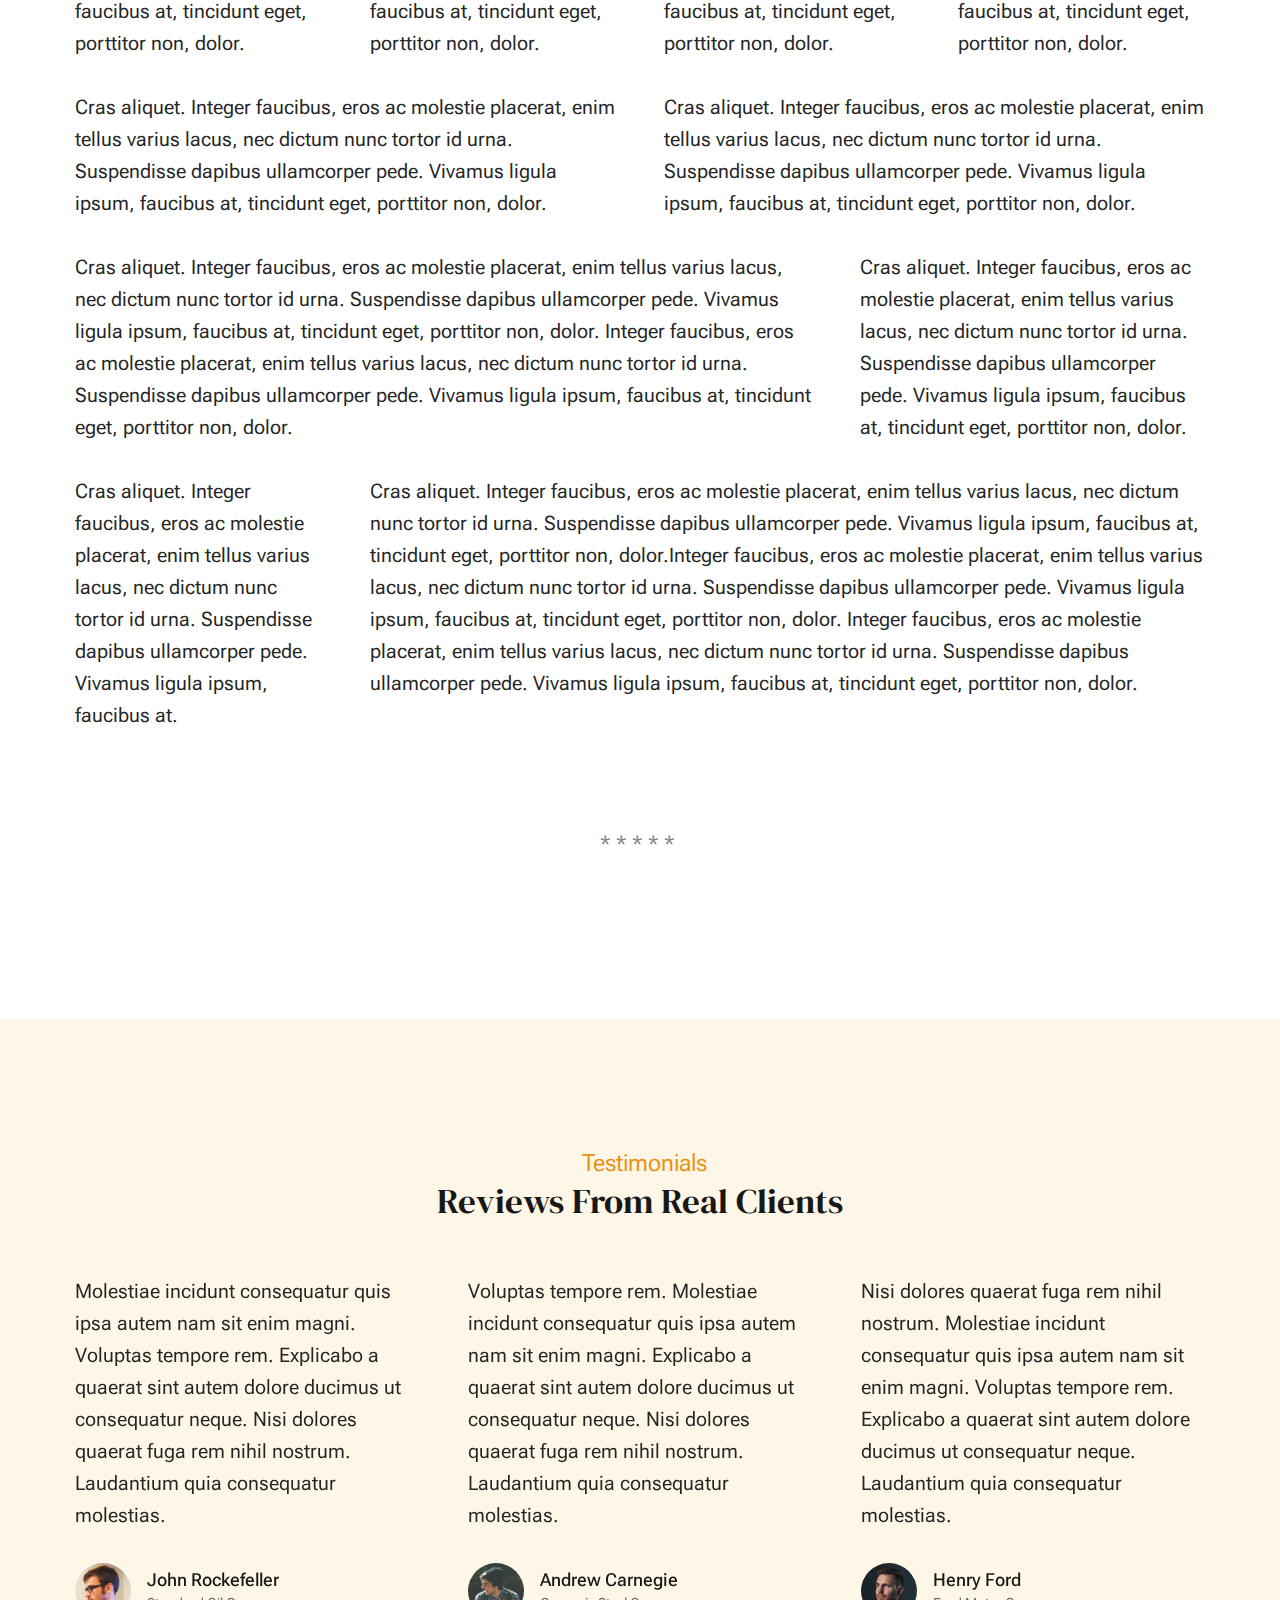
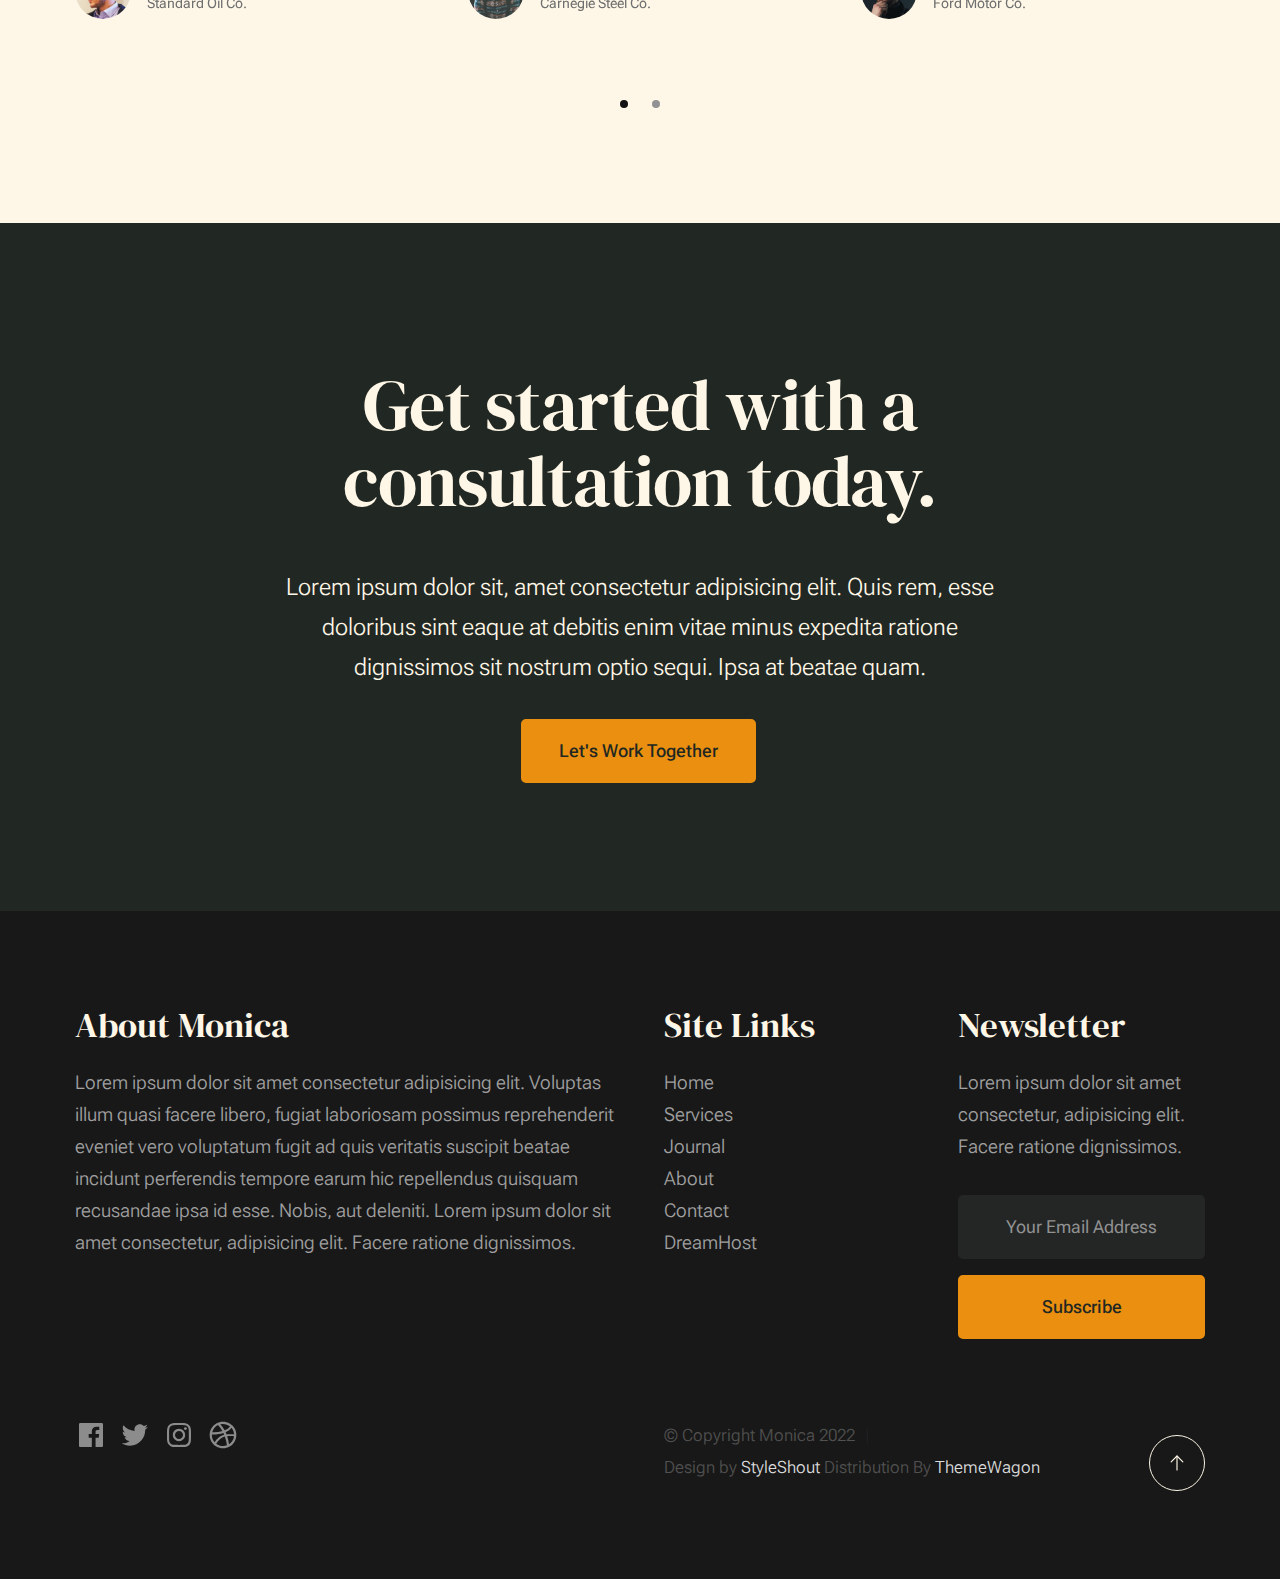
<file: styles.html>
<!DOCTYPE html>
<html lang="en" class="no-js" >
<head>

    <!--- basic page needs
    ================================================== -->
    <meta charset="utf-8">
    <meta name="viewport" content="width=device-width, initial-scale=1">
    <title>Styles - Monica</title>

    <script>
        document.documentElement.classList.remove('no-js');
        document.documentElement.classList.add('js');
    </script>

    <!-- CSS
    ================================================== -->
    <link rel="stylesheet" href="css/vendor.css">
    <link rel="stylesheet" href="css/styles.css">

    <!-- favicons
    ================================================== -->
    <link rel="apple-touch-icon" sizes="180x180" href="apple-touch-icon.png">
    <link rel="icon" type="image/png" sizes="32x32" href="favicon-32x32.png">
    <link rel="icon" type="image/png" sizes="16x16" href="favicon-16x16.png">
    <link rel="manifest" href="site.webmanifest">

</head>


<body id="top">


    <!-- preloader
    ================================================== -->
    <div id="preloader">
        <div id="loader" class="dots-fade">
            <div></div>
            <div></div>
            <div></div>
        </div>
    </div>


    <!-- page wrap
    ================================================== -->
    <div id="page" class="s-pagewrap">


        <!-- # site header 
        ================================================== -->
        <header class="s-header">

            <div class="row s-header__inner width-sixteen-col">

                <div class="s-header__block">
                    <div class="s-header__logo">
                        <a class="logo" href="index.html">
                            <img src="images/logo.svg" alt="Homepage">
                        </a>
                    </div>

                    <a class="s-header__menu-toggle" href="#0"><span>Menu</span></a>
                </div> <!-- end s-header__block -->

                <nav class="s-header__nav">
    
                    <ul class="s-header__menu-links">
                        <li><a href="about.html">About</a></li>
                        <li><a href="services.html">Services</a></li>
                        <li><a href="blog.html">Journal</a></li>
                        <li><a href="contact.html">Contact</a></li>
                    </ul> <!-- s-header__menu-links -->

                    <div class="s-header__contact">
                        <a href="contact.html" class="btn btn--primary s-header__contact-btn">Let's Work Together</a>                        
                    </div> <!-- s-header__contact -->
    
                </nav> <!-- end s-header__nav -->

            </div> <!-- end s-header__inner -->

        </header> <!-- end s-header -->


        <!-- # site main content
        ================================================== -->
        <section id="content" class="s-content">

               <section class="s-pageheader pageheader">
                    <div class="row">
                        <div class="column xl-12">
                            <h1 class="page-title">
                               Style Guide
                            </h1>                            
                        </div>
                    </div>
               </section> <!-- end pageheader --> 

               <section class="s-pagecontent pagecontent">

                    <div class="row row-x-center text-center">

                        <div class="column tab-12 xl-9">
            
                            <p class="lead">Lorem ipsum Officia elit ad tempor dolore est ex incididunt incididunt occaecat culpa deserunt 
                            sunt labore in cillum ullamco magna in Excepteur consequat in reprehenderit proident mollit incididunt officia commodo.
                            Duis ea officia sed dolor pariatur enim dolore dolore quis incididunt nulla exercitation commodo veniam et ea incididunt.
                            </p>
            
                            <hr>
                        </div>
            
                    </div> <!-- end row -->
            
                    <div class="row">
            
                        <div class="column mob-12 md-6 stack-on-900">
            
                            <h3>Paragraph and Image</h3>
            
                            <p><a href="#"><img width="120" height="120" class="u-pull-left" alt="sample-image" src="images/sample-image.jpg"></a>
                            Lorem ipsum dolor sit amet, consectetuer adipiscing elit. Donec libero. Suspendisse bibendum.Cras id urna. Morbi 
                            tincidunt, orci ac convallis aliquam, lectus turpis varius lorem, eu posuere nunc justo tempus leo. Donec mattis, 
                            purus nec placerat bibendum, dui pede condimentum odio, ac blandit ante orci ut diam. Cras fringilla magna. 
                            Phasellus suscipit, leo a pharetra condimentum, lorem tellus eleifend magna, eget fringilla velit magna id 
                            neque posuere nunc justo tempus leo. </p>
            
                            <p>
                            Lorem ipsum dolor sit amet, consectetuer adipiscing elit. Donec libero. Suspendisse bibendum. Cras id urna. 
                            Morbi tincidunt, orci ac convallis aliquam, lectus turpis varius lorem, eu posuere nunc justo tempus leo. 
                            Donec mattis, purus nec placerat bibendum, dui pede condimentumodio, ac blandit ante orci ut diam.	
                            </p>
            
                            <p>A <a href="#">link</a>,
                            <abbr title="this really isn't a very good description">abbrebation</abbr>,
                            <strong>strong text</strong>,
                            <em>em text</em>,
                            <del>deleted text</del>, and
                            <mark>this is a mark text.</mark>
                            <code>.code</code>
                            </p>
            
                        </div>
            
                        <div class="column mob-12 md-6">
            
                            <h3>Drop Caps</h3>
            
                            <p class="drop-cap">Far far away, behind the word mountains, far from the countries Vokalia and Consonantia,
                            there live the blind texts. Separated they live in Bookmarksgrove right at the coast of the
                            Semantics, a large language ocean. A small river named Duden flows by their place and supplies it with the 
                            necessary regelialia. Morbi tincidunt, orci ac convallis aliquam, lectus turpis varius lorem, 
                            euposuere nunc justo tempus leo. Donec mattis, purus nec placerat bibendum, dui pede condimentum odio, 
                            ac blandit ante orci ut diam. Cras fringilla magna. Phasellus suscipit, leo a pharetra condimentum, 
                            lorem tellus eleifend magna, eget fringilla velit magna id neque.
                            </p>
            
                            <h3>Small Print</h3>
            
                            <p><small>Lorem ipsum dolor sit amet, consectetuer adipiscing elit. Donec libero.</small></p>
                            
                    
            
                        </div>
            
                    </div> <!-- end row -->
            
                    <div class="row">
            
                        <div class="column xl-6 md-12">
            
                            <h3 class="u-add-bottom">Pull Quotes</h3>
            
                            <p>
                            Perspiciatis nemo unde et nobis modi consequatur officia amet. Ut enim 
                            tenetur provident maiores. Perspiciatis asperiores incidunt sequi 
                            quisquam. Enim aut. 
                            </p>
            
                            <figure class="pull-quote">
                                <blockquote>
                                    <p>
                                    When you look in the eyes of grace, when you meet grace, 
                                    when you embrace grace, when you see the nail prints in 
                                    grace’s hands and the fire in his eyes, when you feel his 
                                    relentless love for you - it will not motivate you to sin. 
                                    It will motivate you to righteousness.
                                    </p>
            
                                    <footer>
                                        <cite>Judah Smith</cite>
                                    </footer>
                                </blockquote>
                            </figure>
            
            
                        </div>
            
                        <div class="column xl-6 md-12">
            
                            <h3 class="h-add-bottom">Block Quotes</h3>
            
                            <blockquote cite="http://where-i-got-my-info-from.com">
                                <p>
                                For God so loved the world, that he gave his only Son, that whoever believes in 
                                him should not perish but have eternal life. For God did not send his Son into 
                                the world to condemn the world, but in order that the world might be 
                                saved through him.
                                </p>
            
                                <footer>
                                    <cite>
                                        <a href="#0">John 3:16-17 ESV</a>
                                    </cite>
                                </footer>
            
                            </blockquote>
            
                            <blockquote>
                                <p>There is a God-shaped vacuum in the heart of each man which cannot be satisfied 
                                by any created thing but only by God the Creator.</p>
            
                                <footer>
                                    <cite>Blaise Pascal</cite>
                                </footer>
            
                            </blockquote>
            
                        </div>
            
                    </div> <!-- end row -->
            
                    <div class="row u-add-half-bottom">
            
                        <div class="column xl-6 md-12">
            
                            <h3>Example Lists</h3>
            
                            <ol>
                                <li>Here is an example</li>
                                <li>of an ordered list.</li>
                                <li>A parent list item.
                                    <ul>
                                        <li>one</li>
                                        <li>two</li>
                                        <li>three</li>
                                    </ul>
                                    </li>
                                    <li>A list item.</li>
                                </ol>
            
                            <ul class="disc">
                                <li>Here is an example</li>
                                <li>of an unordered list.</li>
                            </ul>
            
                            <h3>Definition Lists</h3>
            
                            <h5>a) Multi-line Definitions (default) </h5>
            
                            <dl class="dictionary-style">
                                <dt><strong>This is a term</strong></dt>
                                    <dd>this is the definition of that term, which both live in a <code>dl</code>.</dd>
                                <dt><strong>Another Term</strong></dt>
                                    <dd>And it gets a definition too, which is this line</dd>
                                    <dd>This is a 2<sup>nd</sup> definition for a single term. A <code>dt</code> may be followed by multiple <code>dd</code>s.</dd>
                            </dl>
            
                            <h3 class="u-add-bottom">Skill Bars</h3>
            
                            <ul class="skill-bars">
                                <li>
                                <div class="progress percent90"><span>90%</span></div>
                                <strong>HTML</strong>
                                </li>
                                <li>
                                <div class="progress percent85"><span>85%</span></div>
                                <strong>CSS</strong>
                                </li>
                                <li>
                                <div class="progress percent70"><span>70%</span></div>
                                <strong>Javascript</strong>
                                </li>
                                <li>
                                <div class="progress percent95"><span>95%</span></div>
                                <strong>PHP</strong>
                                </li>
                                <li>
                                <div class="progress percent75"><span>75%</span></div>
                                <strong>Illustrator</strong>
                                </li>
                                <li>
                                <div class="progress percent90"><span>90%</span></div>
                                <strong>Figma</strong>
                                </li>
                            </ul>
            
                        </div>
            
                        <div class="column xl-6 md-12">
            
                            <h3 class="u-add-bottom">Buttons</h3>
            
                            <p>
                                <a class="btn btn--primary u-fullwidth" href="#0">Primary Button</a>
                                <a class="btn u-fullwidth" href="#0">Default Button</a>
                                <a class="btn btn--stroke u-fullwidth" href="#0">Stroke Button</a>
                            </p>
            
                            <h3>Stats Tabs</h3>
            
                            <ul class="stats-tabs">
                                <li><a href="#0">1,234 <em>Peter</em></a></li>
                                <li><a href="#0">567 <em>James</em></a></li>
                                <li><a href="#0">23,456 <em>John</em></a></li>
                                <li><a href="#0">3,456 <em>Andrew</em></a></li>
                                <li><a href="#0">456 <em>Philip</em></a></li>
                                <li><a href="#0">26 <em>Matthew</em></a></li>
                            </ul>
            
                            <h3 class="u-add-bottom">Code</h3>
            
<pre><code class="language-css">
    code {
    font-size: 1.4rem;
    margin: 0 .2rem;
    padding: .2rem .6rem;
    white-space: nowrap;
    background: #F1F1F1;
    border: 1px solid #E1E1E1;	
    border-radius: 3px;
    }
</code></pre>
            
                        </div>
            
                    </div> <!-- end row -->
            
                    <div class="row u-add-half-bottom">
            
                        <div class="column xl-6 md-12">
                                
                            <h1>H1 Heading Doloremque dolor voluptas est sequi omnis.</h1>
                            <p>Doloremque dolor voluptas est sequi omnis. Pariatur ut aut. Sed enim tempora qui veniam qui cum vel. 
                            Voluptas odit at vitae minima. In assumenda ut. Voluptatem totam impedit accusantium reiciendis excepturi aut qui accusamus praesentium.</p>
            
                            <h2>H2 Heading Doloremque dolor voluptas est sequi omnis.</h2>
                            <p>Doloremque dolor voluptas est sequi omnis. Pariatur ut aut. Sed enim tempora qui veniam qui cum vel. 
                            Voluptas odit at vitae minima. In assumenda ut. Voluptatem totam impedit accusantium reiciendis excepturi aut qui accusamus praesentium.</p>
            
                            <h3>H3 Heading Doloremque dolor voluptas est sequi omnis.</h3>
                            <p>Doloremque dolor voluptas est sequi omnis. Pariatur ut aut. Sed enim tempora qui veniam qui cum vel. 
                            Voluptas odit at vitae minima. In assumenda ut. Voluptatem totam impedit accusantium reiciendis excepturi aut qui accusamus praesentium.</p>
            
                            
                        </div>
            
                        <div class="column xl-6 md-12">
                            <h4>H4 Heading Doloremque dolor voluptas est sequi omnis.</h4>
                            <p>Doloremque dolor voluptas est sequi omnis. Pariatur ut aut. Sed enim tempora qui veniam qui cum vel. 
                            Voluptas odit at vitae minima. In assumenda ut. Voluptatem totam impedit accusantium reiciendis excepturi aut qui accusamus praesentium.</p>
            
                            <h5>H5 Heading Doloremque dolor voluptas est sequi omnis.</h5>
                            <p>Doloremque dolor voluptas est sequi omnis. Pariatur ut aut. Sed enim tempora qui veniam qui cum vel. 
                            Voluptas odit at vitae minima. In assumenda ut. Voluptatem totam impedit accusantium reiciendis excepturi aut qui accusamus praesentium.</p>
            
                            <h6>H6 Heading Doloremque dolor voluptas est sequi omnis.</h6>
                            <p>Doloremque dolor voluptas est sequi omnis. Pariatur ut aut. Sed enim tempora qui veniam qui cum vel. 
                            Voluptas odit at vitae minima. In assumenda ut. Voluptatem totam impedit accusantium reiciendis excepturi aut qui accusamus praesentium.</p>
                
                            
                        </div>
            
                    </div> <!-- end row -->
            
                    <div class="row u-add-half-bottom">
            
                        <div class="column xl-6 md-12">
            
                            <h3 class="u-add-bottom">Responsive Image</h3>
            
                            <figure>
                                <img src="images/wheel-500.jpg" 
                                srcset="images/wheel-1000.jpg 1000w, 
                                images/wheel-500.jpg 500w" 
                                sizes="(max-width: 1000px) 100vw, 1000px" alt="">
            
                                <figcaption>
                                    Here is some random picture.
                                </figcaption>
                            </figure>
            
                        </div>
            
                        <div class="column xl-6 md-12">
            
                            <h3 class="u-add-bottom">Responsive video</h3>
            
                            <div class="video-container">
                            <iframe src="https://player.vimeo.com/video/14592941?color=00a650&title=0&byline=0&portrait=0" width="500" height="281" frameborder="0" webkitallowfullscreen mozallowfullscreen allowfullscreen></iframe> 
                            </div>
            
                        </div>
                        
                    </div> <!-- end row -->
            
                    <div class="row u-add-bottom">
            
                        <div class="column xl-12">
            
                            <h3>Tables</h3>
                            <p>Be sure to use properly formed table markup with <code>&lt;thead&gt;</code> and <code>&lt;tbody&gt;</code> when building a <code>table</code>.</p>
            
                            <div class="table-responsive">
            
                                <table>
                                        <thead>
                                        <tr>
                                            <th>Name</th>
                                            <th>Age</th>
                                            <th>Sex</th>
                                            <th>Location</th>
                                        </tr>
                                        </thead>
                                        <tbody>
                                        <tr>
                                            <td>William J. Seymour</td>
                                            <td>34</td>
                                            <td>Male</td>
                                            <td>Azusa Street</td>
                                        </tr>
                                        <tr>
                                            <td>Jennie Evans Moore</td>
                                            <td>30</td>
                                            <td>Female</td>
                                            <td>Azusa Street</td>
                                        </tr>
                                        </tbody>
                                </table>
            
                            </div>
            
                        </div>
                        
                    </div> <!-- end row -->
            
                    <div class="row">
            
                        <div class="column xl-12">
                            <h3>Pagination</h3>
            
                            <nav class="pgn">
                                <ul>
                                    <li>
                                        <a class="pgn__prev" href="#0">
                                            <svg xmlns="http://www.w3.org/2000/svg" width="24" height="24" viewBox="0 0 24 24"><path d="M12.707 17.293L8.414 13H18v-2H8.414l4.293-4.293-1.414-1.414L4.586 12l6.707 6.707z"/></svg>
                                        </a>
                                    </li>
                                    <li><a class="pgn__num" href="#0">1</a></li>
                                    <li><span class="pgn__num current">2</span></li>
                                    <li><a class="pgn__num" href="#0">3</a></li>
                                    <li><a class="pgn__num" href="#0">4</a></li>
                                    <li><a class="pgn__num" href="#0">5</a></li>
                                    <li><span class="pgn__num dots">…</span></li>
                                    <li><a class="pgn__num" href="#0">8</a></li>
                                    <li>
                                        <a class="pgn__next" href="#0">
                                            <svg xmlns="http://www.w3.org/2000/svg" width="24" height="24" viewBox="0 0 24 24"><path d="M11.293 17.293l1.414 1.414L19.414 12l-6.707-6.707-1.414 1.414L15.586 11H6v2h9.586z"/></svg>
                                        </a>
                                    </li>
                                </ul>
                            </nav>
                        </div>
            
                    </div> <!-- end row -->
            
                    <div class="row">
            
                        <div class="column xl-6 md-12">
            
                            <h3 class="u-add-bottom">Form Styles</h3>
            
                            <form>
                                <div>
                                    <label for="sampleInput">Your email</label>
                                    <input class="u-fullwidth" type="email" placeholder="test@mailbox.com" id="sampleInput">
                                </div>
                                <div>
                                    <label for="sampleRecipientInput">Reason for contacting</label>
                                    <div class="ss-custom-select">
                                        <select class="u-fullwidth" id="sampleRecipientInput">
                                            <option value="Option 1">Questions</option>
                                            <option value="Option 2">Report</option>
                                            <option value="Option 3">Others</option>
                                        </select>
                                    </div>
                                </div>
                                
                                <label for="exampleMessage">Message</label>
                                <textarea class="u-fullwidth" placeholder="Your message" id="exampleMessage"></textarea>
            
                                <label class="u-add-bottom">
                                    <input type="checkbox">
                                    <span class="label-text">Send a copy to yourself</span>
                                </label>
                            
                                <input class="btn--primary u-fullwidth" type="submit" value="Submit">
                            </form>
            
                        </div>
            
                        <div class="column xl-6 md-12">
            
                            <h3>Alert Boxes</h3>
            
                            <br>
                            
                            <div class="alert-box alert-box--error">
                                <p>Error Message. Your Message Goes Here.</p>
                                <span class="alert-box__close"></span>
                            </div><!-- end error -->
                                    
                            <div class="alert-box alert-box--success">
                                <p>Success Message. Your Message Goes Here.</p>
                                <span class="alert-box__close"></span>
                            </div><!-- end success -->
                                    
                            <div class="alert-box alert-box--info">
                                <p>Info Message. Your Message Goes Here.</p>
                                <span class="alert-box__close"></span>
                            </div><!-- end info -->
                                    
                            <div class="alert-box alert-box--notice">
                                <p>Notice Message. Your Message Goes Here.</p>
                                <span class="alert-box__close"></span>
                            </div><!-- end notice -->
                        
                        </div>
            
                    </div> <!-- end row -->
            
                    <div class="row">
            
                        <div class="xl-12 column">
                        <h3 class="half-bottom">Grid Columns</h3>
                        </div>
            
                    </div> <!-- Row End-->
            
                    <!--<h4>1/3 Columns</h4>  -->
            
                    <div class="row">
            
                        <div class="xl-4 md-12 column">
                            <p>
                            Cras aliquet. Integer faucibus, eros ac molestie placerat, enim tellus varius lacus,
                            nec dictum nunc tortor id urna. Suspendisse dapibus ullamcorper pede. Vivamus ligula ipsum,
                            faucibus at, tincidunt eget, porttitor non, dolor. 
                            </p>
                        </div>
            
                        <div class="xl-4 md-12 column">
                            <p>
                            Cras aliquet. Integer faucibus, eros ac molestie placerat, enim tellus varius lacus,
                            nec dictum nunc tortor id urna. Suspendisse dapibus ullamcorper pede. Vivamus ligula ipsum,
                            faucibus at, tincidunt eget, porttitor non, dolor. 
                            </p>
                        </div>
            
                        <div class="xl-4 md-12 column">
                            <p>
                            Cras aliquet. Integer faucibus, eros ac molestie placerat, enim tellus varius lacus,
                            nec dictum nunc tortor id urna. Suspendisse dapibus ullamcorper pede. Vivamus ligula ipsum,
                            faucibus at, tincidunt eget, porttitor non, dolor. 
                            </p>
                        </div>
            
                    </div>
            
                    <!--<h4>1/4 Columns</h4>  -->
            
                    <div class="row">
            
                        <div class="xl-3 md-6 tab-12 column">
                            <p>
                            Cras aliquet. Integer faucibus, eros ac molestie placerat, enim tellus varius lacus,
                            nec dictum nunc tortor id urna. Suspendisse dapibus ullamcorper pede. Vivamus ligula ipsum,
                            faucibus at, tincidunt eget, porttitor non, dolor. 
                            </p>
                        </div>
            
                        <div class="xl-3 md-6 tab-12 column">
                            <p>
                            Cras aliquet. Integer faucibus, eros ac molestie placerat, enim tellus varius lacus,
                            nec dictum nunc tortor id urna. Suspendisse dapibus ullamcorper pede. Vivamus ligula ipsum,
                            faucibus at, tincidunt eget, porttitor non, dolor. 
                            </p>
                        </div>
            
                        <div class="xl-3 md-6 tab-12 column">
                            <p>
                            Cras aliquet. Integer faucibus, eros ac molestie placerat, enim tellus varius lacus,
                            nec dictum nunc tortor id urna. Suspendisse dapibus ullamcorper pede. Vivamus ligula ipsum,
                            faucibus at, tincidunt eget, porttitor non, dolor. 
                            </p>
                        </div>
            
                        <div class="xl-3 md-6 tab-12 column">
                            <p>
                            Cras aliquet. Integer faucibus, eros ac molestie placerat, enim tellus varius lacus,
                            nec dictum nunc tortor id urna. Suspendisse dapibus ullamcorper pede. Vivamus ligula ipsum,
                            faucibus at, tincidunt eget, porttitor non, dolor. 
                            </p>
                        </div>
            
                    </div>
            
                    <!--<h4>1/2 Columns</h4>  -->
            
                    <div class="row">
            
                        <div class="xl-6 tab-12 column">
                            <p>
                            Cras aliquet. Integer faucibus, eros ac molestie placerat, enim tellus varius lacus,
                            nec dictum nunc tortor id urna. Suspendisse dapibus ullamcorper pede. Vivamus ligula ipsum,
                            faucibus at, tincidunt eget, porttitor non, dolor. 
                            </p>
                        </div>
            
                        <div class="xl-6 tab-12 column">
                            <p>
                            Cras aliquet. Integer faucibus, eros ac molestie placerat, enim tellus varius lacus,
                            nec dictum nunc tortor id urna. Suspendisse dapibus ullamcorper pede. Vivamus ligula ipsum,
                            faucibus at, tincidunt eget, porttitor non, dolor. 
                            </p>
                        </div>
            
                    </div>
            
                    <!--<h4>2/3 Columns</h4>  -->
            
                    <div class="row">
            
                        <div class="xl-8 md-7 tab-12 column">
                            <p>
                            Cras aliquet. Integer faucibus, eros ac molestie placerat, enim tellus varius lacus,
                            nec dictum nunc tortor id urna. Suspendisse dapibus ullamcorper pede. Vivamus ligula ipsum,
                            faucibus at, tincidunt eget, porttitor non, dolor. Integer faucibus, eros ac molestie placerat, enim tellus varius lacus,
                            nec dictum nunc tortor id urna. Suspendisse dapibus ullamcorper pede. Vivamus ligula ipsum,
                            faucibus at, tincidunt eget, porttitor non, dolor.
                            </p>
                        </div>
            
                        <div class="xl-4 md-5 tab-12 column">
                            <p>
                            Cras aliquet. Integer faucibus, eros ac molestie placerat, enim tellus varius lacus,
                            nec dictum nunc tortor id urna. Suspendisse dapibus ullamcorper pede. Vivamus ligula ipsum,
                            faucibus at, tincidunt eget, porttitor non, dolor. 
                            </p>
                        </div>
            
                    </div>
            
                    <!--<h4>3/4 Columns</h4>  -->
            
                    <div class="row">
            
                        <div class="xl-3 md-5 tab-12 column">
                            <p>
                            Cras aliquet. Integer faucibus, eros ac molestie placerat, enim tellus varius lacus,
                            nec dictum nunc tortor id urna. Suspendisse dapibus ullamcorper pede. Vivamus ligula ipsum,
                            faucibus at. 
                            </p>
                        </div>
            
                        <div class="xl-9 md-7 tab-12 column">
                            <p>
                            Cras aliquet. Integer faucibus, eros ac molestie placerat, enim tellus varius lacus,
                            nec dictum nunc tortor id urna. Suspendisse dapibus ullamcorper pede. Vivamus ligula ipsum,
                            faucibus at, tincidunt eget, porttitor non, dolor.Integer faucibus, eros ac molestie placerat, enim tellus varius lacus,
                            nec dictum nunc tortor id urna. Suspendisse dapibus ullamcorper pede. Vivamus ligula ipsum,
                            faucibus at, tincidunt eget, porttitor non, dolor. Integer faucibus, eros ac molestie placerat, enim tellus varius lacus,
                            nec dictum nunc tortor id urna. Suspendisse dapibus ullamcorper pede. Vivamus ligula ipsum,
                            faucibus at, tincidunt eget, porttitor non, dolor.
                            </p>
                        </div>
            
                    </div> 
            
                    <hr class="fancy">

               </section> <!-- pagecontent -->

               <section class="s-testimonials">

                    <div class="s-testimonials__header row row-x-center text-center">
                        <div class="column xl-8 lg-12">
        
                            <p class="text-pretitle">
                            Testimonials
                            </p>
                            <h3>
                            Reviews From Real Clients
                            </h3>                        
        
                        </div>
                    </div> <!--end s-testimonials__header -->

                    <div class="row s-testimonials__content">
                        <div class="column xl-12 testimonials">

                            <div class="swiper-container testimonials__slider page-slider">

                                <div class="swiper-wrapper">
                                    <div class="testimonials__slide swiper-slide">
                                        <p>
                                        Molestiae incidunt consequatur quis ipsa autem nam sit enim magni. Voluptas tempore rem. 
                                        Explicabo a quaerat sint autem dolore ducimus ut consequatur neque. Nisi dolores quaerat fuga rem nihil nostrum.
                                        Laudantium quia consequatur molestias.
                                        </p>
                                        <div class="testimonials__author">
                                            <img src="images/avatars/user-01.jpg" alt="Author image" class="testimonials__avatar">
                                            <cite class="testimonials__cite">
                                                <strong>John Rockefeller</strong>
                                                <span>Standard Oil Co.</span>
                                            </cite>
                                        </div>
                                    </div>
                                    <div class="testimonials__slide swiper-slide">
                                        <p>
                                        Voluptas tempore rem. Molestiae incidunt consequatur quis ipsa autem nam sit enim magni. 
                                        Explicabo a quaerat sint autem dolore ducimus ut consequatur neque. Nisi dolores quaerat fuga rem nihil nostrum.
                                        Laudantium quia consequatur molestias.
                                        </p>
                                        <div class="testimonials__author">
                                            <img src="images/avatars/user-04.jpg" alt="Author image" class="testimonials__avatar">
                                            <cite class="testimonials__cite">
                                                <strong>Andrew Carnegie</strong>
                                                <span>Carnegie Steel Co.</span>
                                            </cite>
                                        </div>
                                    </div>
                                    <div class="testimonials__slide swiper-slide">
                                        <p>
                                        Nisi dolores quaerat fuga rem nihil nostrum. Molestiae incidunt consequatur quis ipsa autem nam sit enim magni. 
                                        Voluptas tempore rem. Explicabo a quaerat sint autem dolore ducimus ut consequatur neque. 
                                        Laudantium quia consequatur molestias.
                                        </p>
                                        <div class="testimonials__author">
                                            <img src="images/avatars/user-06.jpg" alt="Author image" class="testimonials__avatar">
                                            <cite class="testimonials__cite">
                                                <strong>Henry Ford</strong>
                                                <span>Ford Motor Co.</span>
                                            </cite>
                                        </div>
                                    </div>
                                    <div class="testimonials__slide swiper-slide">
                                        <p>
                                        Molestiae incidunt consequatur quis ipsa autem nam sit enim magni. Voluptas tempore rem. 
                                        Explicabo a quaerat sint autem dolore ducimus ut consequatur neque. Nisi dolores quaerat fuga rem nihil nostrum.
                                        Laudantium quia consequatur molestias.
                                        </p>
                                        <div class="testimonials__author">
                                            <img src="images/avatars/user-02.jpg" alt="Author image" class="testimonials__avatar">
                                            <cite class="testimonials__cite">
                                                <strong>John Morgan</strong>
                                                <span>JP Morgan & Co.</span>
                                            </cite>
                                        </div>
                                    </div> 
                                </div> <!-- end swiper-wrapper --> 

                                <div class="swiper-pagination"></div>

                            </div> <!--end testimonials__slider --> 

                        </div> <!-- testimonials -->
                    </div> <!--end s-testimonials__content -->

               </section> <!-- end s-testimonials -->

        </section> <!-- s-content-->

        <!-- # cta
        ================================================== -->
        <section id="cta" class="s-cta">

            <div class="row row-x-center text-center">
                <div class="column xl-8 lg-12">

                    <div class="s-cta__content">
                        <h2 class="text-display-title">
                        Get started with a consultation today.
                        </h2>
                        <p class="lead">
                        Lorem ipsum dolor sit, amet consectetur adipisicing elit. Quis rem, esse doloribus sint eaque at debitis enim vitae minus expedita ratione dignissimos sit nostrum optio sequi. Ipsa at beatae quam.
                        </p>
                        <a href="contact.html" class="btn btn--primary">Let's Work Together</a>
                    </div>

                </div>
            </div>

        </section> <!-- end s-cta -->


        <!-- # footer 
        ================================================== -->
        <footer class="s-footer">
            <div class="row s-footer__content">
                <div class="column xl-6 lg-6 md-12 s-footer__block s-footer__about">                    
                    <h3>About Monica</h3>
                    <p>
                    Lorem ipsum dolor sit amet consectetur adipisicing elit. Voluptas illum quasi facere libero, 
                    fugiat laboriosam possimus reprehenderit eveniet vero voluptatum fugit ad quis veritatis suscipit beatae 
                    incidunt perferendis tempore earum hic repellendus quisquam recusandae ipsa id esse. Nobis, aut deleniti.
                    Lorem ipsum dolor sit amet consectetur, adipisicing elit. Facere ratione dignissimos.
                    </p>               
                </div>                
                <div class="column xl-3 lg-6 md-12 s-footer__block s-footer__site-links">
                    <h3>Site Links</h3>
                    <ul class="link-list">
                        <li><a href="index.html">Home</a></li>
                        <li><a href="services.html">Services</a></li>
                        <li><a href="blog.html">Journal</a></li>
                        <li><a href="about.html">About</a></li>
                        <li><a href="contact.html">Contact</a></li>
                        <li><a href="https://www.dreamhost.com/r.cgi?287326">DreamHost</a></li>
                    </ul>
                </div>
                <div class="column xl-3 lg-6 md-12 tab-12 s-footer__block s-footer__newsletter">
                    <h3>Newsletter</h3>

                    <p>
                    Lorem ipsum dolor sit amet consectetur, adipisicing elit. Facere ratione dignissimos.
                    </p>

                    <div class="subscribe-form">
                        <form id="mc-form" class="mc-form">
                            <input type="email" name="EMAIL" id="mce-EMAIL" class="u-fullwidth text-center" placeholder="Your Email Address" title="The domain portion of the email address is invalid (the portion after the @)." pattern="^([^\x00-\x20\x22\x28\x29\x2c\x2e\x3a-\x3c\x3e\x40\x5b-\x5d\x7f-\xff]+|\x22([^\x0d\x22\x5c\x80-\xff]|\x5c[\x00-\x7f])*\x22)(\x2e([^\x00-\x20\x22\x28\x29\x2c\x2e\x3a-\x3c\x3e\x40\x5b-\x5d\x7f-\xff]+|\x22([^\x0d\x22\x5c\x80-\xff]|\x5c[\x00-\x7f])*\x22))*\x40([^\x00-\x20\x22\x28\x29\x2c\x2e\x3a-\x3c\x3e\x40\x5b-\x5d\x7f-\xff]+|\x5b([^\x0d\x5b-\x5d\x80-\xff]|\x5c[\x00-\x7f])*\x5d)(\x2e([^\x00-\x20\x22\x28\x29\x2c\x2e\x3a-\x3c\x3e\x40\x5b-\x5d\x7f-\xff]+|\x5b([^\x0d\x5b-\x5d\x80-\xff]|\x5c[\x00-\x7f])*\x5d))*(\.\w{2,})+$" required>
                            <input type="submit" name="subscribe" value="Subscribe" class="btn btn--primary btn--small u-fullwidth">
                            <!-- <div style="position: absolute; left: -5000px;" aria-hidden="true"><input type="text" name="b_cdb7b577e41181934ed6a6a44_9a91cfe7b3" tabindex="-1" value=""></div> -->
                            <div class="mc-status"></div>
                        </form>
                    </div>
                </div>
            </div>    
            
            <div class="row s-footer__bottom">
                <div class="column xl-6 lg-12">
                    <ul class="s-footer__social social-list">
                        <li>
                            <a href="#0">
                                <svg xmlns="http://www.w3.org/2000/svg" width="24" height="24" viewBox="0 0 24 24" style="fill:rgba(0, 0, 0, 1);transform:;-ms-filter:"><path d="M20,3H4C3.447,3,3,3.448,3,4v16c0,0.552,0.447,1,1,1h8.615v-6.96h-2.338v-2.725h2.338v-2c0-2.325,1.42-3.592,3.5-3.592 c0.699-0.002,1.399,0.034,2.095,0.107v2.42h-1.435c-1.128,0-1.348,0.538-1.348,1.325v1.735h2.697l-0.35,2.725h-2.348V21H20 c0.553,0,1-0.448,1-1V4C21,3.448,20.553,3,20,3z"></path></svg>
                                <span class="u-screen-reader-text">Facebook</span>
                            </a>
                        </li>
                        <li>
                            <a href="#0">
                                <svg xmlns="http://www.w3.org/2000/svg" width="24" height="24" viewBox="0 0 24 24" style="fill:rgba(0, 0, 0, 1);transform:;-ms-filter:"><path d="M19.633,7.997c0.013,0.175,0.013,0.349,0.013,0.523c0,5.325-4.053,11.461-11.46,11.461c-2.282,0-4.402-0.661-6.186-1.809 c0.324,0.037,0.636,0.05,0.973,0.05c1.883,0,3.616-0.636,5.001-1.721c-1.771-0.037-3.255-1.197-3.767-2.793 c0.249,0.037,0.499,0.062,0.761,0.062c0.361,0,0.724-0.05,1.061-0.137c-1.847-0.374-3.23-1.995-3.23-3.953v-0.05 c0.537,0.299,1.16,0.486,1.82,0.511C3.534,9.419,2.823,8.184,2.823,6.787c0-0.748,0.199-1.434,0.548-2.032 c1.983,2.443,4.964,4.04,8.306,4.215c-0.062-0.3-0.1-0.611-0.1-0.923c0-2.22,1.796-4.028,4.028-4.028 c1.16,0,2.207,0.486,2.943,1.272c0.91-0.175,1.782-0.512,2.556-0.973c-0.299,0.935-0.936,1.721-1.771,2.22 c0.811-0.088,1.597-0.312,2.319-0.624C21.104,6.712,20.419,7.423,19.633,7.997z"></path></svg>
                                <span class="u-screen-reader-text">Twitter</span>
                            </a>
                        </li>
                        <li>
                            <a href="#0">
                                <svg xmlns="http://www.w3.org/2000/svg" width="24" height="24" viewBox="0 0 24 24" style="fill:rgba(0, 0, 0, 1);transform:;-ms-filter:"><path d="M11.999,7.377c-2.554,0-4.623,2.07-4.623,4.623c0,2.554,2.069,4.624,4.623,4.624c2.552,0,4.623-2.07,4.623-4.624 C16.622,9.447,14.551,7.377,11.999,7.377L11.999,7.377z M11.999,15.004c-1.659,0-3.004-1.345-3.004-3.003 c0-1.659,1.345-3.003,3.004-3.003s3.002,1.344,3.002,3.003C15.001,13.659,13.658,15.004,11.999,15.004L11.999,15.004z"></path><circle cx="16.806" cy="7.207" r="1.078"></circle><path d="M20.533,6.111c-0.469-1.209-1.424-2.165-2.633-2.632c-0.699-0.263-1.438-0.404-2.186-0.42 c-0.963-0.042-1.268-0.054-3.71-0.054s-2.755,0-3.71,0.054C7.548,3.074,6.809,3.215,6.11,3.479C4.9,3.946,3.945,4.902,3.477,6.111 c-0.263,0.7-0.404,1.438-0.419,2.186c-0.043,0.962-0.056,1.267-0.056,3.71c0,2.442,0,2.753,0.056,3.71 c0.015,0.748,0.156,1.486,0.419,2.187c0.469,1.208,1.424,2.164,2.634,2.632c0.696,0.272,1.435,0.426,2.185,0.45 c0.963,0.042,1.268,0.055,3.71,0.055s2.755,0,3.71-0.055c0.747-0.015,1.486-0.157,2.186-0.419c1.209-0.469,2.164-1.424,2.633-2.633 c0.263-0.7,0.404-1.438,0.419-2.186c0.043-0.962,0.056-1.267,0.056-3.71s0-2.753-0.056-3.71C20.941,7.57,20.801,6.819,20.533,6.111z M19.315,15.643c-0.007,0.576-0.111,1.147-0.311,1.688c-0.305,0.787-0.926,1.409-1.712,1.711c-0.535,0.199-1.099,0.303-1.67,0.311 c-0.95,0.044-1.218,0.055-3.654,0.055c-2.438,0-2.687,0-3.655-0.055c-0.569-0.007-1.135-0.112-1.669-0.311 c-0.789-0.301-1.414-0.923-1.719-1.711c-0.196-0.534-0.302-1.099-0.311-1.669c-0.043-0.95-0.053-1.218-0.053-3.654 c0-2.437,0-2.686,0.053-3.655c0.007-0.576,0.111-1.146,0.311-1.687c0.305-0.789,0.93-1.41,1.719-1.712 c0.534-0.198,1.1-0.303,1.669-0.311c0.951-0.043,1.218-0.055,3.655-0.055c2.437,0,2.687,0,3.654,0.055 c0.571,0.007,1.135,0.112,1.67,0.311c0.786,0.303,1.407,0.925,1.712,1.712c0.196,0.534,0.302,1.099,0.311,1.669 c0.043,0.951,0.054,1.218,0.054,3.655c0,2.436,0,2.698-0.043,3.654H19.315z"></path></svg>
                                <span class="u-screen-reader-text">Instagram</span>
                            </a>
                        </li>
                        <li>
                            <a href="#0">
                                <svg xmlns="http://www.w3.org/2000/svg" width="24" height="24" viewBox="0 0 24 24" style="fill: rgba(0, 0, 0, 1);transform: ;msFilter:;"><path d="M20.66 6.98a9.932 9.932 0 0 0-3.641-3.64C15.486 2.447 13.813 2 12 2s-3.486.447-5.02 1.34c-1.533.893-2.747 2.107-3.64 3.64S2 10.187 2 12s.446 3.487 1.34 5.02a9.924 9.924 0 0 0 3.641 3.64C8.514 21.553 10.187 22 12 22s3.486-.447 5.02-1.34a9.932 9.932 0 0 0 3.641-3.64C21.554 15.487 22 13.813 22 12s-.446-3.487-1.34-5.02zM12 3.66c2 0 3.772.64 5.32 1.919-.92 1.174-2.286 2.14-4.1 2.9-1.002-1.813-2.088-3.327-3.261-4.54A7.715 7.715 0 0 1 12 3.66zM5.51 6.8a8.116 8.116 0 0 1 2.711-2.22c1.212 1.201 2.325 2.7 3.34 4.5-2 .6-4.114.9-6.341.9-.573 0-1.006-.013-1.3-.04A8.549 8.549 0 0 1 5.51 6.8zM3.66 12c0-.054.003-.12.01-.2.007-.08.01-.146.01-.2.254.014.641.02 1.161.02 2.666 0 5.146-.367 7.439-1.1.187.373.381.793.58 1.26-1.32.293-2.674 1.006-4.061 2.14S6.4 16.247 5.76 17.5c-1.4-1.587-2.1-3.42-2.1-5.5zM12 20.34c-1.894 0-3.594-.587-5.101-1.759.601-1.187 1.524-2.322 2.771-3.401 1.246-1.08 2.483-1.753 3.71-2.02a29.441 29.441 0 0 1 1.56 6.62 8.166 8.166 0 0 1-2.94.56zm7.08-3.96a8.351 8.351 0 0 1-2.58 2.621c-.24-2.08-.7-4.107-1.379-6.081.932-.066 1.765-.1 2.5-.1.799 0 1.686.034 2.659.1a8.098 8.098 0 0 1-1.2 3.46zm-1.24-5c-1.16 0-2.233.047-3.22.14a27.053 27.053 0 0 0-.68-1.62c2.066-.906 3.532-2.006 4.399-3.3 1.2 1.414 1.854 3.027 1.96 4.84-.812-.04-1.632-.06-2.459-.06z"></path></svg>
                                <span class="u-screen-reader-text">Dribbble</span>
                            </a>
                        </li>
                    </ul> <!-- end s-footer__social -->
                </div>
                <div class="column xl-6 lg-12">
                    <p class="ss-copyright">
                        <span>© Copyright Monica 2022</span> 
                        <span>Design by <a href="https://www.styleshout.com/">StyleShout</a> Distribution By <a href="https://themewagon.com">ThemeWagon</a></span>
                    </p>
                </div>

                <div class="ss-go-top">
                    <a class="smoothscroll" title="Back to Top" href="#top">
                        <svg xmlns="http://www.w3.org/2000/svg" viewBox="0 0 24 24" width="36" height="36" fill="none" stroke="#ffffff" stroke-width="1" stroke-linecap="round" stroke-linejoin="round">&lt;!--!  Atomicons Free 1.00 by @atisalab License - https://atomicons.com/license/ (Icons: CC BY 4.0) Copyright 2021 Atomicons --&gt;<polyline points="17 11 12 6 7 11"></polyline><line x1="12" y1="18" x2="12" y2="6"></line></svg>
                    </a>
                </div> <!-- end ss-go-top -->
            </div>
            
        </footer> <!-- end s-footer -->

    </div> <!-- end page-wrap -->

    <!-- Java Script
    ================================================== -->
    <script src="js/plugins.js"></script>
    <script src="js/main.js"></script>

</body>
</html>
</file>
<file: css/vendor.css>
/* ===================================================================
 * Monica Third-party Stylesheets
 * Template Ver. 1.0.0
 * 12-13-2022
 * -------------------------------------------------------------------
 *
 * TOC:
 * # PrismJS
 * # Swiper
 *
 * ------------------------------------------------------------------- */


/* ===================================================================
 * # PrismJS 1.20.0
 *   https://prismjs.com/download.html#themes=prism-okaidia&languages=markup+css+clike+javascript+markup-templating+php 
 *   
 *   okaidia theme for JavaScript, CSS and HTML
 *   Loosely based on Monokai textmate theme by http://www.monokai.nl/
 *   @author ocodia
 * ------------------------------------------------------------------- */
code[class*=language-],
pre[class*=language-] {
  color          : #f8f8f2;
  background     : none;
  text-shadow    : 0 1px rgba(0, 0, 0, 0.3);
  font-family    : var(--font-mono);
  font-size      : calc(var(--text-size) * 0.9444);
  text-align     : left;
  white-space    : pre;
  word-spacing   : normal;
  word-break     : normal;
  word-wrap      : normal;
  line-height    : var(--vspace-1);
  -moz-tab-size  : 4;
  -o-tab-size    : 4;
  tab-size       : 4;
  -webkit-hyphens: none;
  -ms-hyphens    : none;
  hyphens        : none;
}

/* Code blocks */
pre[class*=language-] {
  padding : var(--vspace-0_5) 0 var(--vspace-1);
  margin  : var(--vspace-1) 0;
  overflow: auto;
}

:not(pre)>code[class*=language-],
pre[class*=language-] {
  background: #272822;
}

/* Inline code */
:not(pre)>code[class*=language-] {
  padding    : 0.1em;
  white-space: normal;
}

.token.comment,
.token.prolog,
.token.doctype,
.token.cdata {
  color: slategray;
}

.token.punctuation {
  color: #f8f8f2;
}

.token.namespace {
  opacity: 0.7;
}

.token.property,
.token.tag,
.token.constant,
.token.symbol,
.token.deleted {
  color: #f92672;
}

.token.boolean,
.token.number {
  color: #ae81ff;
}

.token.selector,
.token.attr-name,
.token.string,
.token.char,
.token.builtin,
.token.inserted {
  color: #a6e22e;
}

.token.operator,
.token.entity,
.token.url,
.language-css .token.string,
.style .token.string,
.token.variable {
  color: #f8f8f2;
}

.token.atrule,
.token.attr-value,
.token.function,
.token.class-name {
  color: #e6db74;
}

.token.keyword {
  color: #66d9ef;
}

.token.regex,
.token.important {
  color: #fd971f;
}

.token.important,
.token.bold {
  font-weight: bold;
}

.token.italic {
  font-style: italic;
}

.token.entity {
  cursor: help;
}



/* ===================================================================
 * # Swiper 6.4.5
 *   Most modern mobile touch slider and framework with hardware accelerated transitions
 *   https://swiperjs.com
 *
 *   Copyright 2014-2020 Vladimir Kharlampidi
 *
 *   Released under the MIT License
 *
 *   Released on: December 18, 2020
 * ------------------------------------------------------------------- */
@font-face {
  font-family: "swiper-icons";
  src        : url("data:application/font-woff;charset=utf-8;base64, [base64]//wADZ2x5ZgAAAywAAADMAAAD2MHtryVoZWFkAAABbAAAADAAAAA2E2+eoWhoZWEAAAGcAAAAHwAAACQC9gDzaG10eAAAAigAAAAZAAAArgJkABFsb2NhAAAC0AAAAFoAAABaFQAUGG1heHAAAAG8AAAAHwAAACAAcABAbmFtZQAAA/gAAAE5AAACXvFdBwlwb3N0AAAFNAAAAGIAAACE5s74hXjaY2BkYGAAYpf5Hu/j+W2+MnAzMYDAzaX6QjD6/4//Bxj5GA8AuRwMYGkAPywL13jaY2BkYGA88P8Agx4j+/8fQDYfA1AEBWgDAIB2BOoAeNpjYGRgYNBh4GdgYgABEMnIABJzYNADCQAACWgAsQB42mNgYfzCOIGBlYGB0YcxjYGBwR1Kf2WQZGhhYGBiYGVmgAFGBiQQkOaawtDAoMBQxXjg/wEGPcYDDA4wNUA2CCgwsAAAO4EL6gAAeNpj2M0gyAACqxgGNWBkZ2D4/wMA+xkDdgAAAHjaY2BgYGaAYBkGRgYQiAHyGMF8FgYHIM3DwMHABGQrMOgyWDLEM1T9/w8UBfEMgLzE////P/5//f/V/xv+r4eaAAeMbAxwIUYmIMHEgKYAYjUcsDAwsLKxc3BycfPw8jEQA/[base64]/uznmfPFBNODM2K7MTQ45YEAZqGP81AmGGcF3iPqOop0r1SPTaTbVkfUe4HXj97wYE+yNwWYxwWu4v1ugWHgo3S1XdZEVqWM7ET0cfnLGxWfkgR42o2PvWrDMBSFj/IHLaF0zKjRgdiVMwScNRAoWUoH78Y2icB/yIY09An6AH2Bdu/UB+yxopYshQiEvnvu0dURgDt8QeC8PDw7Fpji3fEA4z/PEJ6YOB5hKh4dj3EvXhxPqH/SKUY3rJ7srZ4FZnh1PMAtPhwP6fl2PMJMPDgeQ4rY8YT6Gzao0eAEA409DuggmTnFnOcSCiEiLMgxCiTI6Cq5DZUd3Qmp10vO0LaLTd2cjN4fOumlc7lUYbSQcZFkutRG7g6JKZKy0RmdLY680CDnEJ+UMkpFFe1RN7nxdVpXrC4aTtnaurOnYercZg2YVmLN/d/gczfEimrE/fs/bOuq29Zmn8tloORaXgZgGa78yO9/cnXm2BpaGvq25Dv9S4E9+5SIc9PqupJKhYFSSl47+Qcr1mYNAAAAeNptw0cKwkAAAMDZJA8Q7OUJvkLsPfZ6zFVERPy8qHh2YER+3i/BP83vIBLLySsoKimrqKqpa2hp6+jq6RsYGhmbmJqZSy0sraxtbO3sHRydnEMU4uR6yx7JJXveP7WrDycAAAAAAAH//wACeNpjYGRgYOABYhkgZgJCZgZNBkYGLQZtIJsFLMYAAAw3ALgAeNolizEKgDAQBCchRbC2sFER0YD6qVQiBCv/H9ezGI6Z5XBAw8CBK/m5iQQVauVbXLnOrMZv2oLdKFa8Pjuru2hJzGabmOSLzNMzvutpB3N42mNgZGBg4GKQYzBhYMxJLMlj4GBgAYow/P/PAJJhLM6sSoWKfWCAAwDAjgbRAAB42mNgYGBkAIIbCZo5IPrmUn0hGA0AO8EFTQAA") format("woff");
  font-weight: 400;
  font-style : normal;
}

:root {
  --swiper-theme-color: #007aff;
}

.swiper-container {
  margin-left : auto;
  margin-right: auto;
  position    : relative;
  overflow    : hidden;
  list-style  : none;
  padding     : 0;
  /* Fix of Webkit flickering */
  z-index     : 1;
}

.swiper-container-vertical>.swiper-wrapper {
  flex-direction: column;
}

.swiper-wrapper {
  position           : relative;
  width              : 100%;
  height             : 100%;
  z-index            : 1;
  display            : flex;
  transition-property: transform;
  box-sizing         : content-box;
}

.swiper-container-android .swiper-slide,
.swiper-wrapper {
  transform: translate3d(0px, 0, 0);
}

.swiper-container-multirow>.swiper-wrapper {
  flex-wrap: wrap;
}

.swiper-container-multirow-column>.swiper-wrapper {
  flex-wrap     : wrap;
  flex-direction: column;
}

.swiper-container-free-mode>.swiper-wrapper {
  transition-timing-function: ease-out;
  margin                    : 0 auto;
}

.swiper-slide {
  flex-shrink        : 0;
  width              : 100%;
  height             : 100%;
  position           : relative;
  transition-property: transform;
}

.swiper-slide-invisible-blank {
  visibility: hidden;
}

/* Auto Height */
.swiper-container-autoheight,
.swiper-container-autoheight .swiper-slide {
  height: auto;
}

.swiper-container-autoheight .swiper-wrapper {
  align-items        : flex-start;
  transition-property: transform, height;
}

/* 3D Effects */
.swiper-container-3d {
  perspective: 1200px;
}

.swiper-container-3d .swiper-wrapper,
.swiper-container-3d .swiper-slide,
.swiper-container-3d .swiper-slide-shadow-left,
.swiper-container-3d .swiper-slide-shadow-right,
.swiper-container-3d .swiper-slide-shadow-top,
.swiper-container-3d .swiper-slide-shadow-bottom,
.swiper-container-3d .swiper-cube-shadow {
  transform-style: preserve-3d;
}

.swiper-container-3d .swiper-slide-shadow-left,
.swiper-container-3d .swiper-slide-shadow-right,
.swiper-container-3d .swiper-slide-shadow-top,
.swiper-container-3d .swiper-slide-shadow-bottom {
  position      : absolute;
  left          : 0;
  top           : 0;
  width         : 100%;
  height        : 100%;
  pointer-events: none;
  z-index       : 10;
}

.swiper-container-3d .swiper-slide-shadow-left {
  background-image: linear-gradient(to left, rgba(0, 0, 0, 0.5), rgba(0, 0, 0, 0));
}

.swiper-container-3d .swiper-slide-shadow-right {
  background-image: linear-gradient(to right, rgba(0, 0, 0, 0.5), rgba(0, 0, 0, 0));
}

.swiper-container-3d .swiper-slide-shadow-top {
  background-image: linear-gradient(to top, rgba(0, 0, 0, 0.5), rgba(0, 0, 0, 0));
}

.swiper-container-3d .swiper-slide-shadow-bottom {
  background-image: linear-gradient(to bottom, rgba(0, 0, 0, 0.5), rgba(0, 0, 0, 0));
}

/* CSS Mode */
.swiper-container-css-mode>.swiper-wrapper {
  overflow          : auto;
  scrollbar-width   : none;
  /* For Firefox */
  -ms-overflow-style: none;
  /* For Internet Explorer and Edge */
}

.swiper-container-css-mode>.swiper-wrapper::-webkit-scrollbar {
  display: none;
}

.swiper-container-css-mode>.swiper-wrapper>.swiper-slide {
  scroll-snap-align: start start;
}

.swiper-container-horizontal.swiper-container-css-mode>.swiper-wrapper {
  -ms-scroll-snap-type: x mandatory;
  scroll-snap-type    : x mandatory;
}

.swiper-container-vertical.swiper-container-css-mode>.swiper-wrapper {
  -ms-scroll-snap-type: y mandatory;
  scroll-snap-type    : y mandatory;
}

:root {
  --swiper-navigation-size   : 44px;
  /*
    --swiper-navigation-color: var(--swiper-theme-color);
    */
}

.swiper-button-prev,
.swiper-button-next {
  position       : absolute;
  top            : 50%;
  width          : calc(var(--swiper-navigation-size) / 44 * 27);
  height         : var(--swiper-navigation-size);
  margin-top     : calc(-1 * var(--swiper-navigation-size) / 2);
  z-index        : 10;
  cursor         : pointer;
  display        : flex;
  align-items    : center;
  justify-content: center;
  color          : var(--swiper-navigation-color, var(--swiper-theme-color));
}

.swiper-button-prev.swiper-button-disabled,
.swiper-button-next.swiper-button-disabled {
  opacity       : 0.35;
  cursor        : auto;
  pointer-events: none;
}

.swiper-button-prev:after,
.swiper-button-next:after {
  font-family   : swiper-icons;
  font-size     : var(--swiper-navigation-size);
  text-transform: none !important;
  letter-spacing: 0;
  text-transform: none;
  font-variant  : initial;
  line-height   : 1;
}

.swiper-button-prev,
.swiper-container-rtl .swiper-button-next {
  left : 10px;
  right: auto;
}

.swiper-button-prev:after,
.swiper-container-rtl .swiper-button-next:after {
  content: "prev";
}

.swiper-button-next,
.swiper-container-rtl .swiper-button-prev {
  right: 10px;
  left : auto;
}

.swiper-button-next:after,
.swiper-container-rtl .swiper-button-prev:after {
  content: "next";
}

.swiper-button-prev.swiper-button-white,
.swiper-button-next.swiper-button-white {
  --swiper-navigation-color: #ffffff;
}

.swiper-button-prev.swiper-button-black,
.swiper-button-next.swiper-button-black {
  --swiper-navigation-color: #000000;
}

.swiper-button-lock {
  display: none;
}

:root {
  /*
    --swiper-pagination-color: var(--swiper-theme-color);
    */
}

.swiper-pagination {
  position  : absolute;
  text-align: center;
  transition: 300ms opacity;
  transform : translate3d(0, 0, 0);
  z-index   : 10;
}

.swiper-pagination.swiper-pagination-hidden {
  opacity: 0;
}

/* Common Styles */
.swiper-pagination-fraction,
.swiper-pagination-custom,
.swiper-container-horizontal>.swiper-pagination-bullets {
  bottom: 10px;
  left  : 0;
  width : 100%;
}

/* Bullets */
.swiper-pagination-bullets-dynamic {
  overflow : hidden;
  font-size: 0;
}

.swiper-pagination-bullets-dynamic .swiper-pagination-bullet {
  transform: scale(0.33);
  position : relative;
}

.swiper-pagination-bullets-dynamic .swiper-pagination-bullet-active {
  transform: scale(1);
}

.swiper-pagination-bullets-dynamic .swiper-pagination-bullet-active-main {
  transform: scale(1);
}

.swiper-pagination-bullets-dynamic .swiper-pagination-bullet-active-prev {
  transform: scale(0.66);
}

.swiper-pagination-bullets-dynamic .swiper-pagination-bullet-active-prev-prev {
  transform: scale(0.33);
}

.swiper-pagination-bullets-dynamic .swiper-pagination-bullet-active-next {
  transform: scale(0.66);
}

.swiper-pagination-bullets-dynamic .swiper-pagination-bullet-active-next-next {
  transform: scale(0.33);
}

.swiper-pagination-bullet {
  width        : 8px;
  height       : 8px;
  display      : inline-block;
  border-radius: 100%;
  background   : #000;
  opacity      : 0.2;
}

button.swiper-pagination-bullet {
  border            : none;
  margin            : 0;
  padding           : 0;
  box-shadow        : none;
  -webkit-appearance: none;
  -moz-appearance   : none;
  appearance        : none;
}

.swiper-pagination-clickable .swiper-pagination-bullet {
  cursor: pointer;
}

.swiper-pagination-bullet-active {
  opacity   : 1;
  background: var(--swiper-pagination-color, var(--swiper-theme-color));
}

.swiper-container-vertical>.swiper-pagination-bullets {
  right    : 10px;
  top      : 50%;
  transform: translate3d(0px, -50%, 0);
}

.swiper-container-vertical>.swiper-pagination-bullets .swiper-pagination-bullet {
  margin : 6px 0;
  display: block;
}

.swiper-container-vertical>.swiper-pagination-bullets.swiper-pagination-bullets-dynamic {
  top      : 50%;
  transform: translateY(-50%);
  width    : 8px;
}

.swiper-container-vertical>.swiper-pagination-bullets.swiper-pagination-bullets-dynamic .swiper-pagination-bullet {
  display   : inline-block;
  transition: 200ms transform, 200ms top;
}

.swiper-container-horizontal>.swiper-pagination-bullets .swiper-pagination-bullet {
  margin: 0 4px;
}

.swiper-container-horizontal>.swiper-pagination-bullets.swiper-pagination-bullets-dynamic {
  left       : 50%;
  transform  : translateX(-50%);
  white-space: nowrap;
}

.swiper-container-horizontal>.swiper-pagination-bullets.swiper-pagination-bullets-dynamic .swiper-pagination-bullet {
  transition: 200ms transform, 200ms left;
}

.swiper-container-horizontal.swiper-container-rtl>.swiper-pagination-bullets-dynamic .swiper-pagination-bullet {
  transition: 200ms transform, 200ms right;
}

/* Progress */
.swiper-pagination-progressbar {
  background: rgba(0, 0, 0, 0.25);
  position  : absolute;
}

.swiper-pagination-progressbar .swiper-pagination-progressbar-fill {
  background      : var(--swiper-pagination-color, var(--swiper-theme-color));
  position        : absolute;
  left            : 0;
  top             : 0;
  width           : 100%;
  height          : 100%;
  transform       : scale(0);
  transform-origin: left top;
}

.swiper-container-rtl .swiper-pagination-progressbar .swiper-pagination-progressbar-fill {
  transform-origin: right top;
}

.swiper-container-horizontal>.swiper-pagination-progressbar,
.swiper-container-vertical>.swiper-pagination-progressbar.swiper-pagination-progressbar-opposite {
  width : 100%;
  height: 4px;
  left  : 0;
  top   : 0;
}

.swiper-container-vertical>.swiper-pagination-progressbar,
.swiper-container-horizontal>.swiper-pagination-progressbar.swiper-pagination-progressbar-opposite {
  width : 4px;
  height: 100%;
  left  : 0;
  top   : 0;
}

.swiper-pagination-white {
  --swiper-pagination-color: #ffffff;
}

.swiper-pagination-black {
  --swiper-pagination-color: #000000;
}

.swiper-pagination-lock {
  display: none;
}

/* Scrollbar */
.swiper-scrollbar {
  border-radius   : 10px;
  position        : relative;
  -ms-touch-action: none;
  background      : rgba(0, 0, 0, 0.1);
}

.swiper-container-horizontal>.swiper-scrollbar {
  position: absolute;
  left    : 1%;
  bottom  : 3px;
  z-index : 50;
  height  : 5px;
  width   : 98%;
}

.swiper-container-vertical>.swiper-scrollbar {
  position: absolute;
  right   : 3px;
  top     : 1%;
  z-index : 50;
  width   : 5px;
  height  : 98%;
}

.swiper-scrollbar-drag {
  height       : 100%;
  width        : 100%;
  position     : relative;
  background   : rgba(0, 0, 0, 0.5);
  border-radius: 10px;
  left         : 0;
  top          : 0;
}

.swiper-scrollbar-cursor-drag {
  cursor: move;
}

.swiper-scrollbar-lock {
  display: none;
}

.swiper-zoom-container {
  width          : 100%;
  height         : 100%;
  display        : flex;
  justify-content: center;
  align-items    : center;
  text-align     : center;
}

.swiper-zoom-container>img,
.swiper-zoom-container>svg,
.swiper-zoom-container>canvas {
  max-width    : 100%;
  max-height   : 100%;
  -o-object-fit: contain;
  object-fit   : contain;
}

.swiper-slide-zoomed {
  cursor: move;
}

/* Preloader */
:root {
  /*
    --swiper-preloader-color: var(--swiper-theme-color);
    */
}

.swiper-lazy-preloader {
  width            : 42px;
  height           : 42px;
  position         : absolute;
  left             : 50%;
  top              : 50%;
  margin-left      : -21px;
  margin-top       : -21px;
  z-index          : 10;
  transform-origin : 50%;
  -webkit-animation: swiper-preloader-spin 1s infinite linear;
  animation        : swiper-preloader-spin 1s infinite linear;
  box-sizing       : border-box;
  border           : 4px solid var(--swiper-preloader-color, var(--swiper-theme-color));
  border-radius    : 50%;
  border-top-color : transparent;
}

.swiper-lazy-preloader-white {
  --swiper-preloader-color: #fff;
}

.swiper-lazy-preloader-black {
  --swiper-preloader-color: #000;
}

@-webkit-keyframes swiper-preloader-spin {
  100% {
    transform: rotate(360deg);
  }
}

@keyframes swiper-preloader-spin {
  100% {
    transform: rotate(360deg);
  }
}

/* a11y */
.swiper-container .swiper-notification {
  position      : absolute;
  left          : 0;
  top           : 0;
  pointer-events: none;
  opacity       : 0;
  z-index       : -1000;
}

.swiper-container-fade.swiper-container-free-mode .swiper-slide {
  transition-timing-function: ease-out;
}

.swiper-container-fade .swiper-slide {
  pointer-events     : none;
  transition-property: opacity;
}

.swiper-container-fade .swiper-slide .swiper-slide {
  pointer-events: none;
}

.swiper-container-fade .swiper-slide-active,
.swiper-container-fade .swiper-slide-active .swiper-slide-active {
  pointer-events: auto;
}

.swiper-container-cube {
  overflow: visible;
}

.swiper-container-cube .swiper-slide {
  pointer-events             : none;
  -webkit-backface-visibility: hidden;
  backface-visibility        : hidden;
  z-index                    : 1;
  visibility                 : hidden;
  transform-origin           : 0 0;
  width                      : 100%;
  height                     : 100%;
}

.swiper-container-cube .swiper-slide .swiper-slide {
  pointer-events: none;
}

.swiper-container-cube.swiper-container-rtl .swiper-slide {
  transform-origin: 100% 0;
}

.swiper-container-cube .swiper-slide-active,
.swiper-container-cube .swiper-slide-active .swiper-slide-active {
  pointer-events: auto;
}

.swiper-container-cube .swiper-slide-active,
.swiper-container-cube .swiper-slide-next,
.swiper-container-cube .swiper-slide-prev,
.swiper-container-cube .swiper-slide-next+.swiper-slide {
  pointer-events: auto;
  visibility    : visible;
}

.swiper-container-cube .swiper-slide-shadow-top,
.swiper-container-cube .swiper-slide-shadow-bottom,
.swiper-container-cube .swiper-slide-shadow-left,
.swiper-container-cube .swiper-slide-shadow-right {
  z-index                    : 0;
  -webkit-backface-visibility: hidden;
  backface-visibility        : hidden;
}

.swiper-container-cube .swiper-cube-shadow {
  position  : absolute;
  left      : 0;
  bottom    : 0px;
  width     : 100%;
  height    : 100%;
  background: #000;
  opacity   : 0.6;
  filter    : blur(50px);
  z-index   : 0;
}

.swiper-container-flip {
  overflow: visible;
}

.swiper-container-flip .swiper-slide {
  pointer-events             : none;
  -webkit-backface-visibility: hidden;
  backface-visibility        : hidden;
  z-index                    : 1;
}

.swiper-container-flip .swiper-slide .swiper-slide {
  pointer-events: none;
}

.swiper-container-flip .swiper-slide-active,
.swiper-container-flip .swiper-slide-active .swiper-slide-active {
  pointer-events: auto;
}

.swiper-container-flip .swiper-slide-shadow-top,
.swiper-container-flip .swiper-slide-shadow-bottom,
.swiper-container-flip .swiper-slide-shadow-left,
.swiper-container-flip .swiper-slide-shadow-right {
  z-index                    : 0;
  -webkit-backface-visibility: hidden;
  backface-visibility        : hidden;
}
</file>
<file: css/styles.css>
@charset "UTF-8";
/* =================================================================== 
 * Monica Main Stylesheet
 * Template Ver. 1.0.0
 * 12-13-2022
 * ------------------------------------------------------------------
 *
 * TOC:
 * # SETTINGS
 *		## fonts
 *    	## colors
 *	  	## spacing and typescale
 *		## grid variables
 * # CSS RESET
 * # GRID
 *		## extra large devices
 *		## large devices
 *		## medium devices 
 *		## tablet devices
 *		## mobile devices
 *		## small mobile devices
 *		## additional column stackpoints 
 * # BASE SETUP
 * # UTILITY CLASSES
 * # TYPOGRAPHY 
 *		## additional typography & helper classes
 *		## lists
 *		## media 
 *		## spacing
 * # PRELOADER
 *		## page loaded
 * # FORM 
 *		## style placeholder text
 *		## change autocomplete styles in Chrome
 * # BUTTONS
 * # TABLE
 * # COMPONENTS
 *		## pagination 
 *		## alert box 
 *		## skillbars
 *		## stats tabs
 * # PROJECT-WIDE SHARED STYLES
 *		## list items
 *		## social list
 *		## blog card
 *		## testimonials
 *		## swiper overrides
 * # GRID-BASED LAYOUTS
 *		## grid block
 *		## list grid
 * # PAGE WRAP
 * # SITE HEADER
 *		## logo
 *		## main navigation
 *		## mobile menu toggle
 * # PAGEHEADER & PAGECONTENT
 * # INTRO
 *		## intro content
 *		## intro scroll down
 *		## intro transitions
 * # ABOUT
 * # EXPERTISE
 * # CLIENTS
 *		## clients list
 * # CTA
 * # JOURNAL
 * # FOOTER
 *		## newsletter
 *		## copyright
 *		## go top
 * # BLOG STYLES 
 * # PAGE STYLES 
 *		## services page
 *		## contact page
 *
 * ------------------------------------------------------------------ */


/* ===================================================================
 * # SETTINGS
 *
 *
 * ------------------------------------------------------------------- */

/* ------------------------------------------------------------------- 
 * ## fonts 
 * ------------------------------------------------------------------- */
@import url("https://fonts.googleapis.com/css2?family=DM+Serif+Display&family=Roboto+Flex:opsz,wght@8..144,300;8..144,400;8..144,500;8..144,600&display=swap");

:root {
	--font-1: "Roboto Flex", sans-serif;
	--font-2: "DM Serif Display", Serif;

  /* monospace
   */
	--font-mono: Consolas, "Andale Mono", Courier, "Courier New", monospace;
}

/* ------------------------------------------------------------------- 
 * ## colors
 * ------------------------------------------------------------------- */
:root {
  /* color-1(#EA9010)
   * color-2(#343D35)
   * color-3(#FEF5E4)
   */
	--color-1: hsla(35, 87%, 49%, 1);
	--color-2: hsla(127, 8%, 22%, 1);
	--color-3: hsla(39, 93%, 95%, 1);

  /* theme color variations
   */
	--color-1-lightest             : hsla(35, 87%, 96%, 1);
	--color-1-lighter              : hsla(35, 87%, 69%, 1);
	--color-1-light                : hsla(35, 87%, 59%, 1);
	--color-1-dark                 : hsla(35, 87%, 39%, 1);
	--color-1-darker               : hsla(35, 87%, 29%, 1);
	--color-1-darkest              : hsla(35, 87%, 10%, 1);

	--color-2-lightest             : hsla(127, 8%, 55%, 1);
	--color-2-lighter              : hsla(127, 8%, 42%, 1);
	--color-2-light                : hsla(127, 8%, 32%, 1);
	--color-2-dark                 : hsla(127, 8%, 14%, 1);
	--color-2-darker               : hsla(127, 8%, 2%, 1);
	
	--color-3-light                : hsla(39, 93%, 100%, 1);
	--color-3-dark                 : hsla(39, 93%, 85%, 1);
	--color-3-darker               : hsla(39, 93%, 75%, 1);

  /* feedback colors
   * color-error(#ffd1d2), color-success(#c8e675), 
   * color-info(#d7ecfb), color-notice(#fff099)
   */
	--color-error                  : hsla(359, 100%, 91%, 1);
	--color-success                : hsla(76, 69%, 68%, 1);
	--color-info                   : hsla(205, 82%, 91%, 1);
	--color-notice                 : hsla(51, 100%, 80%, 1);
	--color-error-content          : hsla(359, 50%, 50%, 1);
	--color-success-content        : hsla(76, 29%, 28%, 1);
	--color-info-content           : hsla(205, 32%, 31%, 1);
	--color-notice-content         : hsla(51, 30%, 30%, 1);

  /* shades 
   * generated using 
   * Tint & Shade Generator 
   * (https                     ://maketintsandshades.com/)
   */
	--color-black                  : #000000;
	--color-gray-19                : #121212;
	--color-gray-18                : #242525;
	--color-gray-17                : #363737;
	--color-gray-16                : #484949;
	--color-gray-15                : #5b5c5c;
	--color-gray-14                : #6d6e6e;
	--color-gray-13                : #7f8080;
	--color-gray-12                : #919292;
	--color-gray-11                : #a3a5a5;
	--color-gray-10                : #b5b7b7;
	--color-gray-9                 : #bcbebe;
	--color-gray-8                 : #c4c5c5;
	--color-gray-7                 : #cbcdcd;
	--color-gray-6                 : #d3d4d4;
	--color-gray-5                 : #dadbdb;
	--color-gray-4                 : #e1e2e2;
	--color-gray-3                 : #e9e9e9;
	--color-gray-2                 : #f0f1f1;
	--color-gray-1                 : #f8f8f8;
	--color-white                  : #ffffff;

  /* text
   */
	--color-text                   : var(--color-gray-18);
	--color-text-dark              : #181818;
	--color-text-light             : var(--color-gray-14);
	--color-placeholder            : var(--color-gray-12);

  /* link
   */
	--color-link                   : var(--color-1);
	--color-link-hover             : var(--color-2-lighter);
	--color-link-active            : var(--color-2-lighter);

  /* buttons
   */
	--color-btn                    : var(--color-gray-4);
	--color-btn-text               : var(--color-text);
	--color-btn-hover              : var(--color-gray-5);
	--color-btn-hover-text         : var(--color-text);
	--color-btn-primary            : var(--color-1);
	--color-btn-primary-text       : var(--color-2-dark);
	--color-btn-primary-hover      : var(--color-1-light);
	--color-btn-primary-hover-text : var(--color-2-dark);
	--color-btn-stroke             : var(--color-text-dark);
	--color-btn-stroke-text        : var(--color-text-dark);
	--color-btn-stroke-hover       : var(--color-text-dark);
	--color-btn-stroke-hover-text  : var(--color-white);

  /* preloader
   */
	--color-preloader-bg           : var(--color-2-dark);
	--color-loader                 : var(--color-white);
	--color-loader-light           : var(--color-2-light);

  /* others
   */
	--color-body                   : white;
	--color-border                 : rgba(0, 0, 0, .1);
	--border-radius                : 5px;
}

/* ------------------------------------------------------------------- 
 * ## spacing and typescale
 * ------------------------------------------------------------------- */
:root {
  /* spacing
   * base font size: 20px 
   * vertical space unit : 32px
   */
	--base-size        : 62.5%;
	--multiplier       : 1;
	--base-font-size   : calc(2rem * var(--multiplier));
	--space            : calc(3.2rem * var(--multiplier));

  /* vertical spacing 
   */
	--vspace-0_125     : calc(0.125 * var(--space));
	--vspace-0_25      : calc(0.25 * var(--space));
	--vspace-0_375     : calc(0.375 * var(--space));
	--vspace-0_5       : calc(0.5 * var(--space));
	--vspace-0_625     : calc(0.625 * var(--space));
	--vspace-0_75      : calc(0.75 * var(--space));
	--vspace-0_875     : calc(0.875 * var(--space));
	--vspace-1         : calc(var(--space));
	--vspace-1_25      : calc(1.25 * var(--space));
	--vspace-1_5       : calc(1.5 * var(--space));
	--vspace-1_75      : calc(1.75 * var(--space));
	--vspace-2         : calc(2 * var(--space));
	--vspace-2_5       : calc(2.5 * var(--space));
	--vspace-3         : calc(3 * var(--space));
	--vspace-3_5       : calc(3.5 * var(--space));
	--vspace-4         : calc(4 * var(--space));
	--vspace-4_5       : calc(4.5 * var(--space));
	--vspace-5         : calc(5 * var(--space));
	--vspace-5_5       : calc(5.5 * var(--space));
	--vspace-6         : calc(6 * var(--space));
	--vspace-6_5       : calc(6.5 * var(--space));
	--vspace-7         : calc(7 * var(--space));
	--vspace-7_5       : calc(7.5 * var(--space));
	--vspace-8         : calc(8 * var(--space));
	--vspace-8_5       : calc(8.5 * var(--space));
	--vspace-9         : calc(9 * var(--space));
	--vspace-9_5       : calc(9.5 * var(--space));
	--vspace-10        : calc(10 * var(--space));

  /* type scale
   * ratio 1        :2 | base: 20px
   * -------------------------------------------------------
   *
   * --text-huge-3    = (148.60px)
   * --text-huge-2    = (123.83px)
   * --text-huge-1    = (103.20px)
   * --text-display-3 = (86.00px)
   * --text-display-2 = (71.66px)
   * --text-display-1 = (59.72px)
   * --text-xxxl      = (49.77px)
   * --text-xxl       = (41.47px)
   * --text-xl        = (34.56px)
   * --text-lg        = (28.80px)
   * --text-md        = (24.00px)
   * --text-size      = (20.00px) BASE
   * --text-sm        = (16.67px)
   * --text-xs        = (13.89px)
   *
   * ---------------------------------------------------------
   */
	--text-scale-ratio : 1.2;
	--text-size        : var(--base-font-size);
	--text-xs          : calc((var(--text-size) / var(--text-scale-ratio)) / var(--text-scale-ratio));
	--text-sm          : calc(var(--text-xs) * var(--text-scale-ratio));
	--text-md          : calc(var(--text-sm) * var(--text-scale-ratio) * var(--text-scale-ratio));
	--text-lg          : calc(var(--text-md) * var(--text-scale-ratio));
	--text-xl          : calc(var(--text-lg) * var(--text-scale-ratio));
	--text-xxl         : calc(var(--text-xl) * var(--text-scale-ratio));
	--text-xxxl        : calc(var(--text-xxl) * var(--text-scale-ratio));
	--text-display-1   : calc(var(--text-xxxl) * var(--text-scale-ratio));
	--text-display-2   : calc(var(--text-display-1) * var(--text-scale-ratio));
	--text-display-3   : calc(var(--text-display-2) * var(--text-scale-ratio));
	--text-huge-1      : calc(var(--text-display-3) * var(--text-scale-ratio));
	--text-huge-2      : calc(var(--text-huge-1) * var(--text-scale-ratio));
	--text-huge-3      : calc(var(--text-huge-2) * var(--text-scale-ratio));

  /* default button height
   */
	--vspace-btn       : var(--vspace-2);
}

/* on mobile devices below 600px, change the value of '--multiplier' 
 * to adjust the values of base font size and vertical space unit.
 */
@media screen and (max-width: 600px) {
	:root {
		--multiplier: .9375;
	}
}

/* ------------------------------------------------------------------- 
 * ## grid variables
 * ------------------------------------------------------------------- */
:root {
  
  /* widths for rows and containers
   */
	--width-sixteen-cols: 1760px;
	--width-default     : 1320px;
	--width-wide        : 1600px;
	--width-wider       : 1800px;
	--width-narrow      : 1200px;
	--width-narrower    : 1000px;
	--width-narrowest   : 800px;
	--width-full        : 100%;
	--width-grid-max    : var(--width-default);

  /* gutter
   */
	--gutter            : 2.4rem;
}

/* on large screen devices
 */
@media screen and (max-width: 1000px) {
	:root {
		--gutter: 2.2rem;
	}
}

/* on small devices
 */
@media screen and (max-width: 600px) {
	:root {
		--gutter: 1rem;
	}
}



/* ====================================================================
 * # CSS RESET
 *
 *
 * --------------------------------------------------------------------
 * http://meyerweb.com/eric/tools/css/reset/ 
 * v2.0 | 20110126
 * License: none (public domain)
 * -------------------------------------------------------------------- */
html,
body,
div,
span,
applet,
object,
iframe,
h1,
h2,
h3,
h4,
h5,
h6,
p,
blockquote,
pre,
a,
abbr,
acronym,
address,
big,
cite,
code,
del,
dfn,
em,
img,
ins,
kbd,
q,
s,
samp,
small,
strike,
strong,
sub,
sup,
tt,
var,
b,
u,
i,
center,
dl,
dt,
dd,
ol,
ul,
li,
fieldset,
form,
label,
legend,
table,
caption,
tbody,
tfoot,
thead,
tr,
th,
td,
article,
aside,
canvas,
details,
embed,
figure,
figcaption,
footer,
header,
hgroup,
menu,
nav,
output,
ruby,
section,
summary,
time,
mark,
audio,
video {
	margin        : 0;
	padding       : 0;
	border        : 0;
	font-size     : 100%;
	font          : inherit;
	vertical-align: baseline;
}

/* HTML5 display-role reset for older browsers */
article,
aside,
details,
figcaption,
figure,
footer,
header,
hgroup,
menu,
nav,
section {
	display: block;
}

body {
	line-height: 1;
}

ol,
ul {
	list-style: none;
}

blockquote,
q {
	quotes: none;
}

blockquote:before,
blockquote:after,
q:before,
q:after {
	content: "";
	content: none;
}

table {
	border-collapse: collapse;
	border-spacing : 0;
}


/* ===================================================================
 * # GRID v5.0.0
 *
 *
 * -------------------------------------------------------------------
 * - Grid system based on the flex display property.
 *
 * - Grid breakpoints are based on MAXIMUM WIDTH media queries, 
 *   meaning they apply to that one breakpoint and ALL THOSE BELOW IT.
 *
 * - Grid columns without a specified width will automatically layout 
 *   as equal width columns.
 *
 * - On viewports 400px and below, all grid columns will stacked 
 *   vertically
 *
 * ------------------------------------------------------------------- */

/* row 
 */
.row {
	display  : flex;
	flex-flow: row wrap;
	width    : min(92%, var(--width-grid-max));
	margin   : 0 auto;
}

.row .row {
	width       : auto;
	margin-left : calc(var(--gutter) * -1);
	margin-right: calc(var(--gutter) * -1);
}

/* column
 */
.column {
	flex   : 1;
	padding: 0 var(--gutter);
}

.collapse>.column,
.column.collapse {
	padding: 0;
}

/* row utility classes
 */
.row.row-wrap {
	flex-wrap: wrap;
}

.row.row-nowrap {
	flex-wrap: nowrap;
}

.row.row-y-top {
	align-items: flex-start;
}

.row.row-y-bottom {
	align-items: flex-end;
}

.row.row-y-center {
	align-items: center;
}

.row.row-stretch {
	align-items: stretch;
}

.row.row-baseline {
	align-items: baseline;
}

.row.row-x-left {
	justify-content: flex-start;
}

.row.row-x-right {
	justify-content: flex-end;
}

.row.row-x-center {
	justify-content: center;
}

.row.row-center {
	align-items    : center;
	justify-content: center;
}

/* ------------------------- -------------------------------------------
 * ## extra large devices (1201px and above)
 * -------------------------------------------------------------------- */
.xl-1 {
	flex : none;
	width: 8.3333333333%;
}

.xl-2 {
	flex : none;
	width: 16.6666666667%;
}

.xl-3 {
	flex : none;
	width: 25%;
}

.xl-4 {
	flex : none;
	width: 33.3333333333%;
}

.xl-5 {
	flex : none;
	width: 41.6666666667%;
}

.xl-6 {
	flex : none;
	width: 50%;
}

.xl-7 {
	flex : none;
	width: 58.3333333333%;
}

.xl-8 {
	flex : none;
	width: 66.6666666667%;
}

.xl-9 {
	flex : none;
	width: 75%;
}

.xl-10 {
	flex : none;
	width: 83.3333333333%;
}

.xl-11 {
	flex : none;
	width: 91.6666666667%;
}

.xl-12 {
	flex : none;
	width: 100%;
}

/* --------------------------------------------------------------------
 * ## large devices (1001px to 1200px)
 * -------------------------------------------------------------------- */
@media screen and (max-width: 1200px) {
	.lg-1 {
		flex : none;
		width: 8.3333333333%;
	}

	.lg-2 {
		flex : none;
		width: 16.6666666667%;
	}

	.lg-3 {
		flex : none;
		width: 25%;
	}

	.lg-4 {
		flex : none;
		width: 33.3333333333%;
	}

	.lg-5 {
		flex : none;
		width: 41.6666666667%;
	}

	.lg-6 {
		flex : none;
		width: 50%;
	}

	.lg-7 {
		flex : none;
		width: 58.3333333333%;
	}

	.lg-8 {
		flex : none;
		width: 66.6666666667%;
	}

	.lg-9 {
		flex : none;
		width: 75%;
	}

	.lg-10 {
		flex : none;
		width: 83.3333333333%;
	}

	.lg-11 {
		flex : none;
		width: 91.6666666667%;
	}

	.lg-12 {
		flex : none;
		width: 100%;
	}
}

/* --------------------------------------------------------------------
 * ## medium devices (801px to 1000px)
 * -------------------------------------------------------------------- */
@media screen and (max-width: 1000px) {
	.md-1 {
		flex : none;
		width: 8.3333333333%;
	}

	.md-2 {
		flex : none;
		width: 16.6666666667%;
	}

	.md-3 {
		flex : none;
		width: 25%;
	}

	.md-4 {
		flex : none;
		width: 33.3333333333%;
	}

	.md-5 {
		flex : none;
		width: 41.6666666667%;
	}

	.md-6 {
		flex : none;
		width: 50%;
	}

	.md-7 {
		flex : none;
		width: 58.3333333333%;
	}

	.md-8 {
		flex : none;
		width: 66.6666666667%;
	}

	.md-9 {
		flex : none;
		width: 75%;
	}

	.md-10 {
		flex : none;
		width: 83.3333333333%;
	}

	.md-11 {
		flex : none;
		width: 91.6666666667%;
	}

	.md-12 {
		flex : none;
		width: 100%;
	}
}

/* --------------------------------------------------------------------
 * ## tablet devices (601px to 800px)  
 * -------------------------------------------------------------------- */
@media screen and (max-width: 800px) {
	.tab-1 {
		flex : none;
		width: 8.3333333333%;
	}

	.tab-2 {
		flex : none;
		width: 16.6666666667%;
	}

	.tab-3 {
		flex : none;
		width: 25%;
	}

	.tab-4 {
		flex : none;
		width: 33.3333333333%;
	}

	.tab-5 {
		flex : none;
		width: 41.6666666667%;
	}

	.tab-6 {
		flex : none;
		width: 50%;
	}

	.tab-7 {
		flex : none;
		width: 58.3333333333%;
	}

	.tab-8 {
		flex : none;
		width: 66.6666666667%;
	}

	.tab-9 {
		flex : none;
		width: 75%;
	}

	.tab-10 {
		flex : none;
		width: 83.3333333333%;
	}

	.tab-11 {
		flex : none;
		width: 91.6666666667%;
	}

	.tab-12 {
		flex : none;
		width: 100%;
	}
}

/* --------------------------------------------------------------------
 * ## mobile devices (401px to 600px)  
 * -------------------------------------------------------------------- */
@media screen and (max-width: 600px) {
	.row {
		width        : 100%;
		padding-left : 6vw;
		padding-right: 6vw;
	}

	.row .row {
		padding-left : 0;
		padding-right: 0;
	}

	.mob-1 {
		flex : none;
		width: 8.3333333333%;
	}

	.mob-2 {
		flex : none;
		width: 16.6666666667%;
	}

	.mob-3 {
		flex : none;
		width: 25%;
	}

	.mob-4 {
		flex : none;
		width: 33.3333333333%;
	}

	.mob-5 {
		flex : none;
		width: 41.6666666667%;
	}

	.mob-6 {
		flex : none;
		width: 50%;
	}

	.mob-7 {
		flex : none;
		width: 58.3333333333%;
	}

	.mob-8 {
		flex : none;
		width: 66.6666666667%;
	}

	.mob-9 {
		flex : none;
		width: 75%;
	}

	.mob-10 {
		flex : none;
		width: 83.3333333333%;
	}

	.mob-11 {
		flex : none;
		width: 91.6666666667%;
	}

	.mob-12 {
		flex : none;
		width: 100%;
	}
}

/* --------------------------------------------------------------------
 * ## small mobile devices (up to 400px)
 * -------------------------------------------------------------------- */

/* stack columns vertically
 */
@media screen and (max-width: 400px) {
	.row .row {
		margin-left : 0;
		margin-right: 0;
	}

	.column {
		flex        : none;
		width       : 100%;
		margin-left : 0;
		margin-right: 0;
		padding     : 0;
	}
}

/* --------------------------------------------------------------------
 * ## additional column stackpoints 
 * -------------------------------------------------------------------- */
@media screen and (max-width: 900px) {
	.stack-on-900 {
		flex        : none;
		width       : 100%;
		margin-left : 0;
		margin-right: 0;
	}
}

@media screen and (max-width: 700px) {
	.stack-on-700 {
		flex        : none;
		width       : 100%;
		margin-left : 0;
		margin-right: 0;
	}
}

@media screen and (max-width: 550px) {
	.stack-on-550 {
		flex        : none;
		width       : 100%;
		margin-left : 0;
		margin-right: 0;
	}
}


/* ===================================================================
 * # BASE SETUP
 *
 *
 * ------------------------------------------------------------------- */
html {
	font-size : var(--base-size);
	box-sizing: border-box;
}

*,
*::before,
*::after {
	box-sizing: inherit;
}

html,
body {
	height: 100%;
}

body {
	background-color          : var(--color-body);
	-webkit-overflow-scrolling: touch;
	-webkit-text-size-adjust  : 100%;
	-webkit-font-smoothing    : antialiased;
	-moz-osx-font-smoothing   : grayscale;
}

p {
	font-size     : inherit;
	text-rendering: optimizeLegibility;
}

a {
	text-decoration: none;
}

svg,
img,
video {
	max-width: 100%;
	height   : auto;
}

pre {
	overflow: auto;
}

div,
dl,
dt,
dd,
ul,
ol,
li,
h1,
h2,
h3,
h4,
h5,
h6,
pre,
form,
p,
blockquote,
th,
td {
	margin : 0;
	padding: 0;
}

input[type=email],
input[type=number],
input[type=search],
input[type=text],
input[type=tel],
input[type=url],
input[type=password],
textarea {
	-webkit-appearance: none;
	-moz-appearance   : none;
	appearance        : none;
}


/* ===================================================================
 * # UTILITY CLASSES
 *
 *
 * ------------------------------------------------------------------- */

/* flex item alignment classes
 */
.u-flexitem-center {
	margin    : auto;
	align-self: center;
}

.u-flexitem-left {
	margin-right: auto;
	align-self  : center;
}

.u-flexitem-right {
	margin-left: auto;
	align-self : center;
}

.u-flexitem-x-center {
	margin-right: auto;
	margin-left : auto;
}

.u-flexitem-x-left {
	margin-right: auto;
}

.u-flexitem-x-right {
	margin-left: auto;
}

.u-flexitem-y-center {
	align-self: center;
}

.u-flexitem-y-top {
	align-self: flex-start;
}

.u-flexitem-y-bottom {
	align-self: flex-end;
}

/* misc helper classes
 */
.u-screen-reader-text {
	clip             : rect(1px, 1px, 1px, 1px);
	-webkit-clip-path: inset(50%);
	clip-path        : inset(50%);
	height           : 1px;
	width            : 1px;
	margin           : -1px;
	overflow         : hidden;
	padding          : 0;
	border           : 0;
	position         : absolute;
	word-wrap        : normal !important;
}

.u-clearfix:after {
	content: "";
	display: table;
	clear  : both;
}

.u-flex-center {
	align-items    : center;
	justify-content: center;
}

.u-hidden {
	display: none;
}

.u-invisible {
	visibility: hidden;
}

.u-antialiased {
	-webkit-font-smoothing : antialiased;
	-moz-osx-font-smoothing: grayscale;
}

.u-overflow-hidden {
	overflow: hidden;
}

.u-remove-top {
	margin-top: 0;
}

.u-remove-bottom {
	margin-bottom: 0;
}

.u-add-half-bottom {
	margin-bottom: var(--vspace-0_5);
}

.u-add-bottom {
	margin-bottom: var(--vspace-1);
}

.u-no-border {
	border: none;
}

.u-fullwidth {
	width: 100%;
}

.u-pull-left {
	float: left;
}

.u-pull-right {
	float: right;
}


/* ===================================================================
 * # TYPOGRAPHY 
 *
 *
 * ------------------------------------------------------------------- 
 * type scale - ratio 1:2 | base: 20px
 * -------------------------------------------------------------------
 *
 * --text-huge-3    = (148.60px)
 * --text-huge-2    = (123.83px)
 * --text-huge-1    = (103.20px)
 * --text-display-3 = (86.00px)
 * --text-display-2 = (71.66px)
 * --text-display-1 = (59.72px)
 * --text-xxxl      = (49.77px)
 * --text-xxl       = (41.47px)
 * --text-xl        = (34.56px)
 * --text-lg        = (28.80px)
 * --text-md        = (24.00px)
 * --text-size      = (20.00px) BASE
 * --text-sm        = (16.67px)
 * --text-xs        = (13.89px)
 *
 * -------------------------------------------------------------------- */

/* --------------------------------------------------------------------
 * ## base type styles
 * -------------------------------------------------------------------- */
body {
	font-family: var(--font-1);
	font-size  : var(--base-font-size);
	font-weight: 400;
	line-height: var(--vspace-1);
	color      : var(--color-text);
}

/* links
 */
a {
	color     : var(--color-link);
	transition: all 0.3s ease-in-out;
}

a:focus,
a:hover,
a:active {
	color: var(--color-link-hover);
}

a:hover,
a:active {
	outline: 0;
}

/* headings
 */
h1,
h2,
h3,
h4,
h5,
h6,
.h1,
.h2,
.h3,
.h4,
.h5,
.h6 {
	font-family           : var(--font-2);
	font-weight           : 400;
	color                 : var(--color-text-dark);
	font-variant-ligatures: common-ligatures;
	text-rendering        : optimizeLegibility;
}

h1,
.h1 {
	margin-top   : var(--vspace-2_5);
	margin-bottom: var(--vspace-0_75);
}

h2,
.h2,
h3,
.h3,
h4,
.h4 {
	margin-top   : var(--vspace-2);
	margin-bottom: var(--vspace-0_75);
}

h5,
.h5,
h6,
.h6 {
	margin-top   : var(--vspace-1_75);
	margin-bottom: var(--vspace-0_5);
}

h1,
.h1 {
	font-size     : var(--text-display-2);
	line-height   : calc(2.25 * var(--space));
	letter-spacing: -0.015em;
}

@media screen and (max-width: 500px) {

	h1,
	.h1 {
		font-size  : var(--text-xxxl);
		line-height: calc(1.625 * var(--space));
	}
}

h2,
.h2 {
	font-size     : var(--text-xxl);
	line-height   : calc(1.375 * var(--space));
	letter-spacing: -0.012em;
}

h3,
.h3 {
	font-size  : var(--text-xl);
	line-height: calc(1.125 * var(--space));
}

h4,
.h4 {
	font-size  : var(--text-lg);
	line-height: var(--vspace-1);
}

h5,
.h5 {
	font-size  : var(--text-md);
	line-height: var(--vspace-0_875);
}

h6,
.h6 {
	font-family   : var(--font-1);
	font-weight   : 600;
	font-size     : var(--text-sm);
	line-height   : var(--vspace-0_75);
	text-transform: uppercase;
	letter-spacing: 0.3rem;
}

/* emphasis, italic,
 * strong, bold and small text
 */
em,
i,
strong,
b {
	font-size  : inherit;
	line-height: inherit;
}

em,
i {
	font-style: italic;
}

strong,
b {
	font-weight: 600;
	color      : var(--color-text-dark);
}

small {
	font-size  : 80%;
	font-weight: 400;
	line-height: var(--vspace-0_5);
}

/* blockquotes
 */
blockquote {
	margin     : 0 0 var(--vspace-1) 0;
	padding    : var(--vspace-1) var(--vspace-1_5);
	border-left: 2px solid var(--color-text-dark);
	position   : relative;
}

blockquote p {
	font-family: var(--font-1);
	font-weight: 400;
	font-size  : var(--text-lg);
	font-style : normal;
	line-height: var(--vspace-1_25);
	color      : var(--color-text-dark);
	padding    : 0;
}

blockquote cite {
	display    : block;
	font-family: var(--font-1);
	font-weight: 400;
	font-size  : var(--text-sm);
	line-height: var(--vspace-0_75);
	font-style : normal;
}

blockquote cite:before {
	content: "— ";
}

blockquote cite,
blockquote cite a,
blockquote cite a:visited {
	color : var(--color-text-light);
	border: none;
}

@media screen and (max-width: 500px) {
	blockquote {
		padding: var(--vspace-0_75) var(--vspace-0_75);
	}

	blockquote p {
		font-size  : var(--text-md);
		line-height: var(--vspace-1);
	}
}

/* figures
 */
figure img,
p img {
	margin        : 0;
	vertical-align: bottom;
}

figure {
	display     : block;
	margin-left : 0;
	margin-right: 0;
}

figure img+figcaption {
	margin-top: var(--vspace-1);
}

figcaption {
	/* font-style: italic; */
	font-size    : var(--text-sm);
	text-align   : center;
	margin-bottom: 0;
}

/* preformatted, code
 */
var,
kbd,
samp,
code,
pre {
	font-family: var(--font-mono);
}

pre {
	padding   : var(--vspace-0_75) var(--vspace-1) var(--vspace-1);
	background: var(--color-gray-2);
	overflow-x: auto;
}

code {
	font-size    : var(--text-sm);
	line-height  : 1.6rem;
	margin       : 0 0.2rem;
	padding      : calc((var(--vspace-1) - 1.6rem) / 2 - 0.1rem) 0.7rem;
	white-space  : nowrap;
	background   : var(--color-gray-2);
	border       : 1px solid var(--color-gray-5);
	color        : var(--color-text);
	border-radius: 3px;
}

pre>code {
	display    : block;
	white-space: pre;
	line-height: var(--vspace-1);
	padding    : 0;
	margin     : 0;
	border     : none;
}

/* deleted text, abbreviation,
 * & mark text
 */
del {
	text-decoration: line-through;
}

abbr {
	font-family   : var(--font-1);
	font-weight   : 600;
	font-variant  : small-caps;
	text-transform: lowercase;
	letter-spacing: 0.1em;
	color         : var(--color-text-dark);
}

abbr[title],
dfn[title] {
	border-bottom  : 1px dotted;
	cursor         : help;
	text-decoration: none;
}

mark {
	background: var(--color-1-light);
	color     : var(--color-text);
}

/* horizontal rule
 */
hr {
	border      : solid var(--color-border);
	border-width: 0.1rem 0 0;
	clear       : both;
	margin      : var(--vspace-2) 0 calc(var(--vspace-2) - 1px);
	height      : 0;
}

hr.fancy {
	border    : none;
	margin    : var(--vspace-2) 0;
	height    : var(--vspace-1);
	text-align: center;
}

hr.fancy::before {
	content       : "*****";
	letter-spacing: 0.3em;
}

/* --------------------------------------------------------------------
 * ## additional typography & helper classes
 * -------------------------------------------------------------------- */
.lead,
.attention-getter {
	font-family: var(--font-1);
	font-size  : var(--text-md);
	line-height: var(--vspace-1_25);
}

@media screen and (max-width: 800px) {

	.lead,
	.attention-getter {
		font-size  : calc(var(--text-size) * 1.1);
		line-height: calc(1.125 * var(--space));
	}
}

.pull-quote {
	position  : relative;
	padding   : 0;
	margin-top: 0;
	text-align: center;
}

.pull-quote blockquote {
	border     : none;
	margin     : 0 auto;
	max-width  : 62rem;
	padding-top: var(--vspace-2_5);
	position   : relative;
}

.pull-quote blockquote p {
	font-weight: 400;
	color      : var(--color-text-dark);
}

.pull-quote blockquote:before {
	content          : "";
	display          : block;
	height           : var(--vspace-1);
	width            : var(--vspace-1);
	background-repeat: no-repeat;
	background       : center center;
	background-size  : contain;
	background-image : url(../images/icons/icon-quote.svg);
	transform        : translate(-50%, 0, 0);
	position         : absolute;
	top              : var(--vspace-1);
	left             : 50%;
}

.drop-cap:first-letter {
	float         : left;
	font-family   : var(--font-1);
	font-weight   : 600;
	font-size     : calc(3 * var(--space));
	line-height   : 1;
	padding       : 0 0.125em 0 0;
	text-transform: uppercase;
	background    : transparent;
	color         : var(--color-text-dark);
}

.text-center {
	text-align: center;
}

.text-left {
	text-align: left;
}

.text-right {
	text-align: right;
}

/* --------------------------------------------------------------------
 * ## lists
 * -------------------------------------------------------------------- */
ol {
	list-style: decimal;
}

ul {
	list-style: disc;
}

li {
	display: list-item;
}

ol,
ul {
	margin-left: 1.6rem;
}

ul li {
	padding-left: 0.4rem;
}

ul ul,
ul ol,
ol ol,
ol ul {
	margin: 1.6rem 0 1.6rem 1.6rem;
}

ul.disc li {
	display   : list-item;
	list-style: none;
	padding   : 0 0 0 0.8rem;
	position  : relative;
}

ul.disc li::before {
	content       : "";
	display       : inline-block;
	width         : 6px;
	height        : 6px;
	border-radius : 50%;
	background    : var(--color-1);
	position      : absolute;
	left          : -0.8em;
	top           : calc(50% - 4px);
	vertical-align: middle;
}

dt {
	margin: 0;
	color : var(--color-1);
}

dt strong {
	color: var(--color-1);
}

dd {
	margin: 0 0 0 2rem;
}

/* definition list line style 
 */
.lining dt,
.lining dd {
	display: inline;
	margin : 0;
}

.lining dt+dt:before,
.lining dd+dt:before {
	content    : "\a";
	white-space: pre;
}

.lining dd+dd:before {
	content: ", ";
}

.lining dd+dd:before {
	content: ", ";
}

.lining dd:before {
	content    : ": ";
	margin-left: -0.2em;
}

/* definition list dictionary style 
 */
.dictionary-style dt {
	display      : inline;
	counter-reset: definitions;
}

.dictionary-style dt+dt:before {
	content    : ", ";
	margin-left: -0.2em;
}

.dictionary-style dd {
	display          : block;
	counter-increment: definitions;
}

.dictionary-style dd:before {
	content: counter(definitions, decimal) ". ";
}

/* ------------------------------------------------------------------- 
 * ## media 
 * ------------------------------------------------------------------- */

/* floated image
 */
img.u-pull-right {
	margin: var(--vspace-0_5) 0 var(--vspace-0_5) var(--vspace-0_875);
}

img.u-pull-left {
	margin: var(--vspace-0_5) var(--vspace-0_875) var(--vspace-0_5) 0;
}

/* responsive video container
 */
.video-container {
	--aspect-ratio: 16/9;
	position      : relative;
	height        : 0;
	overflow      : hidden;
	padding-bottom: calc(100% / (var(--aspect-ratio)));
}

.video-container iframe,
.video-container object,
.video-container embed,
.video-container video {
	position: absolute;
	top     : 0;
	left    : 0;
	width   : 100%;
	height  : 100%;
}

/* --------------------------------------------------------------------
 * ## spacing
 * -------------------------------------------------------------------- */
fieldset,
button,
.btn {
	margin-bottom: var(--vspace-0_5);
}

input,
textarea,
select,
pre,
blockquote,
figure,
figcaption,
table,
p,
ul,
ol,
dl,
form,
img,
.video-container,
.ss-custom-select {
	margin-bottom: var(--vspace-1);
}



/* ===================================================================
 * # PRELOADER
 * 
 * 
 * -------------------------------------------------------------------
 * - markup:
 *
 * <div id="preloader">
 *     <div id="loader" class="dots-fade">
 *         <div></div>
 *         <div></div>
 *         <div></div>
 *     </div>
 * </div>
 *
 * - loader class:
 * <dots-fade | dots-jump | dots-pulse>
 *
 * ------------------------------------------------------------------- */
#preloader {
	position       : fixed;
	display        : flex;
	flex-flow      : row wrap;
	justify-content: center;
	align-items    : center;
	background     : var(--color-preloader-bg);
	z-index        : 500;
	height         : 100vh;
	width          : 100%;
	opacity        : 1;
	overflow       : hidden;
}

.no-js #preloader {
	display: none;
}

#loader {
	position: relative;
	width   : 4px;
	height  : 4px;
	padding : 0;
	display : inline-block;
}

#loader>div {
	content      : "";
	background   : var(--color-loader);
	width        : 4px;
	height       : 4px;
	position     : absolute;
	top          : 0;
	left         : 0;
	border-radius: 50%;
}

#loader>div:nth-of-type(1) {
	left: 15px;
}

#loader>div:nth-of-type(3) {
	left: -15px;
}

/* dots jump */
.dots-jump>div {
	-webkit-animation      : dots-jump 1.2s infinite ease;
	animation              : dots-jump 1.2s infinite ease;
	-webkit-animation-delay: 0.2s;
	animation-delay        : 0.2s;
}

.dots-jump>div:nth-of-type(1) {
	-webkit-animation-delay: 0.4s;
	animation-delay        : 0.4s;
}

.dots-jump>div:nth-of-type(3) {
	-webkit-animation-delay: 0s;
	animation-delay        : 0s;
}

@-webkit-keyframes dots-jump {
	0% {
		top: 0;
	}

	40% {
		top: -6px;
	}

	80% {
		top: 0;
	}
}

@keyframes dots-jump {
	0% {
		top: 0;
	}

	40% {
		top: -6px;
	}

	80% {
		top: 0;
	}
}

/* dots fade */
.dots-fade>div {
	-webkit-animation      : dots-fade 1.6s infinite ease;
	animation              : dots-fade 1.6s infinite ease;
	-webkit-animation-delay: 0.4s;
	animation-delay        : 0.4s;
}

.dots-fade>div:nth-of-type(1) {
	-webkit-animation-delay: 0.8s;
	animation-delay        : 0.8s;
}

.dots-fade>div:nth-of-type(3) {
	-webkit-animation-delay: 0s;
	animation-delay        : 0s;
}

@-webkit-keyframes dots-fade {
	0% {
		opacity: 1;
	}

	40% {
		opacity: 0.2;
	}

	80% {
		opacity: 1;
	}
}

@keyframes dots-fade {
	0% {
		opacity: 1;
	}

	40% {
		opacity: 0.2;
	}

	80% {
		opacity: 1;
	}
}

/* dots pulse */
.dots-pulse>div {
	-webkit-animation      : dots-pulse 1.2s infinite ease;
	animation              : dots-pulse 1.2s infinite ease;
	-webkit-animation-delay: 0.2s;
	animation-delay        : 0.2s;
}

.dots-pulse>div:nth-of-type(1) {
	-webkit-animation-delay: 0.4s;
	animation-delay        : 0.4s;
}

.dots-pulse>div:nth-of-type(3) {
	-webkit-animation-delay: 0s;
	animation-delay        : 0s;
}

@-webkit-keyframes dots-pulse {
	0% {
		transform: scale(1);
	}

	40% {
		transform: scale(1.3);
	}

	80% {
		transform: scale(1);
	}
}

@keyframes dots-pulse {
	0% {
		transform: scale(1);
	}

	40% {
		transform: scale(1.3);
	}

	80% {
		transform: scale(1);
	}
}

/* ------------------------------------------------------------------- 
 * ## page loaded
 * ------------------------------------------------------------------- */
.ss-loaded #preloader {
	opacity   : 0;
	visibility: hidden;
	transition: all 0.6s 0.9s ease-in-out;
}

.ss-loaded #preloader #loader {
	opacity   : 0;
	transition: opacity 0.6s ease-in-out;
}



/* ===================================================================
 * # FORM 
 *
 *
 * ------------------------------------------------------------------- */
fieldset {
	border : none;
	padding: 0;
}

input[type=email],
input[type=number],
input[type=search],
input[type=text],
input[type=tel],
input[type=url],
input[type=password],
textarea,
select {
	--input-height     : var(--vspace-2);
	--input-line-height: var(--vspace-1);
	--input-vpadding   : calc(((var(--input-height) - var(--input-line-height)) / 2) - 1px);
	display            : block;
	height             : var(--input-height);
	padding            : var(--input-vpadding) calc(2.4rem - 1px);
	border             : 0;
	outline            : 0;
	color              : var(--color-placeholder);
	font-family        : var(--font-1);
	font-size          : var(--text-sm);
	font-size          : calc(var(--text-size) * 0.8889);
	line-height        : var(--input-line-height);
	max-width          : 100%;
	background-color   : var(--color-gray-3);
	border             : 1px solid transparent;
	transition         : all 0.3s ease-in-out;
	border-radius      : var(--border-radius);
}

.ss-custom-select {
	position: relative;
	padding : 0;
}

.ss-custom-select select {
	-webkit-appearance: none;
	-moz-appearance   : none;
	appearance        : none;
	text-indent       : 0.01px;
	text-overflow     : "";
	margin            : 0;
	vertical-align    : middle;
}

.ss-custom-select select option {
	padding-left : 2rem;
	padding-right: 2rem;
}

.ss-custom-select select::-ms-expand {
	display: none;
}

.ss-custom-select::after {
	border-bottom   : 2px solid rgb(0, 0, 0);
	border-right    : 2px solid rgb(0, 0, 0);
	content         : "";
	display         : block;
	height          : 8px;
	width           : 8px;
	margin-top      : -7px;
	pointer-events  : none;
	position        : absolute;
	right           : 2.4rem;
	top             : 50%;
	transition      : all 0.15s ease-in-out;
	transform-origin: 66% 66%;
	transform       : rotate(45deg);
}

textarea {
	min-height: calc(8 * var(--space));
}

input[type=email]:focus,
input[type=number]:focus,
input[type=search]:focus,
input[type=text]:focus,
input[type=tel]:focus,
input[type=url]:focus,
input[type=password]:focus,
textarea:focus,
select:focus {
	color           : var(--color-black);
	background-color: white;
	box-shadow      : 0 0 5px var(--color-1);
	border          : 1px solid var(--color-1-light);
}

label,
legend {
	font-family  : var(--font-1);
	font-weight  : 600;
	font-size    : var(--text-sm);
	line-height  : var(--vspace-0_5);
	margin-bottom: var(--vspace-0_5);
	color        : var(--color-text-dark);
	display      : block;
}

input[type=checkbox],
input[type=radio] {
	display: inline;
}

label>.label-text {
	display    : inline-block;
	margin-left: 1rem;
	font-family: var(--font-1);
	line-height: inherit;
}

label>input[type=checkbox],
label>input[type=radio] {
	margin  : 0;
	position: relative;
	top     : 2px;
}

/* ------------------------------------------------------------------- 
 * ## style placeholder text
 * ------------------------------------------------------------------- */

::-moz-placeholder {
	/* Mozilla Firefox 19+ */
	color  : var(--color-placeholder);
	opacity: 1;
}

:-ms-input-placeholder {
	/* Internet Explorer 10-11 */
	color: var(--color-placeholder);
}

::placeholder {
	/* Most modern browsers support this now. */
	color: var(--color-placeholder);
}

/* ------------------------------------------------------------------- 
 * ## change autocomplete styles in Chrome
 * ------------------------------------------------------------------- */
input:-webkit-autofill,
input:-webkit-autofill:hover,
input:-webkit-autofill:focus,
textarea:-webkit-autofill,
textarea:-webkit-autofill:hover,
textarea:-webkit-autofill:focus,
select:-webkit-autofill,
select:-webkit-autofill:hover,
select:-webkit-autofill:focus {
	-webkit-text-fill-color: var(--color-1);
	-webkit-transition     : background-color 5000s ease-in-out 0s;
	transition             : background-color 5000s ease-in-out 0s;
}

/* ===================================================================
 * # BUTTONS
 *
 *
 * ------------------------------------------------------------------- */
.btn,
button,
input[type=submit],
input[type=reset],
input[type=button] {
	--btn-height           : var(--vspace-btn);
	display                : inline-block;
	font-family            : var(--font-1);
	font-weight            : 500;
	font-size              : calc(var(--text-size) * 0.9);
	height                 : var(--btn-height);
	line-height            : calc(var(--btn-height) - 4px);
	padding                : 0 3.6rem;
	margin                 : 0 0.4rem var(--vspace-0_5) 0;
	color                  : var(--color-btn-text);
	text-decoration        : none;
	text-align             : center;
	white-space            : nowrap;
	cursor                 : pointer;
	transition             : all 0.3s;
	border-radius          : var(--border-radius);
	background-color       : var(--color-btn);
	border                 : 2px solid var(--color-btn);
	-webkit-font-smoothing : antialiased;
	-moz-osx-font-smoothing: grayscale;
}

.btn:focus,
button:focus,
input[type=submit]:focus,
input[type=reset]:focus,
input[type=button]:focus,
.btn:hover,
button:hover,
input[type=submit]:hover,
input[type=reset]:hover,
input[type=button]:hover {
	background-color: var(--color-btn-hover);
	border-color    : var(--color-btn-hover);
	color           : var(--color-btn-hover-text);
	outline         : 0;
}

/* button primary
 */
.btn.btn--primary,
button.btn--primary,
input[type=submit].btn--primary,
input[type=reset].btn--primary,
input[type=button].btn--primary {
	background  : var(--color-btn-primary);
	border-color: var(--color-btn-primary);
	color       : var(--color-btn-primary-text);
}

.btn.btn--primary:focus,
button.btn--primary:focus,
input[type=submit].btn--primary:focus,
input[type=reset].btn--primary:focus,
input[type=button].btn--primary:focus,
.btn.btn--primary:hover,
button.btn--primary:hover,
input[type=submit].btn--primary:hover,
input[type=reset].btn--primary:hover,
input[type=button].btn--primary:hover {
	background  : var(--color-btn-primary-hover);
	border-color: var(--color-btn-primary-hover);
	color       : var(--color-btn-primary-hover-text);
}

/* button modifiers
 */
.btn.u-fullwidth,
button.u-fullwidth {
	width       : 100%;
	margin-right: 0;
}

.btn--small,
button.btn--small {
	--btn-height: calc(var(--vspace-btn) - 1.6rem);
}

.btn--medium,
button.btn--medium {
	--btn-height: calc(var(--vspace-btn) + .8rem);
}

.btn--large,
button.btn--large {
	--btn-height: calc(var(--vspace-btn) + 1.6rem);
}

.btn--stroke,
button.btn--stroke {
	background: transparent !important;
	border    : 2px solid var(--color-btn-stroke);
	color     : var(--color-btn-stroke-text);
}

.btn--stroke:focus,
button.btn--stroke:focus,
.btn--stroke:hover,
button.btn--stroke:hover {
	background: var(--color-btn-stroke-hover) !important;
	border    : 2px solid var(--color-btn-stroke-hover);
	color     : var(--color-btn-stroke-hover-text);
}

.btn--pill,
button.btn--pill {
	padding-left : 3.2rem !important;
	padding-right: 3.2rem !important;
	border-radius: 1000px !important;
}


/* ===================================================================
 * # TABLE
 *
 *
 * ------------------------------------------------------------------- */
table {
	border-width   : 0;
	width          : 100%;
	max-width      : 100%;
	font-family    : var(--font-1);
	border-collapse: collapse;
}

th,
td {
	padding      : var(--vspace-0_5) 3.2rem calc(var(--vspace-0_5) - 1px);
	text-align   : left;
	border-bottom: 1px solid var(--color-border);
}

th {
	padding    : var(--vspace-0_5) 3.2rem;
	color      : var(--color-text-dark);
	font-family: var(--font-1);
	font-weight: 600;
}

th:first-child,
td:first-child {
	padding-left: 0;
}

th:last-child,
td:last-child {
	padding-right: 0;
}

.table-responsive {
	overflow-x                : auto;
	-webkit-overflow-scrolling: touch;
}



/* ===================================================================
 * # COMPONENTS
 *
 *
 * ------------------------------------------------------------------- */

/* -------------------------------------------------------------------
 * ## pagination 
 * ------------------------------------------------------------------- */
.pgn {
	--pgn-num-height: calc(var(--vspace-1) + .4rem);
	margin          : 0 auto var(--vspace-1);
	text-align      : center;
}

.pgn ul {
	display        : inline-flex;
	flex-flow      : row wrap;
	justify-content: center;
	list-style     : none;
	margin-left    : 0;
	position       : relative;
	padding        : 0 6rem;
}

.pgn ul li {
	margin : 0;
	padding: 0;
}

.pgn__num {
	font-family  : var(--font-1);
	font-weight  : 600;
	font-size    : var(--text-size);
	line-height  : var(--vspace-1);
	display      : block;
	padding      : 0.2rem 1.2rem;
	height       : var(--pgn-num-height);
	margin       : 0.2rem 0.2rem;
	color        : var(--color-text-dark);
	border-radius: var(--border-radius);
	transition   : all, 0.3s, ease-in-out;
}

.pgn__num:focus,
.pgn__num:hover {
	background: var(--color-text-dark);
	color     : var(--color-white);
}

.pgn .current,
.pgn .current:focus,
.pgn .current:hover {
	background: var(--color-text-dark);
	color     : var(--color-white);
}

.pgn .inactive,
.pgn .inactive:focus,
.pgn .inactive:hover {
	opacity: 0.4;
	cursor : default;
}

.pgn__prev,
.pgn__next {
	display        : inline-flex;
	flex-flow      : row wrap;
	justify-content: center;
	align-items    : center;
	height         : var(--pgn-num-height);
	width          : 4.8rem;
	line-height    : var(--vspace-1);
	border-radius  : 4px;
	padding        : 0;
	margin         : 0;
	opacity        : 1;
	font           : 0/0 a;
	text-shadow    : none;
	color          : transparent;
	transition     : all, 0.3s, ease-in-out;
	position       : absolute;
	top            : 50%;
	transform      : translate(0, -50%);
}

.pgn__prev:focus,
.pgn__prev:hover,
.pgn__next:focus,
.pgn__next:hover {
	background: var(--color-text-dark);
}

.pgn__prev svg,
.pgn__next svg {
	height    : 2.4rem;
	width     : 2.4rem;
	transition: all, 0.3s, ease-in-out;
}

.pgn__prev svg path,
.pgn__next svg path {
	fill: var(--color-text-dark);
}

.pgn__prev:focus svg path,
.pgn__prev:hover svg path,
.pgn__next:focus svg path,
.pgn__next:hover svg path {
	fill: white;
}

.pgn__prev {
	left: 0;
}

.pgn__next {
	right: 0;
}

.pgn__prev.inactive,
.pgn__next.inactive {
	opacity: 0.4;
	cursor : default;
}

.pgn__prev.inactive:focus,
.pgn__prev.inactive:hover,
.pgn__next.inactive:focus,
.pgn__next.inactive:hover {
	background-color: transparent;
}

/* ------------------------------------------------------------------- 
 * responsive:
 * pagination
 * ------------------------------------------------------------------- */
@media screen and (max-width: 600px) {
	.pgn ul {
		padding: 0 5.2rem;
	}
}

/* ------------------------------------------------------------------- 
 * ## alert box 
 * ------------------------------------------------------------------- */
.alert-box {
	padding      : var(--vspace-0_75) 4rem var(--vspace-0_75) 3.2rem;
	margin-bottom: var(--vspace-1);
	border-radius: var(--border-radius);
	font-family  : var(--font-1);
	font-weight  : 500;
	font-size    : var(--text-sm);
	line-height  : var(--vspace-0_75);
	opacity      : 1;
	visibility   : visible;
	position     : relative;
}

.alert-box__close {
	position: absolute;
	display : block;
	right   : 1.6rem;
	top     : 1.6rem;
	cursor  : pointer;
	width   : 12px;
	height  : 12px;
}

.alert-box__close::before,
.alert-box__close::after {
	content : "";
	display : inline-block;
	width   : 1px;
	height  : 12px;
	position: absolute;
	top     : 0;
	left    : 5px;
}

.alert-box__close::before {
	transform: rotate(45deg);
}

.alert-box__close::after {
	transform: rotate(-45deg);
}

.alert-box--error {
	background-color: var(--color-error);
	color           : var(--color-error-content);
}

.alert-box--error .alert-box__close::before,
.alert-box--error .alert-box__close::after {
	background-color: var(--color-error-content);
}

.alert-box--success {
	background-color: var(--color-success);
	color           : var(--color-success-content);
}

.alert-box--success .alert-box__close::before,
.alert-box--success .alert-box__close::after {
	background-color: var(--color-success-content);
}

.alert-box--info {
	background-color: var(--color-info);
	color           : var(--color-info-content);
}

.alert-box--info .alert-box__close::before,
.alert-box--info .alert-box__close::after {
	background-color: var(--color-info-content);
}

.alert-box--notice {
	background-color: var(--color-notice);
	color           : var(--color-notice-content);
}

.alert-box--notice .alert-box__close::before,
.alert-box--notice .alert-box__close::after {
	background-color: var(--color-notice-content);
}

.alert-box.hideit {
	opacity   : 0;
	visibility: hidden;
	transition: all 0.5s;
}

/* ------------------------------------------------------------------- 
 * ## skillbars
 * ------------------------------------------------------------------- */
.skill-bars {
	list-style: none;
	margin    : var(--vspace-2) 0 var(--vspace-1);
}

.skill-bars li {
	height       : 0.4rem;
	background   : var(--color-gray-5);
	width        : 100%;
	margin-bottom: calc(var(--vspace-2) - 0.4rem);
	padding      : 0;
	position     : relative;
}

.skill-bars li strong {
	position      : absolute;
	left          : 0;
	top           : calc(var(--vspace-1) * 1.25 * -1);
	font-family   : var(--font-1);
	font-weight   : 600;
	color         : var(--color-text);
	text-transform: uppercase;
	letter-spacing: 0.2em;
	font-size     : var(--text-xs);
	line-height   : var(--vspace-0_75);
}

.skill-bars li .progress {
	background: var(--color-text);
	position  : relative;
	height    : 100%;
}

.skill-bars li .progress span {
	display      : block;
	font-family  : var(--font-1);
	color        : white;
	font-size    : 1rem;
	line-height  : 1;
	background   : var(--color-text);
	padding      : var(--vspace-0_25);
	border-radius: 4px;
	position     : absolute;
	right        : 0;
	top          : calc((var(--vspace-1) + 0.8rem) * -1);
}

.skill-bars li .progress span::after {
	position        : absolute;
	left            : 50%;
	bottom          : -10px;
	margin-left     : -5px;
	width           : 0;
	height          : 0;
	border          : 5px solid transparent;
	border-top-color: var(--color-text, var(--color-black));
	content         : "";
}

.skill-bars li .percent5 {
	width: 5%;
}

.skill-bars li .percent10 {
	width: 10%;
}

.skill-bars li .percent15 {
	width: 15%;
}

.skill-bars li .percent20 {
	width: 20%;
}

.skill-bars li .percent25 {
	width: 25%;
}

.skill-bars li .percent30 {
	width: 30%;
}

.skill-bars li .percent35 {
	width: 35%;
}

.skill-bars li .percent40 {
	width: 40%;
}

.skill-bars li .percent45 {
	width: 45%;
}

.skill-bars li .percent50 {
	width: 50%;
}

.skill-bars li .percent55 {
	width: 55%;
}

.skill-bars li .percent60 {
	width: 60%;
}

.skill-bars li .percent65 {
	width: 65%;
}

.skill-bars li .percent70 {
	width: 70%;
}

.skill-bars li .percent75 {
	width: 75%;
}

.skill-bars li .percent80 {
	width: 80%;
}

.skill-bars li .percent85 {
	width: 85%;
}

.skill-bars li .percent90 {
	width: 90%;
}

.skill-bars li .percent95 {
	width: 95%;
}

.skill-bars li .percent100 {
	width: 100%;
}

/* --------------------------------------------------------------------
 * ## stats tabs
 * -------------------------------------------------------------------- */
.stats-tabs {
	padding: 0;
	margin : var(--vspace-1) 0;
}

.stats-tabs li {
	display     : inline-block;
	margin      : 0 1.6rem var(--vspace-0_5) 0;
	padding     : 0 1.5rem 0 0;
	border-right: 1px solid var(--color-border);
}

.stats-tabs li:last-child {
	margin : 0;
	padding: 0;
	border : none;
}

.stats-tabs li a {
	display    : block;
	font-family: var(--font-1);
	font-size  : var(--text-lg);
	font-weight: 600;
	line-height: var(--vspace-1_5);
	border     : none;
	color      : var(--color-text-dark);
}

.stats-tabs li a:hover {
	color: var(--color-1);
}

.stats-tabs li a em {
	display    : block;
	margin     : 0;
	font-family: var(--font-1);
	font-size  : var(--text-sm);
	line-height: var(--vspace-0_5);
	font-weight: 400;
	font-style : normal;
	color      : var(--color-text-light);
}



/* ===================================================================
 * # PROJECT-WIDE SHARED STYLES
 *
 *
 * ------------------------------------------------------------------- */
.width-sixteen-col {
	--width-grid-max: var(--width-sixteen-cols);
}

.width-narrower {
	--width-grid-max: var(--width-narrower);
}

.text-body-sm {
	font-size  : calc(var(--text-size) * 0.95);
	line-height: calc(0.9375 * var(--space));
}

.text-pretitle {
	font-family: var(--font-1);
	font-size  : var(--text-md);
	line-height: var(--vspace-1);
	color      : var(--color-1);
	transform  : translate(0.2em, 0);
	margin-top : 0;
}

.text-display-title {
	font-size     : var(--text-display-2);
	line-height   : 1.0606;
	letter-spacing: -0.012em;
	color         : var(--color-text-dark);
	margin-top    : 0;
	margin-bottom : var(--vspace-1_5);
}

/* ------------------------------------------------------------------- 
 * ## list items
 * ------------------------------------------------------------------- */
.list-items.show-ctr {
	counter-reset: ctr;
}

.show-ctr .list-items__item-header {
	display      : flex;
	margin-bottom: var(--vspace-0_75);
	align-items  : baseline;
}

.show-ctr .list-items__item-header .list-items__item-title,
.show-ctr .list-items__item-header .list-items__item-small-title {
	margin: 0;
}

.show-ctr .list-items__item-header::before {
	content          : counter(ctr, decimal-leading-zero) ".";
	counter-increment: ctr;
	display          : block;
	font-family      : var(--font-1);
	font-weight      : 500;
	font-size        : 1.1em;
	line-height      : 1;
	color            : var(--color-1);
	margin-right     : var(--vspace-0_25);
	margin-bottom    : var(--vspace-0_25);
}

.list-items__item.u-remove-bottom {
	margin-bottom: 0;
}

.list-items__item-title,
.list-items__item-small-title {
	color     : var(--color-text-dark);
	margin-top: 0;
}

.list-items__item-icon {
	display         : inline-block;
	margin-bottom   : var(--vspace-0_5);
	display         : flex;
	justify-content : center;
	align-items     : center;
	height          : var(--vspace-2);
	width           : var(--vspace-2);
	border-radius   : 50%;
	background-color: var(--color-3);
	box-shadow      : 0 1px 1px rgba(0, 0, 0, 0.03), 0 2px 2px rgba(0, 0, 0, 0.03), 0 4px 4px rgba(0, 0, 0, 0.03);
}

.list-items__item-icon svg {
	height: var(--vspace-1);
	width : var(--vspace-1);
}

.list-items__item-icon svg path {
	fill: var(--color-1);
}

/* ------------------------------------------------------------------- 
 * ## social list
 * ------------------------------------------------------------------- */
.social-list {
	display    : flex;
	align-items: center;
	list-style : none;
	margin     : 0;
}

.social-list li {
	padding-left: 0;
	margin-right: 1.2rem;
}

.social-list li:last-child {
	margin-right: 0;
}

.social-list a {
	display    : flex;
	align-items: center;
}

.social-list a:focus svg path,
.social-list a:hover svg path {
	fill: var(--color-3);
}

.social-list svg {
	height: var(--vspace-1);
	width : var(--vspace-1);
}

.social-list svg path,
.social-list svg circle {
	fill      : rgba(255, 255, 255, 0.5);
	transition: all 0.5s;
}

/* ------------------------------------------------------------------- 
 * ## blog card
 * ------------------------------------------------------------------- */
.blog-card__header {
	margin-bottom: var(--vspace-0_75);
}

.blog-card__cat-links {
	font-size: var(--text-sm);
}

.blog-card__cat-links a {
	color: var(--color-1);
}

.blog-card__title {
	margin     : 0;
	line-height: 1.1574;
}

.blog-card__title a {
	color: var(--color-text-dark);
}

/* --------------------------------------------------------------------
 * ## testimonials
 * -------------------------------------------------------------------- */
.s-testimonials {
	padding-top     : var(--vspace-4);
	padding-bottom  : var(--vspace-3);
	background-color: var(--color-3);
}

.s-testimonials__header {
	margin-bottom: var(--vspace-1);
}

.s-testimonials__header .text-pretitle {
	margin-bottom: var(--vspace-0_125);
}

.s-testimonials__header h3 {
	margin-top: 0;
}

.s-testimonials .testimonials {
	margin: 0;
}

.testimonials {
	margin-top: var(--vspace-3);
	position  : relative;
}

.testimonials__slider {
	padding-bottom: var(--vspace-2_5);
}

.testimonials__author {
	display      : inline-block;
	min-height   : var(--vspace-2);
	margin-bottom: var(--vspace-0_625);
	padding-left : calc(2.25 * var(--space));
	position     : relative;
}

.testimonials__avatar {
	width        : var(--vspace-1_75);
	height       : var(--vspace-1_75);
	border-radius: 100%;
	outline      : none;
	position     : absolute;
	top          : 0;
	left         : 0;
}

.testimonials__cite {
	display: block;
}

.testimonials__cite strong,
.testimonials__cite span {
	font-style: normal;
	transition: all 0.3s ease-in-out;
}

.testimonials__cite strong {
	font-size  : calc(var(--text-size) * 0.9);
	font-weight: 500;
	line-height: var(--vspace-0_75);
	color      : var(--color-text-dark);
}

.testimonials__cite span {
	display    : block;
	font-size  : var(--text-xs);
	font-weight: 400;
	line-height: var(--vspace-0_5);
	color      : var(--color-text-light);
}

/* ------------------------------------------------------------------- 
 * ## swiper overrides
 * ------------------------------------------------------------------- */
.swiper-container .swiper-pagination-bullets .swiper-pagination-bullet {
	margin: 0 1.2rem;
}

.swiper-container .swiper-pagination-bullet {
	width     : 8px;
	height    : 8px;
	background: var(--color-gray-12);
	opacity   : 1;
}

.swiper-container .swiper-pagination-bullet-active {
	background: var(--color-gray-19);
	opacity   : 1;
}

.swiper-container .swiper-pagination-bullet:only-child {
	visibility: hidden;
}

/* ------------------------------------------------------------------- 
 * responsive:
 * project-wide and shared styles
 * ------------------------------------------------------------------- */
@media screen and (max-width: 1200px) {
	.text-display-title {
		font-size: clamp(4rem, 8vw, var(--text-display-2));
	}
}

@media screen and (max-width: 800px) {
	.testimonials__slide {
		text-align: center;
	}

	.testimonials__cite {
		text-align: left;
	}
}

@media screen and (max-width: 500px) {
	.text-pretitle {
		font-size  : var(--text-size);
		line-height: var(--vspace-0_75);
	}

	.show-ctr .list-items__item-header::before {
		font-size   : 0.9em;
		margin-right: var(--vspace-0_125);
	}
}



/* ===================================================================
 * # GRID-BASED LAYOUTS
 *
 *
 * ------------------------------------------------------------------- */

/* --------------------------------------------------------------------
 * ## grid block
 * -------------------------------------------------------------------- */
.grid-block {
	--col                : 12;
	--grid-gap-h         : calc(var(--gutter) * 2);
	--grid-gap-v         : var(--vspace-1);
	display              : grid;
	grid-template-columns: repeat(var(--col), [col] 1fr);
	-moz-column-gap      : var(--grid-gap-h);
	column-gap           : var(--grid-gap-h);
	row-gap              : var(--grid-gap-v);
}

.grid-block.no-h-gutter {
	--grid-gap-h: 0;
}

.grid-block.no-v-gutter {
	--grid-gap-h: 0;
}

.grid-block .grid-full {
	grid-column: 1/-1;
}

.grid-section-split {
	--col             : 16;
	grid-template-rows: auto 1fr;
}

.grid-section-split__header {
	grid-column: 1/span 6;
	grid-row   : 1/2;
	align-self : start;
}

.grid-section-split__header>* {
	width: min(55rem, 95%);
}

.grid-section-split__primary {
	grid-column: 9/span 8;
	grid-row   : 1/3;
	margin-top : var(--vspace-1);
}

.grid-section-split__bottom {
	grid-column: 1/span 4;
	grid-row   : 2;
}

/* ------------------------------------------------------------------- 
 * ## list grid
 * ------------------------------------------------------------------- */
.grid-list-items {
	--gap                : calc(var(--gutter) * 2);
	--min-width          : 360px;
	display              : grid;
	grid-template-columns: repeat(auto-fit, minmax(min(var(--min-width), 100%), 1fr));
	-moz-column-gap      : var(--gap);
	column-gap           : var(--gap);
}

.grid-list-items__item {
	margin-bottom: var(--vspace-0_5);
}

/* ------------------------------------------------------------------- 
 * responsive:
 * grid layouts
 * ------------------------------------------------------------------- */
@media screen and (max-width: 1600px) {
	.grid-section-split__header {
		grid-column: 1/span 8;
	}

	.grid-section-split__primary {
		grid-column: 9/span 8;
	}

	.grid-section-split__bottom {
		grid-column: 1/span 4;
	}
}

@media screen and (max-width: 1200px) {
	.grid-section-split__header {
		grid-column: 1/-1;
	}

	.grid-section-split__header>* {
		width: auto;
	}

	.grid-section-split__primary {
		grid-column: 1/-1;
		grid-row   : auto;
		margin-top : 0;
	}

	.grid-section-split__bottom {
		grid-column: 1/-1;
		grid-row   : auto;
	}
}

@media screen and (max-width: 800px) {
	.grid-block {
		--col: 8;
	}
}

@media screen and (max-width: 600px) {
	.grid-block {
		--col: 4;
	}
}



/* ===================================================================
 * # PAGE WRAP
 *
 *
 * ------------------------------------------------------------------- */
.s-pagewrap {
	display       : flex;
	flex-direction: column;
	min-height    : 100%;
	overflow      : hidden;
	position      : relative;
}


/* ===================================================================
 * # SITE HEADER
 *
 *
 * ------------------------------------------------------------------- */
.s-header {
	--header-height: 80px;
	--logo-width   : 9.6rem;
	--box-shadow   : 0 1px 1px rgba(0, 0, 0, 0.02),
		             0 2px 2px rgba(0, 0, 0, 0.02),
		             0 4px 4px rgba(0, 0, 0, 0.02),
		             0 8px 8px rgba(0, 0, 0, 0.02);
	--box-shadow-2:  0 2px 2px rgba(0, 0, 0, 0.03),
		             0 4px 4px rgba(0, 0, 0, 0.03),
		             0 8px 8px rgba(0, 0, 0, 0.03),
		              16px 16px rgba(0, 0, 0, 0.03);
	z-index         : 100;
	background-color: transparent;
	height          : var(--header-height);
	width           : 100%;
	position        : absolute;
	top             : var(--vspace-0_75);
	left            : 0;
}

.s-header__inner {
	height     : var(--header-height);
	align-items: center;
	padding    : 0 var(--gutter);
}

.s-header__block {
	z-index : 101;
	position: relative;
}

/* --------------------------------------------------------------------
 * ## logo
 * -------------------------------------------------------------------- */
.s-header__logo {
	z-index    : 3;
	line-height: 1;
	transform  : translate(0.3rem, -0.2em);
}

.s-header__logo a {
	display: block;
	margin : 0;
	padding: 0;
	outline: 0;
	border : none;
}

.s-header__logo img {
	width         : var(--logo-width);
	margin        : 0;
	vertical-align: bottom;
}

/* --------------------------------------------------------------------
 * ## main navigation
 * -------------------------------------------------------------------- */
.s-header__nav {
	margin-left    : var(--vspace-1);
	display        : flex;
	flex           : 1 1 0%;
	align-items    : center;
	justify-content: space-between;
}

.s-header__menu-links {
	list-style: none;
	display   : inline-flex;
	flex-flow : row nowrap;
	margin    : 0 4rem 0 0;
	padding   : 0;
}

.s-header__menu-links li {
	padding-left: 0;
}

.s-header__menu-links a {
	display            : block;
	font-family        : var(--font-1);
	font-weight        : 400;
	font-size          : 1.6rem;
	line-height        : var(--vspace-1);
	color              : var(--color-2-lightest);
	padding            : 0 1.2rem;
	transition-property: color, background-color;
}

.s-header__menu-links a:focus,
.s-header__menu-links a:hover {
	color: var(--color-3);
}

.s-header__menu-links .current a {
	color: var(--color-3);
}

/* header contact button
 */
.s-header__contact-btn {
	margin: 0;
}

/* --------------------------------------------------------------------
 * ## mobile menu toggle
 * -------------------------------------------------------------------- */
.s-header__menu-toggle {
	--toggle-block-width: 44px;
	--toggle-line-width : 28px;
	--toggle-line-height: 1px;

	display             : none;
	width               : var(--toggle-block-width);
	height              : var(--toggle-block-width);
	position            : absolute;
	top                 : calc((var(--header-height) - var(--toggle-block-width)) / 2);
	right               : calc(var(--gutter) * 2);
}

.s-header__menu-toggle span {
	display         : block;
	background-color: var(--color-3);
	width           : var(--toggle-line-width);
	height          : var(--toggle-line-height);
	margin-top      : -1px;
	font            : 0/0 a;
	text-shadow     : none;
	color           : transparent;
	transition      : all 0.5s;
	position        : absolute;
	right           : calc((var(--toggle-block-width) - var(--toggle-line-width)) / 2);
	top             : 50%;
	bottom          : auto;
	left            : auto;
}

.s-header__menu-toggle span::before,
.s-header__menu-toggle span::after {
	content         : "";
	width           : 100%;
	height          : 100%;
	background-color: inherit;
	transition      : all 0.5s;
	position        : absolute;
	left            : 0;
}

.s-header__menu-toggle span::before {
	top: -10px;
}

.s-header__menu-toggle span::after {
	bottom: -10px;
}

/* is clicked 
 */
.s-header__menu-toggle.is-clicked span {
	background-color: rgba(255, 255, 255, 0);
	transition      : all 0.1s;
}

.s-header__menu-toggle.is-clicked span::before,
.s-header__menu-toggle.is-clicked span::after {
	background-color: var(--color-3);
}

.s-header__menu-toggle.is-clicked span::before {
	top      : 0;
	transform: rotate(135deg);
}

.s-header__menu-toggle.is-clicked span::after {
	bottom   : 0;
	transform: rotate(225deg);
}

/* ------------------------------------------------------------------- 
 * responsive:
 * site-header
 * ------------------------------------------------------------------- */
@media screen and (max-width: 900px) {
	.s-header {
		--logo-width: 10rem;
		top         : var(--vspace-0_25);
	}

	.s-header__inner {
		width  : 100%;
		margin : 0;
		padding: 0;
	}

	.s-header__block {
		width        : 100%;
		height       : var(--header-height);
		box-shadow   : var(--box-shadow);
		border-bottom: 1px solid rgba(255, 255, 255, 0.05);
	}

	.s-header__logo {
		position : absolute;
		left     : calc(var(--gutter) * 2 + 1.5%);
		top      : 50%;
		transform: translate(0, -50%);
	}

	.s-header__nav {
		display         : block;
		width           : 100%;
		transform       : scaleY(0);
		transform-origin: center top;
		background-color: var(--color-2-dark);
		box-shadow      : var(--box-shadow-2);
		border-bottom   : 1px solid rgba(255, 255, 255, 0.05);
		padding-top     : calc(var(--header-height) + var(--vspace-3));
		padding-right   : calc(var(--gutter) + 4.4vw);
		padding-left    : calc(var(--gutter) + 4.4vw);
		padding-bottom  : 4.4rem;
		margin          : 0;
		position        : absolute;
		top             : calc(var(--vspace-1_5) * -1);
		left            : 0;
	}

	.s-header__nav a:not(.btn) {
		display    : inline-block;
		font-size  : var(--text-md);
		line-height: 1;
		padding    : var(--vspace-0_5) 0;
	}

	.s-header__menu-links,
	.s-header__contact {
		margin    : 0;
		transform : translateY(-2rem);
		opacity   : 0;
		visibility: hidden;
	}

	.s-header__menu-links {
		display      : block;
		margin-bottom: var(--vspace-1);
	}

	.s-header__contact {
		margin-top: var(--vspace-1_5);
	}

	.s-header__contact .btn {
		width : 100%;
		margin: 0;
	}

	.s-header__menu-toggle {
		display: block;
	}

	.menu-is-open .s-header {
		height: auto;
	}

	.menu-is-open .s-header__block {
		box-shadow: none;
	}

	.menu-is-open .s-header__nav {
		transform       : scaleY(1);
		transition      : transform 0.4s cubic-bezier(0.215, 0.61, 0.355, 1);
		transition-delay: 0s;
	}

	.menu-is-open .s-header__menu-links,
	.menu-is-open .s-header__contact {
		transform       : translateY(0);
		opacity         : 1;
		visibility      : visible;
		transition      : all 0.6s cubic-bezier(0.215, 0.61, 0.355, 1);
		transition-delay: 0.3s;
	}
}

@media screen and (max-width: 600px) {
	.s-header__logo {
		left: calc(var(--gutter) * 2 + 1vw);
	}

	.s-header__nav a:not(.btn) {
		font-size: var(--text-size);
		padding  : var(--vspace-0_5) 0;
	}

	.s-header__menu-toggle {
		right: calc(var(--gutter) * 2 + 0.4rem);
	}
}

@media screen and (max-width: 400px) {
	.s-header__nav {
		padding-right: 7vw;
		padding-left : 7vw;
	}

	.s-header__nav a:not(.btn) {
		font-size: var(--text-size);
	}
}



/* ===================================================================
 * # PAGEHEADER & PAGECONTENT
 *
 *
 * ------------------------------------------------------------------- */
.s-pageheader {
	padding-top     : var(--vspace-6);
	padding-bottom  : var(--vspace-3);
	background-color: var(--color-2-dark);
	text-align      : center;
}

.s-pageheader .page-title {
	margin-top : 0;
	font-size  : clamp(5.2rem, 10vw, var(--text-huge-1));
	line-height: 1.0465;
	color      : var(--color-3);
}

.s-pageheader .page-title__small-type {
	display      : block;
	margin-bottom: 0;
}

.s-pagecontent {
	padding-top   : var(--vspace-4);
	padding-bottom: var(--vspace-3);
}

.s-pagecontent .pageintro {
	margin-bottom: var(--vspace-2_5);
}

.s-pagecontent .pageintro h1,
.s-pagecontent .pageintro h2 {
	margin-top   : 0;
	margin-bottom: var(--vspace-1_5);
}

.s-pagecontent .pagination {
	margin-top: var(--vspace-2);
}

/* ------------------------------------------------------------------- 
 * responsive:
 * pageheader & pagecontent
 * ------------------------------------------------------------------- */
@media screen and (max-width: 1200px) {

	.s-pagecontent .pageintro h1,
	.s-pagecontent .pageintro h2 {
		text-align: center;
	}
}

@media screen and (max-width: 800px) {
	.s-pageheader {
		padding-top   : var(--vspace-5);
		padding-bottom: var(--vspace-2);
	}

	.s-pagecontent .pageintro {
		margin-bottom: var(--vspace-1_5);
	}
}

@media screen and (max-width: 600px) {
	.s-pagecontent {
		padding-top: var(--vspace-3);
	}
}



/* ===================================================================
 * # INTRO
 *
 *
 * ------------------------------------------------------------------- */
.s-intro {
	--content-padding-top   : max(20rem, 18vh);
	--content-padding-bottom: 10.8rem;
	--content-min-height    : calc(var(--vspace-1) * 27);
	z-index                 : 2;
	background-color        : var(--color-2-dark);
	background              : linear-gradient(20deg, hsl(130deg, 8%, 14%) 40%, hsl(0deg, 0%, 13%) 100%);
	width                   : 100%;
	height                  : max(var(--content-min-height), 100vh);
	overflow                : hidden;
	position                : relative;
}

/* --------------------------------------------------------------------
 * ## intro content
 * -------------------------------------------------------------------- */
.s-intro__content {
	z-index       : 2;
	align-items   : center;
	height        : 100%;
	color         : var(--color-3);
	padding-top   : var(--content-padding-top);
	padding-bottom: var(--content-padding-bottom);
	position      : relative;
}

.s-intro__content-inner {
	--col       : 16;
	--grid-gap-v: var(--vspace-0_5);
}

.s-intro__content-text {
	z-index    : 2;
	grid-column: 1/span 11;
	margin-top : var(--vspace-1);
}

.s-intro__content-pretitle {
	margin-bottom: var(--vspace-0_125);
	padding-left : 10rem;
	color        : var(--color-3);
	transform    : translate(-9.6rem, 0);
	position     : relative;
}

.s-intro__content-pretitle::before {
	content         : "";
	display         : block;
	width           : 8rem;
	height          : 1px;
	background-color: var(--color-1);
	position        : absolute;
	top             : 50%;
	left            : 0;
}

.s-intro__content-title {
	font-size    : clamp(5rem, 7vw, 11.6rem);
	line-height  : 1;
	margin-top   : 0;
	margin-bottom: var(--vspace-1_25);
	color        : var(--color-3);
}

.s-intro__content-title-small {
	font-size    : clamp(1rem, 3vw, 7.6rem);
	line-height  : 1;
	margin-top   : 0;
	margin-bottom: var(--vspace-1_25);
	color        : var(--color-3);
}

.s-intro__content-media {
	grid-column : 12/-1;
	grid-row    : span 2;
	justify-self: end;
	align-self  : center;
}

.s-intro__content-media-inner {
	position: relative;
}

.s-intro__content-media img {
	z-index       : 2;
	width         : max(440px, 10vw);
	margin        : 0;
	-o-object-fit : cover;
	object-fit    : cover;
	aspect-ratio  : 2/2.5;
	vertical-align: bottom;
	box-shadow    : 0 60px 40px -40px rgba(0, 0, 0, 0.2);
	position      : relative;
}

.s-intro__content-media .lines {
	--line-color : var(--color-1-darker);
	width        : 100%;
	height       : 18%;
	border-top   : 1px solid var(--line-color);
	border-bottom: 1px solid var(--line-color);
	transform    : translate(-35%, 0);
	position     : absolute;
	left         : 0;
	bottom       : 6%;
}

.s-intro__content-media .lines:before,
.s-intro__content-media .lines:after {
	content: "";
}

.s-intro__content-media .lines:before,
.s-intro__content-media .lines:after,
.s-intro__content-media .lines span {
	display         : block;
	width           : 100%;
	height          : 1px;
	background-color: var(--line-color);
	position        : absolute;
	right           : 0;
}

.s-intro__content-media .lines::before {
	top: 25%;
}

.s-intro__content-media .lines::after {
	top: 75%;
}

.s-intro__content-media .lines span {
	top: 50%;
}

/* --------------------------------------------------------------------
 * ## intro scroll down
 * -------------------------------------------------------------------- */
.s-intro__scroll-down {
	z-index    : 2;
	grid-column: 1/10;
	grid-row   : 2;
}

.s-intro__scroll-down a {
	display    : inline-flex;
	align-items: center;
	color      : var(--color-3);
}

.s-intro__scroll-down span {
	display    : block;
	font-family: var(--font-1);
	font-size  : var(--text-size);
	font-weight: 300;
	line-height: var(--vspace-2);
}

.s-intro__scroll-down .scroll-icon {
	display        : flex;
	justify-content: center;
	align-items    : center;
	height         : var(--vspace-1_5);
	width          : var(--vspace-1_5);
	border-radius  : 50%;
	border         : 1px solid var(--color-1);
	margin-right   : var(--vspace-0_5);
}

.s-intro__scroll-down svg {
	height: var(--vspace-0_875);
	width : var(--vspace-0_875);
	stroke: var(--color-3);
}

/* --------------------------------------------------------------------
 * ## intro transitions
 * -------------------------------------------------------------------- */
.ss-home .s-header__inner,
.s-intro__content-media img,
.s-intro__content-media .lines,
.s-intro__content-title,
.s-intro__content-pretitle,
.s-intro__scroll-down {
	transition-timing-function: cubic-bezier(0.28, 0.12, 0.22, 1);
	transition-duration       : 0.9s;
	transition-delay          : 0s;
	opacity                   : 0;
}

.ss-home .s-header__inner {
	transition-duration: 0.6s;
}

.ss-home .s-header__inner,
.s-intro__content-media .lines {
	transition-property: opacity;
}

.s-intro__content-media img {
	transition-property: opacity, transform;
	transform          : translate(-100px, 0);
}

.s-intro__content-pretitle {
	transition-property: opacity, transform;
	transform          : translate(-9.6rem, 150px);
}

.s-intro__content-title,
.s-intro__scroll-down {
	transition-property: opacity, transform;
	transform          : translateY(150px);
}

.no-js .ss-home .s-header__inner,
.no-js .s-intro__content-media .lines,
.ss-show .ss-home .s-header__inner,
.ss-show .s-intro__content-media .lines {
	opacity: 1;
}

.no-js .s-intro__content-media img,
.ss-show .s-intro__content-media img {
	opacity  : 1;
	transform: translate(0, 0);
}

.no-js .s-intro__content-pretitle,
.ss-show .s-intro__content-pretitle {
	opacity  : 1;
	transform: translate(-9.6rem, 0);
}

.no-js .s-intro__content-title,
.no-js .s-intro__scroll-down,
.ss-show .s-intro__content-title,
.ss-show .s-intro__scroll-down {
	opacity  : 1;
	transform: translateY(0);
}

.no-js .s-intro__content-media img,
.ss-show .s-intro__content-media img {
	transition-delay: 0.6s;
}

.no-js .s-intro__content-media .lines,
.ss-show .s-intro__content-media .lines {
	transition-delay: 0.9s;
}

.no-js .s-intro__content-pretitle,
.ss-show .s-intro__content-pretitle {
	transition-delay: 1.2s;
}

.no-js .s-intro__content-title,
.ss-show .s-intro__content-title {
	transition-delay: 1.5s;
}

.no-js .s-intro__scroll-down,
.ss-show .s-intro__scroll-down {
	transition-delay: 1.8s;
	bottom          : 0;
}

/* ------------------------------------------------------------------- 
 * responsive:
 * intro
 * ------------------------------------------------------------------- */
@media screen and (max-width: 900px) {
	.s-intro {
		--content-padding-top: max(12rem, 18vh);
		height               : auto;
	}

	.s-intro__content-inner {
		--col       : 8;
		--grid-gap-v: 0;
	}

	.s-intro__content-text {
		grid-column-end: span 8;
	}

	.s-intro__content-title {
		font-size: clamp(4rem, 10vw, 10.4rem);
	}

	.s-intro__content-title br {
		display: none;
	}

	.s-intro__content-media {
		grid-column: 4/-1;
		grid-row   : 2;
	}

	.s-intro__content-media .lines {
		transform: translate(-90%, 0);
	}

	.s-intro__scroll-down {
		grid-column-end: span 4;
		grid-row       : 2;
		margin-top     : var(--vspace-0_5);
	}

	.no-js .s-intro__content-pretitle,
	.ss-show .s-intro__content-pretitle {
		transition-delay: 0.6s;
	}

	.no-js .s-intro__content-title,
	.ss-show .s-intro__content-title {
		transition-delay: 0.9s;
	}

	.no-js .s-intro__content-media img,
	.ss-show .s-intro__content-media img {
		transition-delay: 1.5s;
	}

	.no-js .s-intro__content-media .lines,
	.ss-show .s-intro__content-media .lines {
		transition-delay: 1.8s;
	}

	.no-js .s-intro__scroll-down,
	.ss-show .s-intro__scroll-down {
		transition-delay: 2.1s;
		bottom          : 0;
	}
}

@media screen and (max-width: 800px) {
	.s-intro__scroll-down span {
		font-size: var(--text-sm);
	}
}

@media screen and (max-width: 600px) {
	.s-intro {
		--content-padding-top: max(12rem, 16vh);
	}

	.s-intro__content-media .lines {
		width    : 200%;
		transform: translate(-100%, 0);
	}
}

@media screen and (max-width: 560px) {
	.s-intro__content-pretitle {
		padding-left: 9.6rem;
	}

	.s-intro__content-pretitle::before {
		width: 8.6rem;
	}

	.s-intro__scroll-down {
		margin-left: var(--vspace-0_25);
	}

	.s-intro__scroll-down span {
		display: none;
	}
}



/* ===================================================================
 * # ABOUT
 *
 *
 * ------------------------------------------------------------------- */
.s-about {
	padding-top     : var(--vspace-6);
	padding-bottom  : var(--vspace-6);
	background-color: var(--color-2-dark);
	color           : var(--color-3);
}

.s-about .section-header {
	z-index: 2;
}

.s-about .text-display-title {
	color: var(--color-3);
}

.s-about__content-imgbg {
	aspect-ratio: 1/1;
	width       : 25vw;
	transform   : translate(-40%, 0);
	margin      : -20% 0 0 0;
	opacity     : 0.25;
	grid-column : 1/span 5;
	grid-row    : 1/span 1;
}

.s-about__content-main .attention-getter,
.s-about__content-main .lead {
	font-weight: 300;
}

.s-about__content-btn {
	--color-btn-stroke           : var(--color-3);
	--color-btn-stroke-text      : var(--color-3);
	--color-btn-stroke-hover     : var(--color-3);
	--color-btn-stroke-hover-text: var(--color-2-dark);
}

.s-about__social {
	margin-top     : var(--vspace-0_75);
	justify-content: center;
}

.s-about__social svg path,
.s-about__social svg circle {
	fill: var(--color-3);
}

/* ------------------------------------------------------------------- 
 * responsive:
 * about
 * ------------------------------------------------------------------- */
@media screen and (max-width: 800px) {
	.s-about {
		padding-top   : var(--vspace-4);
		padding-bottom: var(--vspace-5);
	}

	.s-about__content-imgbg {
		grid-column: 1/span 4;
		width      : 60vw;
	}
}



/* ===================================================================
 * # EXPERTISE
 *
 *
 * ------------------------------------------------------------------- */
.s-expertise {
	padding-top   : var(--vspace-6);
	padding-bottom: var(--vspace-5);
}

.s-expertise__content-main {
	margin-top: var(--vspace-1_5);
}

/* ------------------------------------------------------------------- 
 * responsive:
 * expertise
 * ------------------------------------------------------------------- */
@media screen and (max-width: 800px) {
	.s-expertise {
		padding-top: var(--vspace-5);
	}
}



/* ===================================================================
 * # CLIENTS
 *
 *
 * ------------------------------------------------------------------- */
.s-clients {
	padding-top     : var(--vspace-6);
	padding-bottom  : var(--vspace-4);
	background-color: var(--color-3);
}

.s-clients__content-block:first-child {
	margin-bottom: var(--vspace-1_75);
}

.s-clients__content-block:first-child .grid-block {
	--grid-gap-v: 0;
}

.s-clients__content-block:first-child .grid-section-split__primary {
	grid-row: auto;
}

/* --------------------------------------------------------------------
 * ## clients list
 * -------------------------------------------------------------------- */
.clients-list {
	display     : flex;
	flex-flow   : row wrap;
	border-color: rgba(0, 0, 0, 0.2);
	border-style: solid;
	border-width: 1px 0 0 1px;
	margin-top  : 0;
}

.clients-list__item {
	flex        : none;
	width       : 20%;
	border-color: rgba(0, 0, 0, 0.2);
	border-width: 1px;
	text-align  : center;
	padding     : 0;
}

.clients-list__item a {
	display   : block;
	padding   : var(--vspace-1) var(--vspace-0_75);
	transition: all 0.5s ease-in;
}

.clients-list__item a:focus,
.clients-list__item a:hover {
	background-color: var(--color-3-dark);
}

.clients-list__item img {
	margin        : 0;
	transform     : scale(0.95);
	transition    : all 0.5s ease-in;
	vertical-align: bottom;
}

.clients-list__item:nth-child(n) {
	border-style: none solid solid none;
}

/* ------------------------------------------------------------------- 
 * responsive:
 * clients
 * ------------------------------------------------------------------- */
@media screen and (max-width: 1600px) {
	.clients-list__item {
		width: 25%;
	}
}

@media screen and (max-width: 1200px) {
	.s-clients__content-block:first-child .grid-section-split__primary {
		margin-top: 0;
	}

	.clients-list__item {
		width: 33.3333%;
	}
}

@media screen and (max-width: 900px) {
	.clients-list__item {
		width: 50%;
	}
}

@media screen and (max-width: 600px) {
	.clients-list__item a {
		padding: var(--vspace-1) var(--vspace-0_25);
	}
}

@media screen and (max-width: 460px) {
	.clients-list__item {
		width: 100%;
	}

	.clients-list__item a {
		padding: var(--vspace-0_75) var(--vspace-0_75);
	}
}



/* ===================================================================
 * # CTA
 *
 *
 * ------------------------------------------------------------------- */
.s-cta {
	padding-top     : var(--vspace-4_5);
	padding-bottom  : var(--vspace-3_5);
	background-color: var(--color-2-dark);
	color           : var(--color-3);
}

.s-cta .text-pretitle {
	color: var(--color-2);
}

.s-cta .text-display-title {
	color: var(--color-3);
}

.s-cta .attention-getter,
.s-cta .lead {
	font-weight: 300;
}

/* ------------------------------------------------------------------- 
 * responsive:
 * CTA
 * ------------------------------------------------------------------- */
@media screen and (max-width: 1000px) {
	.s-cta__content .btn {
		width       : 100%;
		margin-right: 0;
	}
}



/* ===================================================================
 * # JOURNAL
 *
 *
 * ------------------------------------------------------------------- */
.s-journal {
	padding-top     : var(--vspace-6);
	padding-bottom  : var(--vspace-3);
	background-color: #181818;
	color           : rgba(255, 255, 255, 0.6);
	border-bottom   : 1px solid rgba(255, 255, 255, 0.05);
}

.s-journal a {
	color: var(--color-1);
}

.s-journal a:focus,
.s-journal a:hover {
	color: var(--color-3-dark);
}

.s-journal h3 a {
	color: var(--color-3);
}

.s-journal h3 a:focus,
.s-journal h3 a:hover {
	color: var(--color-3);
}

.s-journal .section-header {
	margin: 0 auto;
}

.s-journal .text-display-title,
.s-journal h3 {
	color: var(--color-3);
}

.s-journal .text-pretitle,
.s-journal .text-display-title {
	width : min(900px, 100%);
	margin: 0 auto;
}

.s-journal .blog-card-title a {
	color: var(--color-3);
}

.s-journal__content-main {
	margin-top: var(--vspace-2);
}



/* ===================================================================
 * # FOOTER
 *
 *
 * ------------------------------------------------------------------- */
.s-footer {
	font-size       : calc(var(--text-size) * 0.95);
	font-weight     : 300;
	color           : rgba(255, 255, 255, 0.6);
	background-color: #181818;
	padding-top     : var(--vspace-3);
	padding-bottom  : var(--vspace-3);
}

.s-footer a {
	color: var(--color-1);
}

.s-footer a:focus,
.s-footer a:hover {
	color: var(--color-3-dark);
}

.s-footer h3 {
	color     : var(--color-3);
	margin-top: 0;
}

.s-footer__block {
	margin-bottom: var(--vspace-0_5);
}

.s-footer__about>* {
	width: min(100%, 560px);
}

.s-footer__bottom {
	font-size : calc(var(--text-size) * 0.85);
	color     : rgba(255, 255, 255, 0.25);
	margin-top: var(--vspace-0_5);
	position  : relative;
}

.s-footer .link-list {
	list-style : none;
	margin-left: 0;
}

.s-footer .link-list li {
	padding-left: 0;
}

.s-footer .link-list a {
	color : rgba(255, 255, 255, 0.6);
	border: none;
}

.s-footer .link-list a:focus,
.s-footer .link-list a:hover {
	color: var(--color-3);
}

/* ------------------------------------------------------------------- 
 * ## newsletter
 * ------------------------------------------------------------------- */
.s-footer__newsletter input[type=email] {
	margin-bottom   : var(--vspace-0_5);
	background-color: var(--color-gray-18);
}

.s-footer__newsletter input[type=email]:focus {
	color           : var(--color-3);
	background-color: var(--color-gray-18);
	box-shadow      : 0 0 5px var(--color-1-dark);
	border          : 1px solid var(--color-1-darker);
}

.s-footer__newsletter .mc-status {
	width      : 100%;
	margin-top : var(--vspace-0_125);
	font-size  : var(--text-sm);
	font-weight: 400;
	line-height: var(--vspace-0_75);
	color      : var(--color-1);
}

/* ------------------------------------------------------------------- 
 * ## copyright
 * ------------------------------------------------------------------- */
.ss-copyright {
	margin: 0 var(--vspace-2) 0 0;
}

.ss-copyright a {
	color: var(--color-gray-5);
}

.ss-copyright a:focus,
.ss-copyright a:hover {
	color: var(--color-1);
}

.ss-copyright span {
	display: inline-block;
}

.ss-copyright span::after {
	content: "|";
	display: inline-block;
	padding: 0 0.8rem 0 1rem;
	color  : rgba(255, 255, 255, 0.05);
}

.ss-copyright span:last-child::after {
	display: none;
}

/* ------------------------------------------------------------------- 
 * ## go top
 * ------------------------------------------------------------------- */
.ss-go-top {
	z-index : 2;
	position: absolute;
	bottom  : -0.8rem;
	right   : var(--gutter);
}

.ss-go-top a {
	display        : flex;
	align-items    : center;
	justify-content: center;
	text-decoration: none;
	border         : none;
	height         : var(--vspace-1_75);
	width          : var(--vspace-1_75);
	border-radius  : 50%;
	border         : 1px solid var(--color-3);
	position       : relative;
}

.ss-go-top a:focus,
.ss-go-top a:hover {
	border: 1px solid var(--color-1);
}

.ss-go-top a:focus svg,
.ss-go-top a:hover svg {
	stroke: var(--color-1);
}

.ss-go-top svg {
	height    : var(--vspace-0_875);
	width     : var(--vspace-0_875);
	stroke    : var(--color-3);
	transition: all 0.3s ease-in-out;
}

/* ------------------------------------------------------------------- 
 * responsive:
 * footer
 * ------------------------------------------------------------------- */
@media screen and (max-width: 1200px) {
	.ss-copyright {
		margin-top: var(--vspace-0_5);
	}

	.ss-go-top {
		bottom: var(--vspace-0_25);
	}
}

@media screen and (max-width: 1000px) {
	.s-footer__about>* {
		width: 100%;
	}
}

@media screen and (max-width: 600px) {
	.ss-copyright span {
		display: block;
	}

	.ss-copyright span::after {
		display: none;
	}

	.ss-go-top {
		right : calc(6vw + 1rem);
		bottom: var(--vspace-0_5);
	}

	.ss-go-top a {
		height: var(--vspace-1_5);
		width : var(--vspace-1_5);
	}

	.ss-go-top svg {
		height: var(--vspace-0_75);
		width : var(--vspace-0_75);
	}
}



/* ===================================================================
 * # BLOG STYLES 
 *
 *
 * ------------------------------------------------------------------- */
.entry__header {
	--width-grid-max: min(90%, var(--width-narrower));
}

.entry__title {
	margin-top : 0;
	font-size  : clamp(5rem, 7vw, var(--text-display-3));
	line-height: 1.1163;
	color      : var(--color-3);
}

.entry__meta {
	display        : flex;
	flex-flow      : row wrap;
	align-items    : center;
	justify-content: center;
	font-size      : calc(var(--text-size) * 0.9);
	font-weight    : 300;
	color          : rgba(255, 255, 255, 0.7);
	margin-top     : var(--vspace-1);
}

.entry__meta a {
	color: rgba(255, 255, 255, 0.7);
}

.entry__meta .cat-links a::after {
	content: ", ";
}

.entry__meta .cat-links a:last-child::after {
	display: none;
}

.entry__meta>[class*=entry__meta] {
	display    : flex;
	align-items: center;
	margin     : 0 var(--vspace-0_75);
}

.entry__meta>[class*=entry__meta] svg {
	margin-right: 0.4rem;
	height      : var(--vspace-0_875);
	width       : var(--vspace-0_875);
}

.entry__meta>[class*=entry__meta] svg path,
.entry__meta>[class*=entry__meta] svg circle {
	stroke: var(--color-1);
}

.entry__content {
	padding-top: var(--vspace-3);
}

.entry__media {
	margin-top   : var(--vspace-0_5);
	margin-bottom: var(--vspace-2_5);
}

.entry__media .featured-image {
	margin: 0;
}

.entry__media img {
	vertical-align: bottom;
}

.entry__primary figure {
	margin: var(--vspace-2) 0;
}

/* post navigation
 */
.post-nav {
	display      : flex;
	margin-top   : var(--vspace-2_5);
	padding      : var(--vspace-1_25) 0 var(--vspace-2);
	border-top   : 1px solid var(--color-border);
	border-bottom: 1px solid var(--color-border);
	position     : relative;
}

.post-nav::before {
	content         : "";
	display         : block;
	width           : 1px;
	height          : 100%;
	background-color: var(--color-border);
	position        : absolute;
	top             : 0;
	left            : 50%;
	bottom          : 0;
}

.post-nav__prev,
.post-nav__next {
	flex : none;
	width: 50%;
}

.post-nav__prev {
	padding-right: calc(var(--gutter) + 1.2rem);
}

.post-nav__next {
	padding-left: calc(var(--gutter) + 1.2rem);
	margin-left : auto;
}

.post-nav a {
	font-family: var(--font-1);
	font-size  : var(--text-md);
	line-height: 1.1667;
	color      : var(--color-text);
}

.post-nav span {
	display      : block;
	font-family  : var(--font-1);
	font-weight  : 400;
	font-size    : var(--text-sm);
	line-height  : var(--vspace-1);
	color        : var(--color-1);
	margin-left  : 0.2rem;
	margin-bottom: var(--vspace-0_25);
}

/* related post
 */
.related-posts {
	margin-top: var(--vspace-1_5);
}

.related-posts h4 {
	font-family  : var(--font-1);
	font-size    : var(--text-md);
	margin-bottom: var(--vspace-1_25);
}

/* ------------------------------------------------------------------- 
 * responsive:
 * blog styles
 * ------------------------------------------------------------------- */
@media screen and (max-width: 900px) {
	.entry__media {
		margin-top   : 0;
		margin-bottom: var(--vspace-2);
	}
}

@media screen and (max-width: 800px) {
	.entry__header {
		padding-top: var(--vspace-4_5);
	}

	.post-nav {
		display   : block;
		text-align: center;
	}

	.post-nav::before {
		display: none;
	}

	.post-nav>div:first-child {
		margin-bottom: var(--vspace-1);
	}

	.post-nav__prev,
	.post-nav__next {
		flex   : none;
		width  : 100%;
		padding: 0;
	}
}



/* ===================================================================
 * # PAGE STYLES 
 *
 *
 * ------------------------------------------------------------------- */
.pagemedia {
	margin-bottom: var(--vspace-2_5);
}

.pagemedia figure,
.pagemedia img {
	margin-bottom: 0;
}

.pagemedia img {
	vertical-align: bottom;
}

.pagemain .column:first-child>*:first-child {
	margin-top: 0;
}

/* --------------------------------------------------------------------
 * ## services page
 * -------------------------------------------------------------------- */
.list-services {
	list-style : none;
	font-size  : calc(var(--text-size) * 0.95);
	font-weight: 400;
	color      : var(--color-text-dark);
	border-top : 1px dotted var(--color-border);
	margin-top : calc(var(--vspace-0_25) * -1);
	margin-left: 0;
}

.list-services li {
	display      : block;
	border-bottom: 1px dotted var(--color-border);
	padding      : 0.6rem 0;
	padding-left : 2.8rem;
	position     : relative;
}

.list-services li::before {
	content         : "";
	display         : block;
	height          : 6px;
	width           : 6px;
	background-color: var(--color-2);
	border-radius   : 50%;
	position        : absolute;
	left            : 0.4rem;
	top             : calc(0.8rem + var(--vspace-0_375));
}

/* --------------------------------------------------------------------
 * ## contact page
 * -------------------------------------------------------------------- */
.contact-cta {
	margin-bottom: var(--vspace-2);
}

.contact-btn {
	display        : flex;
	justify-content: center;
	align-items    : center;
}

.contact-btn svg {
	margin-right: 1rem;
	height      : var(--vspace-0_75);
	width       : var(--vspace-0_75);
}

.contact-btn svg path {
	fill: var(--color-text);
}

.contact-block {
	margin-bottom: var(--vspace-1_25);
}

.contact-block a {
	color: var(--color-text);
}

.contact-block a:focus,
.contact-block a:hover {
	color: var(--color-link);
}

.contact-block h6 {
	margin-top   : 0;
	margin-bottom: var(--vspace-0_125);
}

.contact-social {
	margin-top: var(--vspace-0_375);
}

.contact-social svg path {
	fill: var(--color-text);
}

.contact-list {
	list-style : none;
	margin-left: 0;
}

.contact-list li {
	padding-left: 0;
}
</file>
